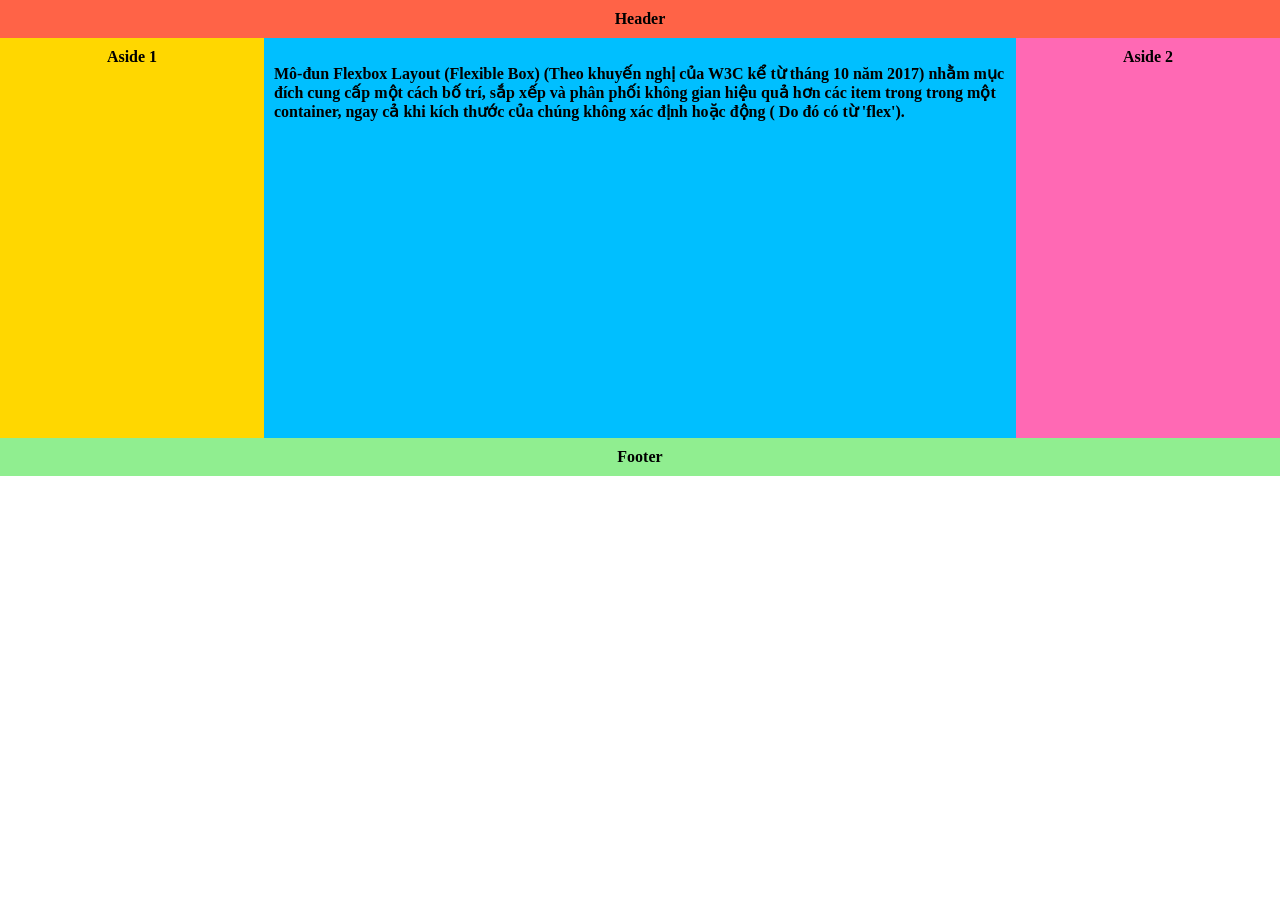
<file: public/assets/Lab/Lab06/Bai_2_Minh_hoa_layout/index.html>
<!DOCTYPE html>
<html>

<head>
	<meta http-equiv="Content-Type" content="text/html; charset=utf-8" />
    <link rel="stylesheet" href="css/style.css">
</head>

<body>
    <div class="wrapper">
        <header class="header-flex-2">Header</header>
        <article class="main">
            <p>Mô-đun Flexbox Layout (Flexible Box) (Theo khuyến nghị của W3C kể từ tháng 10 năm 2017) nhằm mục đích
                cung cấp một cách bố trí, sắp xếp và phân phối không gian hiệu quả hơn các item trong trong một
                container, ngay cả khi kích thước của chúng không xác định hoặc động ( Do đó có từ 'flex').</p>
        </article>
        <aside class="aside aside-1">Aside 1</aside>
        <aside class="aside aside-2">Aside 2</aside>
        <footer class="footer-flex-2">Footer</footer>
    </div>
</body>

</html>
</file>
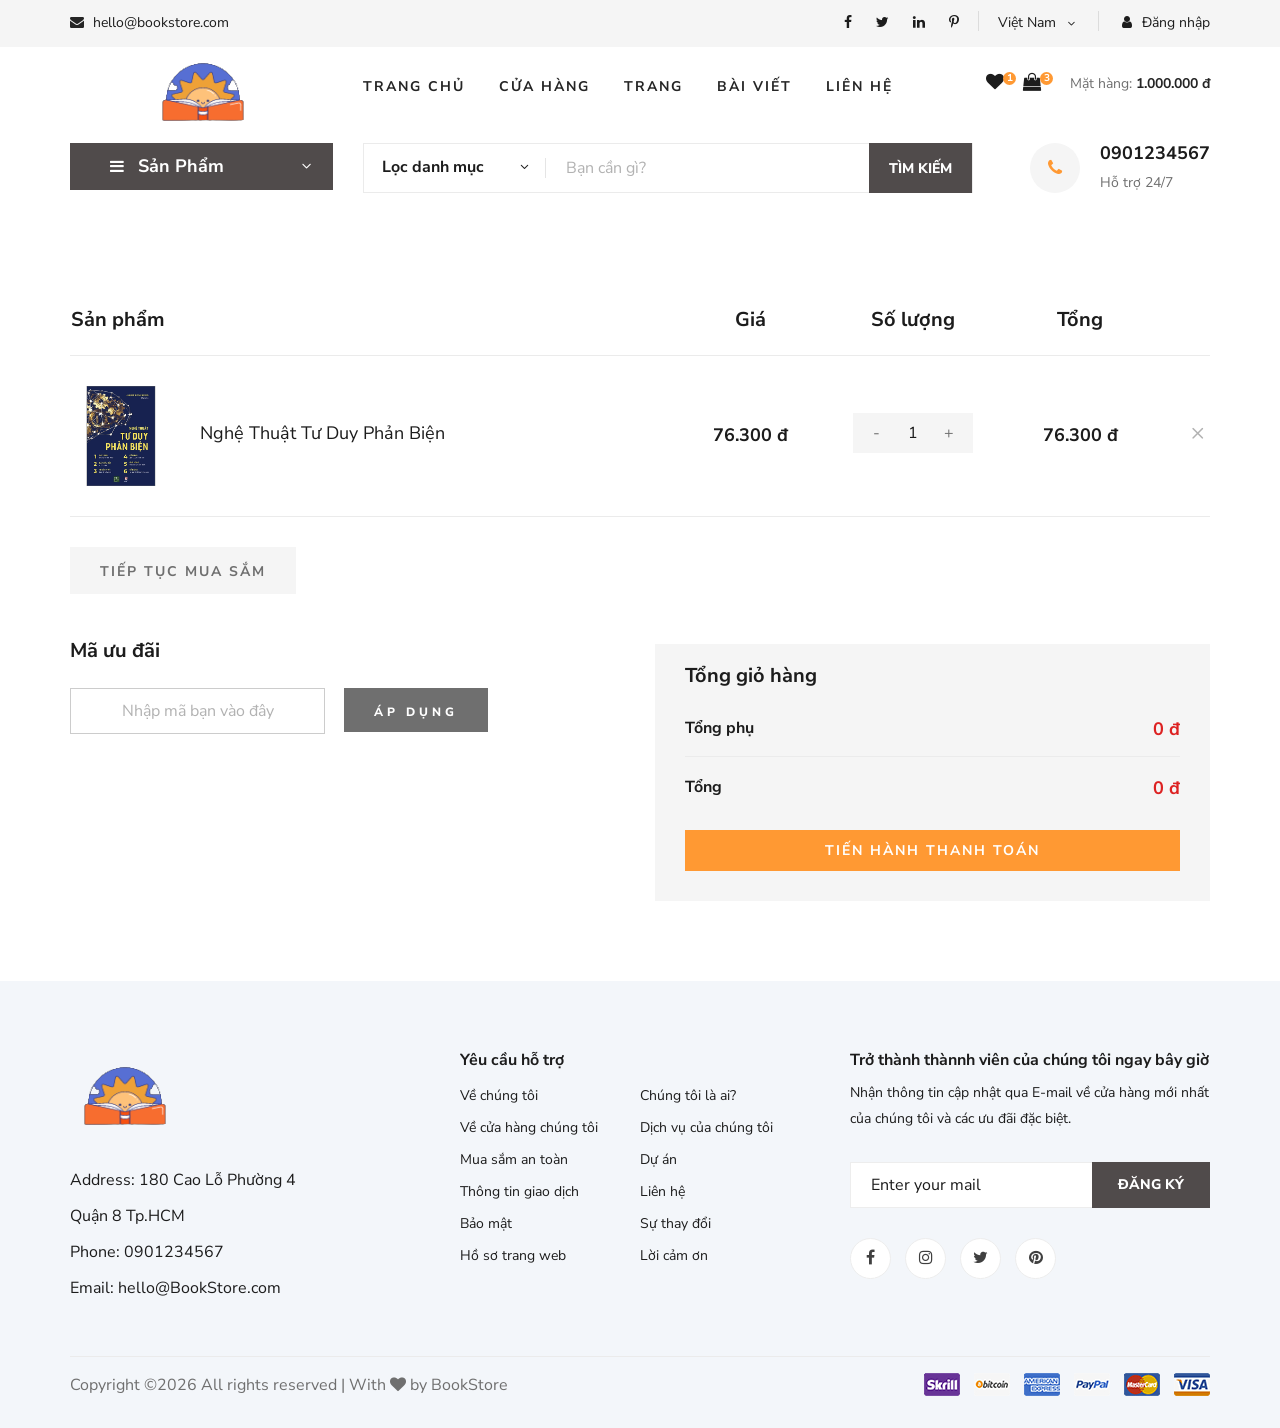
<file: public/assets/Lab/Lab07/Lab07/demo_bai_2/index.html>
<!DOCTYPE html>
<html lang="zxx">

<head>
    <meta charset="UTF-8">
    <meta name="description" content="Ogani Template">
    <meta name="keywords" content="Ogani, unica, creative, html">
    <meta name="viewport" content="width=device-width, initial-scale=1.0">
    <meta http-equiv="X-UA-Compatible" content="ie=edge">
    <title>Nice | BookStore</title>
    
    <!-- Google Font -->
    <link href="https://fonts.googleapis.com/css2?family=Nunito Sans:wght@200;300;400;600;900&display=swap" rel="stylesheet">
    
    <!-- Css Styles -->
    <link rel="stylesheet" href="css/bootstrap.min.css" type="text/css">
    <link rel="stylesheet" href="css/font-awesome.min.css" type="text/css">
    <link rel="stylesheet" href="css/elegant-icons.css" type="text/css">
    <link rel="stylesheet" href="css/nice-select.css" type="text/css">
    <link rel="stylesheet" href="css/jquery-ui.min.css" type="text/css">
    <link rel="stylesheet" href="css/owl.carousel.min.css" type="text/css">
    <link rel="stylesheet" href="css/slicknav.min.css" type="text/css">
    <link rel="stylesheet" href="css/style.css" type="text/css">


</head>

<body>
    <!-- Page Preloder -->
    <div id="preloder">
        <div class="loader"></div>
    </div>

    <!-- Humberger Begin -->
    <div class="humberger__menu__overlay"></div>
    <div class="humberger__menu__wrapper">
        <div class="humberger__menu__logo">
            <a href="#"><img src="img/logo.png" alt=""></a>
        </div>
        <div class="humberger__menu__cart">
            <ul>
                <li><a href="#"><i class="fa fa-heart"></i> <span>1</span></a></li>
                <li><a href="#"><i class="fa fa-shopping-bag"></i> <span>3</span></a></li>
            </ul>
            <div class="header__cart__price">Mặt hàng: <span>1.000.000 đ</span></div>
        </div>
        <div class="humberger__menu__widget">
            <div class="header__top__right__language">
                <div>Việt Nam</div>
                <span class="arrow_carrot-down"></span>
                <ul>
                    <li><a href="#">Spanis</a></li>
                    <li><a href="#">English</a></li>
                </ul>
            </div>
            <div class="header__top__right__auth">
                <a href="#"><i class="fa fa-user"></i> Đăng nhập</a>
            </div>
        </div>
        <nav class="humberger__menu__nav mobile-menu">
            <ul>
                <li><a href="./index.html">Trang chủ</a></li>
                <li><a href="./shop-grid.html">Cửa hàng</a></li>
                <li><a href="#">Trang</a>
                    <ul class="header__menu__dropdown">
                        <li><a href="./shop-details.html">Cửa hàng chi tiết</a></li>
                        <li><a href="./shoping-cart.html">Giỏ hàng</a></li>
                        <li><a href="./checkout.html">Thủ tục thanh toán</a></li>
                        <li><a href="./blog-details.html">Chi tiết bài viết</a></li>
                    </ul>
                </li>
                <li><a href="./blog.html">Bài viết</a></li>
                <li><a href="./contact.html">Liên hệ</a></li>
            </ul>
        </nav>
        <div id="mobile-menu-wrap"></div>
        <div class="header__top__right__social">
            <a href="#"><i class="fa fa-facebook"></i></a>
            <a href="#"><i class="fa fa-twitter"></i></a>
            <a href="#"><i class="fa fa-linkedin"></i></a>
            <a href="#"><i class="fa fa-pinterest-p"></i></a>
        </div>
        <div class="humberger__menu__contact">
            <ul>
                <li><i class="fa fa-envelope"></i> hello@bookstore.com</li>
            </ul>
        </div>
    </div>
    <!-- Humberger End -->

    <!-- Header Section Begin -->
    <header class="header">
        <div class="header__top">
            <div class="container">
                <div class="row">
                    <div class="col-lg-6 col-md-6">
                        <div class="header__top__left">
                            <ul>
                                <li><i class="fa fa-envelope"></i> hello@bookstore.com</li>
                            </ul>
                        </div>
                    </div>
                    <div class="col-lg-6 col-md-6">
                        <div class="header__top__right">
                            <div class="header__top__right__social">
                                <a href="#"><i class="fa fa-facebook"></i></a>
                                <a href="#"><i class="fa fa-twitter"></i></a>
                                <a href="#"><i class="fa fa-linkedin"></i></a>
                                <a href="#"><i class="fa fa-pinterest-p"></i></a>
                            </div>
                            <div class="header__top__right__language">
                                <div>Việt Nam</div>
                                <span class="arrow_carrot-down"></span>
                                <ul>
                                    <li><a href="#">Spanis</a></li>
                                    <li><a href="#">English</a></li>
                                </ul>
                            </div>
                            <div class="header__top__right__auth">
                                <a href="#"><i class="fa fa-user"></i> Đăng nhập</a>
                            </div>
                        </div>
                    </div>
                </div>
            </div>
        </div>
        <div class="container">
            <div class="row">
                <div class="col-lg-3">
                    <div class="header__logo">
                        <a href="./index.html"><img src="img/logo.png" alt=""></a>
                    </div>
                </div>
                <div class="col-lg-6">
                    <nav class="header__menu">
                        <ul class="ul-menu">
                            <li><a href="./index.html">Trang chủ</a></li>
                            <li><a href="./shop-grid.html">Cửa hàng</a></li>
                            <li><a href="#">Trang</a>
                                <ul class="header__menu__dropdown">
                                    <li><a href="./shop-details.html">Cửa hàng chi tiết</a></li>
                                    <li><a href="./shoping-cart.html">Giỏ hàng</a></li>
                                    <li><a href="./checkout.html">Thủ tục thanh toán</a></li>
                                    <li><a href="./blog-details.html">Chi tiết bài viết</a></li>
                                </ul>
                            </li>
                            <li><a href="./blog.html">Bài viết</a></li>
                            <li><a href="./contact.html">Liên hệ</a></li>
                        </ul>
                    </nav>
                </div>
                <div class="col-lg-3">
                    <div class="header__cart">
                        <ul>
                            <li><a href="#"><i class="fa fa-heart"></i> <span>1</span></a></li>
                            <li><a href="#"><i class="fa fa-shopping-bag"></i> <span>3</span></a></li>
                        </ul>
                        <div class="header__cart__price">Mặt hàng: <span>1.000.000 đ</span></div>
                    </div>
                </div>
            </div>
            <div class="humberger__open">
                <i class="fa fa-bars"></i>
            </div>
        </div>
    </header>
    <!-- Header Section End -->

    <!-- Hero Section Begin -->
    <section class="hero hero-normal">
        <div class="container">
            <div class="row">
                <div class="col-lg-3">
                    <div class="hero__categories">
                        <div class="hero__categories__all">
                            <i class="fa fa-bars"></i>
                            <span>Sản Phẩm</span>
                        </div>
                        <ul>
                            <li><a href="#">Văn học</a></li>
                            <li><a href="#">Kinh tế</a></li>
                            <li><a href="#">Thiếu nhi</a></li>
                            <li><a href="#">Kĩ năng sống</a></li>
                            <li><a href="#">Giáo khoa</a></li>
                            <li><a href="#">Từ điển</a></li>
                            <li><a href="#">Lịch sử</a></li>
                            <li><a href="#">Y học</a></li>
                            <li><a href="#">Tạp chí</a></li>
                            <li><a href="#">Ngoại ngữ</a></li>
                            <li><a href="#">Giáo trình</a></li>
                        </ul>
                    </div>
                </div>
                <div class="col-lg-9">
                    <div class="hero__search">
                        <div class="hero__search__form">
                            <form action="#">
                                <div class="hero__search__categories">
                                    Lọc danh mục
                                    <span class="arrow_carrot-down"></span>
                                </div>
                                <input type="text" placeholder="Bạn cần gì?">
                                <button type="submit" class="site-btn">TÌM KIẾM</button>
                            </form>
                        </div>
                        <div class="hero__search__phone">
                            <div class="hero__search__phone__icon">
                                <i class="fa fa-phone"></i>
                            </div>
                            <div class="hero__search__phone__text">
                                <h5>0901234567</h5>
                                <span>Hỗ trợ 24/7 </span>
                            </div>
                        </div>
                    </div>
                </div>
            </div>
        </div>
    </section>
    <!-- Hero Section End -->

    <!-- Shoping Cart Section Begin -->
    <section class="shoping-cart spad">
        <div class="container">
            <div class="row">
                <div class="col-lg-12">
                    <div class="shoping__cart__table">
                        <table>
                            <thead>
                                <tr>
                                    <th class="shoping__product">Sản phẩm</th>
                                    <th>Giá</th>
                                    <th>Số lượng</th>
                                    <th>Tổng</th>
                                    <th></th>
                                </tr>
                            </thead>
                            <tbody>
                                <tr>
                                    <td class="shoping__cart__item">
                                        <img src="img/featured/Book_2.jpg" alt="" width="100px">
                                        <h5>Nghệ Thuật Tư Duy Phản Biện</h5>
                                    </td>
                                    <td class="shoping__cart__price">
                                        76.300 đ
                                    </td>
                                    <td class="shoping__cart__quantity">
                                        <div class="quantity">
                                            <div class="pro-qty">
                                                <input value="1" id="quantity" >
                                            </div>
                                        </div>
                                    </td>
                                    <td class="shoping__cart__total" id="total">
                                        76.300 đ
                                    </td>
                                    <td class="shoping__cart__item__close">
                                        <span class="icon_close"></span>
                                    </td>
                                </tr>
                            </tbody>
                        </table>
                    </div>
                </div>
            </div>
            <div class="row">
                <div class="col-lg-12">
                    <div class="shoping__cart__btns">
                        <a href="#" class="primary-btn cart-btn">TIẾP TỤC MUA SẮM</a>
                    </div>
                </div>
                <div class="col-lg-6">
                    <div class="shoping__continue">
                        <div class="shoping__discount">
                            <h5>Mã ưu đãi</h5>
                            <form action="#">
                                <input type="text" placeholder="Nhập mã bạn vào đây">
                                <button type="submit" class="site-btn">ÁP DỤNG</button>
                            </form>
                        </div>
                    </div>
                </div>
                <div class="col-lg-6">
                    <div class="shoping__checkout">
                        <h5>Tổng giỏ hàng</h5>
                        <ul>
                            <li>Tổng phụ <span>0 đ</span></li>
                            <li>Tổng <span>0 đ</span></li>
                        </ul>
                        <a href="#" class="primary-btn">Tiến hành thanh toán</a>
                    </div>
                </div>
            </div>
        </div>
    </section>
    <!-- Shoping Cart Section End -->


    <!-- Footer Section Begin -->
    <footer class="footer spad">
        <div class="container">
            <div class="row">
                <div class="col-lg-3 col-md-6 col-sm-6">
                    <div class="footer__about">
                        <div class="footer__about__logo">
                            <a href="./index.html"><img src="img/logo.png" alt=""></a>
                        </div>
                        <ul>
                            <li>Address: 180 Cao Lỗ Phường 4 Quận 8 Tp.HCM</li>
                            <li>Phone: 0901234567</li>
                            <li>Email: hello@BookStore.com</li>
                        </ul>
                    </div>
                </div>
                <div class="col-lg-4 col-md-6 col-sm-6 offset-lg-1">
                    <div class="footer__widget">
                        <h6>
                            Yêu cầu hỗ trợ</h6>
                        <ul>
                            <li><a href="#">Về chúng tôi</a></li>
                            <li><a href="#">Về cửa hàng chúng tôi</a></li>
                            <li><a href="#">Mua sắm an toàn</a></li>
                            <li><a href="#">Thông tin giao dịch</a></li>
                            <li><a href="#">Bảo mật</a></li>
                            <li><a href="#">Hồ sơ trang web</a></li>
                        </ul>
                        <ul>
                            <li><a href="#">Chúng tôi là ai?</a></li>
                            <li><a href="#">Dịch vụ của chúng tôi</a></li>
                            <li><a href="#">Dự án</a></li>
                            <li><a href="#">Liên hệ</a></li>
                            <li><a href="#">Sự thay đổi</a></li>
                            <li><a href="#">Lời cảm ơn</a></li>
                        </ul>
                    </div>
                </div>
                <div class="col-lg-4 col-md-12">
                    <div class="footer__widget">
                        <h6>Trở thành thànnh viên của chúng tôi ngay bây giờ</h6>
                        <p>Nhận thông tin cập nhật qua E-mail về cửa hàng mới nhất của chúng tôi và các ưu đãi đặc biệt.</p>
                        <form action="#">
                            <input type="text" placeholder="Enter your mail">
                            <button type="submit" class="site-btn">Đăng ký</button>
                        </form>
                        <div class="footer__widget__social">
                            <a href="#"><i class="fa fa-facebook"></i></a>
                            <a href="#"><i class="fa fa-instagram"></i></a>
                            <a href="#"><i class="fa fa-twitter"></i></a>
                            <a href="#"><i class="fa fa-pinterest"></i></a>
                        </div>
                    </div>
                </div>
            </div>
            <div class="row">
                <div class="col-lg-12">
                    <div class="footer__copyright">
                        <div class="footer__copyright__text"><p>
  Copyright &copy;<script>document.write(new Date().getFullYear());</script> All rights reserved | With <i class="fa fa-heart" aria-hidden="true"></i> by BookStore</a>
  </p></div>
                        <div class="footer__copyright__payment"><img src="img/payment-item.png" alt=""></div>
                    </div>
                </div>
            </div>
        </div>
    </footer>
    <!-- Footer Section End -->

    <!-- Js Plugins -->
    <script src="js/jquery-3.3.1.min.js"></script>
    <script src="js/bootstrap.min.js"></script>
    <script src="js/jquery.nice-select.min.js"></script>
    <script src="js/jquery-ui.min.js"></script>
    <script src="js/jquery.slicknav.js"></script>
    <script src="js/mixitup.min.js"></script>
    <script src="js/owl.carousel.min.js"></script>
    <script src="js/main.js"></script>


</body>

</html>
</file>
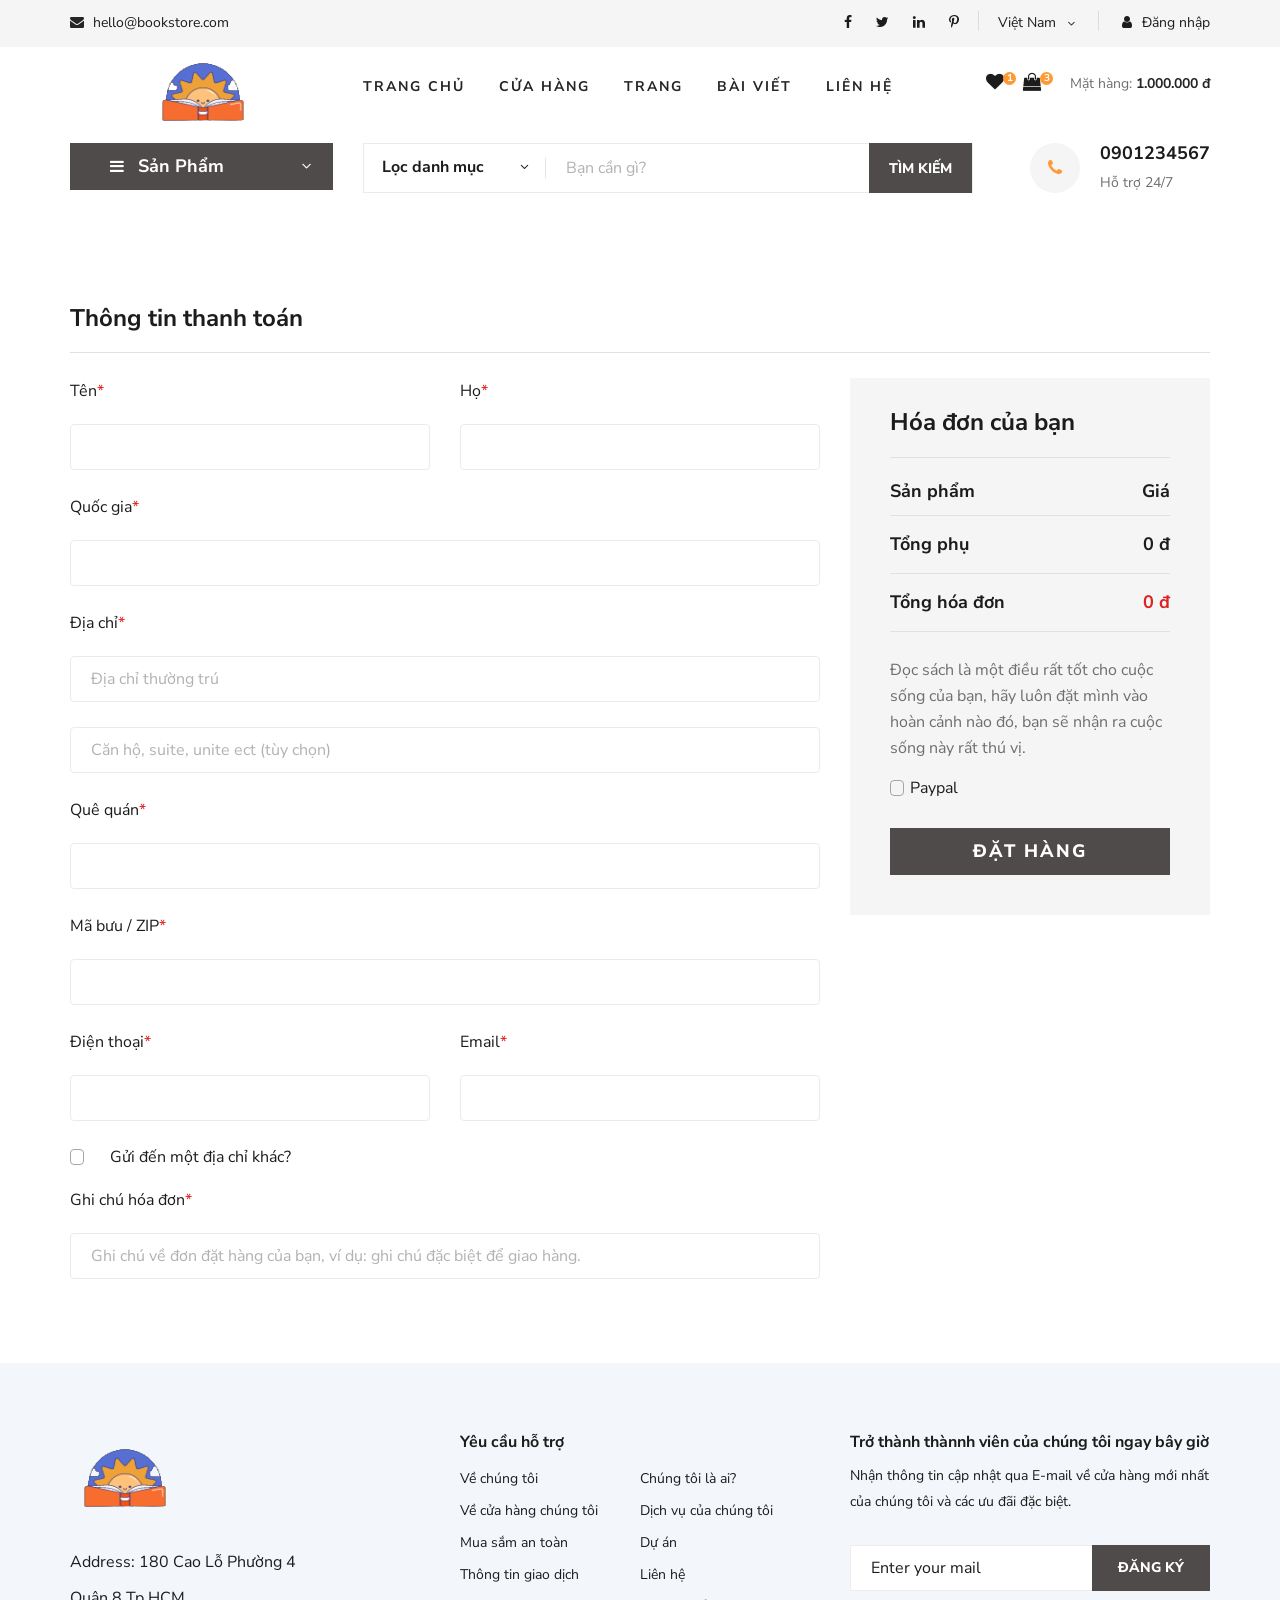
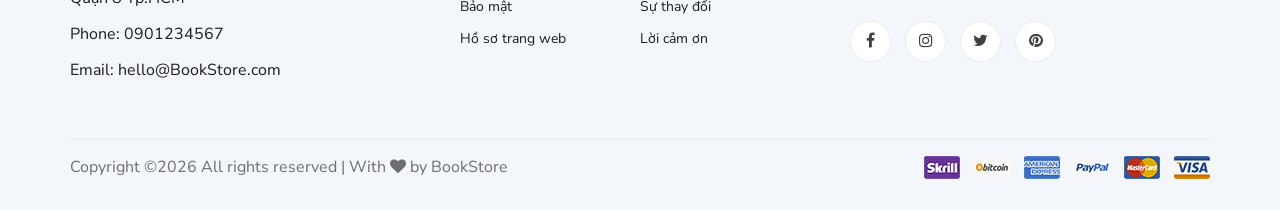
<file: public/assets/Lab/Lab07/Lab07/Vi_du/index.html>
<!DOCTYPE html>
<html lang="zxx">

<head>
    <meta charset="UTF-8">
    <meta name="description" content="Ogani Template">
    <meta name="keywords" content="Ogani, unica, creative, html">
    <meta name="viewport" content="width=device-width, initial-scale=1.0">
    <meta http-equiv="X-UA-Compatible" content="ie=edge">
    <title>Nice | BookStore</title>
    
    <!-- Google Font -->
    <link href="https://fonts.googleapis.com/css2?family=Nunito Sans:wght@200;300;400;600;900&display=swap" rel="stylesheet">
    
    <!-- Css Styles -->
    <link rel="stylesheet" href="css/bootstrap.min.css" type="text/css">
    <link rel="stylesheet" href="css/font-awesome.min.css" type="text/css">
    <link rel="stylesheet" href="css/elegant-icons.css" type="text/css">
    <link rel="stylesheet" href="css/nice-select.css" type="text/css">
    <link rel="stylesheet" href="css/jquery-ui.min.css" type="text/css">
    <link rel="stylesheet" href="css/owl.carousel.min.css" type="text/css">
    <link rel="stylesheet" href="css/slicknav.min.css" type="text/css">
    <link rel="stylesheet" href="css/style.css" type="text/css">


    <style>
        .error-message {
            color: red;
            font-size: 14px; 
            margin-top: 5px; 
        }
    </style>
</head>

<body>
    <!-- Page Preloder -->
    <div id="preloder">
        <div class="loader"></div>
    </div>

    <!-- Humberger Begin -->
    <div class="humberger__menu__overlay"></div>
    <div class="humberger__menu__wrapper">
        <div class="humberger__menu__logo">
            <a href="#"><img src="img/logo.png" alt=""></a>
        </div>
        <div class="humberger__menu__cart">
            <ul>
                <li><a href="#"><i class="fa fa-heart"></i> <span>1</span></a></li>
                <li><a href="#"><i class="fa fa-shopping-bag"></i> <span>3</span></a></li>
            </ul>
            <div class="header__cart__price">Mặt hàng: <span>1.000.000 đ</span></div>
        </div>
        <div class="humberger__menu__widget">
            <div class="header__top__right__language">
                <div>Việt Nam</div>
                <span class="arrow_carrot-down"></span>
                <ul>
                    <li><a href="#">Spanis</a></li>
                    <li><a href="#">English</a></li>
                </ul>
            </div>
            <div class="header__top__right__auth">
                <a href="#"><i class="fa fa-user"></i> Đăng nhập</a>
            </div>
        </div>
        <nav class="humberger__menu__nav mobile-menu">
            <ul>
                <li><a href="./index.html">Trang chủ</a></li>
                <li><a href="./shop-grid.html">Cửa hàng</a></li>
                <li><a href="#">Trang</a>
                    <ul class="header__menu__dropdown">
                        <li><a href="./shop-details.html">Cửa hàng chi tiết</a></li>
                        <li><a href="./shoping-cart.html">Giỏ hàng</a></li>
                        <li><a href="./checkout.html">Thủ tục thanh toán</a></li>
                        <li><a href="./blog-details.html">Chi tiết bài viết</a></li>
                    </ul>
                </li>
                <li><a href="./blog.html">Bài viết</a></li>
                <li><a href="./contact.html">Liên hệ</a></li>
            </ul>
        </nav>
        <div id="mobile-menu-wrap"></div>
        <div class="header__top__right__social">
            <a href="#"><i class="fa fa-facebook"></i></a>
            <a href="#"><i class="fa fa-twitter"></i></a>
            <a href="#"><i class="fa fa-linkedin"></i></a>
            <a href="#"><i class="fa fa-pinterest-p"></i></a>
        </div>
        <div class="humberger__menu__contact">
            <ul>
                <li><i class="fa fa-envelope"></i> hello@bookstore.com</li>
            </ul>
        </div>
    </div>
    <!-- Humberger End -->

    <!-- Header Section Begin -->
    <header class="header">
        <div class="header__top">
            <div class="container">
                <div class="row">
                    <div class="col-lg-6 col-md-6">
                        <div class="header__top__left">
                            <ul>
                                <li><i class="fa fa-envelope"></i> hello@bookstore.com</li>
                            </ul>
                        </div>
                    </div>
                    <div class="col-lg-6 col-md-6">
                        <div class="header__top__right">
                            <div class="header__top__right__social">
                                <a href="#"><i class="fa fa-facebook"></i></a>
                                <a href="#"><i class="fa fa-twitter"></i></a>
                                <a href="#"><i class="fa fa-linkedin"></i></a>
                                <a href="#"><i class="fa fa-pinterest-p"></i></a>
                            </div>
                            <div class="header__top__right__language">
                                <div>Việt Nam</div>
                                <span class="arrow_carrot-down"></span>
                                <ul>
                                    <li><a href="#">Spanis</a></li>
                                    <li><a href="#">English</a></li>
                                </ul>
                            </div>
                            <div class="header__top__right__auth">
                                <a href="#"><i class="fa fa-user"></i> Đăng nhập</a>
                            </div>
                        </div>
                    </div>
                </div>
            </div>
        </div>
        <div class="container">
            <div class="row">
                <div class="col-lg-3">
                    <div class="header__logo">
                        <a href="./index.html"><img src="img/logo.png" alt=""></a>
                    </div>
                </div>
                <div class="col-lg-6">
                    <nav class="header__menu">
                        <ul class="ul-menu">
                            <li><a href="./index.html">Trang chủ</a></li>
                            <li><a href="./shop-grid.html">Cửa hàng</a></li>
                            <li><a href="#">Trang</a>
                                <ul class="header__menu__dropdown">
                                    <li><a href="./shop-details.html">Cửa hàng chi tiết</a></li>
                                    <li><a href="./shoping-cart.html">Giỏ hàng</a></li>
                                    <li><a href="./checkout.html">Thủ tục thanh toán</a></li>
                                    <li><a href="./blog-details.html">Chi tiết bài viết</a></li>
                                </ul>
                            </li>
                            <li><a href="./blog.html">Bài viết</a></li>
                            <li><a href="./contact.html">Liên hệ</a></li>
                        </ul>
                    </nav>
                </div>
                <div class="col-lg-3">
                    <div class="header__cart">
                        <ul>
                            <li><a href="#"><i class="fa fa-heart"></i> <span>1</span></a></li>
                            <li><a href="#"><i class="fa fa-shopping-bag"></i> <span>3</span></a></li>
                        </ul>
                        <div class="header__cart__price">Mặt hàng: <span>1.000.000 đ</span></div>
                    </div>
                </div>
            </div>
            <div class="humberger__open">
                <i class="fa fa-bars"></i>
            </div>
        </div>
    </header>
    <!-- Header Section End -->

    <!-- Hero Section Begin -->
    <section class="hero hero-normal">
        <div class="container">
            <div class="row">
                <div class="col-lg-3">
                    <div class="hero__categories">
                        <div class="hero__categories__all">
                            <i class="fa fa-bars"></i>
                            <span>Sản Phẩm</span>
                        </div>
                        <ul>
                            <li><a href="#">Văn học</a></li>
                            <li><a href="#">Kinh tế</a></li>
                            <li><a href="#">Thiếu nhi</a></li>
                            <li><a href="#">Kĩ năng sống</a></li>
                            <li><a href="#">Giáo khoa</a></li>
                            <li><a href="#">Từ điển</a></li>
                            <li><a href="#">Lịch sử</a></li>
                            <li><a href="#">Y học</a></li>
                            <li><a href="#">Tạp chí</a></li>
                            <li><a href="#">Ngoại ngữ</a></li>
                            <li><a href="#">Giáo trình</a></li>
                        </ul>
                    </div>
                </div>
                <div class="col-lg-9">
                    <div class="hero__search">
                        <div class="hero__search__form">
                            <form action="#">
                                <div class="hero__search__categories">
                                    Lọc danh mục
                                    <span class="arrow_carrot-down"></span>
                                </div>
                                <input type="text" placeholder="Bạn cần gì?">
                                <button type="submit" class="site-btn">TÌM KIẾM</button>
                            </form>
                        </div>
                        <div class="hero__search__phone">
                            <div class="hero__search__phone__icon">
                                <i class="fa fa-phone"></i>
                            </div>
                            <div class="hero__search__phone__text">
                                <h5>0901234567</h5>
                                <span>Hỗ trợ 24/7 </span>
                            </div>
                        </div>
                    </div>
                </div>
            </div>
        </div>
    </section>
    <!-- Hero Section End -->

     <!-- Checkout Section Begin -->
     <section class="checkout spad">
        <div class="container">
            <div class="checkout__form">
                <h4>Thông tin thanh toán</h4>
                <form id="checkoutForm" action="#">
                    <div class="row">
                        <div class="col-lg-8 col-md-6">
                            <div class="row">
                                <div class="col-lg-6">
                                    <div class="checkout__input">
                                        <p>Tên<span>*</span></p>
                                        <input type="text" id="firstNameInput">
                                        <div class="error-message" id="firstNameErrorMessage"></div>
                                    </div>
                                </div>
                                <div class="col-lg-6">
                                    <div class="checkout__input">
                                        <p>Họ<span>*</span></p>
                                        <input type="text" id="lastNameInput">
                                        <div class="error-message" id="lastNameErrorMessage"></div>
                                    </div>
                                </div>
                            </div>
                            <div class="checkout__input">
                                <p>Quốc gia<span>*</span></p>
                                <input type="text" id="nationInput">
                                <div class="error-message" id="nationErrorMessage"></div>
                            </div>
                            <div class="checkout__input">
                                <p>Địa chỉ<span>*</span></p>
                                <input type="text" placeholder="Địa chỉ thường trú" class="checkout__input__add" id="adresseInput">
                                <div class="error-message" id="adresseErrorMessage"></div>
                                <input type="text" placeholder="Căn hộ, suite, unite ect (tùy chọn)" id="suiteInput">
                                <div class="error-message" id="suiteErrorMessage"></div>
                            </div>
                            <div class="checkout__input">
                                <p>Quê quán<span>*</span></p>
                                <input type="text" id="countryInput">
                                <div class="error-message" id="countryErrorMessage"></div>
                            </div>
                            <div class="checkout__input">
                                <p>Mã bưu / ZIP<span>*</span></p>
                                <input type="text" id="zipInput">
                                <div class="error-message" id="zipErrorMessage"></div>
                            </div>
                            <div class="row">
                                <div class="col-lg-6">
                                    <div class="checkout__input">
                                        <p>Điện thoại<span>*</span></p>
                                        <input type="text" id="numInput">
                                        <div class="error-message" id="numErrorMessage"></div>
                                    </div>
                                </div>
                                <div class="col-lg-6">
                                    <div class="checkout__input">
                                        <p>Email<span>*</span></p>
                                        <input type="text" id="emailInput">
                                        <div class="error-message" id="emailErrorMessage"></div>
                                    </div>
                                </div>
                            </div>
                           
                            <div class="checkout__input__checkbox">
                                <label for="diff-acc">
                                    Gửi đến một địa chỉ khác?
                                    <input type="checkbox" id="diff-acc">
                                    <span class="checkmark"></span>
                                </label>
                            </div>
                            <div class="checkout__input">
                                <p>Ghi chú hóa đơn<span>*</span></p>
                                <input type="text" placeholder="Ghi chú về đơn đặt hàng của bạn, ví dụ: ghi chú đặc biệt để giao hàng." id="noteInput">
                                <div class="error-message" id="noteErrorMessage"></div>
                            </div>
                        </div>
                        <div class="col-lg-4 col-md-6">
                            <div class="checkout__order">
                                <h4>Hóa đơn của bạn</h4>
                                <div class="checkout__order__products">Sản phẩm <span>Giá</span></div>
                               
                                <div class="checkout__order__subtotal">Tổng phụ <span>0 đ</span></div>
                                <div class="checkout__order__total">Tổng hóa đơn <span>0 đ</span></div>
                                <p>Đọc sách là một điều rất tốt cho cuộc sống của bạn, hãy luôn đặt mình vào hoàn cảnh nào đó, bạn sẽ
                                    nhận ra cuộc sống này rất thú vị.
                                </p>
                                <div class="checkout__input__checkbox">
                                    <label for="paypal">
                                        Paypal
                                        <input type="checkbox" id="paypal">
                                        <span class="checkmark"></span>
                                    </label>
                                </div>
                                <button type="button" class="site-btn" onclick="validateForm()">Đặt hàng</button>
                            </div>
                        </div>
                    </div>
                </form>
            </div>
        </div>
    </section>
    <!-- Checkout Section End -->


    <!-- Footer Section Begin -->
    <footer class="footer spad">
        <div class="container">
            <div class="row">
                <div class="col-lg-3 col-md-6 col-sm-6">
                    <div class="footer__about">
                        <div class="footer__about__logo">
                            <a href="./index.html"><img src="img/logo.png" alt=""></a>
                        </div>
                        <ul>
                            <li>Address: 180 Cao Lỗ Phường 4 Quận 8 Tp.HCM</li>
                            <li>Phone: 0901234567</li>
                            <li>Email: hello@BookStore.com</li>
                        </ul>
                    </div>
                </div>
                <div class="col-lg-4 col-md-6 col-sm-6 offset-lg-1">
                    <div class="footer__widget">
                        <h6>
                            Yêu cầu hỗ trợ</h6>
                        <ul>
                            <li><a href="#">Về chúng tôi</a></li>
                            <li><a href="#">Về cửa hàng chúng tôi</a></li>
                            <li><a href="#">Mua sắm an toàn</a></li>
                            <li><a href="#">Thông tin giao dịch</a></li>
                            <li><a href="#">Bảo mật</a></li>
                            <li><a href="#">Hồ sơ trang web</a></li>
                        </ul>
                        <ul>
                            <li><a href="#">Chúng tôi là ai?</a></li>
                            <li><a href="#">Dịch vụ của chúng tôi</a></li>
                            <li><a href="#">Dự án</a></li>
                            <li><a href="#">Liên hệ</a></li>
                            <li><a href="#">Sự thay đổi</a></li>
                            <li><a href="#">Lời cảm ơn</a></li>
                        </ul>
                    </div>
                </div>
                <div class="col-lg-4 col-md-12">
                    <div class="footer__widget">
                        <h6>Trở thành thànnh viên của chúng tôi ngay bây giờ</h6>
                        <p>Nhận thông tin cập nhật qua E-mail về cửa hàng mới nhất của chúng tôi và các ưu đãi đặc biệt.</p>
                        <form action="#">
                            <input type="text" placeholder="Enter your mail">
                            <button type="submit" class="site-btn">Đăng ký</button>
                        </form>
                        <div class="footer__widget__social">
                            <a href="#"><i class="fa fa-facebook"></i></a>
                            <a href="#"><i class="fa fa-instagram"></i></a>
                            <a href="#"><i class="fa fa-twitter"></i></a>
                            <a href="#"><i class="fa fa-pinterest"></i></a>
                        </div>
                    </div>
                </div>
            </div>
            <div class="row">
                <div class="col-lg-12">
                    <div class="footer__copyright">
                        <div class="footer__copyright__text"><p>
  Copyright &copy;<script>document.write(new Date().getFullYear());</script> All rights reserved | With <i class="fa fa-heart" aria-hidden="true"></i> by BookStore</a>
  </p></div>
                        <div class="footer__copyright__payment"><img src="img/payment-item.png" alt=""></div>
                    </div>
                </div>
            </div>
        </div>
    </footer>
    <!-- Footer Section End -->

    <!-- Js Plugins -->
    <script src="js/jquery-3.3.1.min.js"></script>
    <script src="js/bootstrap.min.js"></script>
    <script src="js/jquery.nice-select.min.js"></script>
    <script src="js/jquery-ui.min.js"></script>
    <script src="js/jquery.slicknav.js"></script>
    <script src="js/mixitup.min.js"></script>
    <script src="js/owl.carousel.min.js"></script>
    <script src="js/main.js"></script>



    <!-- JavaScript -->
    <script>
        function validateForm() {
    // 1. Lấy giá trị từ các ô input
    var firstName = document.getElementById('firstNameInput').value.trim();
    var lastName = document.getElementById('lastNameInput').value.trim();
    var nation = document.getElementById('nationInput').value.trim();
    var address = document.getElementById('adresseInput').value.trim();
    var suite = document.getElementById('suiteInput').value.trim();
    var country = document.getElementById('countryInput').value.trim();
    var zip = document.getElementById('zipInput').value.trim();
    var num = document.getElementById('numInput').value.trim();
    var email = document.getElementById('emailInput').value.trim();
    var note = document.getElementById('noteInput').value.trim();

    var isValid = true;

    // 2. Hàm kiểm tra chung để hiển thị lỗi
    function checkEmpty(value, errorId, message) {
        if (value === '') {
            document.getElementById(errorId).textContent = message;
            return false;
        } else {
            document.getElementById(errorId).textContent = '';
            return true;
        }
    }

    // 3. Thực hiện kiểm tra từng ô
    if (!checkEmpty(firstName, 'firstNameErrorMessage', 'Vui lòng nhập tên của bạn.')) isValid = false;
    if (!checkEmpty(lastName, 'lastNameErrorMessage', 'Vui lòng nhập họ của bạn.')) isValid = false;
    if (!checkEmpty(nation, 'nationErrorMessage', 'Vui lòng nhập quốc gia của bạn.')) isValid = false;
    if (!checkEmpty(address, 'adresseErrorMessage', 'Vui lòng nhập địa chỉ của bạn.')) isValid = false;
    if (!checkEmpty(suite, 'suiteErrorMessage', 'Vui lòng nhập nơi của bạn.')) isValid = false;
    if (!checkEmpty(country, 'countryErrorMessage', 'Vui lòng nhập quê quán của bạn.')) isValid = false;
    if (!checkEmpty(zip, 'zipErrorMessage', 'Vui lòng nhập mã bưu của bạn.')) isValid = false;
    if (!checkEmpty(num, 'numErrorMessage', 'Vui lòng nhập số điện thoại của bạn.')) isValid = false;
    if (!checkEmpty(note, 'noteErrorMessage', 'Vui lòng nhập ghi chú đơn hàng.')) isValid = false;

    // Kiểm tra Email định dạng hợp lệ
    if (email === '') {
        document.getElementById('emailErrorMessage').textContent = 'Vui lòng nhập email.';
        isValid = false;
    } else if (!validateEmail(email)) {
        document.getElementById('emailErrorMessage').textContent = 'Vui lòng nhập một địa chỉ email hợp lệ.';
        isValid = false;
    } else {
        document.getElementById('emailErrorMessage').textContent = '';
    }

    // 4. Nếu tất cả đều hợp lệ
    if (isValid) {
        alert('Đặt hàng thành công!');
    }
}

function validateEmail(email) {
    var emailRegex = /\S+@\S+\.\S+/;
    return emailRegex.test(email);
}
    
    </script>
    
</body>

</html>
</file>
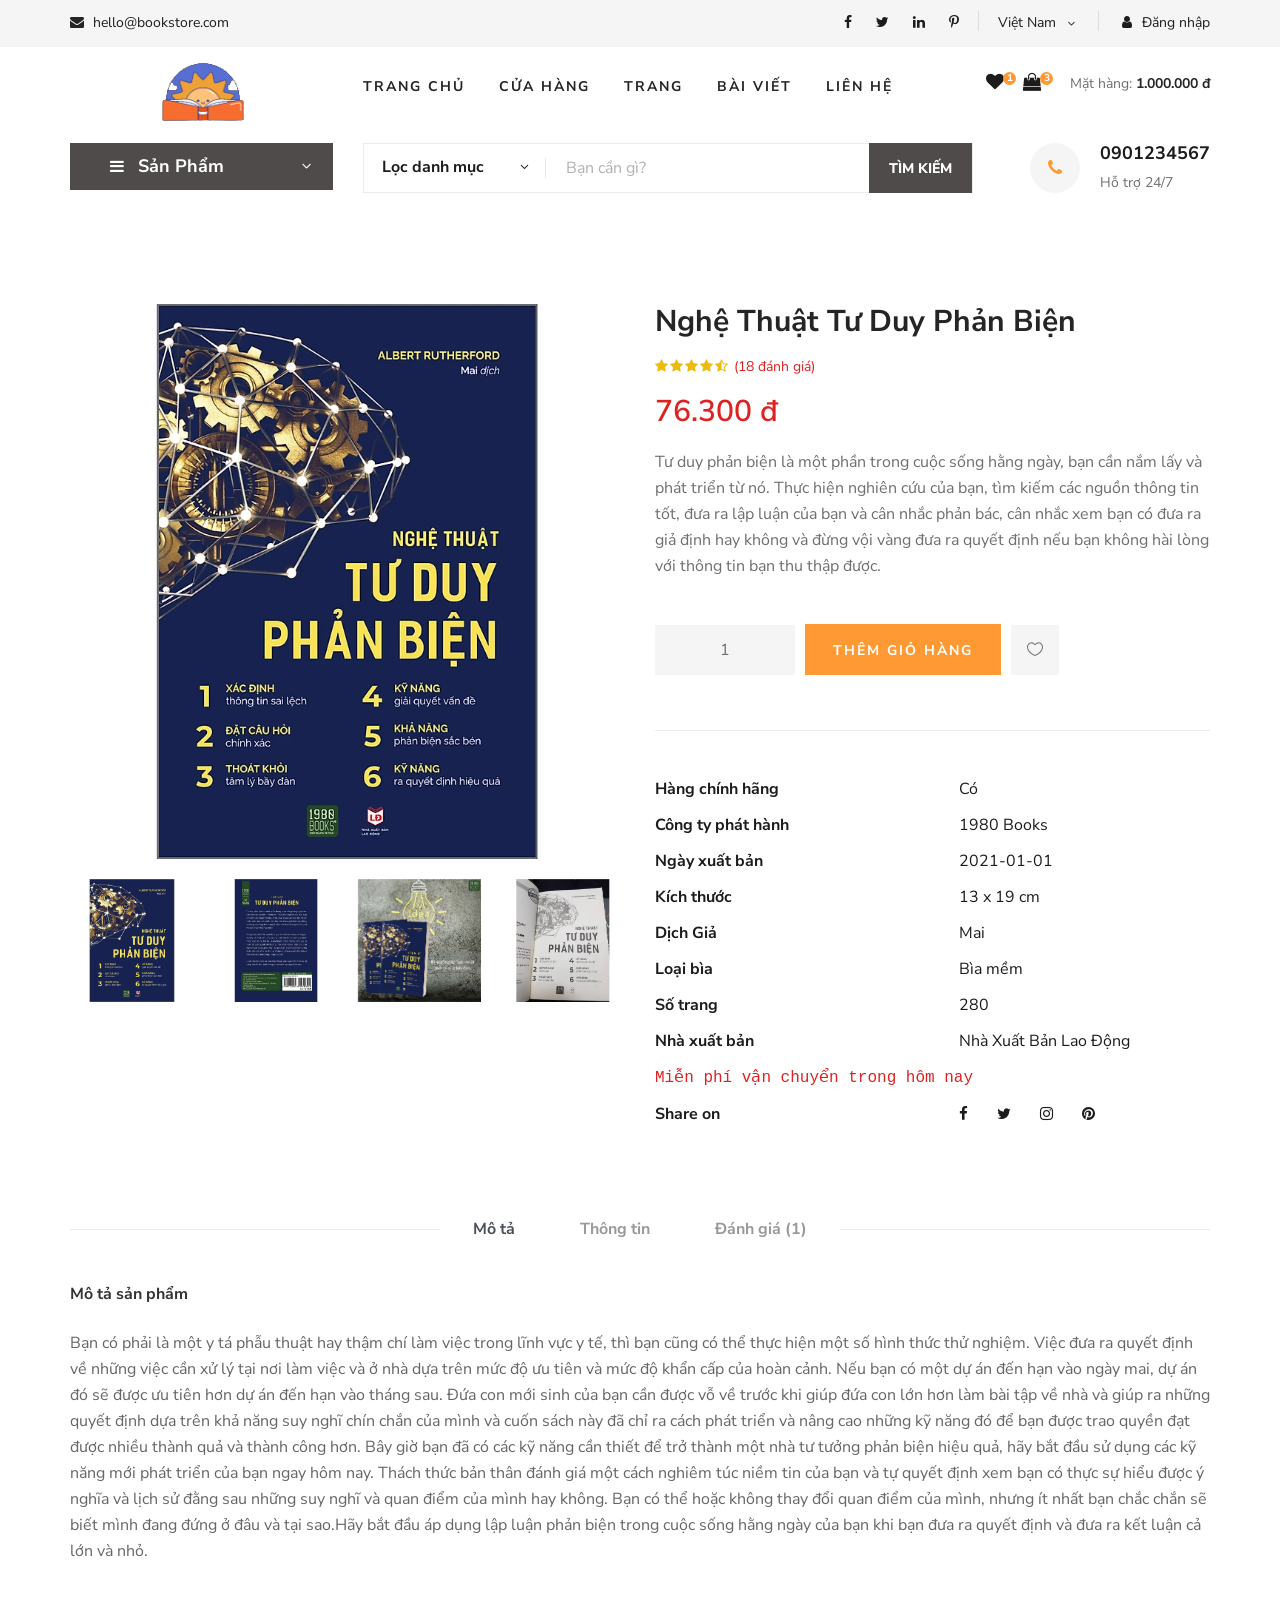
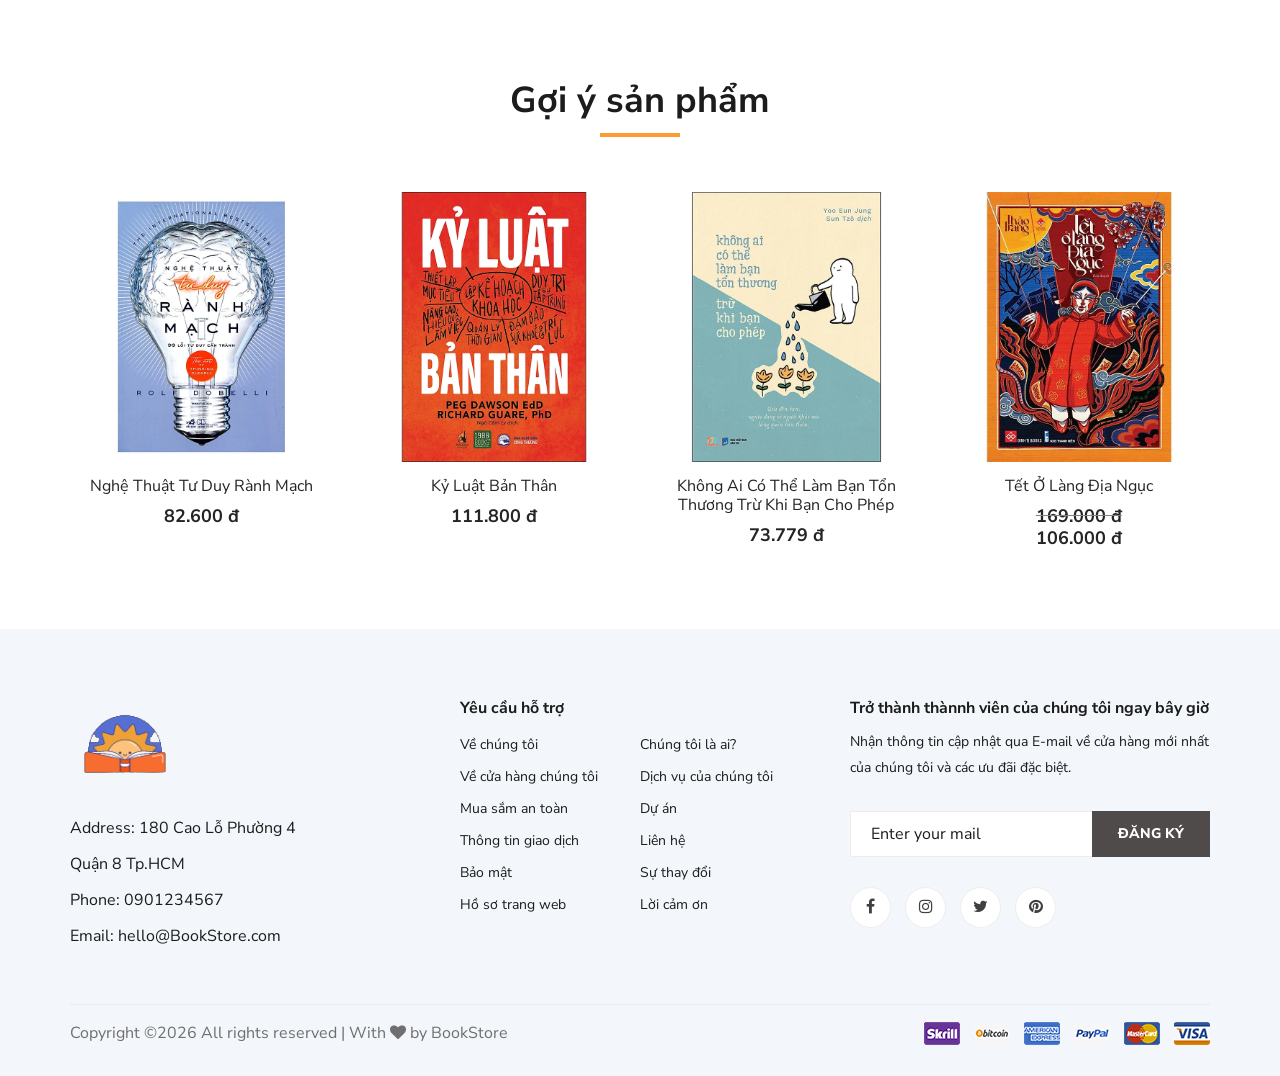
<file: public/assets/Lab/Lab08/Lab08/Vi_du_2/index.html>
<!DOCTYPE html>
<html lang="zxx">

<head>
    <meta charset="UTF-8">
    <meta name="description" content="Ogani Template">
    <meta name="keywords" content="Ogani, unica, creative, html">
    <meta name="viewport" content="width=device-width, initial-scale=1.0">
    <meta http-equiv="X-UA-Compatible" content="ie=edge">
    <title>Nice | BookStore</title>

    <!-- Google Font -->
    <link href="https://fonts.googleapis.com/css2?family=Nunito Sans:wght@200;300;400;600;900&display=swap" rel="stylesheet">

    <!-- Css Styles -->
    <link rel="stylesheet" href="css/bootstrap.min.css" type="text/css">
    <link rel="stylesheet" href="css/font-awesome.min.css" type="text/css">
    <link rel="stylesheet" href="css/elegant-icons.css" type="text/css">
    <link rel="stylesheet" href="css/nice-select.css" type="text/css">
    <link rel="stylesheet" href="css/jquery-ui.min.css" type="text/css">
    <link rel="stylesheet" href="css/owl.carousel.min.css" type="text/css">
    <link rel="stylesheet" href="css/slicknav.min.css" type="text/css">
    <link rel="stylesheet" href="css/style.css" type="text/css">

    <style>
        .product__details__pic__slider {
            position: relative;
            overflow: hidden;
        }

        .product__details__pic__slider img {
            display: none;
            width: 100%;
            height: auto;
        }

        .button__slide{
            text-align: center;
            padding-top: 10px;
        }
    </style>

    
</head>

<body>
    <!-- Page Preloder -->
    <div id="preloder">
        <div class="loader"></div>
    </div>

    <!-- Humberger Begin -->
    <div class="humberger__menu__overlay"></div>
    <div class="humberger__menu__wrapper">
        <div class="humberger__menu__logo">
            <a href="#"><img src="img/logo.png" alt=""></a>
        </div>
        <div class="humberger__menu__cart">
            <ul>
                <li><a href="#"><i class="fa fa-heart"></i> <span>1</span></a></li>
                <li><a href="#"><i class="fa fa-shopping-bag"></i> <span>3</span></a></li>
            </ul>
            <div class="header__cart__price">Mặt hàng: <span>1.000.000 đ</span></div>
        </div>
        <div class="humberger__menu__widget">
            <div class="header__top__right__language">
                <div>Việt Nam</div>
                <span class="arrow_carrot-down"></span>
                <ul>
                    <li><a href="#">Spanis</a></li>
                    <li><a href="#">English</a></li>
                </ul>
            </div>
            <div class="header__top__right__auth">
                <a href="#"><i class="fa fa-user"></i> Đăng nhập</a>
            </div>
        </div>
        <nav class="humberger__menu__nav mobile-menu">
            <ul>
                <li><a href="./index.html">Trang chủ</a></li>
                <li><a href="./shop-grid.html">Cửa hàng</a></li>
                <li><a href="#">Trang</a>
                    <ul class="header__menu__dropdown">
                        <li><a href="./shop-details.html">Cửa hàng chi tiết</a></li>
                        <li><a href="./shoping-cart.html">Giỏ hàng</a></li>
                        <li><a href="./checkout.html">Thủ tục thanh toán</a></li>
                        <li><a href="./blog-details.html">Chi tiết bài viết</a></li>
                    </ul>
                </li>
                <li><a href="./blog.html">Bài viết</a></li>
                <li><a href="./contact.html">Liên hệ</a></li>
            </ul>
        </nav>
        <div id="mobile-menu-wrap"></div>
        <div class="header__top__right__social">
            <a href="#"><i class="fa fa-facebook"></i></a>
            <a href="#"><i class="fa fa-twitter"></i></a>
            <a href="#"><i class="fa fa-linkedin"></i></a>
            <a href="#"><i class="fa fa-pinterest-p"></i></a>
        </div>
        <div class="humberger__menu__contact">
            <ul>
                <li><i class="fa fa-envelope"></i> hello@bookstore.com</li>
            </ul>
        </div>
    </div>
    <!-- Humberger End -->

    <!-- Header Section Begin -->
    <header class="header">
        <div class="header__top">
            <div class="container">
                <div class="row">
                    <div class="col-lg-6 col-md-6">
                        <div class="header__top__left">
                            <ul>
                                <li><i class="fa fa-envelope"></i> hello@bookstore.com</li>
                            </ul>
                        </div>
                    </div>
                    <div class="col-lg-6 col-md-6">
                        <div class="header__top__right">
                            <div class="header__top__right__social">
                                <a href="#"><i class="fa fa-facebook"></i></a>
                                <a href="#"><i class="fa fa-twitter"></i></a>
                                <a href="#"><i class="fa fa-linkedin"></i></a>
                                <a href="#"><i class="fa fa-pinterest-p"></i></a>
                            </div>
                            <div class="header__top__right__language">
                                <div>Việt Nam</div>
                                <span class="arrow_carrot-down"></span>
                                <ul>
                                    <li><a href="#">Spanis</a></li>
                                    <li><a href="#">English</a></li>
                                </ul>
                            </div>
                            <div class="header__top__right__auth">
                                <a href="#"><i class="fa fa-user"></i> Đăng nhập</a>
                            </div>
                        </div>
                    </div>
                </div>
            </div>
        </div>
        <div class="container">
            <div class="row">
                <div class="col-lg-3">
                    <div class="header__logo">
                        <a href="./index.html"><img src="img/logo.png" alt=""></a>
                    </div>
                </div>
                <div class="col-lg-6">
                    <nav class="header__menu">
                        <ul class="ul-menu">
                            <li><a href="./index.html">Trang chủ</a></li>
                            <li><a href="./shop-grid.html">Cửa hàng</a></li>
                            <li><a href="#">Trang</a>
                                <ul class="header__menu__dropdown">
                                    <li><a href="./shop-details.html">Cửa hàng chi tiết</a></li>
                                    <li><a href="./shoping-cart.html">Giỏ hàng</a></li>
                                    <li><a href="./checkout.html">Thủ tục thanh toán</a></li>
                                    <li><a href="./blog-details.html">Chi tiết bài viết</a></li>
                                </ul>
                            </li>
                            <li><a href="./blog.html">Bài viết</a></li>
                            <li><a href="./contact.html">Liên hệ</a></li>
                        </ul>
                    </nav>
                </div>
                <div class="col-lg-3">
                    <div class="header__cart">
                        <ul>
                            <li><a href="#"><i class="fa fa-heart"></i> <span>1</span></a></li>
                            <li><a href="#"><i class="fa fa-shopping-bag"></i> <span>3</span></a></li>
                        </ul>
                        <div class="header__cart__price">Mặt hàng: <span>1.000.000 đ</span></div>
                    </div>
                </div>
            </div>
            <div class="humberger__open">
                <i class="fa fa-bars"></i>
            </div>
        </div>
    </header>
    <!-- Header Section End -->

    <!-- Hero Section Begin -->
    <section class="hero hero-normal">
        <div class="container">
            <div class="row">
                <div class="col-lg-3">
                    <div class="hero__categories">
                        <div class="hero__categories__all">
                            <i class="fa fa-bars"></i>
                            <span>Sản Phẩm</span>
                        </div>
                        <ul>
                            <li><a href="#">Văn học</a></li>
                            <li><a href="#">Kinh tế</a></li>
                            <li><a href="#">Thiếu nhi</a></li>
                            <li><a href="#">Kĩ năng sống</a></li>
                            <li><a href="#">Giáo khoa</a></li>
                            <li><a href="#">Từ điển</a></li>
                            <li><a href="#">Lịch sử</a></li>
                            <li><a href="#">Y học</a></li>
                            <li><a href="#">Tạp chí</a></li>
                            <li><a href="#">Ngoại ngữ</a></li>
                            <li><a href="#">Giáo trình</a></li>
                        </ul>
                    </div>
                </div>
                <div class="col-lg-9">
                    <div class="hero__search">
                        <div class="hero__search__form">
                            <form action="#">
                                <div class="hero__search__categories">
                                    Lọc danh mục
                                    <span class="arrow_carrot-down"></span>
                                </div>
                                <input type="text" placeholder="Bạn cần gì?">
                                <button type="submit" class="site-btn">TÌM KIẾM</button>
                            </form>
                        </div>
                        <div class="hero__search__phone">
                            <div class="hero__search__phone__icon">
                                <i class="fa fa-phone"></i>
                            </div>
                            <div class="hero__search__phone__text">
                                <h5>0901234567</h5>
                                <span>Hỗ trợ 24/7 </span>
                            </div>
                        </div>
                    </div>
                </div>
            </div>
        </div>
    </section>
    <!-- Hero Section End -->

    <!-- Product Details Section Begin -->
    <section class="product-details spad">
        <div class="container">
            <div class="row">
                <div class="col-lg-6 col-md-6">
                    <div class="product__details__pic">
                        <div class="product__details__pic__item">
                            <img class="product__details__pic__item--large"
                                src="img/product/Book_2.jpg" alt="">
                        </div>
                        <div class="product__details__pic__slider owl-carousel">
                            <img data-imgbigurl="img/product/details/Book_2.jpg"
                                src="img/product/Book_2.jpg" alt="">
                            <img data-imgbigurl="img/product/details/Book_2_details_2.jpg"
                                src="img/product/details/Book_2_details_2.jpg" alt="">
                            <img data-imgbigurl="img/product/details/Book_2_details_1.jpg"
                                src="img/product/details/Book_2_details_1.jpg" alt="">
                            <img data-imgbigurl="img/product/details/Book_2_details_3.jpg"
                                src="img/product/details/Book_2_details_3.jpg" alt="">
                        </div>
                    </div>
                </div>
                <div class="col-lg-6 col-md-6">
                    <div class="product__details__text">
                        <h3>Nghệ Thuật Tư Duy Phản Biện</h3>
                        <div class="product__details__rating">
                            <i class="fa fa-star"></i>
                            <i class="fa fa-star"></i>
                            <i class="fa fa-star"></i>
                            <i class="fa fa-star"></i>
                            <i class="fa fa-star-half-o"></i>
                            <span>(18 đánh giá)</span>
                        </div>
                        <div class="product__details__price">76.300 đ</div>
                        <p>Tư duy phản biện là một phần trong cuộc sống hằng ngày, bạn cần nắm lấy và phát triển từ nó.
                             Thực hiện nghiên cứu của bạn, tìm kiếm các nguồn thông tin tốt, đưa ra lập luận của bạn và cân nhắc phản bác, 
                             cân nhắc xem bạn có đưa ra giả định hay không và đừng vội vàng đưa ra quyết định nếu bạn không hài lòng với 
                             thông tin bạn thu thập được.</p>
                        <div class="product__details__quantity">
                            <div class="quantity">
                                <div class="pro-qty">
                                    <input type="text" value="1">
                                </div>
                            </div>
                        </div>
                        <a href="#" class="primary-btn">Thêm giỏ hàng</a>
                        <a href="#" class="heart-icon"><span class="icon_heart_alt"></span></a>
                        <ul>
                            <li><b>Hàng chính hãng</b> <span>Có</span></li>
                            <li><b>Công ty phát hành</b> <span>1980 Books</span></li>
                            <li><b>Ngày xuất bản</b> <span>2021-01-01</span></li>
                            <li><b>Kích thước</b> <span>13 x 19 cm </span></li>
                            <li><b>Dịch Giả</b> <span>Mai</span></li>
                            <li><b>Loại bìa</b> <span>Bìa mềm</span></li>
                            <li><b>Số trang</b> <span>280</span></li>
                            <li><b>Nhà xuất bản</b> <span>Nhà Xuất Bản Lao Động</span></li>
                            <li><span><samp>Miễn phí vận chuyển trong hôm nay</samp></span></li>
                            <li><b>Share on</b>
                                <div class="share">
                                    <a href="#"><i class="fa fa-facebook"></i></a>
                                    <a href="#"><i class="fa fa-twitter"></i></a>
                                    <a href="#"><i class="fa fa-instagram"></i></a>
                                    <a href="#"><i class="fa fa-pinterest"></i></a>
                                </div>
                            </li>
                        </ul>
                    </div>
                </div>
                <div class="col-lg-12">
                    <div class="product__details__tab">
                        <ul class="nav nav-tabs" role="tablist">
                            <li class="nav-item">
                                <a class="nav-link active" data-toggle="tab" href="#tabs-1" role="tab"
                                    aria-selected="true">Mô tả</a>
                            </li>
                            <li class="nav-item">
                                <a class="nav-link" data-toggle="tab" href="#tabs-2" role="tab"
                                    aria-selected="false">Thông tin</a>
                            </li>
                            <li class="nav-item">
                                <a class="nav-link" data-toggle="tab" href="#tabs-3" role="tab"
                                    aria-selected="false">Đánh giá <span>(1)</span></a>
                            </li>
                        </ul>
                        <div class="tab-content">
                            <div class="tab-pane active" id="tabs-1" role="tabpanel">
                                <div class="product__details__tab__desc">
                                    <h6>Mô tả sản phẩm</h6>
                                    <p>Bạn có phải là một y tá phẫu thuật hay thậm chí làm việc trong lĩnh vực y tế, thì bạn cũng có thể thực hiện một số hình thức thử nghiệm. Việc đưa ra quyết định về những việc cần xử lý tại nơi làm việc và ở nhà dựa trên mức độ ưu tiên và mức độ khẩn cấp của hoàn cảnh.

                                        Nếu bạn có một dự án đến hạn vào ngày mai, dự án đó sẽ được ưu tiên hơn dự án đến hạn vào tháng sau.
                                         Đứa con mới sinh của bạn cần được vỗ về trước khi giúp đứa con lớn hơn làm bài tập về nhà và giúp ra những quyết định dựa trên 
                                         khả năng suy nghĩ chín chắn của mình và cuốn sách này đã chỉ ra cách phát triển và nâng cao những kỹ năng đó để bạn được trao
                                          quyền đạt được nhiều thành quả và thành công hơn. Bây giờ bạn đã có các kỹ năng cần thiết để trở thành một nhà tư tưởng phản
                                          biện hiệu quả, hãy bắt đầu sử dụng các kỹ năng mới phát triển của bạn ngay hôm nay. Thách thức bản thân đánh giá một cách nghiêm
                                           túc niềm tin của bạn và tự quyết định xem bạn có thực sự hiểu được ý nghĩa và lịch sử đằng sau những suy nghĩ và quan điểm của
                                           mình hay không. Bạn có thể hoặc không thay đổi quan điểm của mình, nhưng ít nhất bạn chắc chắn sẽ biết mình đang đứng ở đâu và
                                         tại sao.Hãy bắt đầu áp dụng lập luận phản biện trong cuộc sống hằng ngày của bạn khi bạn đưa ra quyết định và đưa ra kết luận cả lớn và nhỏ.</p>
                                </div>
                            </div>
                            <div class="tab-pane" id="tabs-2" role="tabpanel">
                                <div class="product__details__tab__desc">
                                    <h6>Thông tin sản phẩm</h6>
                                        Về sản phẩm: (39 tích cực, 2 tiêu cực)
                                        <li>
                                            Hầu hết người mua hài lòng với chất lượng sách, đánh giá sách là hay, hữu ích và đáng mua.
                                        </li>
                                        <li>
                                            Một số nhận xét cho biết sách có nội dung tốt, đẹp, in rõ và dễ mang đi.
                                        </li>
                                        <li>
                                            Tuy nhiên, có một số ý kiến cho rằng sách có lối viết đơn giản, không phù hợp với người đã qua công việc kinh doanh.
                                        </li>
                                        Về dịch vụ: (32 tích cực, 2 tiêu cực)
                                        <li>
                                            Đa số khách hàng hài lòng với giao hàng nhanh, đóng gói cẩn thận và dịch vụ hỗ trợ sau bán hàng.
                                        </li>
                                        <li>
                                            Một số nhận xét cho biết nhân viên giao hàng nhiệt tình, vui vẻ và dịch vụ TikiNow được đánh giá tích cực.
                                        </li>
                                        <li>
                                            Tuy nhiên, có một số ý kiến cho rằng khâu đóng gói cẩu thả và có sách bị cong và mòn.
                                        </li>
                                </div>
                            </div>
                            <div class="tab-pane" id="tabs-3" role="tabpanel">
                                <div class="product__details__tab__desc">
                                    <h6>Đánh giá sản phẩm </h6>
                                    <p>Hãy nghĩ đến coi tư duy phản biện như một cơ hội để tương tác với những người khác và tìm hiểu quan điểm của họ. 
                                        Đánh giá những gì người khác nói và xem xét các nguồn thông tin để quyết định xem chúng có xứng đáng hay không.
                                         “Nghệ thuật tư duy phản biện” là một tài liệu tuyệt vời giúp bạn học được những kỹ năng đó và bạn có thể tham khảo lại khi cần.
                                         Hãy nhớ rằng, hơn bất cứ điều gì, hãy rèn luyện kỹ năng tư duy phản biện của bạn, và bạn không bao giờ có thể sai lầm.</p>
                                </div>
                            </div>
                        </div>
                    </div>
                </div>
            </div>
        </div>
    </section>
    <!-- Product Details Section End -->

    <!-- Related Product Section Begin -->
    <section class="related-product">
        <div class="container">
            <div class="row">
                <div class="col-lg-12">
                    <div class="section-title related__product__title">
                        <h2>Gợi ý sản phẩm</h2>
                    </div>
                </div>
            </div>
            <div class="row">
                <div class="col-lg-3 col-md-4 col-sm-6">
                    <div class="product__item">
                        <div class="product__item__pic set-bg" data-setbg="img/product/Book_1.webp">
                            <ul class="product__item__pic__hover">
                                <li><a href="#"><i class="fa fa-heart"></i></a></li>
                                <li><a href="#"><i class="fa fa-retweet"></i></a></li>
                                <li><a href="#"><i class="fa fa-shopping-cart"></i></a></li>
                            </ul>
                        </div>
                        <div class="product__item__text">
                            <h6><a href="#">Nghệ Thuật Tư Duy Rành Mạch</a></h6>
                            <h5>82.600 đ</h5>
                        </div>
                    </div>
                </div>
                <div class="col-lg-3 col-md-4 col-sm-6">
                    <div class="product__item">
                        <div class="product__item__pic set-bg" data-setbg="img/product/Book-3.png">
                            <ul class="product__item__pic__hover">
                                <li><a href="#"><i class="fa fa-heart"></i></a></li>
                                <li><a href="#"><i class="fa fa-retweet"></i></a></li>
                                <li><a href="#"><i class="fa fa-shopping-cart"></i></a></li>
                            </ul>
                        </div>
                        <div class="product__item__text">
                            <h6><a href="#">Kỷ Luật Bản Thân</a></h6>
                            <h5>111.800 đ</h5>
                        </div>
                    </div>
                </div>
                <div class="col-lg-3 col-md-4 col-sm-6">
                    <div class="product__item">
                        <div class="product__item__pic set-bg" data-setbg="img/product/Book_4.jpg">
                            <ul class="product__item__pic__hover">
                                <li><a href="#"><i class="fa fa-heart"></i></a></li>
                                <li><a href="#"><i class="fa fa-retweet"></i></a></li>
                                <li><a href="#"><i class="fa fa-shopping-cart"></i></a></li>
                            </ul>
                        </div>
                        <div class="product__item__text">
                            <h6><a href="#">Không Ai Có Thể Làm Bạn Tổn Thương Trừ Khi Bạn Cho Phép</a></h6>
                            <h5>73.779 đ</h5>
                        </div>
                    </div>
                </div>
                <div class="col-lg-3 col-md-4 col-sm-6">
                    <div class="product__item">
                        <div class="product__item__pic set-bg" data-setbg="img/product/Book_5.jpg">
                            <ul class="product__item__pic__hover">
                                <li><a href="#"><i class="fa fa-heart"></i></a></li>
                                <li><a href="#"><i class="fa fa-retweet"></i></a></li>
                                <li><a href="#"><i class="fa fa-shopping-cart"></i></a></li>
                            </ul>
                        </div>
                        <div class="product__item__text">
                            <h6><a href="#">Tết Ở Làng Địa Ngục</a></h6>
                            <div class="text__sale">
                                <h5 >169.000 đ</h5>
                            </div>
                            <h5 class="text__price">106.000 đ</h5>
                        </div>
                    </div>
                </div>
            </div>
        </div>
    </section>
    <!-- Related Product Section End -->

    <!-- Footer Section Begin -->
    <footer class="footer spad">
        <div class="container">
            <div class="row">
                <div class="col-lg-3 col-md-6 col-sm-6">
                    <div class="footer__about">
                        <div class="footer__about__logo">
                            <a href="./index.html"><img src="img/logo.png" alt=""></a>
                        </div>
                        <ul>
                            <li>Address: 180 Cao Lỗ Phường 4 Quận 8 Tp.HCM</li>
                            <li>Phone: 0901234567</li>
                            <li>Email: hello@BookStore.com</li>
                        </ul>
                    </div>
                </div>
                <div class="col-lg-4 col-md-6 col-sm-6 offset-lg-1">
                    <div class="footer__widget">
                        <h6>
                            Yêu cầu hỗ trợ</h6>
                        <ul>
                            <li><a href="#">Về chúng tôi</a></li>
                            <li><a href="#">Về cửa hàng chúng tôi</a></li>
                            <li><a href="#">Mua sắm an toàn</a></li>
                            <li><a href="#">Thông tin giao dịch</a></li>
                            <li><a href="#">Bảo mật</a></li>
                            <li><a href="#">Hồ sơ trang web</a></li>
                        </ul>
                        <ul>
                            <li><a href="#">Chúng tôi là ai?</a></li>
                            <li><a href="#">Dịch vụ của chúng tôi</a></li>
                            <li><a href="#">Dự án</a></li>
                            <li><a href="#">Liên hệ</a></li>
                            <li><a href="#">Sự thay đổi</a></li>
                            <li><a href="#">Lời cảm ơn</a></li>
                        </ul>
                    </div>
                </div>
                <div class="col-lg-4 col-md-12">
                    <div class="footer__widget">
                        <h6>Trở thành thànnh viên của chúng tôi ngay bây giờ</h6>
                        <p>Nhận thông tin cập nhật qua E-mail về cửa hàng mới nhất của chúng tôi và các ưu đãi đặc biệt.</p>
                        <form action="#">
                            <input type="text" placeholder="Enter your mail">
                            <button type="submit" class="site-btn">Đăng ký</button>
                        </form>
                        <div class="footer__widget__social">
                            <a href="#"><i class="fa fa-facebook"></i></a>
                            <a href="#"><i class="fa fa-instagram"></i></a>
                            <a href="#"><i class="fa fa-twitter"></i></a>
                            <a href="#"><i class="fa fa-pinterest"></i></a>
                        </div>
                    </div>
                </div>
            </div>
            <div class="row">
                <div class="col-lg-12">
                    <div class="footer__copyright">
                        <div class="footer__copyright__text"><p>
  Copyright &copy;<script>document.write(new Date().getFullYear());</script> All rights reserved | With <i class="fa fa-heart" aria-hidden="true"></i> by BookStore</a>
  </p></div>
                        <div class="footer__copyright__payment"><img src="img/payment-item.png" alt=""></div>
                    </div>
                </div>
            </div>
        </div>
    </footer>
    <!-- Footer Section End -->

    <!-- Js Plugins -->
    <script src="js/jquery-3.3.1.min.js"></script>
    <script src="js/bootstrap.min.js"></script>
    <script src="js/jquery.nice-select.min.js"></script>
    <script src="js/jquery-ui.min.js"></script>
    <script src="js/jquery.slicknav.js"></script>
    <script src="js/mixitup.min.js"></script>
    <script src="js/owl.carousel.min.js"></script>
    <script src="js/main.js"></script>
</body>

</html>
</file>
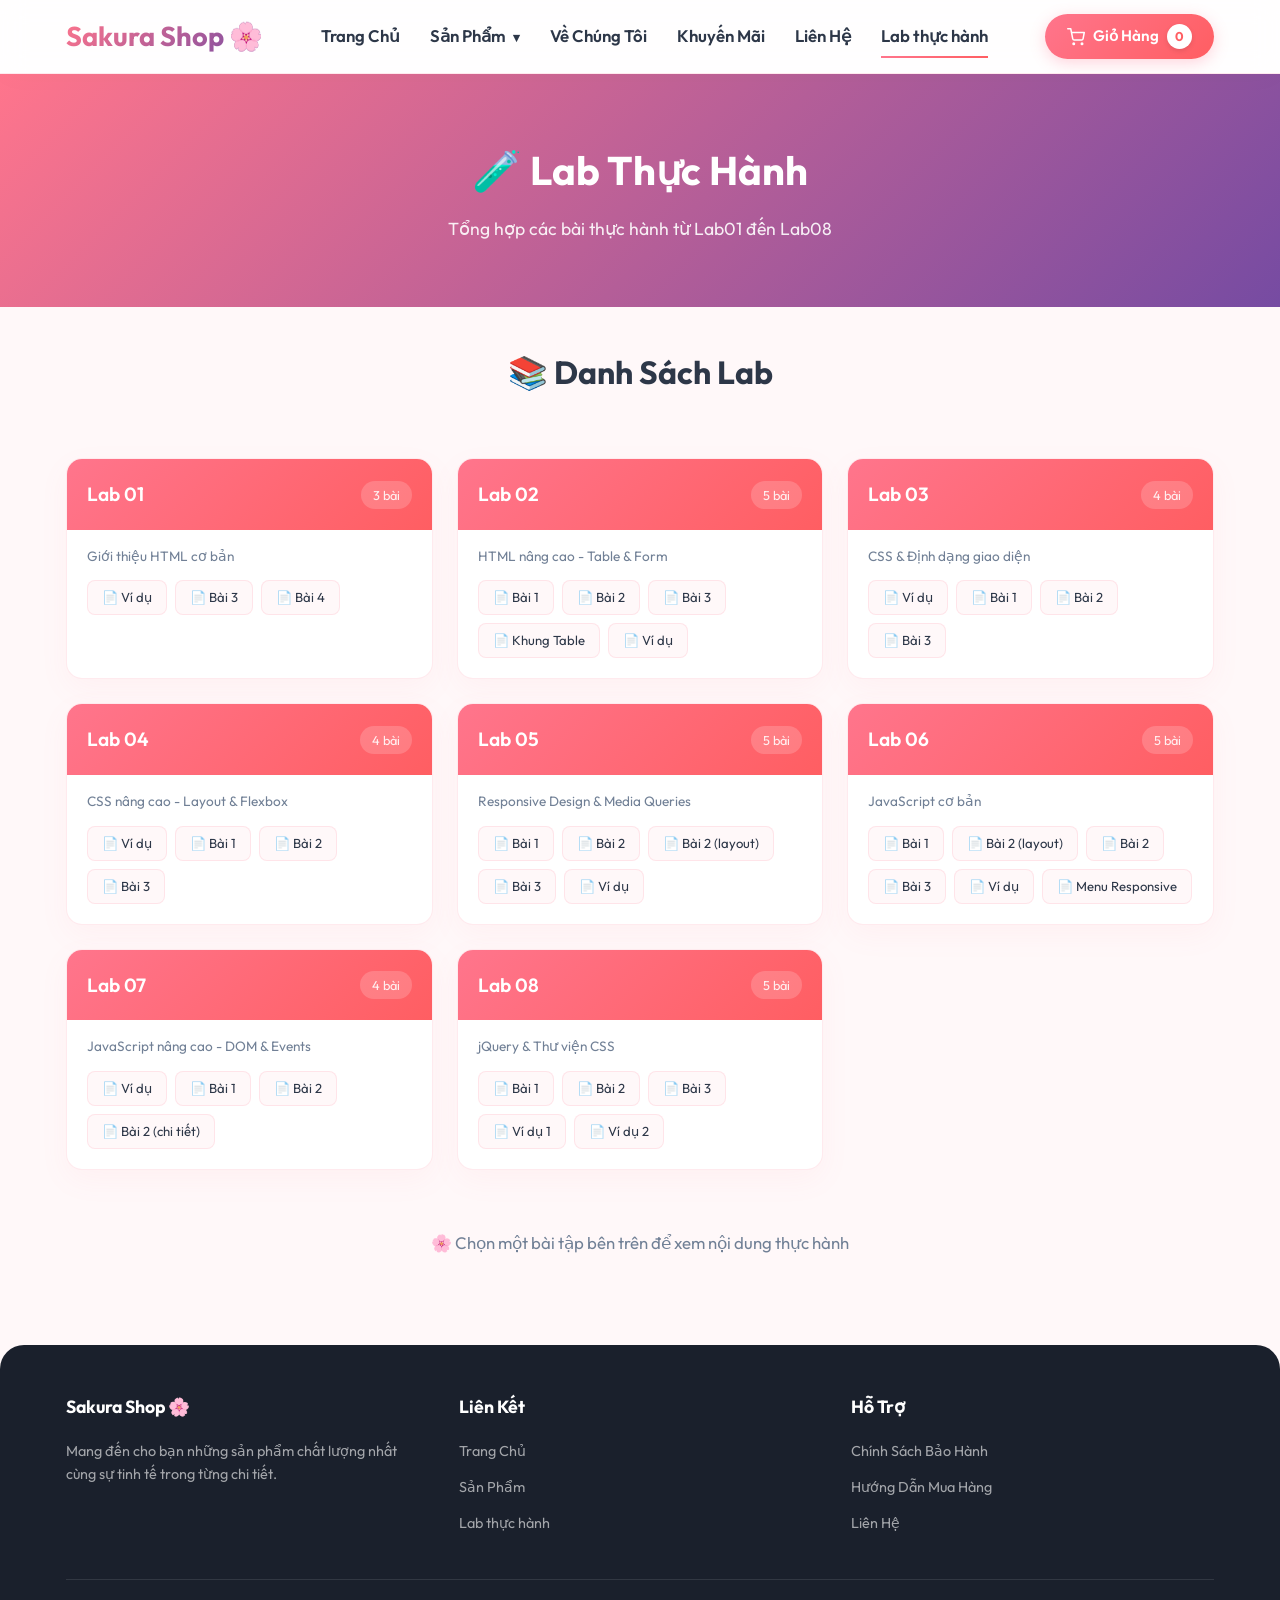
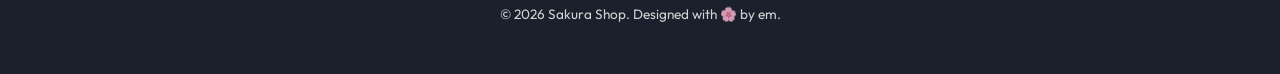
<file: components/lab.html>
<!doctype html>
<html lang="vi">
    <head>
        <meta charset="UTF-8" />
        <meta name="viewport" content="width=device-width, initial-scale=1.0" />
        <title>Sakura Shop 🌸 - Cửa Hàng Trực Tuyến</title>
        <link rel="preconnect" href="https://fonts.googleapis.com" />
        <link rel="preconnect" href="https://fonts.gstatic.com" crossorigin />
        <link
            href="https://fonts.googleapis.com/css2?family=Outfit:wght@300;400;500;600;700&display=swap"
            rel="stylesheet"
        />
        <link rel="stylesheet" href="../style.css" />
        <link rel="stylesheet" href="style-Lab.css" />
    </head>

    <body>
        <div class="sakura-container" id="sakura-container"></div>
        <header>
            <div class="container header-wrapper header-mobile">
                <a href="#home" class="logo">
                    <span class="logo-text">Sakura Shop</span>
                    <span class="cherry-blossom">🌸</span>
                </a>

                <nav class="nav-menu" id="nav-menu">
                    <ul>
                        <li><a href="#home" class="nav-link">Trang Chủ</a></li>
                        <li class="dropdown checkout-button">
                            <a
                                href="../index.html#products"
                                class="nav-link"
                                onclick="checkout()"
                                >Sản Phẩm <span class="arrow">▾</span></a
                            >
                            <ul class="dropdown-menu" style="display: none">
                                <li>
                                    <a
                                        href="../index.html#products"
                                        class="dropdown-item"
                                        data-category="all"
                                        >Tất Cả</a
                                    >
                                </li>
                                <li>
                                    <a
                                        href="../index.html#products"
                                        class="dropdown-item"
                                        data-category="phone"
                                        >Điện Thoại</a
                                    >
                                </li>
                                <li>
                                    <a
                                        href="../index.html#products"
                                        class="dropdown-item"
                                        data-category="laptop"
                                        >Laptop</a
                                    >
                                </li>
                                <li>
                                    <a
                                        href="../index.html#products"
                                        class="dropdown-item"
                                        data-category="accessory"
                                        >Phụ Kiện</a
                                    >
                                </li>
                            </ul>
                        </li>
                        <li>
                            <a href="../index.html#about" class="nav-link"
                                >Về Chúng Tôi</a
                            >
                        </li>
                        <li>
                            <a href="#offers" class="nav-link">Khuyến Mãi</a>
                        </li>
                        <li><a href="#contact" class="nav-link">Liên Hệ</a></li>
                        <li>
                            <a href="#lab" class="nav-link active"
                                >Lab thực hành</a
                            >
                        </li>
                    </ul>
                </nav>

                <div class="header-actions">
                    <a href="#cart" class="cart-btn">
                        <svg
                            class="cart-icon"
                            xmlns="http://www.w3.org/2000/svg"
                            viewBox="0 0 24 24"
                            fill="none"
                            stroke="currentColor"
                            stroke-width="2"
                            stroke-linecap="round"
                            stroke-linejoin="round"
                        >
                            <circle cx="9" cy="21" r="1"></circle>
                            <circle cx="20" cy="21" r="1"></circle>
                            <path
                                d="M1 1h4l2.68 13.39a2 2 0 0 0 2 1.61h9.72a2 2 0 0 0 2-1.61L23 6H6"
                            ></path>
                        </svg>
                        <span class="cart-text">Giỏ Hàng</span>
                        <span id="cart-count" class="cart-badge">0</span>
                    </a>

                    <button
                        class="menu-toggle"
                        id="menu-toggle"
                        aria-label="Toggle Menu"
                    >
                        <span class="bar"></span>
                        <span class="bar"></span>
                        <span class="bar"></span>
                    </button>
                </div>
            </div>
        </header>

        <main>
            <section id="home" class="lab-hero">
                <div class="container">
                    <h2>🧪 Lab Thực Hành</h2>
                    <p>Tổng hợp các bài thực hành từ Lab01 đến Lab08</p>
                </div>
            </section>

            <section id="lab" class="products">
                <div class="container">
                    <h2>📚 Danh Sách Lab</h2>
                    <div class="lab-grid" id="lab-grid">
                        <!-- Lab01 -->
                        <div class="lab-card">
                            <div class="lab-header">
                                <h3>Lab 01</h3>
                                <span class="lab-count">3 bài</span>
                            </div>
                            <div class="lab-body">
                                <p>Giới thiệu HTML cơ bản</p>
                                <div class="lab-buttons">
                                    <a
                                        href="../public/assets/Lab/Lab01/Lab01/Vi_du/index.html"
                                        target="_blank"
                                        class="lab-btn"
                                        >📄 Ví dụ</a
                                    >
                                    <a
                                        href="../public/assets/Lab/Lab01/Lab01/Vi_du/lab1_bai3.html"
                                        target="_blank"
                                        class="lab-btn"
                                        >📄 Bài 3</a
                                    >
                                    <a
                                        href="../public/assets/Lab/Lab01/Lab01/Vi_du/lab1_bai4.html"
                                        target="_blank"
                                        class="lab-btn"
                                        >📄 Bài 4</a
                                    >
                                </div>
                            </div>
                        </div>

                        <!-- Lab02 -->
                        <div class="lab-card">
                            <div class="lab-header">
                                <h3>Lab 02</h3>
                                <span class="lab-count">5 bài</span>
                            </div>
                            <div class="lab-body">
                                <p>HTML nâng cao - Table & Form</p>
                                <div class="lab-buttons">
                                    <a
                                        href="../public/assets/Lab/Lab02/Lab02/lab02_bai1.html"
                                        target="_blank"
                                        class="lab-btn"
                                        >📄 Bài 1</a
                                    >
                                    <a
                                        href="../public/assets/Lab/Lab02/Lab02/lab02_bai2.html"
                                        target="_blank"
                                        class="lab-btn"
                                        >📄 Bài 2</a
                                    >
                                    <a
                                        href="../public/assets/Lab/Lab02/Lab02/Vi_du_Lab01/lab02_bai3.html"
                                        target="_blank"
                                        class="lab-btn"
                                        >📄 Bài 3</a
                                    >
                                    <a
                                        href="../public/assets/Lab/Lab02/Lab02/lab02_khung_table.html"
                                        target="_blank"
                                        class="lab-btn"
                                        >📄 Khung Table</a
                                    >
                                    <a
                                        href="../public/assets/Lab/Lab02/Lab02/Vi_du_Lab01/index.html"
                                        target="_blank"
                                        class="lab-btn"
                                        >📄 Ví dụ</a
                                    >
                                </div>
                            </div>
                        </div>

                        <!-- Lab03 -->
                        <div class="lab-card">
                            <div class="lab-header">
                                <h3>Lab 03</h3>
                                <span class="lab-count">4 bài</span>
                            </div>
                            <div class="lab-body">
                                <p>CSS & Định dạng giao diện</p>
                                <div class="lab-buttons">
                                    <a
                                        href="../public/assets/Lab/Lab03/Lab03/Vi_du/index.html"
                                        target="_blank"
                                        class="lab-btn"
                                        >📄 Ví dụ</a
                                    >
                                    <a
                                        href="../public/assets/Lab/Lab03/Lab03/Vi_du_Lab01/lab03_bai1.html"
                                        target="_blank"
                                        class="lab-btn"
                                        >📄 Bài 1</a
                                    >
                                    <a
                                        href="../public/assets/Lab/Lab03/Lab03/Vi_du_Lab01/lab03_bai2.html"
                                        target="_blank"
                                        class="lab-btn"
                                        >📄 Bài 2</a
                                    >
                                    <a
                                        href="../public/assets/Lab/Lab03/Lab03/Vi_du_Lab01/lab03_bai3.html"
                                        target="_blank"
                                        class="lab-btn"
                                        >📄 Bài 3</a
                                    >
                                </div>
                            </div>
                        </div>

                        <!-- Lab04 -->
                        <div class="lab-card">
                            <div class="lab-header">
                                <h3>Lab 04</h3>
                                <span class="lab-count">4 bài</span>
                            </div>
                            <div class="lab-body">
                                <p>CSS nâng cao - Layout & Flexbox</p>
                                <div class="lab-buttons">
                                    <a
                                        href="../public/assets/Lab/Lab04/Lab04/Vi_du/index.html"
                                        target="_blank"
                                        class="lab-btn"
                                        >📄 Ví dụ</a
                                    >
                                    <a
                                        href="../public/assets/Lab/Lab04/Lab04/Vi_du/lab04_bai1.html"
                                        target="_blank"
                                        class="lab-btn"
                                        >📄 Bài 1</a
                                    >
                                    <a
                                        href="../public/assets/Lab/Lab04/Lab04/Vi_du/lab04_bai2.html"
                                        target="_blank"
                                        class="lab-btn"
                                        >📄 Bài 2</a
                                    >
                                    <a
                                        href="../public/assets/Lab/Lab04/Lab04/Vi_du/lab04_bai3.html"
                                        target="_blank"
                                        class="lab-btn"
                                        >📄 Bài 3</a
                                    >
                                </div>
                            </div>
                        </div>

                        <!-- Lab05 -->
                        <div class="lab-card">
                            <div class="lab-header">
                                <h3>Lab 05</h3>
                                <span class="lab-count">5 bài</span>
                            </div>
                            <div class="lab-body">
                                <p>Responsive Design & Media Queries</p>
                                <div class="lab-buttons">
                                    <a
                                        href="../public/assets/Lab/Lab05/Lab05/lab05_bai1.html"
                                        target="_blank"
                                        class="lab-btn"
                                        >📄 Bài 1</a
                                    >
                                    <a
                                        href="../public/assets/Lab/Lab05/Lab05/Bai_2/index.html"
                                        target="_blank"
                                        class="lab-btn"
                                        >📄 Bài 2</a
                                    >
                                    <a
                                        href="../public/assets/Lab/Lab05/Lab05/Bai_2/lab05_bai2.html"
                                        target="_blank"
                                        class="lab-btn"
                                        >📄 Bài 2 (layout)</a
                                    >
                                    <a
                                        href="../public/assets/Lab/Lab05/Lab05/Bai_2/lab05_bai3.html"
                                        target="_blank"
                                        class="lab-btn"
                                        >📄 Bài 3</a
                                    >
                                    <a
                                        href="../public/assets/Lab/Lab05/Lab05/Vi_du/index.html"
                                        target="_blank"
                                        class="lab-btn"
                                        >📄 Ví dụ</a
                                    >
                                </div>
                            </div>
                        </div>

                        <!-- Lab06 -->
                        <div class="lab-card">
                            <div class="lab-header">
                                <h3>Lab 06</h3>
                                <span class="lab-count">5 bài</span>
                            </div>
                            <div class="lab-body">
                                <p>JavaScript cơ bản</p>
                                <div class="lab-buttons">
                                    <a
                                        href="../public/assets/Lab/Lab06/lab6_bai1.html"
                                        target="_blank"
                                        class="lab-btn"
                                        >📄 Bài 1</a
                                    >
                                    <a
                                        href="../public/assets/Lab/Lab06/Bai_2_Minh_hoa_layout/index.html"
                                        target="_blank"
                                        class="lab-btn"
                                        >📄 Bài 2 (layout)</a
                                    >
                                    <a
                                        href="../public/assets/Lab/Lab06/Bai_2_Minh_hoa_layout/lab6_bai2.html"
                                        target="_blank"
                                        class="lab-btn"
                                        >📄 Bài 2</a
                                    >
                                    <a
                                        href="../public/assets/Lab/Lab06/Bai_2_Minh_hoa_layout/lab6_bai3.html"
                                        target="_blank"
                                        class="lab-btn"
                                        >📄 Bài 3</a
                                    >
                                    <a
                                        href="../public/assets/Lab/Lab06/Vi_du/index.html"
                                        target="_blank"
                                        class="lab-btn"
                                        >📄 Ví dụ</a
                                    >
                                    <a
                                        href="../public/assets/Lab/Lab06/Vi_du/lab6_menu_responsive.html"
                                        target="_blank"
                                        class="lab-btn"
                                        >📄 Menu Responsive</a
                                    >
                                </div>
                            </div>
                        </div>

                        <!-- Lab07 -->
                        <div class="lab-card">
                            <div class="lab-header">
                                <h3>Lab 07</h3>
                                <span class="lab-count">4 bài</span>
                            </div>
                            <div class="lab-body">
                                <p>JavaScript nâng cao - DOM & Events</p>
                                <div class="lab-buttons">
                                    <a
                                        href="../public/assets/Lab/Lab07/Lab07/Vi_du/index.html"
                                        target="_blank"
                                        class="lab-btn"
                                        >📄 Ví dụ</a
                                    >
                                    <a
                                        href="../public/assets/Lab/Lab07/Lab07/Vi_du/lab07_bai1.html"
                                        target="_blank"
                                        class="lab-btn"
                                        >📄 Bài 1</a
                                    >
                                    <a
                                        href="../public/assets/Lab/Lab07/Lab07/demo_bai_2/index.html"
                                        target="_blank"
                                        class="lab-btn"
                                        >📄 Bài 2</a
                                    >
                                    <a
                                        href="../public/assets/Lab/Lab07/Lab07/demo_bai_2/lab07_bai2.html"
                                        target="_blank"
                                        class="lab-btn"
                                        >📄 Bài 2 (chi tiết)</a
                                    >
                                </div>
                            </div>
                        </div>

                        <!-- Lab08 -->
                        <div class="lab-card">
                            <div class="lab-header">
                                <h3>Lab 08</h3>
                                <span class="lab-count">5 bài</span>
                            </div>
                            <div class="lab-body">
                                <p>jQuery & Thư viện CSS</p>
                                <div class="lab-buttons">
                                    <a
                                        href="../public/assets/Lab/Lab08/lab08_bai1.html"
                                        target="_blank"
                                        class="lab-btn"
                                        >📄 Bài 1</a
                                    >
                                    <a
                                        href="../public/assets/Lab/Lab08/lab08_bai2.html"
                                        target="_blank"
                                        class="lab-btn"
                                        >📄 Bài 2</a
                                    >
                                    <a
                                        href="../public/assets/Lab/Lab08/lab08_bai3.html"
                                        target="_blank"
                                        class="lab-btn"
                                        >📄 Bài 3</a
                                    >
                                    <a
                                        href="../public/assets/Lab/Lab08/Lab08/Vi_du_1/index.html"
                                        target="_blank"
                                        class="lab-btn"
                                        >📄 Ví dụ 1</a
                                    >
                                    <a
                                        href="../public/assets/Lab/Lab08/Lab08/Vi_du_2/index.html"
                                        target="_blank"
                                        class="lab-btn"
                                        >📄 Ví dụ 2</a
                                    >
                                </div>
                            </div>
                        </div>
                    </div>
                </div>
            </section>
        </main>

        <section class="products" style="padding-top: 0">
            <div class="container" style="text-align: center">
                <p style="color: #718096; font-size: 1.05rem">
                    🌸 Chọn một bài tập bên trên để xem nội dung thực hành
                </p>
            </div>
        </section>

        <footer class="footer">
            <div class="container">
                <div class="footer-container">
                    <div class="footer-section">
                        <h4>Sakura Shop 🌸</h4>
                        <p>
                            Mang đến cho bạn những sản phẩm chất lượng nhất cùng
                            sự tinh tế trong từng chi tiết.
                        </p>
                    </div>
                    <div class="footer-section">
                        <h4>Liên Kết</h4>
                        <a href="../index.html">Trang Chủ</a>
                        <a href="../index.html#products">Sản Phẩm</a>
                        <a href="#lab">Lab thực hành</a>
                    </div>
                    <div class="footer-section">
                        <h4>Hỗ Trợ</h4>
                        <a href="#">Chính Sách Bảo Hành</a>
                        <a href="#">Hướng Dẫn Mua Hàng</a>
                        <a href="#">Liên Hệ</a>
                    </div>
                </div>
                <div class="footer-bottom">
                    <p>&copy; 2026 Sakura Shop. Designed with 🌸 by em.</p>
                </div>
            </div>
        </footer>

        <div class="toast-container" id="toast-container"></div>
        <div class="menu-overlay" id="menu-overlay"></div>
        <script src="../script.js"></script>
    </body>
</html>
</file>
<file: public/assets/Lab/Lab06/Bai_2_Minh_hoa_layout/css/style.css>
* {
    box-sizing: border-box;
}

/* Thêm font-size mặc định 16px cho toàn trang */
body {
    font-size: 16px;
    margin: 0;
}

.wrapper {
    display: flex;
    flex-flow: row wrap;
    font-weight: bold;
    text-align: center;
}

.wrapper > * {
    padding: 10px;
    flex: 1 100%;
}

.header-flex-2 {
    background: tomato;
}

.footer-flex-2 {
    background: lightgreen;
    order: 4;
}

.main {
    text-align: left;
    background: deepskyblue;
    height: auto; /* Đổi thành auto để chứa vừa ảnh và text */
    flex: 3 0px;
    order: 2;
}

/* =========================================================
   THIẾT LẬP RESPONSIVE CHO HÌNH ẢNH
   ========================================================= */
.img-responsive {
    width: 100%;    /* Ép ảnh luôn bằng 100% chiều rộng của cột chứa nó */
    height: auto;   /* Chiều cao tự co giãn theo tỷ lệ chuẩn của ảnh */
    display: block;
    margin-top: 15px; /* Tạo khoảng cách với đoạn văn phía trên */
}

.aside {
    flex: 1 0 0;
}

.aside-1 {
    background: gold;
    min-height: 400px;
    order: 1;
}

.aside-2 {
    background: hotpink;
    min-height: 400px;
    order: 3;
}

/* Responsive 2 cột (Dưới 1200px) */
@media screen and (max-width: 1200px) {
    .main {
        flex: 1 100%; 
        order: 1;     
    }
    .aside-1 {
        flex: 1 50%;  
        order: 2;     
    }
    .aside-2 {
        flex: 1 50%;  
        order: 3;     
    }
}

/* =========================================================
   Responsive 1 cột (Dưới 600px) - TĂNG FONT CHỮ LÊN 20PX
   ========================================================= */
@media screen and (max-width: 600px) {
    body {
        font-size: 20px; /* Chuyển thành 1 cột thì chữ to lên 20px */
    }
    
    .aside-1, .aside-2 {
        flex: 1 100%; 
    }
}
</file>
<file: public/assets/Lab/Lab07/Lab07/demo_bai_2/css/elegant-icons.css>
@font-face {
	font-family: 'ElegantIcons';
	src:url('../fonts/ElegantIcons.eot');
	src:url('../fonts/ElegantIcons.eot?#iefix') format('embedded-opentype'),
		url('../fonts/ElegantIcons.woff') format('woff'),
		url('../fonts/ElegantIcons.ttf') format('truetype'),
		url('../fonts/ElegantIcons.svg#ElegantIcons') format('svg');
	font-weight: normal;
	font-style: normal;
}

/* Use the following CSS code if you want to use data attributes for inserting your icons */
[data-icon]:before {
	font-family: 'ElegantIcons';
	content: attr(data-icon);
	speak: none;
	font-weight: normal;
	font-variant: normal;
	text-transform: none;
	line-height: 1;
	-webkit-font-smoothing: antialiased;
	-moz-osx-font-smoothing: grayscale;
}

/* Use the following CSS code if you want to have a class per icon */
/*
Instead of a list of all class selectors,
you can use the generic selector below, but it's slower:
[class*="your-class-prefix"] {
*/
.arrow_up, .arrow_down, .arrow_left, .arrow_right, .arrow_left-up, .arrow_right-up, .arrow_right-down, .arrow_left-down, .arrow-up-down, .arrow_up-down_alt, .arrow_left-right_alt, .arrow_left-right, .arrow_expand_alt2, .arrow_expand_alt, .arrow_condense, .arrow_expand, .arrow_move, .arrow_carrot-up, .arrow_carrot-down, .arrow_carrot-left, .arrow_carrot-right, .arrow_carrot-2up, .arrow_carrot-2down, .arrow_carrot-2left, .arrow_carrot-2right, .arrow_carrot-up_alt2, .arrow_carrot-down_alt2, .arrow_carrot-left_alt2, .arrow_carrot-right_alt2, .arrow_carrot-2up_alt2, .arrow_carrot-2down_alt2, .arrow_carrot-2left_alt2, .arrow_carrot-2right_alt2, .arrow_triangle-up, .arrow_triangle-down, .arrow_triangle-left, .arrow_triangle-right, .arrow_triangle-up_alt2, .arrow_triangle-down_alt2, .arrow_triangle-left_alt2, .arrow_triangle-right_alt2, .arrow_back, .icon_minus-06, .icon_plus, .icon_close, .icon_check, .icon_minus_alt2, .icon_plus_alt2, .icon_close_alt2, .icon_check_alt2, .icon_zoom-out_alt, .icon_zoom-in_alt, .icon_search, .icon_box-empty, .icon_box-selected, .icon_minus-box, .icon_plus-box, .icon_box-checked, .icon_circle-empty, .icon_circle-slelected, .icon_stop_alt2, .icon_stop, .icon_pause_alt2, .icon_pause, .icon_menu, .icon_menu-square_alt2, .icon_menu-circle_alt2, .icon_ul, .icon_ol, .icon_adjust-horiz, .icon_adjust-vert, .icon_document_alt, .icon_documents_alt, .icon_pencil, .icon_pencil-edit_alt, .icon_pencil-edit, .icon_folder-alt, .icon_folder-open_alt, .icon_folder-add_alt, .icon_info_alt, .icon_error-oct_alt, .icon_error-circle_alt, .icon_error-triangle_alt, .icon_question_alt2, .icon_question, .icon_comment_alt, .icon_chat_alt, .icon_vol-mute_alt, .icon_volume-low_alt, .icon_volume-high_alt, .icon_quotations, .icon_quotations_alt2, .icon_clock_alt, .icon_lock_alt, .icon_lock-open_alt, .icon_key_alt, .icon_cloud_alt, .icon_cloud-upload_alt, .icon_cloud-download_alt, .icon_image, .icon_images, .icon_lightbulb_alt, .icon_gift_alt, .icon_house_alt, .icon_genius, .icon_mobile, .icon_tablet, .icon_laptop, .icon_desktop, .icon_camera_alt, .icon_mail_alt, .icon_cone_alt, .icon_ribbon_alt, .icon_bag_alt, .icon_creditcard, .icon_cart_alt, .icon_paperclip, .icon_tag_alt, .icon_tags_alt, .icon_trash_alt, .icon_cursor_alt, .icon_mic_alt, .icon_compass_alt, .icon_pin_alt, .icon_pushpin_alt, .icon_map_alt, .icon_drawer_alt, .icon_toolbox_alt, .icon_book_alt, .icon_calendar, .icon_film, .icon_table, .icon_contacts_alt, .icon_headphones, .icon_lifesaver, .icon_piechart, .icon_refresh, .icon_link_alt, .icon_link, .icon_loading, .icon_blocked, .icon_archive_alt, .icon_heart_alt, .icon_star_alt, .icon_star-half_alt, .icon_star, .icon_star-half, .icon_tools, .icon_tool, .icon_cog, .icon_cogs, .arrow_up_alt, .arrow_down_alt, .arrow_left_alt, .arrow_right_alt, .arrow_left-up_alt, .arrow_right-up_alt, .arrow_right-down_alt, .arrow_left-down_alt, .arrow_condense_alt, .arrow_expand_alt3, .arrow_carrot_up_alt, .arrow_carrot-down_alt, .arrow_carrot-left_alt, .arrow_carrot-right_alt, .arrow_carrot-2up_alt, .arrow_carrot-2dwnn_alt, .arrow_carrot-2left_alt, .arrow_carrot-2right_alt, .arrow_triangle-up_alt, .arrow_triangle-down_alt, .arrow_triangle-left_alt, .arrow_triangle-right_alt, .icon_minus_alt, .icon_plus_alt, .icon_close_alt, .icon_check_alt, .icon_zoom-out, .icon_zoom-in, .icon_stop_alt, .icon_menu-square_alt, .icon_menu-circle_alt, .icon_document, .icon_documents, .icon_pencil_alt, .icon_folder, .icon_folder-open, .icon_folder-add, .icon_folder_upload, .icon_folder_download, .icon_info, .icon_error-circle, .icon_error-oct, .icon_error-triangle, .icon_question_alt, .icon_comment, .icon_chat, .icon_vol-mute, .icon_volume-low, .icon_volume-high, .icon_quotations_alt, .icon_clock, .icon_lock, .icon_lock-open, .icon_key, .icon_cloud, .icon_cloud-upload, .icon_cloud-download, .icon_lightbulb, .icon_gift, .icon_house, .icon_camera, .icon_mail, .icon_cone, .icon_ribbon, .icon_bag, .icon_cart, .icon_tag, .icon_tags, .icon_trash, .icon_cursor, .icon_mic, .icon_compass, .icon_pin, .icon_pushpin, .icon_map, .icon_drawer, .icon_toolbox, .icon_book, .icon_contacts, .icon_archive, .icon_heart, .icon_profile, .icon_group, .icon_grid-2x2, .icon_grid-3x3, .icon_music, .icon_pause_alt, .icon_phone, .icon_upload, .icon_download, .social_facebook, .social_twitter, .social_pinterest, .social_googleplus, .social_tumblr, .social_tumbleupon, .social_wordpress, .social_instagram, .social_dribbble, .social_vimeo, .social_linkedin, .social_rss, .social_deviantart, .social_share, .social_myspace, .social_skype, .social_youtube, .social_picassa, .social_googledrive, .social_flickr, .social_blogger, .social_spotify, .social_delicious, .social_facebook_circle, .social_twitter_circle, .social_pinterest_circle, .social_googleplus_circle, .social_tumblr_circle, .social_stumbleupon_circle, .social_wordpress_circle, .social_instagram_circle, .social_dribbble_circle, .social_vimeo_circle, .social_linkedin_circle, .social_rss_circle, .social_deviantart_circle, .social_share_circle, .social_myspace_circle, .social_skype_circle, .social_youtube_circle, .social_picassa_circle, .social_googledrive_alt2, .social_flickr_circle, .social_blogger_circle, .social_spotify_circle, .social_delicious_circle, .social_facebook_square, .social_twitter_square, .social_pinterest_square, .social_googleplus_square, .social_tumblr_square, .social_stumbleupon_square, .social_wordpress_square, .social_instagram_square, .social_dribbble_square, .social_vimeo_square, .social_linkedin_square, .social_rss_square, .social_deviantart_square, .social_share_square, .social_myspace_square, .social_skype_square, .social_youtube_square, .social_picassa_square, .social_googledrive_square, .social_flickr_square, .social_blogger_square, .social_spotify_square, .social_delicious_square, .icon_printer, .icon_calulator, .icon_building, .icon_floppy, .icon_drive, .icon_search-2, .icon_id, .icon_id-2, .icon_puzzle, .icon_like, .icon_dislike, .icon_mug, .icon_currency, .icon_wallet, .icon_pens, .icon_easel, .icon_flowchart, .icon_datareport, .icon_briefcase, .icon_shield, .icon_percent, .icon_globe, .icon_globe-2, .icon_target, .icon_hourglass, .icon_balance, .icon_rook, .icon_printer-alt, .icon_calculator_alt, .icon_building_alt, .icon_floppy_alt, .icon_drive_alt, .icon_search_alt, .icon_id_alt, .icon_id-2_alt, .icon_puzzle_alt, .icon_like_alt, .icon_dislike_alt, .icon_mug_alt, .icon_currency_alt, .icon_wallet_alt, .icon_pens_alt, .icon_easel_alt, .icon_flowchart_alt, .icon_datareport_alt, .icon_briefcase_alt, .icon_shield_alt, .icon_percent_alt, .icon_globe_alt, .icon_clipboard {
	font-family: 'ElegantIcons';
	speak: none;
	font-style: normal;
	font-weight: normal;
	font-variant: normal;
	text-transform: none;
	line-height: 1;
	-webkit-font-smoothing: antialiased;
}
.arrow_up:before {
	content: "\21";
}
.arrow_down:before {
	content: "\22";
}
.arrow_left:before {
	content: "\23";
}
.arrow_right:before {
	content: "\24";
}
.arrow_left-up:before {
	content: "\25";
}
.arrow_right-up:before {
	content: "\26";
}
.arrow_right-down:before {
	content: "\27";
}
.arrow_left-down:before {
	content: "\28";
}
.arrow-up-down:before {
	content: "\29";
}
.arrow_up-down_alt:before {
	content: "\2a";
}
.arrow_left-right_alt:before {
	content: "\2b";
}
.arrow_left-right:before {
	content: "\2c";
}
.arrow_expand_alt2:before {
	content: "\2d";
}
.arrow_expand_alt:before {
	content: "\2e";
}
.arrow_condense:before {
	content: "\2f";
}
.arrow_expand:before {
	content: "\30";
}
.arrow_move:before {
	content: "\31";
}
.arrow_carrot-up:before {
	content: "\32";
}
.arrow_carrot-down:before {
	content: "\33";
}
.arrow_carrot-left:before {
	content: "\34";
}
.arrow_carrot-right:before {
	content: "\35";
}
.arrow_carrot-2up:before {
	content: "\36";
}
.arrow_carrot-2down:before {
	content: "\37";
}
.arrow_carrot-2left:before {
	content: "\38";
}
.arrow_carrot-2right:before {
	content: "\39";
}
.arrow_carrot-up_alt2:before {
	content: "\3a";
}
.arrow_carrot-down_alt2:before {
	content: "\3b";
}
.arrow_carrot-left_alt2:before {
	content: "\3c";
}
.arrow_carrot-right_alt2:before {
	content: "\3d";
}
.arrow_carrot-2up_alt2:before {
	content: "\3e";
}
.arrow_carrot-2down_alt2:before {
	content: "\3f";
}
.arrow_carrot-2left_alt2:before {
	content: "\40";
}
.arrow_carrot-2right_alt2:before {
	content: "\41";
}
.arrow_triangle-up:before {
	content: "\42";
}
.arrow_triangle-down:before {
	content: "\43";
}
.arrow_triangle-left:before {
	content: "\44";
}
.arrow_triangle-right:before {
	content: "\45";
}
.arrow_triangle-up_alt2:before {
	content: "\46";
}
.arrow_triangle-down_alt2:before {
	content: "\47";
}
.arrow_triangle-left_alt2:before {
	content: "\48";
}
.arrow_triangle-right_alt2:before {
	content: "\49";
}
.arrow_back:before {
	content: "\4a";
}
.icon_minus-06:before {
	content: "\4b";
}
.icon_plus:before {
	content: "\4c";
}
.icon_close:before {
	content: "\4d";
}
.icon_check:before {
	content: "\4e";
}
.icon_minus_alt2:before {
	content: "\4f";
}
.icon_plus_alt2:before {
	content: "\50";
}
.icon_close_alt2:before {
	content: "\51";
}
.icon_check_alt2:before {
	content: "\52";
}
.icon_zoom-out_alt:before {
	content: "\53";
}
.icon_zoom-in_alt:before {
	content: "\54";
}
.icon_search:before {
	content: "\55";
}
.icon_box-empty:before {
	content: "\56";
}
.icon_box-selected:before {
	content: "\57";
}
.icon_minus-box:before {
	content: "\58";
}
.icon_plus-box:before {
	content: "\59";
}
.icon_box-checked:before {
	content: "\5a";
}
.icon_circle-empty:before {
	content: "\5b";
}
.icon_circle-slelected:before {
	content: "\5c";
}
.icon_stop_alt2:before {
	content: "\5d";
}
.icon_stop:before {
	content: "\5e";
}
.icon_pause_alt2:before {
	content: "\5f";
}
.icon_pause:before {
	content: "\60";
}
.icon_menu:before {
	content: "\61";
}
.icon_menu-square_alt2:before {
	content: "\62";
}
.icon_menu-circle_alt2:before {
	content: "\63";
}
.icon_ul:before {
	content: "\64";
}
.icon_ol:before {
	content: "\65";
}
.icon_adjust-horiz:before {
	content: "\66";
}
.icon_adjust-vert:before {
	content: "\67";
}
.icon_document_alt:before {
	content: "\68";
}
.icon_documents_alt:before {
	content: "\69";
}
.icon_pencil:before {
	content: "\6a";
}
.icon_pencil-edit_alt:before {
	content: "\6b";
}
.icon_pencil-edit:before {
	content: "\6c";
}
.icon_folder-alt:before {
	content: "\6d";
}
.icon_folder-open_alt:before {
	content: "\6e";
}
.icon_folder-add_alt:before {
	content: "\6f";
}
.icon_info_alt:before {
	content: "\70";
}
.icon_error-oct_alt:before {
	content: "\71";
}
.icon_error-circle_alt:before {
	content: "\72";
}
.icon_error-triangle_alt:before {
	content: "\73";
}
.icon_question_alt2:before {
	content: "\74";
}
.icon_question:before {
	content: "\75";
}
.icon_comment_alt:before {
	content: "\76";
}
.icon_chat_alt:before {
	content: "\77";
}
.icon_vol-mute_alt:before {
	content: "\78";
}
.icon_volume-low_alt:before {
	content: "\79";
}
.icon_volume-high_alt:before {
	content: "\7a";
}
.icon_quotations:before {
	content: "\7b";
}
.icon_quotations_alt2:before {
	content: "\7c";
}
.icon_clock_alt:before {
	content: "\7d";
}
.icon_lock_alt:before {
	content: "\7e";
}
.icon_lock-open_alt:before {
	content: "\e000";
}
.icon_key_alt:before {
	content: "\e001";
}
.icon_cloud_alt:before {
	content: "\e002";
}
.icon_cloud-upload_alt:before {
	content: "\e003";
}
.icon_cloud-download_alt:before {
	content: "\e004";
}
.icon_image:before {
	content: "\e005";
}
.icon_images:before {
	content: "\e006";
}
.icon_lightbulb_alt:before {
	content: "\e007";
}
.icon_gift_alt:before {
	content: "\e008";
}
.icon_house_alt:before {
	content: "\e009";
}
.icon_genius:before {
	content: "\e00a";
}
.icon_mobile:before {
	content: "\e00b";
}
.icon_tablet:before {
	content: "\e00c";
}
.icon_laptop:before {
	content: "\e00d";
}
.icon_desktop:before {
	content: "\e00e";
}
.icon_camera_alt:before {
	content: "\e00f";
}
.icon_mail_alt:before {
	content: "\e010";
}
.icon_cone_alt:before {
	content: "\e011";
}
.icon_ribbon_alt:before {
	content: "\e012";
}
.icon_bag_alt:before {
	content: "\e013";
}
.icon_creditcard:before {
	content: "\e014";
}
.icon_cart_alt:before {
	content: "\e015";
}
.icon_paperclip:before {
	content: "\e016";
}
.icon_tag_alt:before {
	content: "\e017";
}
.icon_tags_alt:before {
	content: "\e018";
}
.icon_trash_alt:before {
	content: "\e019";
}
.icon_cursor_alt:before {
	content: "\e01a";
}
.icon_mic_alt:before {
	content: "\e01b";
}
.icon_compass_alt:before {
	content: "\e01c";
}
.icon_pin_alt:before {
	content: "\e01d";
}
.icon_pushpin_alt:before {
	content: "\e01e";
}
.icon_map_alt:before {
	content: "\e01f";
}
.icon_drawer_alt:before {
	content: "\e020";
}
.icon_toolbox_alt:before {
	content: "\e021";
}
.icon_book_alt:before {
	content: "\e022";
}
.icon_calendar:before {
	content: "\e023";
}
.icon_film:before {
	content: "\e024";
}
.icon_table:before {
	content: "\e025";
}
.icon_contacts_alt:before {
	content: "\e026";
}
.icon_headphones:before {
	content: "\e027";
}
.icon_lifesaver:before {
	content: "\e028";
}
.icon_piechart:before {
	content: "\e029";
}
.icon_refresh:before {
	content: "\e02a";
}
.icon_link_alt:before {
	content: "\e02b";
}
.icon_link:before {
	content: "\e02c";
}
.icon_loading:before {
	content: "\e02d";
}
.icon_blocked:before {
	content: "\e02e";
}
.icon_archive_alt:before {
	content: "\e02f";
}
.icon_heart_alt:before {
	content: "\e030";
}
.icon_star_alt:before {
	content: "\e031";
}
.icon_star-half_alt:before {
	content: "\e032";
}
.icon_star:before {
	content: "\e033";
}
.icon_star-half:before {
	content: "\e034";
}
.icon_tools:before {
	content: "\e035";
}
.icon_tool:before {
	content: "\e036";
}
.icon_cog:before {
	content: "\e037";
}
.icon_cogs:before {
	content: "\e038";
}
.arrow_up_alt:before {
	content: "\e039";
}
.arrow_down_alt:before {
	content: "\e03a";
}
.arrow_left_alt:before {
	content: "\e03b";
}
.arrow_right_alt:before {
	content: "\e03c";
}
.arrow_left-up_alt:before {
	content: "\e03d";
}
.arrow_right-up_alt:before {
	content: "\e03e";
}
.arrow_right-down_alt:before {
	content: "\e03f";
}
.arrow_left-down_alt:before {
	content: "\e040";
}
.arrow_condense_alt:before {
	content: "\e041";
}
.arrow_expand_alt3:before {
	content: "\e042";
}
.arrow_carrot_up_alt:before {
	content: "\e043";
}
.arrow_carrot-down_alt:before {
	content: "\e044";
}
.arrow_carrot-left_alt:before {
	content: "\e045";
}
.arrow_carrot-right_alt:before {
	content: "\e046";
}
.arrow_carrot-2up_alt:before {
	content: "\e047";
}
.arrow_carrot-2dwnn_alt:before {
	content: "\e048";
}
.arrow_carrot-2left_alt:before {
	content: "\e049";
}
.arrow_carrot-2right_alt:before {
	content: "\e04a";
}
.arrow_triangle-up_alt:before {
	content: "\e04b";
}
.arrow_triangle-down_alt:before {
	content: "\e04c";
}
.arrow_triangle-left_alt:before {
	content: "\e04d";
}
.arrow_triangle-right_alt:before {
	content: "\e04e";
}
.icon_minus_alt:before {
	content: "\e04f";
}
.icon_plus_alt:before {
	content: "\e050";
}
.icon_close_alt:before {
	content: "\e051";
}
.icon_check_alt:before {
	content: "\e052";
}
.icon_zoom-out:before {
	content: "\e053";
}
.icon_zoom-in:before {
	content: "\e054";
}
.icon_stop_alt:before {
	content: "\e055";
}
.icon_menu-square_alt:before {
	content: "\e056";
}
.icon_menu-circle_alt:before {
	content: "\e057";
}
.icon_document:before {
	content: "\e058";
}
.icon_documents:before {
	content: "\e059";
}
.icon_pencil_alt:before {
	content: "\e05a";
}
.icon_folder:before {
	content: "\e05b";
}
.icon_folder-open:before {
	content: "\e05c";
}
.icon_folder-add:before {
	content: "\e05d";
}
.icon_folder_upload:before {
	content: "\e05e";
}
.icon_folder_download:before {
	content: "\e05f";
}
.icon_info:before {
	content: "\e060";
}
.icon_error-circle:before {
	content: "\e061";
}
.icon_error-oct:before {
	content: "\e062";
}
.icon_error-triangle:before {
	content: "\e063";
}
.icon_question_alt:before {
	content: "\e064";
}
.icon_comment:before {
	content: "\e065";
}
.icon_chat:before {
	content: "\e066";
}
.icon_vol-mute:before {
	content: "\e067";
}
.icon_volume-low:before {
	content: "\e068";
}
.icon_volume-high:before {
	content: "\e069";
}
.icon_quotations_alt:before {
	content: "\e06a";
}
.icon_clock:before {
	content: "\e06b";
}
.icon_lock:before {
	content: "\e06c";
}
.icon_lock-open:before {
	content: "\e06d";
}
.icon_key:before {
	content: "\e06e";
}
.icon_cloud:before {
	content: "\e06f";
}
.icon_cloud-upload:before {
	content: "\e070";
}
.icon_cloud-download:before {
	content: "\e071";
}
.icon_lightbulb:before {
	content: "\e072";
}
.icon_gift:before {
	content: "\e073";
}
.icon_house:before {
	content: "\e074";
}
.icon_camera:before {
	content: "\e075";
}
.icon_mail:before {
	content: "\e076";
}
.icon_cone:before {
	content: "\e077";
}
.icon_ribbon:before {
	content: "\e078";
}
.icon_bag:before {
	content: "\e079";
}
.icon_cart:before {
	content: "\e07a";
}
.icon_tag:before {
	content: "\e07b";
}
.icon_tags:before {
	content: "\e07c";
}
.icon_trash:before {
	content: "\e07d";
}
.icon_cursor:before {
	content: "\e07e";
}
.icon_mic:before {
	content: "\e07f";
}
.icon_compass:before {
	content: "\e080";
}
.icon_pin:before {
	content: "\e081";
}
.icon_pushpin:before {
	content: "\e082";
}
.icon_map:before {
	content: "\e083";
}
.icon_drawer:before {
	content: "\e084";
}
.icon_toolbox:before {
	content: "\e085";
}
.icon_book:before {
	content: "\e086";
}
.icon_contacts:before {
	content: "\e087";
}
.icon_archive:before {
	content: "\e088";
}
.icon_heart:before {
	content: "\e089";
}
.icon_profile:before {
	content: "\e08a";
}
.icon_group:before {
	content: "\e08b";
}
.icon_grid-2x2:before {
	content: "\e08c";
}
.icon_grid-3x3:before {
	content: "\e08d";
}
.icon_music:before {
	content: "\e08e";
}
.icon_pause_alt:before {
	content: "\e08f";
}
.icon_phone:before {
	content: "\e090";
}
.icon_upload:before {
	content: "\e091";
}
.icon_download:before {
	content: "\e092";
}
.social_facebook:before {
	content: "\e093";
}
.social_twitter:before {
	content: "\e094";
}
.social_pinterest:before {
	content: "\e095";
}
.social_googleplus:before {
	content: "\e096";
}
.social_tumblr:before {
	content: "\e097";
}
.social_tumbleupon:before {
	content: "\e098";
}
.social_wordpress:before {
	content: "\e099";
}
.social_instagram:before {
	content: "\e09a";
}
.social_dribbble:before {
	content: "\e09b";
}
.social_vimeo:before {
	content: "\e09c";
}
.social_linkedin:before {
	content: "\e09d";
}
.social_rss:before {
	content: "\e09e";
}
.social_deviantart:before {
	content: "\e09f";
}
.social_share:before {
	content: "\e0a0";
}
.social_myspace:before {
	content: "\e0a1";
}
.social_skype:before {
	content: "\e0a2";
}
.social_youtube:before {
	content: "\e0a3";
}
.social_picassa:before {
	content: "\e0a4";
}
.social_googledrive:before {
	content: "\e0a5";
}
.social_flickr:before {
	content: "\e0a6";
}
.social_blogger:before {
	content: "\e0a7";
}
.social_spotify:before {
	content: "\e0a8";
}
.social_delicious:before {
	content: "\e0a9";
}
.social_facebook_circle:before {
	content: "\e0aa";
}
.social_twitter_circle:before {
	content: "\e0ab";
}
.social_pinterest_circle:before {
	content: "\e0ac";
}
.social_googleplus_circle:before {
	content: "\e0ad";
}
.social_tumblr_circle:before {
	content: "\e0ae";
}
.social_stumbleupon_circle:before {
	content: "\e0af";
}
.social_wordpress_circle:before {
	content: "\e0b0";
}
.social_instagram_circle:before {
	content: "\e0b1";
}
.social_dribbble_circle:before {
	content: "\e0b2";
}
.social_vimeo_circle:before {
	content: "\e0b3";
}
.social_linkedin_circle:before {
	content: "\e0b4";
}
.social_rss_circle:before {
	content: "\e0b5";
}
.social_deviantart_circle:before {
	content: "\e0b6";
}
.social_share_circle:before {
	content: "\e0b7";
}
.social_myspace_circle:before {
	content: "\e0b8";
}
.social_skype_circle:before {
	content: "\e0b9";
}
.social_youtube_circle:before {
	content: "\e0ba";
}
.social_picassa_circle:before {
	content: "\e0bb";
}
.social_googledrive_alt2:before {
	content: "\e0bc";
}
.social_flickr_circle:before {
	content: "\e0bd";
}
.social_blogger_circle:before {
	content: "\e0be";
}
.social_spotify_circle:before {
	content: "\e0bf";
}
.social_delicious_circle:before {
	content: "\e0c0";
}
.social_facebook_square:before {
	content: "\e0c1";
}
.social_twitter_square:before {
	content: "\e0c2";
}
.social_pinterest_square:before {
	content: "\e0c3";
}
.social_googleplus_square:before {
	content: "\e0c4";
}
.social_tumblr_square:before {
	content: "\e0c5";
}
.social_stumbleupon_square:before {
	content: "\e0c6";
}
.social_wordpress_square:before {
	content: "\e0c7";
}
.social_instagram_square:before {
	content: "\e0c8";
}
.social_dribbble_square:before {
	content: "\e0c9";
}
.social_vimeo_square:before {
	content: "\e0ca";
}
.social_linkedin_square:before {
	content: "\e0cb";
}
.social_rss_square:before {
	content: "\e0cc";
}
.social_deviantart_square:before {
	content: "\e0cd";
}
.social_share_square:before {
	content: "\e0ce";
}
.social_myspace_square:before {
	content: "\e0cf";
}
.social_skype_square:before {
	content: "\e0d0";
}
.social_youtube_square:before {
	content: "\e0d1";
}
.social_picassa_square:before {
	content: "\e0d2";
}
.social_googledrive_square:before {
	content: "\e0d3";
}
.social_flickr_square:before {
	content: "\e0d4";
}
.social_blogger_square:before {
	content: "\e0d5";
}
.social_spotify_square:before {
	content: "\e0d6";
}
.social_delicious_square:before {
	content: "\e0d7";
}
.icon_printer:before {
	content: "\e103";
}
.icon_calulator:before {
	content: "\e0ee";
}
.icon_building:before {
	content: "\e0ef";
}
.icon_floppy:before {
	content: "\e0e8";
}
.icon_drive:before {
	content: "\e0ea";
}
.icon_search-2:before {
	content: "\e101";
}
.icon_id:before {
	content: "\e107";
}
.icon_id-2:before {
	content: "\e108";
}
.icon_puzzle:before {
	content: "\e102";
}
.icon_like:before {
	content: "\e106";
}
.icon_dislike:before {
	content: "\e0eb";
}
.icon_mug:before {
	content: "\e105";
}
.icon_currency:before {
	content: "\e0ed";
}
.icon_wallet:before {
	content: "\e100";
}
.icon_pens:before {
	content: "\e104";
}
.icon_easel:before {
	content: "\e0e9";
}
.icon_flowchart:before {
	content: "\e109";
}
.icon_datareport:before {
	content: "\e0ec";
}
.icon_briefcase:before {
	content: "\e0fe";
}
.icon_shield:before {
	content: "\e0f6";
}
.icon_percent:before {
	content: "\e0fb";
}
.icon_globe:before {
	content: "\e0e2";
}
.icon_globe-2:before {
	content: "\e0e3";
}
.icon_target:before {
	content: "\e0f5";
}
.icon_hourglass:before {
	content: "\e0e1";
}
.icon_balance:before {
	content: "\e0ff";
}
.icon_rook:before {
	content: "\e0f8";
}
.icon_printer-alt:before {
	content: "\e0fa";
}
.icon_calculator_alt:before {
	content: "\e0e7";
}
.icon_building_alt:before {
	content: "\e0fd";
}
.icon_floppy_alt:before {
	content: "\e0e4";
}
.icon_drive_alt:before {
	content: "\e0e5";
}
.icon_search_alt:before {
	content: "\e0f7";
}
.icon_id_alt:before {
	content: "\e0e0";
}
.icon_id-2_alt:before {
	content: "\e0fc";
}
.icon_puzzle_alt:before {
	content: "\e0f9";
}
.icon_like_alt:before {
	content: "\e0dd";
}
.icon_dislike_alt:before {
	content: "\e0f1";
}
.icon_mug_alt:before {
	content: "\e0dc";
}
.icon_currency_alt:before {
	content: "\e0f3";
}
.icon_wallet_alt:before {
	content: "\e0d8";
}
.icon_pens_alt:before {
	content: "\e0db";
}
.icon_easel_alt:before {
	content: "\e0f0";
}
.icon_flowchart_alt:before {
	content: "\e0df";
}
.icon_datareport_alt:before {
	content: "\e0f2";
}
.icon_briefcase_alt:before {
	content: "\e0f4";
}
.icon_shield_alt:before {
	content: "\e0d9";
}
.icon_percent_alt:before {
	content: "\e0da";
}
.icon_globe_alt:before {
	content: "\e0de";
}
.icon_clipboard:before {
	content: "\e0e6";
}


	.glyph {
		float: left;
		text-align: center;
		padding: .75em;
		margin: .4em 1.5em .75em 0;
		width: 6em;
text-shadow: none;
	}
        .glyph_big {
        font-size: 128px;
        color: #59c5dc;
        float: left;
        margin-right: 20px;
        }

        .glyph div { padding-bottom: 10px;}

	.glyph input {
		font-family: consolas, monospace;
		font-size: 12px;
		width: 100%;
		text-align: center;
		border: 0;
		box-shadow: 0 0 0 1px #ccc;
		padding: .2em;
                -moz-border-radius: 5px;
                -webkit-border-radius: 5px;
	}
	.centered {
		margin-left: auto;
		margin-right: auto;
	}
	.glyph .fs1 {
		font-size: 2em;
	}
</file>
<file: public/assets/Lab/Lab07/Lab07/demo_bai_2/css/nice-select.css>
.nice-select {
  -webkit-tap-highlight-color: transparent;
  background-color: #fff;
  border-radius: 5px;
  border: solid 1px #e8e8e8;
  box-sizing: border-box;
  clear: both;
  cursor: pointer;
  display: block;
  float: left;
  font-family: inherit;
  font-size: 14px;
  font-weight: normal;
  height: 42px;
  line-height: 40px;
  outline: none;
  padding-left: 18px;
  padding-right: 30px;
  position: relative;
  text-align: left !important;
  -webkit-transition: all 0.2s ease-in-out;
  transition: all 0.2s ease-in-out;
  -webkit-user-select: none;
     -moz-user-select: none;
      -ms-user-select: none;
          user-select: none;
  white-space: nowrap;
  width: auto; }
  .nice-select:hover {
    border-color: #dbdbdb; }
  .nice-select:active, .nice-select.open, .nice-select:focus {
    border-color: #999; }
  .nice-select:after {
    border-bottom: 2px solid #999;
    border-right: 2px solid #999;
    content: '';
    display: block;
    height: 5px;
    margin-top: -4px;
    pointer-events: none;
    position: absolute;
    right: 12px;
    top: 50%;
    -webkit-transform-origin: 66% 66%;
        -ms-transform-origin: 66% 66%;
            transform-origin: 66% 66%;
    -webkit-transform: rotate(45deg);
        -ms-transform: rotate(45deg);
            transform: rotate(45deg);
    -webkit-transition: all 0.15s ease-in-out;
    transition: all 0.15s ease-in-out;
    width: 5px; }
  .nice-select.open:after {
    -webkit-transform: rotate(-135deg);
        -ms-transform: rotate(-135deg);
            transform: rotate(-135deg); }
  .nice-select.open .list {
    opacity: 1;
    pointer-events: auto;
    -webkit-transform: scale(1) translateY(0);
        -ms-transform: scale(1) translateY(0);
            transform: scale(1) translateY(0); }
  .nice-select.disabled {
    border-color: #ededed;
    color: #999;
    pointer-events: none; }
    .nice-select.disabled:after {
      border-color: #cccccc; }
  .nice-select.wide {
    width: 100%; }
    .nice-select.wide .list {
      left: 0 !important;
      right: 0 !important; }
  .nice-select.right {
    float: right; }
    .nice-select.right .list {
      left: auto;
      right: 0; }
  .nice-select.small {
    font-size: 12px;
    height: 36px;
    line-height: 34px; }
    .nice-select.small:after {
      height: 4px;
      width: 4px; }
    .nice-select.small .option {
      line-height: 34px;
      min-height: 34px; }
  .nice-select .list {
    background-color: #fff;
    border-radius: 5px;
    box-shadow: 0 0 0 1px rgba(68, 68, 68, 0.11);
    box-sizing: border-box;
    margin-top: 4px;
    opacity: 0;
    overflow: hidden;
    padding: 0;
    pointer-events: none;
    position: absolute;
    top: 100%;
    left: 0;
    -webkit-transform-origin: 50% 0;
        -ms-transform-origin: 50% 0;
            transform-origin: 50% 0;
    -webkit-transform: scale(0.75) translateY(-21px);
        -ms-transform: scale(0.75) translateY(-21px);
            transform: scale(0.75) translateY(-21px);
    -webkit-transition: all 0.2s cubic-bezier(0.5, 0, 0, 1.25), opacity 0.15s ease-out;
    transition: all 0.2s cubic-bezier(0.5, 0, 0, 1.25), opacity 0.15s ease-out;
    z-index: 9; }
    .nice-select .list:hover .option:not(:hover) {
      background-color: transparent !important; }
  .nice-select .option {
    cursor: pointer;
    font-weight: 400;
    line-height: 40px;
    list-style: none;
    min-height: 40px;
    outline: none;
    padding-left: 18px;
    padding-right: 29px;
    text-align: left;
    -webkit-transition: all 0.2s;
    transition: all 0.2s; }
    .nice-select .option:hover, .nice-select .option.focus, .nice-select .option.selected.focus {
      background-color: #f6f6f6; }
    .nice-select .option.selected {
      font-weight: bold; }
    .nice-select .option.disabled {
      background-color: transparent;
      color: #999;
      cursor: default; }

.no-csspointerevents .nice-select .list {
  display: none; }

.no-csspointerevents .nice-select.open .list {
  display: block; }
</file>
<file: public/assets/Lab/Lab07/Lab07/demo_bai_2/css/style.css>
html,
body {
	height: 100%;
	font-family: "Nunito Sans", sans-serif;
	-webkit-font-smoothing: antialiased;
	font-smoothing: antialiased;
}

h1,
h2,
h3,
h4,
h5,
h6 {
	margin: 0;
	color: #111111;
	font-weight: 400;
	font-family: "Nunito Sans", sans-serif;
}

h1 {
	font-size: 70px;
}

h2 {
	font-size: 36px;
}

h3 {
	font-size: 30px;
}

h4 {
	font-size: 24px;
}

h5 {
	font-size: 18px;
}

h6 {
	font-size: 16px;
}

p {
	font-size: 16px;
	font-family: "Nunito Sans", sans-serif;
	color: #6f6f6f;
	font-weight: 400;
	line-height: 26px;
	margin: 0 0 15px 0;
}

img {
	max-width: 100%;
}

input:focus,
select:focus,
button:focus,
textarea:focus {
	outline: none;
}

a:hover,
a:focus {
	text-decoration: none;
	outline: none;
	color: #ffffff;
}

ul,
ol {
	padding: 0;
	margin: 0;
}

/*---------------------
  Helper CSS
-----------------------*/

.section-title {
	margin-bottom: 50px;
	text-align: center;
}

.section-title h2 {
	color: #1c1c1c;
	font-weight: 700;
	position: relative;
}

.section-title h2:after {
	position: absolute;
	left: 0;
	bottom: -15px;
	right: 0;
	height: 4px;
	width: 80px;
	background: #ff9933;
	content: "";
	margin: 0 auto;
}

.set-bg {
	background-repeat: no-repeat;
	background-size: cover;
	background-position: top center;
}

.spad {
	padding-top: 100px;
	padding-bottom: 100px;
}

.text-white h1,
.text-white h2,
.text-white h3,
.text-white h4,
.text-white h5,
.text-white h6,
.text-white p,
.text-white span,
.text-white li,
.text-white a {
	color: #fff;
}

/* buttons */

.primary-btn {
	display: inline-block;
	font-size: 14px;
	padding: 10px 28px 10px;
	color: #ffffff;
	text-transform: uppercase;
	font-weight: 700;
	background: #ff9933;
	letter-spacing: 2px;
}

.site-btn {
	font-size: 14px;
	color: #ffffff;
	font-weight: 800;
	text-transform: uppercase;
	display: inline-block;
	padding: 10px 20px 10px;
	background: #504b4b;
	/* border-radius: 0px 10px 10px 0px; */
	border: none;
}

/* Preloder */

#preloder {
	position: fixed;
	width: 100%;
	height: 100%;
	top: 0;
	left: 0;
	z-index: 999999;
	background: #000;
}

.loader {
	width: 40px;
	height: 40px;
	position: absolute;
	top: 50%;
	left: 50%;
	margin-top: -13px;
	margin-left: -13px;
	border-radius: 60px;
	animation: loader 0.8s linear infinite;
	-webkit-animation: loader 0.8s linear infinite;
}

@keyframes loader {
	0% {
		-webkit-transform: rotate(0deg);
		transform: rotate(0deg);
		border: 4px solid #f44336;
		border-left-color: transparent;
	}
	50% {
		-webkit-transform: rotate(180deg);
		transform: rotate(180deg);
		border: 4px solid #673ab7;
		border-left-color: transparent;
	}
	100% {
		-webkit-transform: rotate(360deg);
		transform: rotate(360deg);
		border: 4px solid #f44336;
		border-left-color: transparent;
	}
}

@-webkit-keyframes loader {
	0% {
		-webkit-transform: rotate(0deg);
		border: 4px solid #f44336;
		border-left-color: transparent;
	}
	50% {
		-webkit-transform: rotate(180deg);
		border: 4px solid #673ab7;
		border-left-color: transparent;
	}
	100% {
		-webkit-transform: rotate(360deg);
		border: 4px solid #f44336;
		border-left-color: transparent;
	}
}

/*---------------------
  Header
-----------------------*/

.header__top {
	background: #f5f5f5;
}

.header__top__left {
	padding: 10px 0 13px;
}

.header__top__left ul li {
	font-size: 14px;
	color: #1c1c1c;
	display: inline-block;
	margin-right: 45px;
	position: relative;
}

.header__top__left ul li:after {
	position: absolute;
	right: -25px;
	top: 1px;
	height: 20px;
	width: 1px;
	background: #000000;
	opacity: 0.1;
	content: "";
}

.header__top__left ul li:last-child {
	margin-right: 0;
}

.header__top__left ul li:last-child:after {
	display: none;
}

.header__top__left ul li i {
	color: #252525;
	margin-right: 5px;
}

.header__top__right {
	text-align: right;
	padding: 10px 0 13px;
}

.header__top__right__social {
	position: relative;
	display: inline-block;
	margin-right: 35px;
}

.header__top__right__social:after {
	position: absolute;
	right: -20px;
	top: 1px;
	height: 20px;
	width: 1px;
	background: #000000;
	opacity: 0.1;
	content: "";
}

.header__top__right__social a {
	font-size: 14px;
	display: inline-block;
	color: #1c1c1c;
	margin-right: 20px;
}

.header__top__right__social a:last-child {
	margin-right: 0;
}

.header__top__right__language {
	position: relative;
	display: inline-block;
	margin-right: 40px;
	cursor: pointer;
}

.header__top__right__language:hover ul {
	top: 23px;
	opacity: 1;
	visibility: visible;
}

.header__top__right__language:after {
	position: absolute;
	right: -21px;
	top: 1px;
	height: 20px;
	width: 1px;
	background: #000000;
	opacity: 0.1;
	content: "";
}

.header__top__right__language img {
	margin-right: 6px;
}

.header__top__right__language div {
	font-size: 14px;
	color: #1c1c1c;
	display: inline-block;
	margin-right: 4px;
}

.header__top__right__language span {
	font-size: 14px;
	color: #1c1c1c;
	position: relative;
	top: 2px;
}

.header__top__right__language ul {
	background: #222222;
	width: 100px;
	text-align: left;
	padding: 5px 0;
	position: absolute;
	left: 0;
	top: 43px;
	z-index: 9;
	opacity: 0;
	visibility: hidden;
	-webkit-transition: all, 0.3s;
	-moz-transition: all, 0.3s;
	-ms-transition: all, 0.3s;
	-o-transition: all, 0.3s;
	transition: all, 0.3s;
}

.header__top__right__language ul li {
	list-style: none;
}

.header__top__right__language ul li a {
	font-size: 14px;
	color: #ffffff;
	padding: 5px 10px;
}

.header__top__right__auth {
	display: inline-block;
}

.header__top__right__auth a {
	display: block;
	font-size: 14px;
	color: #1c1c1c;
}

.header__top__right__auth a i {
	margin-right: 6px;
}

.header__logo {
	text-align: center;
}

.header__logo a {
	display: inline-block;
}

.header__menu {
	padding: 24px 0;
}

.header__menu ul li {
	list-style: none;
	display: inline-block;
	margin-right: 30px;
	position: relative;
}

.header__menu ul li .header__menu__dropdown {
	position: absolute;
	left: 0;
	top: 50px;
	background: #222222;
	width: 180px;
	z-index: 9;
	padding: 5px 0;
	-webkit-transition: all, 0.3s;
	-moz-transition: all, 0.3s;
	-ms-transition: all, 0.3s;
	-o-transition: all, 0.3s;
	transition: all, 0.3s;
	opacity: 0;
	visibility: hidden;
}

.header__menu ul li .header__menu__dropdown li {
	margin-right: 0;
	display: block;
}

.header__menu ul li .header__menu__dropdown li:hover>a {
	color: #ff9933;
}

.header__menu ul li .header__menu__dropdown li a {
	text-transform: capitalize;
	color: #ffffff;
	font-weight: 400;
	padding: 5px 15px;
}

.header__menu ul li.active a {
	color: #ff9933;
}

.header__menu ul li:hover .header__menu__dropdown {
	top: 30px;
	opacity: 1;
	visibility: visible;
}

.header__menu ul li:hover>a {
	color: #ff9933;
}

.header__menu ul li:last-child {
	margin-right: 0;
}

.header__menu ul li a {
	font-size: 14px;
	color: #252525;
	text-transform: uppercase;
	font-weight: 700;
	letter-spacing: 2px;
	-webkit-transition: all, 0.3s;
	-moz-transition: all, 0.3s;
	-ms-transition: all, 0.3s;
	-o-transition: all, 0.3s;
	transition: all, 0.3s;
	padding: 5px 0;
	display: block;
}

.header__cart {
	text-align: right;
	padding: 24px 0;
}

.header__cart ul {
	display: inline-block;
	margin-right: 25px;
}

.header__cart ul li {
	list-style: none;
	display: inline-block;
	margin-right: 15px;
}

.header__cart ul li:last-child {
	margin-right: 0;
}

.header__cart ul li a {
	position: relative;
}

.header__cart ul li a i {
	font-size: 18px;
	color: #1c1c1c;
}

.header__cart ul li a span {
	height: 13px;
	width: 13px;
	background: #ff9933;
	font-size: 10px;
	color: #ffffff;
	line-height: 13px;
	text-align: center;
	font-weight: 700;
	display: inline-block;
	border-radius: 50%;
	position: absolute;
	top: 0;
	right: -12px;
}

.header__cart .header__cart__price {
	font-size: 14px;
	color: #6f6f6f;
	display: inline-block;
}

.header__cart .header__cart__price span {
	color: #252525;
	font-weight: 700;
}

.humberger__menu__wrapper {
	display: none;
}

.humberger__open {
	display: none;
}

/*---------------------
  Hero
-----------------------*/

.hero {
	padding-bottom: 50px;
}

.hero.hero-normal {
	padding-bottom: 30px;
}

.hero.hero-normal .hero__categories {
	position: relative;
}

.hero.hero-normal .hero__categories ul {
	display: none;
	position: absolute;
	left: 0;
	top: 46px;
	width: 100%;
	z-index: 9;
	background: #ffffff;
}

.hero.hero-normal .hero__search {
	margin-bottom: 0;
}

.hero__categories__all {
	background: #504b4b;
	position: relative;
	padding: 10px 25px 10px 40px;
	cursor: pointer;
}

.hero__categories__all i {
	font-size: 16px;
	color: #ffffff;
	margin-right: 10px;
}

.hero__categories__all span {
	font-size: 18px;
	font-weight: 700;
	color: #ffffff;
}

.hero__categories__all:after {
	position: absolute;
	right: 18px;
	top: 9px;
	content: "3";
	font-family: "ElegantIcons";
	font-size: 18px;
	color: #ffffff;
}

.hero__categories ul {
	border: 1px solid #ebebeb;
	padding-left: 40px;
	padding-top: 10px;
	padding-bottom: 12px;
}

.hero__categories ul li {
	list-style: none;
}

.hero__categories ul li a {
	font-size: 16px;
	color: #1c1c1c;
	line-height: 39px;
	display: block;
}

.hero__search {
	overflow: hidden;
	margin-bottom: 30px;
}

.hero__search__form {
	width: 610px;
	height: 50px;
	border: 1px solid #ebebeb;
	position: relative;
	float: left;
}

.hero__search__form form .hero__search__categories {
	width: 30%;
	float: left;
	font-size: 16px;
	color: #1c1c1c;
	font-weight: 700;
	padding-left: 18px;
	padding-top: 11px;
	position: relative;
}

.hero__search__form form .hero__search__categories:after {
	position: absolute;
	right: 0;
	top: 14px;
	height: 20px;
	width: 1px;
	background: #000000;
	opacity: 0.1;
	content: "";
}

.hero__search__form form .hero__search__categories span {
	position: absolute;
	right: 14px;
	top: 14px;
}

.hero__search__form form input {
	width: 70%;
	border: none;
	height: 48px;
	font-size: 16px;
	color: #b2b2b2;
	padding-left: 20px;
}

.hero__search__form form input::placeholder {
	color: #b2b2b2;
}

.hero__search__form form button {
	position: absolute;
	right: 0;
	top: -1px;
	height: 50px;
}

.hero__search__phone {
	float: right;
}

.hero__search__phone__icon {
	font-size: 18px;
	color: #ff9933;
	height: 50px;
	width: 50px;
	background: #f5f5f5;
	line-height: 50px;
	text-align: center;
	border-radius: 50%;
	float: left;
	margin-right: 20px;
}

.hero__search__phone__text {
	overflow: hidden;
}

.hero__search__phone__text h5 {
	color: #1c1c1c;
	font-weight: 700;
	margin-bottom: 5px;
}

.hero__search__phone__text span {
	font-size: 14px;
	color: #6f6f6f;
}

.hero__item {
	height: 431px;
    display: flex;
    align-items: center;
    padding-left: 300px;
    justify-content: flex-start;
    flex-direction: row-reverse;
}

.hero__text span {
	font-size: 14px;
	text-transform: uppercase;
	font-weight: 700;
	letter-spacing: 4px;
	color: #ff9933;
}

.hero__text h2 {
	font-size: 46px;
	color: #252525;
	line-height: 52px;
	font-weight: 700;
	margin: 10px 0;
}

.hero__text p {
	margin-bottom: 35px;
}

/*---------------------
  Categories
-----------------------*/

.categories__item {
	height: 310px;
	position: relative;
}

.categories__item h5 {
	position: absolute;
	left: 0;
	width: 100%;
	padding: 0 40px;
	bottom: 20px;
	text-align: center;
}

.categories__item h5 a {
	font-size: 18px;
	color: #1c1c1c;
	font-weight: 700;
	text-transform: uppercase;
	letter-spacing: 2px;
	padding: 12px 0 10px;
	background: #ffffff;
	display: block;
	border-radius: 30px;
}

.categories__item :hover a {
	background: #ff9933;
	color: #ffffff;
}

.categories__slider .col-lg-3 {
	max-width: 100%;
}

.categories__slider.owl-carousel .owl-nav button {
	font-size: 18px;
	color: #1c1c1c;
	height: 70px;
	width: 30px;
	line-height: 70px;
	text-align: center;
	border: 1px solid #ebebeb;
	position: absolute;
	left: -35px;
	top: 50%;
	-webkit-transform: translateY(-35px);
	background: #ffffff;
}

.categories__slider.owl-carousel .owl-nav button.owl-next {
	left: auto;
	right: -35px;
}

/*---------------------
  Featured
-----------------------*/

.featured {
	padding-top: 80px;
	padding-bottom: 40px;
}

.featured__controls {
	text-align: center;
	margin-bottom: 50px;
}

.featured__controls ul li {
	list-style: none;
	font-size: 18px;
	color: #1c1c1c;
	display: inline-block;
	margin-right: 25px;
	position: relative;
	cursor: pointer;
}

.featured__controls ul li.active:after {
	opacity: 1;
}

.featured__controls ul li:after {
	position: absolute;
	left: 0;
	bottom: -2px;
	width: 100%;
	height: 2px;
	background: #ff9933;
	content: "";
	opacity: 0;
}

.featured__controls ul li:last-child {
	margin-right: 0;
}

.featured__item {
	margin-bottom: 50px;
}

.featured__item:hover .featured__item__pic .featured__item__pic__hover {
	bottom: 20px;
}

.featured__item__pic {
	height: 270px;
	position: relative;
	overflow: hidden;
	background-position: center center;
}

.featured__item__pic__hover {
	position: absolute;
	left: 0;
	bottom: -50px;
	width: 100%;
	text-align: center;
	-webkit-transition: all, 0.5s;
	-moz-transition: all, 0.5s;
	-ms-transition: all, 0.5s;
	-o-transition: all, 0.5s;
	transition: all, 0.5s;
}

.featured__item__pic__hover li {
	list-style: none;
	display: inline-block;
	margin-right: 6px;
}

.featured__item__pic__hover li:last-child {
	margin-right: 0;
}

.featured__item__pic__hover li:hover a {
	background: #ff9933;
	border-color: #ff9933;
}

.featured__item__pic__hover li:hover a i {
	color: #ffffff;
	transform: rotate(360deg);
}

.featured__item__pic__hover li a {
	font-size: 16px;
	color: #1c1c1c;
	height: 40px;
	width: 40px;
	line-height: 40px;
	text-align: center;
	border: 1px solid #ebebeb;
	background: #ffffff;
	display: block;
	border-radius: 50%;
	-webkit-transition: all, 0.5s;
	-moz-transition: all, 0.5s;
	-ms-transition: all, 0.5s;
	-o-transition: all, 0.5s;
	transition: all, 0.5s;
}

.featured__item__pic__hover li a i {
	position: relative;
	transform: rotate(0);
	-webkit-transition: all, 0.3s;
	-moz-transition: all, 0.3s;
	-ms-transition: all, 0.3s;
	-o-transition: all, 0.3s;
	transition: all, 0.3s;
}

.featured__item__text {
	text-align: center;
	padding-top: 15px;
}

.featured__item__text h6 {
	margin-bottom: 10px;
}

.featured__item__text h6 a {
	color: #252525;
}

.featured__item__text h5 {
	color: #252525;
	font-weight: 700;
}

.text__sale{
	color: rgb(128, 128, 137);
	text-align: center;
	text-decoration: line-through;
}

.text__sale h5{
	color: rgb(128, 128, 137);
}

/*---------------------
  Latest Product
-----------------------*/

.latest-product {
	padding-top: 80px;
	padding-bottom: 0;
}

.latest-product__text h4 {
	font-weight: 700;
	color: #1c1c1c;
	margin-bottom: 45px;
}

.latest-product__slider.owl-carousel .owl-nav {
	position: absolute;
	right: 20px;
	top: -75px;
}

.latest-product__slider.owl-carousel .owl-nav button {
	height: 30px;
	width: 30px;
	background: #F3F6FA;
	border: 1px solid #e6e6e6;
	font-size: 14px;
	color: #636363;
	margin-right: 10px;
	line-height: 30px;
	text-align: center;
}

.latest-product__slider.owl-carousel .owl-nav button span {
	font-weight: 700;
}

.latest-product__slider.owl-carousel .owl-nav button:last-child {
	margin-right: 0;
}

.latest-product__item {
	margin-bottom: 20px;
	overflow: hidden;
	display: block;
}

.latest-product__item__pic {
	float: left;
	margin-right: 26px;
}

.latest-product__item__pic img {
	height: 110px;
	width: 110px;
}

.latest-product__item__text {
	overflow: hidden;
	padding-top: 10px;
}

.latest-product__item__text h6 {
	color: #252525;
	margin-bottom: 8px;
}

.latest-product__item__text span {
	font-size: 18px;
	display: block;
	color: #252525;
	font-weight: 700;
}

/*---------------------
  Form BLog
-----------------------*/

.from-blog {
	padding-top: 50px;
	padding-bottom: 50px;
}

.from-blog .blog__item {
	margin-bottom: 30px;
}

.from-blog__title {
	margin-bottom: 70px;
}

/*---------------------
  Breadcrumb
-----------------------*/

.breadcrumb-section {
	display: flex;
	align-items: center;
	padding: 45px 0 40px;
}

.breadcrumb__text h2 {
	font-size: 46px;
	color: #ffffff;
	font-weight: 700;
}

.breadcrumb__option a {
	display: inline-block;
	font-size: 16px;
	color: #ffffff;
	font-weight: 700;
	margin-right: 20px;
	position: relative;
}

.breadcrumb__option a:after {
	position: absolute;
	right: -12px;
	top: 13px;
	height: 1px;
	width: 10px;
	background: #ffffff;
	content: "";
}

.breadcrumb__option span {
	display: inline-block;
	font-size: 16px;
	color: #ffffff;
}

/*---------------------
  Sidebar
-----------------------*/

.sidebar__item {
	margin-bottom: 35px;
}

.sidebar__item.sidebar__item__color--option {
	overflow: hidden;
}

.sidebar__item h4 {
	color: #1c1c1c;
	font-weight: 700;
	margin-bottom: 25px;
}

.sidebar__item ul li {
	list-style: none;
}

.sidebar__item ul li a {
	font-size: 16px;
	color: #1c1c1c;
	line-height: 39px;
	display: block;
}

.sidebar__item .latest-product__text {
	position: relative;
}

.sidebar__item .latest-product__text h4 {
	margin-bottom: 45px;
}

.sidebar__item .latest-product__text .owl-carousel .owl-nav {
	right: 0;
}

.price-range-wrap .range-slider {
	margin-top: 20px;
}

.price-range-wrap .range-slider .price-input {
	position: relative;
}

.price-range-wrap .range-slider .price-input:after {
	position: absolute;
	left: 38px;
	top: 13px;
	height: 1px;
	width: 5px;
	background: #dd2222;
	content: "";
}

.price-range-wrap .range-slider .price-input input {
	font-size: 16px;
	color: #dd2222;
	font-weight: 700;
	max-width: 20%;
	border: none;
	display: inline-block;
}

.price-range-wrap .price-range {
	border-radius: 0;
}

.price-range-wrap .price-range.ui-widget-content {
	border: none;
	background: #ebebeb;
	height: 5px;
}

.price-range-wrap .price-range.ui-widget-content .ui-slider-handle {
	height: 13px;
	width: 13px;
	border-radius: 50%;
	background: #ffffff;
	border: none;
	-webkit-box-shadow: 0px 1px 10px rgba(0, 0, 0, 0.2);
	box-shadow: 0px 1px 10px rgba(0, 0, 0, 0.2);
	outline: none;
	cursor: pointer;
}

.price-range-wrap .price-range .ui-slider-range {
	background: #dd2222;
	border-radius: 0;
}

.price-range-wrap .price-range .ui-slider-range.ui-corner-all.ui-widget-header:last-child {
	background: #dd2222;
}

.sidebar__item__color {
	float: left;
	width: 40%;
}

.sidebar__item__color.sidebar__item__color--white label:after {
	border: 2px solid #333333;
	background: transparent;
}

.sidebar__item__color.sidebar__item__color--gray label:after {
	background: #E9A625;
}

.sidebar__item__color.sidebar__item__color--red label:after {
	background: #D62D2D;
}

.sidebar__item__color.sidebar__item__color--black label:after {
	background: #252525;
}

.sidebar__item__color.sidebar__item__color--blue label:after {
	background: #249BC8;
}

.sidebar__item__color.sidebar__item__color--green label:after {
	background: #3CC032;
}

.sidebar__item__color label {
	font-size: 16px;
	color: #333333;
	position: relative;
	padding-left: 32px;
	cursor: pointer;
}

.sidebar__item__color label input {
	position: absolute;
	visibility: hidden;
}

.sidebar__item__color label:after {
	position: absolute;
	left: 0;
	top: 5px;
	height: 14px;
	width: 14px;
	background: #222;
	content: "";
	border-radius: 50%;
}

.sidebar__item__size {
	display: inline-block;
	margin-right: 16px;
	margin-bottom: 10px;
}

.sidebar__item__size label {
	font-size: 12px;
	color: #6f6f6f;
	display: inline-block;
	padding: 8px 25px 6px;
	background: #f5f5f5;
	cursor: pointer;
	margin-bottom: 0;
}

.sidebar__item__size label input {
	position: absolute;
	visibility: hidden;
}

/*---------------------
  Shop Grid
-----------------------*/

.product {
	padding-top: 80px;
	padding-bottom: 80px;
}

.product__discount {
	padding-bottom: 50px;
}

.product__discount__title {
	text-align: left;
	margin-bottom: 65px;
}

.product__discount__title h2 {
	display: inline-block;
}

.product__discount__title h2:after {
	margin: 0;
	width: 100%;
}

.product__discount__item:hover .product__discount__item__pic .product__item__pic__hover {
	bottom: 20px;
}

.product__discount__item__pic {
	height: 270px;
	position: relative;
	overflow: hidden;
}

.product__discount__item__pic .product__discount__percent {
	height: 45px;
	width: 45px;
	background: #dd2222;
	border-radius: 50%;
	font-size: 14px;
	color: #ffffff;
	line-height: 45px;
	text-align: center;
	position: absolute;
	left: 15px;
	top: 15px;
}

.product__item__pic__hover {
	position: absolute;
	left: 0;
	bottom: -50px;
	width: 100%;
	text-align: center;
	-webkit-transition: all, 0.5s;
	-moz-transition: all, 0.5s;
	-ms-transition: all, 0.5s;
	-o-transition: all, 0.5s;
	transition: all, 0.5s;
}

.product__item__pic__hover li {
	list-style: none;
	display: inline-block;
	margin-right: 6px;
}

.product__item__pic__hover li:last-child {
	margin-right: 0;
}

.product__item__pic__hover li:hover a {
	background: #ff9933;
	border-color: #ff9933;
}

.product__item__pic__hover li:hover a i {
	color: #ffffff;
	transform: rotate(360deg);
}

.product__item__pic__hover li a {
	font-size: 16px;
	color: #1c1c1c;
	height: 40px;
	width: 40px;
	line-height: 40px;
	text-align: center;
	border: 1px solid #ebebeb;
	background: #ffffff;
	display: block;
	border-radius: 50%;
	-webkit-transition: all, 0.5s;
	-moz-transition: all, 0.5s;
	-ms-transition: all, 0.5s;
	-o-transition: all, 0.5s;
	transition: all, 0.5s;
}

.product__item__pic__hover li a i {
	position: relative;
	transform: rotate(0);
	-webkit-transition: all, 0.3s;
	-moz-transition: all, 0.3s;
	-ms-transition: all, 0.3s;
	-o-transition: all, 0.3s;
	transition: all, 0.3s;
}

.product__discount__item__text {
	text-align: center;
	padding-top: 20px;
}

.product__discount__item__text span {
	font-size: 14px;
	color: #b2b2b2;
	display: block;
	margin-bottom: 4px;
}

.product__discount__item__text h5 {
	margin-bottom: 6px;
}

.product__discount__item__text h5 a {
	color: #1c1c1c;
}

.product__discount__item__text .product__item__price {
	font-size: 18px;
	color: #1c1c1c;
	font-weight: 700;
}

.product__discount__item__text .product__item__price span {
	display: inline-block;
	font-weight: 400;
	text-decoration: line-through;
	margin-left: 10px;
}

.product__discount__slider .col-lg-4 {
	max-width: 100%;
}

.product__discount__slider.owl-carousel .owl-dots {
	text-align: center;
	margin-top: 30px;
}

.product__discount__slider.owl-carousel .owl-dots button {
	height: 12px;
	width: 12px;
	border: 1px solid #b2b2b2;
	border-radius: 50%;
	margin-right: 12px;
}

.product__discount__slider.owl-carousel .owl-dots button.active {
	background: #707070;
	border-color: #6f6f6f;
}

.product__discount__slider.owl-carousel .owl-dots button:last-child {
	margin-right: 0;
}

.filter__item {
	padding-top: 45px;
	border-top: 1px solid #ebebeb;
	padding-bottom: 20px;
}

.filter__sort {
	margin-bottom: 15px;
}

.filter__sort span {
	font-size: 16px;
	color: #6f6f6f;
	display: inline-block;
}

.filter__sort .nice-select {
	background-color: #fff;
	border-radius: 0;
	border: none;
	display: inline-block;
	float: none;
	height: 0;
	line-height: 0;
	padding-left: 18px;
	padding-right: 30px;
	font-size: 16px;
	color: #1c1c1c;
	font-weight: 700;
	cursor: pointer;
}

.filter__sort .nice-select span {
	color: #1c1c1c;
}

.filter__sort .nice-select:after {
	border-bottom: 1.5px solid #1c1c1c;
	border-right: 1.5px solid #1c1c1c;
	height: 8px;
	margin-top: 0;
	right: 16px;
	width: 8px;
	top: -5px;
}

.filter__sort .nice-select.open .list {
	opacity: 1;
	pointer-events: auto;
	-webkit-transform: scale(1) translateY(0);
	-ms-transform: scale(1) translateY(0);
	transform: scale(1) translateY(0);
}

.filter__sort .nice-select .list {
	border-radius: 0;
	margin-top: 0;
	top: 15px;
}

.filter__sort .nice-select .option {
	line-height: 30px;
	min-height: 30px;
}

.filter__found {
	text-align: center;
	margin-bottom: 15px;
}

.filter__found h6 {
	font-size: 16px;
	color: #b2b2b2;
}

.filter__found h6 span {
	color: #1c1c1c;
	font-weight: 700;
	margin-right: 5px;
}

.filter__option {
	text-align: right;
	margin-bottom: 15px;
}

.filter__option span {
	font-size: 24px;
	color: #b2b2b2;
	margin-right: 10px;
	cursor: pointer;
	-webkit-transition: all, 0.3s;
	-moz-transition: all, 0.3s;
	-ms-transition: all, 0.3s;
	-o-transition: all, 0.3s;
	transition: all, 0.3s;
}

.filter__option span:last-child {
	margin: 0;
}

.filter__option span:hover {
	color: #ff9933;
}

.product__item {
	margin-bottom: 50px;
}

.product__item:hover .product__item__pic .product__item__pic__hover {
	bottom: 20px;
}

.product__item__pic {
	height: 270px;
	position: relative;
	overflow: hidden;
}

.product__item__pic__hover {
	position: absolute;
	left: 0;
	bottom: -50px;
	width: 100%;
	text-align: center;
	-webkit-transition: all, 0.5s;
	-moz-transition: all, 0.5s;
	-ms-transition: all, 0.5s;
	-o-transition: all, 0.5s;
	transition: all, 0.5s;
}

.product__item__pic__hover li {
	list-style: none;
	display: inline-block;
	margin-right: 6px;
}

.product__item__pic__hover li:last-child {
	margin-right: 0;
}

.product__item__pic__hover li:hover a {
	background: #ff9933;
	border-color: #ff9933;
}

.product__item__pic__hover li:hover a i {
	color: #ffffff;
	transform: rotate(360deg);
}

.product__item__pic__hover li a {
	font-size: 16px;
	color: #1c1c1c;
	height: 40px;
	width: 40px;
	line-height: 40px;
	text-align: center;
	border: 1px solid #ebebeb;
	background: #ffffff;
	display: block;
	border-radius: 50%;
	-webkit-transition: all, 0.5s;
	-moz-transition: all, 0.5s;
	-ms-transition: all, 0.5s;
	-o-transition: all, 0.5s;
	transition: all, 0.5s;
}

.product__item__pic__hover li a i {
	position: relative;
	transform: rotate(0);
	-webkit-transition: all, 0.3s;
	-moz-transition: all, 0.3s;
	-ms-transition: all, 0.3s;
	-o-transition: all, 0.3s;
	transition: all, 0.3s;
}

.product__item__text {
	text-align: center;
	padding-top: 15px;
}

.product__item__text h6 {
	margin-bottom: 10px;
}

.product__item__text h6 a {
	color: #252525;
}

.product__item__text h5 {
	color: #252525;
	font-weight: 700;
}

.product__pagination,
.blog__pagination {
	padding-top: 10px;
}

.product__pagination a,
.blog__pagination a {
	display: inline-block;
	width: 30px;
	height: 30px;
	border: 1px solid #b2b2b2;
	font-size: 14px;
	color: #b2b2b2;
	font-weight: 700;
	line-height: 28px;
	text-align: center;
	margin-right: 16px;
	-webkit-transition: all, 0.3s;
	-moz-transition: all, 0.3s;
	-ms-transition: all, 0.3s;
	-o-transition: all, 0.3s;
	transition: all, 0.3s;
}

.product__pagination a:hover,
.blog__pagination a:hover {
	background: #ff9933;
	border-color: #ff9933;
	color: #ffffff;
}

.product__pagination a:last-child,
.blog__pagination a:last-child {
	margin-right: 0;
}

/*---------------------
  Shop Details
-----------------------*/

.product-details {
	padding-top: 80px;
}

.product__details__pic__item {
	margin-bottom: 20px;
}

.product__details__pic__item img {
	min-width: 100%;
}

.product__details__pic__slider img {
	cursor: pointer;
}

.product__details__pic__slider.owl-carousel .owl-item img {
	width: auto;
}

.product__details__text h3 {
	color: #252525;
	font-weight: 700;
	margin-bottom: 16px;
}

.product__details__text .product__details__rating {
	font-size: 14px;
	margin-bottom: 12px;
}

.product__details__text .product__details__rating i {
	margin-right: -2px;
	color: #EDBB0E;
}

.product__details__text .product__details__rating span {
	color: #dd2222;
	margin-left: 4px;
}

.product__details__text .product__details__price {
	font-size: 30px;
	color: #dd2222;
	font-weight: 600;
	margin-bottom: 15px;
}

.product__details__text p {
	margin-bottom: 45px;
}

.product__details__text .primary-btn {
	padding: 16px 28px 14px;
	margin-right: 6px;
	margin-bottom: 5px;
}

.product__details__text .heart-icon {
	display: inline-block;
	font-size: 16px;
	color: #6f6f6f;
	padding: 13px 16px 13px;
	background: #f5f5f5;
}

.product__details__text ul {
	border-top: 1px solid #ebebeb;
	padding-top: 40px;
	margin-top: 50px;
}

.product__details__text ul li {
	font-size: 16px;
	color: #1c1c1c;
	list-style: none;
	line-height: 36px;
}

.product__details__text ul li b {
	font-weight: 700;
	width: 170px;
	display: inline-block;
}

.product__details__text ul li span samp {
	color: #dd2222;
}

.product__details__text ul li .share {
	display: inline-block;
}

.product__details__text ul li .share a {
	display: inline-block;
	font-size: 15px;
	color: #1c1c1c;
	margin-right: 25px;
}

.product__details__text ul li .share a:last-child {
	margin-right: 0;
}

.product__details__quantity {
	display: inline-block;
	margin-right: 6px;
}

.pro-qty {
	width: 140px;
	height: 50px;
	display: inline-block;
	position: relative;
	text-align: center;
	background: #f5f5f5;
	margin-bottom: 5px;
}

.pro-qty input {
	height: 100%;
	width: 100%;
	font-size: 16px;
	color: #6f6f6f;
	width: 50px;
	border: none;
	background: #f5f5f5;
	text-align: center;
}

.pro-qty .qtybtn {
	width: 35px;
	font-size: 16px;
	color: #6f6f6f;
	cursor: pointer;
	display: inline-block;
}

.product__details__tab {
	padding-top: 85px;
}

.product__details__tab .nav-tabs {
	border-bottom: none;
	justify-content: center;
	position: relative;
}

.product__details__tab .nav-tabs:before {
	position: absolute;
	left: 0;
	top: 12px;
	height: 1px;
	width: 370px;
	background: #ebebeb;
	content: "";
}

.product__details__tab .nav-tabs:after {
	position: absolute;
	right: 0;
	top: 12px;
	height: 1px;
	width: 370px;
	background: #ebebeb;
	content: "";
}

.product__details__tab .nav-tabs li {
	margin-bottom: 0;
	margin-right: 65px;
}

.product__details__tab .nav-tabs li:last-child {
	margin-right: 0;
}

.product__details__tab .nav-tabs li a {
	font-size: 16px;
	color: #999999;
	font-weight: 700;
	border: none;
	border-top-left-radius: 0;
	border-top-right-radius: 0;
	padding: 0;
}

.product__details__tab .product__details__tab__desc {
	padding-top: 44px;
}

.product__details__tab .product__details__tab__desc h6 {
	font-weight: 700;
	color: #333333;
	margin-bottom: 26px;
}

.product__details__tab .product__details__tab__desc p {
	color: #666666;
}

/*---------------------
  Shop Details
-----------------------*/

.related-product {
	padding-bottom: 30px;
}

.related__product__title {
	margin-bottom: 70px;
}

/*---------------------
  Shop Cart
-----------------------*/

.shoping-cart {
	padding-top: 80px;
	padding-bottom: 80px;
}

.shoping__cart__table {
	margin-bottom: 30px;
}

.shoping__cart__table table {
	width: 100%;
	text-align: center;
}

.shoping__cart__table table thead tr {
	border-bottom: 1px solid #ebebeb;
}

.shoping__cart__table table thead th {
	font-size: 20px;
	font-weight: 700;
	color: #1c1c1c;
	padding-bottom: 20px;
}

.shoping__cart__table table thead th.shoping__product {
	text-align: left;
}

.shoping__cart__table table tbody tr td {
	padding-top: 30px;
	padding-bottom: 30px;
	border-bottom: 1px solid #ebebeb;
}

.shoping__cart__table table tbody tr td.shoping__cart__item {
	width: 630px;
	text-align: left;
}

.shoping__cart__table table tbody tr td.shoping__cart__item img {
	display: inline-block;
	margin-right: 25px;
}

.shoping__cart__table table tbody tr td.shoping__cart__item h5 {
	color: #1c1c1c;
	display: inline-block;
}

.shoping__cart__table table tbody tr td.shoping__cart__price {
	font-size: 18px;
	color: #1c1c1c;
	font-weight: 700;
	width: 100px;
}

.shoping__cart__table table tbody tr td.shoping__cart__total {
	font-size: 18px;
	color: #1c1c1c;
	font-weight: 700;
	width: 110px;
}

.shoping__cart__table table tbody tr td.shoping__cart__item__close {
	text-align: right;
}

.shoping__cart__table table tbody tr td.shoping__cart__item__close span {
	font-size: 24px;
	color: #b2b2b2;
	cursor: pointer;
}

.shoping__cart__table table tbody tr td.shoping__cart__quantity {
	width: 225px;
}

.shoping__cart__table table tbody tr td.shoping__cart__quantity .pro-qty {
	width: 120px;
	height: 40px;
}

.shoping__cart__table table tbody tr td.shoping__cart__quantity .pro-qty input {
	color: #1c1c1c;
}

.shoping__cart__table table tbody tr td.shoping__cart__quantity .pro-qty input::placeholder {
	color: #1c1c1c;
}

.shoping__cart__table table tbody tr td.shoping__cart__quantity .pro-qty .qtybtn {
	width: 15px;
}

.primary-btn.cart-btn {
	color: #6f6f6f;
	padding: 14px 30px 12px;
	background: #f5f5f5;
}

.primary-btn.cart-btn span {
	font-size: 14px;
}

.primary-btn.cart-btn.cart-btn-right {
	float: right;
}

.shoping__discount {
	margin-top: 45px;
}

.shoping__discount h5 {
	font-size: 20px;
	color: #1c1c1c;
	font-weight: 700;
	margin-bottom: 25px;
}

.shoping__discount form input {
	width: 255px;
	height: 46px;
	border: 1px solid #cccccc;
	font-size: 16px;
	color: #b2b2b2;
	text-align: center;
	display: inline-block;
	margin-right: 15px;
}

.shoping__discount form input::placeholder {
	color: #b2b2b2;
}

.shoping__discount form button {
	padding: 15px 30px 11px;
	font-size: 12px;
	letter-spacing: 4px;
	background: #6f6f6f;
}

.shoping__checkout {
	background: #f5f5f5;
	padding: 30px;
	padding-top: 20px;
	margin-top: 50px;
}

.shoping__checkout h5 {
	color: #1c1c1c;
	font-weight: 700;
	font-size: 20px;
	margin-bottom: 28px;
}

.shoping__checkout ul {
	margin-bottom: 28px;
}

.shoping__checkout ul li {
	font-size: 16px;
	color: #1c1c1c;
	font-weight: 700;
	list-style: none;
	overflow: hidden;
	border-bottom: 1px solid #ebebeb;
	padding-bottom: 13px;
	margin-bottom: 18px;
}

.shoping__checkout ul li:last-child {
	padding-bottom: 0;
	border-bottom: none;
	margin-bottom: 0;
}

.shoping__checkout ul li span {
	font-size: 18px;
	color: #dd2222;
	float: right;
}

.shoping__checkout .primary-btn {
	display: block;
	text-align: center;
}

/*---------------------
  Checkout
-----------------------*/

.checkout {
	padding-top: 80px;
	padding-bottom: 60px;
}

.checkout h6 {
	color: #999999;
	text-align: center;
	background: #f5f5f5;
	border-top: 1px solid #6AB963;
	padding: 12px 0 12px;
	margin-bottom: 75px;
}

.checkout h6 span {
	font-size: 16px;
	color: #6AB963;
	margin-right: 5px;
}

.checkout h6 a {
	text-decoration: underline;
	color: #999999;
}

.checkout__form h4 {
	color: #1c1c1c;
	font-weight: 700;
	border-bottom: 1px solid #e1e1e1;
	padding-bottom: 20px;
	margin-bottom: 25px;
}

.checkout__form p {
	column-rule: #b2b2b2;
}

.checkout__input {
	margin-bottom: 24px;
}

.checkout__input p {
	color: #1c1c1c;
	margin-bottom: 20px;
}

.checkout__input p span {
	color: #dd2222;
}

.checkout__input input {
	width: 100%;
	height: 46px;
	border: 1px solid #ebebeb;
	padding-left: 20px;
	font-size: 16px;
	color: #b2b2b2;
	border-radius: 4px;
}

.checkout__input input.checkout__input__add {
	margin-bottom: 20px;
}

.checkout__input input::placeholder {
	color: #b2b2b2;
}

.checkout__input__checkbox {
	margin-bottom: 10px;
}

.checkout__input__checkbox label {
	position: relative;
	font-size: 16px;
	color: #1c1c1c;
	padding-left: 40px;
	cursor: pointer;
}

.checkout__input__checkbox label input {
	position: absolute;
	visibility: hidden;
}

.checkout__input__checkbox label input:checked~.checkmark {
	background: #ff9933;
	border-color: #ff9933;
}

.checkout__input__checkbox label input:checked~.checkmark:after {
	opacity: 1;
}

.checkout__input__checkbox label .checkmark {
	position: absolute;
	left: 0;
	top: 4px;
	height: 16px;
	width: 14px;
	border: 1px solid #a6a6a6;
	content: "";
	border-radius: 4px;
}

.checkout__input__checkbox label .checkmark:after {
	position: absolute;
	left: 1px;
	top: 1px;
	width: 10px;
	height: 8px;
	border: solid white;
	border-width: 3px 3px 0px 0px;
	-webkit-transform: rotate(127deg);
	-ms-transform: rotate(127deg);
	transform: rotate(127deg);
	content: "";
	opacity: 0;
}

.checkout__order {
	background: #f5f5f5;
	padding: 40px;
	padding-top: 30px;
}

.checkout__order h4 {
	color: #1c1c1c;
	font-weight: 700;
	border-bottom: 1px solid #e1e1e1;
	padding-bottom: 20px;
	margin-bottom: 20px;
}

.checkout__order .checkout__order__products {
	font-size: 18px;
	color: #1c1c1c;
	font-weight: 700;
	margin-bottom: 10px;
}

.checkout__order .checkout__order__products span {
	float: right;
}

.checkout__order ul {
	margin-bottom: 12px;
}

.checkout__order ul li {
	font-size: 16px;
	color: #6f6f6f;
	line-height: 40px;
	list-style: none;
}

.checkout__order ul li span {
	font-weight: 700;
	float: right;
}

.checkout__order .checkout__order__subtotal {
	font-size: 18px;
	color: #1c1c1c;
	font-weight: 700;
	border-bottom: 1px solid #e1e1e1;
	border-top: 1px solid #e1e1e1;
	padding-bottom: 15px;
	margin-bottom: 15px;
	padding-top: 15px;
}

.checkout__order .checkout__order__subtotal span {
	float: right;
}

.checkout__order .checkout__input__checkbox label {
	padding-left: 20px;
}

.checkout__order .checkout__order__total {
	font-size: 18px;
	color: #1c1c1c;
	font-weight: 700;
	border-bottom: 1px solid #e1e1e1;
	padding-bottom: 15px;
	margin-bottom: 25px;
}

.checkout__order .checkout__order__total span {
	float: right;
	color: #dd2222;
}

.checkout__order button {
	font-size: 18px;
	letter-spacing: 2px;
	width: 100%;
	margin-top: 10px;
}

/*---------------------
  Blog
-----------------------*/

.blog__item {
	margin-bottom: 60px;
}

.blog__item__pic img {
	min-width: 100%;
}

.blog__item__text {
	padding-top: 25px;
}

.blog__item__text ul {
	margin-bottom: 15px;
}

.blog__item__text ul li {
	font-size: 16px;
	color: #b2b2b2;
	list-style: none;
	display: inline-block;
	margin-right: 15px;
}

.blog__item__text ul li:last-child {
	margin-right: 0;
}

.blog__item__text h5 {
	margin-bottom: 12px;
}

.blog__item__text h5 a {
	font-size: 20px;
	color: #1c1c1c;
	font-weight: 700;
}

.blog__item__text p {
	margin-bottom: 25px;
}

.blog__item__text .blog__btn {
	display: inline-block;
	font-size: 14px;
	color: #1c1c1c;
	text-transform: uppercase;
	letter-spacing: 1px;
	border: 1px solid #b2b2b2;
	padding: 14px 20px 12px;
	border-radius: 25px;
}

.blog__item__text .blog__btn span {
	position: relative;
	top: 1px;
	margin-left: 5px;
}

.blog__pagination {
	padding-top: 5px;
	position: relative;
}

.blog__pagination:before {
	position: absolute;
	left: 0;
	top: -29px;
	height: 1px;
	width: 100%;
	background: #000000;
	opacity: 0.1;
	content: "";
}

/*---------------------
  Blog Sidebar
-----------------------*/

.blog__sidebar {
	padding-top: 50px;
}

.blog__sidebar__item {
	margin-bottom: 50px;
}

.blog__sidebar__item h4 {
	color: #1c1c1c;
	font-weight: 700;
	margin-bottom: 25px;
}

.blog__sidebar__item ul li {
	list-style: none;
}

.blog__sidebar__item ul li a {
	font-size: 16px;
	color: #666666;
	line-height: 48px;
	-webkit-transition: all, 0.3s;
	-moz-transition: all, 0.3s;
	-ms-transition: all, 0.3s;
	-o-transition: all, 0.3s;
	transition: all, 0.3s;
}

.blog__sidebar__item ul li a:hover {
	color: #ff9933;
}

.blog__sidebar__search {
	margin-bottom: 50px;
}

.blog__sidebar__search form {
	position: relative;
}

.blog__sidebar__search form input {
	width: 100%;
	height: 46px;
	font-size: 16px;
	color: #6f6f6f;
	padding-left: 15px;
	border: 1px solid #e1e1e1;
	border-radius: 20px;
}

.blog__sidebar__search form input::placeholder {
	color: #6f6f6f;
}

.blog__sidebar__search form button {
	font-size: 16px;
	color: #6f6f6f;
	background: transparent;
	border: none;
	position: absolute;
	right: 0;
	top: 0;
	height: 100%;
	padding: 0px 18px;
}

.blog__sidebar__recent .blog__sidebar__recent__item {
	display: block;
}

.blog__sidebar__recent .blog__sidebar__recent__item:last-child {
	margin-bottom: 0;
}

.blog__sidebar__recent__item {
	overflow: hidden;
	margin-bottom: 20px;
}

.blog__sidebar__recent__item__pic {
	float: left;
	margin-right: 20px;
}

.blog__sidebar__recent__item__text {
	overflow: hidden;
}

.blog__sidebar__recent__item__text h6 {
	font-weight: 700;
	color: #333333;
	line-height: 20px;
	margin-bottom: 5px;
}

.blog__sidebar__recent__item__text span {
	font-size: 12px;
	color: #999999;
	text-transform: uppercase;
}

.blog__sidebar__item__tags a {
	font-size: 16px;
	color: #6f6f6f;
	background: #f5f5f5;
	display: inline-block;
	padding: 7px 26px 5px;
	margin-right: 6px;
	margin-bottom: 10px;
}

/*---------------------
  Blog Details Hero
-----------------------*/

.blog-details-hero {
	height: 350px;
	display: flex;
	align-items: center;
}

.blog__details__hero__text {
	text-align: center;
}

.blog__details__hero__text h2 {
	font-size: 46px;
	color: #ffffff;
	font-weight: 700;
	margin-bottom: 10px;
}

.blog__details__hero__text ul li {
	font-size: 16px;
	color: #ffffff;
	list-style: none;
	display: inline-block;
	margin-right: 45px;
	position: relative;
}

.blog__details__hero__text ul li:after {
	position: absolute;
	right: -26px;
	top: 0;
	content: "|";
}

.blog__details__hero__text ul li:last-child {
	margin-right: 0;
}

.blog__details__hero__text ul li:last-child:after {
	display: none;
}

/*---------------------
  Blog Details
-----------------------*/

.related-blog {
	padding-top: 70px;
	padding-bottom: 10px;
}

.related-blog-title {
	margin-bottom: 70px;
}

.blog-details {
	padding-bottom: 75px;
	border-bottom: 1px solid #e1e1e1;
}

.blog__details__text {
	margin-bottom: 45px;
}

.blog__details__text img {
	margin-bottom: 30px;
}

.blog__details__text p {
	font-size: 18px;
	line-height: 30px;
}

.blog__details__text h3 {
	color: #333333;
	font-weight: 700;
	line-height: 30px;
	margin-bottom: 30px;
}

.blog__details__author__pic {
	float: left;
	margin-right: 15px;
}

.blog__details__author__pic img {
	height: 92px;
	width: 92px;
	border-radius: 50%;
}

.blog__details__author__text {
	overflow: hidden;
	padding-top: 30px;
}

.blog__details__author__text h6 {
	color: #1c1c1c;
	font-weight: 700;
}

.blog__details__author__text span {
	font-size: 16px;
	color: #6f6f6f;
}

.blog__details__widget ul {
	margin-bottom: 5px;
}

.blog__details__widget ul li {
	font-size: 16px;
	color: #6f6f6f;
	list-style: none;
	line-height: 30px;
}

.blog__details__widget ul li span {
	color: #1c1c1c;
	font-weight: 700;
}

.blog__details__widget .blog__details__social a {
	display: inline-block;
	font-size: 20px;
	color: #6f6f6f;
	margin-right: 24px;
	-webkit-transition: all, 0.3s;
	-moz-transition: all, 0.3s;
	-ms-transition: all, 0.3s;
	-o-transition: all, 0.3s;
	transition: all, 0.3s;
}

.blog__details__widget .blog__details__social a:hover {
	color: #ff9933;
}

.blog__details__widget .blog__details__social a:last-child {
	margin-right: 0;
}

/*---------------------
  Footer
-----------------------*/

.footer {
	background: #F3F6FA;
	padding-top: 70px;
	padding-bottom: 0;
}

.footer__about {
	margin-bottom: 30px;
}

.footer__about ul li {
	font-size: 16px;
	color: #1c1c1c;
	line-height: 36px;
	list-style: none;
}

.footer__about__logo {
	margin-bottom: 15px;
}

.footer__about__logo a {
	display: inline-block;
}

.footer__widget {
	margin-bottom: 30px;
	overflow: hidden;
}

.footer__widget h6 {
	color: #1c1c1c;
	font-weight: 700;
	margin-bottom: 10px;
}

.footer__widget ul {
	width: 50%;
	float: left;
}

.footer__widget ul li {
	list-style: none;
}

.footer__widget ul li a {
	color: #1c1c1c;
	font-size: 14px;
	line-height: 32px;
}

.footer__widget p {
	font-size: 14px;
	color: #1c1c1c;
	margin-bottom: 30px;
}

.footer__widget form {
	position: relative;
	margin-bottom: 30px;
}

.footer__widget form input {
	width: 100%;
	font-size: 16px;
	padding-left: 20px;
	color: #1c1c1c;
	height: 46px;
	border: 1px solid #ededed;
}

.footer__widget form input::placeholder {
	color: #1c1c1c;
}

.footer__widget form button {
	position: absolute;
	right: 0;
	top: 0;
	padding: 0 26px;
	height: 100%;
}

.footer__widget .footer__widget__social a {
	display: inline-block;
	height: 41px;
	width: 41px;
	font-size: 16px;
	color: #404040;
	border: 1px solid #ededed;
	border-radius: 50%;
	line-height: 38px;
	text-align: center;
	background: #ffffff;
	-webkit-transition: all, 0.3s;
	-moz-transition: all, 0.3s;
	-ms-transition: all, 0.3s;
	-o-transition: all, 0.3s;
	transition: all, 0.3s;
	margin-right: 10px;
}

.footer__widget .footer__widget__social a:last-child {
	margin-right: 0;
}

.footer__widget .footer__widget__social a:hover {
	background: #ff9933;
	color: #ffffff;
	border-color: #ffffff;
}

.footer__copyright {
	border-top: 1px solid #ebebeb;
	padding: 15px 0;
	overflow: hidden;
	margin-top: 20px;
}

.footer__copyright__text {
	font-size: 14px;
	color: #1c1c1c;
	float: left;
	line-height: 25px;
}

.footer__copyright__payment {
	float: right;
}

/*---------------------
  Contact
-----------------------*/

.contact {
	padding-top: 80px;
	padding-bottom: 50px;
}

.contact__widget {
	margin-bottom: 30px;
}

.contact__widget span {
	font-size: 36px;
	color: #ff9933;
}

.contact__widget h4 {
	color: #1c1c1c;
	font-weight: 700;
	margin-bottom: 6px;
	margin-top: 18px;
}

.contact__widget p {
	color: #666666;
	margin-bottom: 0;
}

/*---------------------
  Map
-----------------------*/

.map {
	height: 500px;
	position: relative;
}

.map iframe {
	width: 100%;
}

.map .map-inside {
	position: absolute;
	left: 50%;
	top: 160px;
	-webkit-transform: translateX(-175px);
	-ms-transform: translateX(-175px);
	transform: translateX(-175px);
}

.map .map-inside i {
	font-size: 48px;
	color: #ff9933;
	position: absolute;
	bottom: -75px;
	left: 50%;
	-webkit-transform: translateX(-18px);
	-ms-transform: translateX(-18px);
	transform: translateX(-18px);
}

.map .map-inside .inside-widget {
	width: 350px;
	background: #ffffff;
	text-align: center;
	padding: 23px 0;
	position: relative;
	z-index: 1;
	-webkit-box-shadow: 0 0 20px 5px rgba(12, 7, 26, 0.15);
	box-shadow: 0 0 20px 5px rgba(12, 7, 26, 0.15);
}

.map .map-inside .inside-widget:after {
	position: absolute;
	left: 50%;
	bottom: -30px;
	-webkit-transform: translateX(-6px);
	-ms-transform: translateX(-6px);
	transform: translateX(-6px);
	border: 12px solid transparent;
	border-top: 30px solid #ffffff;
	content: "";
	z-index: -1;
}

.map .map-inside .inside-widget h4 {
	font-size: 22px;
	font-weight: 700;
	color: #1c1c1c;
	margin-bottom: 4px;
}

.map .map-inside .inside-widget ul li {
	list-style: none;
	font-size: 16px;
	color: #666666;
	line-height: 26px;
}

/*---------------------
  Contact Form
-----------------------*/

.contact__form__title {
	margin-bottom: 50px;
	text-align: center;
}

.contact__form__title h2 {
	color: #1c1c1c;
	font-weight: 700;
}

.contact-form {
	padding-top: 80px;
	padding-bottom: 80px;
}

.contact-form form input {
	width: 100%;
	height: 50px;
	font-size: 16px;
	color: #6f6f6f;
	padding-left: 20px;
	margin-bottom: 30px;
	border: 1px solid #ebebeb;
	border-radius: 4px;
}

.contact-form form input::placeholder {
	color: #6f6f6f;
}

.contact-form form textarea {
	width: 100%;
	height: 150px;
	font-size: 16px;
	color: #6f6f6f;
	padding-left: 20px;
	margin-bottom: 24px;
	border: 1px solid #ebebeb;
	border-radius: 4px;
	padding-top: 12px;
	resize: none;
}

.contact-form form textarea::placeholder {
	color: #6f6f6f;
}

.contact-form form button {
	font-size: 18px;
	letter-spacing: 2px;
}

/*--------------------------------- Responsive Media Quaries -----------------------------*/

@media only screen and (min-width: 1200px) {
	.container {
		max-width: 1170px;
	}
}

/* Medium Device = 1200px */

@media only screen and (min-width: 992px) and (max-width: 1199px) {
	.header__menu ul li {
		margin-right: 45px;
	}
	.hero__search__form {
		width: 490px;
	}
	.hero__categories__all {
		padding: 10px 25px 10px 20px;
	}
	.hero__categories ul {
		padding-left: 20px;
	}
}

/* Tablet Device = 768px */

@media only screen and (min-width: 768px) and (max-width: 991px) {
	.hero__categories {
		margin-bottom: 30px;
	}
	.hero__search__form {
		width: 485px;
	}
	.humberger__open {
		display: block;
		font-size: 22px;
		color: #1c1c1c;
		height: 35px;
		width: 35px;
		line-height: 33px;
		text-align: center;
		border: 1px solid #1c1c1c;
		cursor: pointer;
		position: absolute;
		right: 15px;
		top: 22px;
	}
	.header .container {
		position: relative;
	}
	.humberger__menu__wrapper {
		width: 300px;
		background: #ffffff;
		position: fixed;
		left: -300px;
		top: 0;
		height: 100%;
		overflow-y: auto;
		z-index: 99;
		padding: 30px;
		padding-top: 50px;
		opacity: 0;
		display: block;
		-webkit-transition: all, 0.6s;
		-moz-transition: all, 0.6s;
		-ms-transition: all, 0.6s;
		-o-transition: all, 0.6s;
		transition: all, 0.6s;
	}
	.humberger__menu__wrapper.show__humberger__menu__wrapper {
		opacity: 1;
		left: 0;
	}
	.humberger__menu__logo {
		margin-bottom: 30px;
	}
	.humberger__menu__logo a {
		display: inline-block;
	}
	.humberger__menu__contact {
		padding: 10px 0 13px;
	}
	.humberger__menu__contact ul li {
		font-size: 14px;
		color: #1c1c1c;
		position: relative;
		line-height: 30px;
		list-style: none;
	}
	.humberger__menu__contact ul li i {
		color: #252525;
		margin-right: 5px;
	}
	.humberger__menu__cart ul {
		display: inline-block;
		margin-right: 25px;
	}
	.humberger__menu__cart ul li {
		list-style: none;
		display: inline-block;
		margin-right: 15px;
	}
	.humberger__menu__cart ul li:last-child {
		margin-right: 0;
	}
	.humberger__menu__cart ul li a {
		position: relative;
	}
	.humberger__menu__cart ul li a i {
		font-size: 18px;
		color: #1c1c1c;
	}
	.humberger__menu__cart ul li a span {
		height: 13px;
		width: 13px;
		background: #ff9933;
		font-size: 10px;
		color: #ffffff;
		line-height: 13px;
		text-align: center;
		font-weight: 700;
		display: inline-block;
		border-radius: 50%;
		position: absolute;
		top: 0;
		right: -12px;
	}
	.humberger__menu__cart .header__cart__price {
		font-size: 14px;
		color: #6f6f6f;
		display: inline-block;
	}
	.humberger__menu__cart .header__cart__price span {
		color: #252525;
		font-weight: 700;
	}
	.humberger__menu__cart {
		margin-bottom: 25px;
	}
	.humberger__menu__widget {
		margin-bottom: 20px;
	}
	.humberger__menu__widget .header__top__right__language {
		margin-right: 20px;
	}
	.humberger__menu__nav {
		display: none;
	}
	.humberger__menu__wrapper .header__top__right__social {
		display: block;
		margin-right: 0;
		margin-bottom: 20px;
	}
	.humberger__menu__wrapper .slicknav_btn {
		display: none;
	}
	.humberger__menu__wrapper .slicknav_nav .slicknav_item a {
		border-bottom: none !important;
	}
	.humberger__menu__wrapper .slicknav_nav {
		display: block !important;
	}
	.humberger__menu__wrapper .slicknav_menu {
		background: transparent;
		padding: 0;
		margin-bottom: 30px;
	}
	.humberger__menu__wrapper .slicknav_nav ul {
		margin: 0;
	}
	.humberger__menu__wrapper .slicknav_nav a {
		color: #1c1c1c;
		font-size: 16px;
		font-weight: 600;
		margin: 0;
		border-bottom: 1px solid #e1e1e1;
	}
	.humberger__menu__wrapper .slicknav_nav a:hover {
		-webkit-border-radius: 0;
		border-radius: 0;
		background: transparent;
		color: #ff9933;
	}
	.humberger__menu__wrapper .slicknav_nav .slicknav_row,
	.humberger__menu__wrapper .slicknav_nav a {
		padding: 8px 0;
	}
	.humberger__menu__overlay {
		position: fixed;
		left: 0;
		top: 0;
		height: 100%;
		width: 100%;
		background: rgba(0, 0, 0, 0.5);
		content: "";
		z-index: 98;
		visibility: hidden;
		-webkit-transition: all, 0.6s;
		-moz-transition: all, 0.6s;
		-ms-transition: all, 0.6s;
		-o-transition: all, 0.6s;
		transition: all, 0.6s;
	}
	.humberger__menu__overlay.active {
		visibility: visible;
	}
	.header__top {
		display: none;
	}
	.header__menu {
		display: none;
	}
	.header__cart {
		text-align: center;
		padding: 10px 0 24px;
	}
}

/* Wide Mobile = 480px */

@media only screen and (max-width: 767px) {
	.hero__categories {
		margin-bottom: 30px;
	}
	.hero__search {
		margin-bottom: 30px;
	}
	.hero__search__form {
		width: 100%;
	}
	.hero__search__form form input {
		width: 100%;
	}
	.hero__search__form form .hero__search__categories {
		display: none;
	}
	.hero__search__phone {
		float: left;
		margin-top: 30px;
	}
	.footer__copyright {
		text-align: center;
	}
	.footer__copyright__text {
		float: none;
		margin-bottom: 25px;
	}
	.footer__copyright__payment {
		float: none;
	}
	.humberger__open {
		display: block;
		font-size: 22px;
		color: #1c1c1c;
		height: 35px;
		width: 35px;
		line-height: 33px;
		text-align: center;
		border: 1px solid #1c1c1c;
		cursor: pointer;
		position: absolute;
		right: 15px;
		top: 22px;
	}
	.header .container {
		position: relative;
	}
	.humberger__menu__wrapper {
		width: 300px;
		background: #ffffff;
		position: fixed;
		left: -300px;
		top: 0;
		height: 100%;
		overflow-y: auto;
		z-index: 99;
		padding: 30px;
		padding-top: 50px;
		opacity: 0;
		display: block;
		-webkit-transition: all, 0.6s;
		-moz-transition: all, 0.6s;
		-ms-transition: all, 0.6s;
		-o-transition: all, 0.6s;
		transition: all, 0.6s;
	}
	.humberger__menu__wrapper.show__humberger__menu__wrapper {
		opacity: 1;
		left: 0;
	}
	.humberger__menu__logo {
		margin-bottom: 30px;
	}
	.humberger__menu__logo a {
		display: inline-block;
	}
	.humberger__menu__contact {
		padding: 10px 0 13px;
	}
	.humberger__menu__contact ul li {
		font-size: 14px;
		color: #1c1c1c;
		position: relative;
		line-height: 30px;
		list-style: none;
	}
	.humberger__menu__contact ul li i {
		color: #252525;
		margin-right: 5px;
	}
	.humberger__menu__cart ul {
		display: inline-block;
		margin-right: 25px;
	}
	.humberger__menu__cart ul li {
		list-style: none;
		display: inline-block;
		margin-right: 15px;
	}
	.humberger__menu__cart ul li:last-child {
		margin-right: 0;
	}
	.humberger__menu__cart ul li a {
		position: relative;
	}
	.humberger__menu__cart ul li a i {
		font-size: 18px;
		color: #1c1c1c;
	}
	.humberger__menu__cart ul li a span {
		height: 13px;
		width: 13px;
		background: #ff9933;
		font-size: 10px;
		color: #ffffff;
		line-height: 13px;
		text-align: center;
		font-weight: 700;
		display: inline-block;
		border-radius: 50%;
		position: absolute;
		top: 0;
		right: -12px;
	}
	.humberger__menu__cart .header__cart__price {
		font-size: 14px;
		color: #6f6f6f;
		display: inline-block;
	}
	.humberger__menu__cart .header__cart__price span {
		color: #252525;
		font-weight: 700;
	}
	.humberger__menu__cart {
		margin-bottom: 25px;
	}
	.humberger__menu__widget {
		margin-bottom: 20px;
	}
	.humberger__menu__widget .header__top__right__language {
		margin-right: 20px;
	}
	.humberger__menu__nav {
		display: none;
	}
	.humberger__menu__wrapper .header__top__right__social {
		display: block;
		margin-right: 0;
		margin-bottom: 20px;
	}
	.humberger__menu__wrapper .slicknav_btn {
		display: none;
	}
	.humberger__menu__wrapper .slicknav_nav .slicknav_item a {
		border-bottom: none !important;
	}
	.humberger__menu__wrapper .slicknav_nav {
		display: block !important;
	}
	.humberger__menu__wrapper .slicknav_menu {
		background: transparent;
		padding: 0;
		margin-bottom: 30px;
	}
	.humberger__menu__wrapper .slicknav_nav ul {
		margin: 0;
	}
	.humberger__menu__wrapper .slicknav_nav a {
		color: #1c1c1c;
		font-size: 16px;
		font-weight: 600;
		margin: 0;
		border-bottom: 1px solid #e1e1e1;
	}
	.humberger__menu__wrapper .slicknav_nav a:hover {
		-webkit-border-radius: 0;
		border-radius: 0;
		background: transparent;
		color: #ff9933;
	}
	.humberger__menu__wrapper .slicknav_nav .slicknav_row,
	.humberger__menu__wrapper .slicknav_nav a {
		padding: 8px 0;
	}
	.humberger__menu__overlay {
		position: fixed;
		left: 0;
		top: 0;
		height: 100%;
		width: 100%;
		background: rgba(0, 0, 0, 0.5);
		content: "";
		z-index: 98;
		visibility: hidden;
		-webkit-transition: all, 0.6s;
		-moz-transition: all, 0.6s;
		-ms-transition: all, 0.6s;
		-o-transition: all, 0.6s;
		transition: all, 0.6s;
	}
	.humberger__menu__overlay.active {
		visibility: visible;
	}
	.header__top {
		display: none;
	}
	.header__menu {
		display: none;
	}
	.header__cart {
		text-align: center;
		padding: 10px 0 24px;
	}
	.over_hid {
		overflow: hidden;
	}
}

/* Small Device = 320px */

@media only screen and (max-width: 479px) {
	.hero__search__form form .hero__search__categories {
		display: none;
	}
	.featured__controls ul li {
		margin-bottom: 10px;
	}
	.product__details__text ul li b {
		width: 100px;
	}
	.product__details__tab .nav-tabs li {
		margin-right: 20px;
	}
	.shoping__cart__btns {
		text-align: center;
	}
	.primary-btn.cart-btn.cart-btn-right {
		float: none;
		margin-top: 10px;
	}
	.shoping__checkout .primary-btn {
		display: block;
		text-align: center;
		padding: 10px 15px 10px;
	}
	.map .map-inside {
		-webkit-transform: translateX(-125px);
		-ms-transform: translateX(-125px);
		transform: translateX(-125px);
	}
	.map .map-inside .inside-widget {
		width: 250px;
	}
	.product__details__tab .nav-tabs li {
		margin-right: 15px;
	}
	.shoping__discount form input {
		width: 100%;
	}
	.checkout__order {
		padding: 20px;
	}
	.blog__details__hero__text h2 {
		font-size: 24px;
	}
}
</file>
<file: public/assets/Lab/Lab07/Lab07/Vi_du/css/elegant-icons.css>
@font-face {
	font-family: 'ElegantIcons';
	src:url('../fonts/ElegantIcons.eot');
	src:url('../fonts/ElegantIcons.eot?#iefix') format('embedded-opentype'),
		url('../fonts/ElegantIcons.woff') format('woff'),
		url('../fonts/ElegantIcons.ttf') format('truetype'),
		url('../fonts/ElegantIcons.svg#ElegantIcons') format('svg');
	font-weight: normal;
	font-style: normal;
}

/* Use the following CSS code if you want to use data attributes for inserting your icons */
[data-icon]:before {
	font-family: 'ElegantIcons';
	content: attr(data-icon);
	speak: none;
	font-weight: normal;
	font-variant: normal;
	text-transform: none;
	line-height: 1;
	-webkit-font-smoothing: antialiased;
	-moz-osx-font-smoothing: grayscale;
}

/* Use the following CSS code if you want to have a class per icon */
/*
Instead of a list of all class selectors,
you can use the generic selector below, but it's slower:
[class*="your-class-prefix"] {
*/
.arrow_up, .arrow_down, .arrow_left, .arrow_right, .arrow_left-up, .arrow_right-up, .arrow_right-down, .arrow_left-down, .arrow-up-down, .arrow_up-down_alt, .arrow_left-right_alt, .arrow_left-right, .arrow_expand_alt2, .arrow_expand_alt, .arrow_condense, .arrow_expand, .arrow_move, .arrow_carrot-up, .arrow_carrot-down, .arrow_carrot-left, .arrow_carrot-right, .arrow_carrot-2up, .arrow_carrot-2down, .arrow_carrot-2left, .arrow_carrot-2right, .arrow_carrot-up_alt2, .arrow_carrot-down_alt2, .arrow_carrot-left_alt2, .arrow_carrot-right_alt2, .arrow_carrot-2up_alt2, .arrow_carrot-2down_alt2, .arrow_carrot-2left_alt2, .arrow_carrot-2right_alt2, .arrow_triangle-up, .arrow_triangle-down, .arrow_triangle-left, .arrow_triangle-right, .arrow_triangle-up_alt2, .arrow_triangle-down_alt2, .arrow_triangle-left_alt2, .arrow_triangle-right_alt2, .arrow_back, .icon_minus-06, .icon_plus, .icon_close, .icon_check, .icon_minus_alt2, .icon_plus_alt2, .icon_close_alt2, .icon_check_alt2, .icon_zoom-out_alt, .icon_zoom-in_alt, .icon_search, .icon_box-empty, .icon_box-selected, .icon_minus-box, .icon_plus-box, .icon_box-checked, .icon_circle-empty, .icon_circle-slelected, .icon_stop_alt2, .icon_stop, .icon_pause_alt2, .icon_pause, .icon_menu, .icon_menu-square_alt2, .icon_menu-circle_alt2, .icon_ul, .icon_ol, .icon_adjust-horiz, .icon_adjust-vert, .icon_document_alt, .icon_documents_alt, .icon_pencil, .icon_pencil-edit_alt, .icon_pencil-edit, .icon_folder-alt, .icon_folder-open_alt, .icon_folder-add_alt, .icon_info_alt, .icon_error-oct_alt, .icon_error-circle_alt, .icon_error-triangle_alt, .icon_question_alt2, .icon_question, .icon_comment_alt, .icon_chat_alt, .icon_vol-mute_alt, .icon_volume-low_alt, .icon_volume-high_alt, .icon_quotations, .icon_quotations_alt2, .icon_clock_alt, .icon_lock_alt, .icon_lock-open_alt, .icon_key_alt, .icon_cloud_alt, .icon_cloud-upload_alt, .icon_cloud-download_alt, .icon_image, .icon_images, .icon_lightbulb_alt, .icon_gift_alt, .icon_house_alt, .icon_genius, .icon_mobile, .icon_tablet, .icon_laptop, .icon_desktop, .icon_camera_alt, .icon_mail_alt, .icon_cone_alt, .icon_ribbon_alt, .icon_bag_alt, .icon_creditcard, .icon_cart_alt, .icon_paperclip, .icon_tag_alt, .icon_tags_alt, .icon_trash_alt, .icon_cursor_alt, .icon_mic_alt, .icon_compass_alt, .icon_pin_alt, .icon_pushpin_alt, .icon_map_alt, .icon_drawer_alt, .icon_toolbox_alt, .icon_book_alt, .icon_calendar, .icon_film, .icon_table, .icon_contacts_alt, .icon_headphones, .icon_lifesaver, .icon_piechart, .icon_refresh, .icon_link_alt, .icon_link, .icon_loading, .icon_blocked, .icon_archive_alt, .icon_heart_alt, .icon_star_alt, .icon_star-half_alt, .icon_star, .icon_star-half, .icon_tools, .icon_tool, .icon_cog, .icon_cogs, .arrow_up_alt, .arrow_down_alt, .arrow_left_alt, .arrow_right_alt, .arrow_left-up_alt, .arrow_right-up_alt, .arrow_right-down_alt, .arrow_left-down_alt, .arrow_condense_alt, .arrow_expand_alt3, .arrow_carrot_up_alt, .arrow_carrot-down_alt, .arrow_carrot-left_alt, .arrow_carrot-right_alt, .arrow_carrot-2up_alt, .arrow_carrot-2dwnn_alt, .arrow_carrot-2left_alt, .arrow_carrot-2right_alt, .arrow_triangle-up_alt, .arrow_triangle-down_alt, .arrow_triangle-left_alt, .arrow_triangle-right_alt, .icon_minus_alt, .icon_plus_alt, .icon_close_alt, .icon_check_alt, .icon_zoom-out, .icon_zoom-in, .icon_stop_alt, .icon_menu-square_alt, .icon_menu-circle_alt, .icon_document, .icon_documents, .icon_pencil_alt, .icon_folder, .icon_folder-open, .icon_folder-add, .icon_folder_upload, .icon_folder_download, .icon_info, .icon_error-circle, .icon_error-oct, .icon_error-triangle, .icon_question_alt, .icon_comment, .icon_chat, .icon_vol-mute, .icon_volume-low, .icon_volume-high, .icon_quotations_alt, .icon_clock, .icon_lock, .icon_lock-open, .icon_key, .icon_cloud, .icon_cloud-upload, .icon_cloud-download, .icon_lightbulb, .icon_gift, .icon_house, .icon_camera, .icon_mail, .icon_cone, .icon_ribbon, .icon_bag, .icon_cart, .icon_tag, .icon_tags, .icon_trash, .icon_cursor, .icon_mic, .icon_compass, .icon_pin, .icon_pushpin, .icon_map, .icon_drawer, .icon_toolbox, .icon_book, .icon_contacts, .icon_archive, .icon_heart, .icon_profile, .icon_group, .icon_grid-2x2, .icon_grid-3x3, .icon_music, .icon_pause_alt, .icon_phone, .icon_upload, .icon_download, .social_facebook, .social_twitter, .social_pinterest, .social_googleplus, .social_tumblr, .social_tumbleupon, .social_wordpress, .social_instagram, .social_dribbble, .social_vimeo, .social_linkedin, .social_rss, .social_deviantart, .social_share, .social_myspace, .social_skype, .social_youtube, .social_picassa, .social_googledrive, .social_flickr, .social_blogger, .social_spotify, .social_delicious, .social_facebook_circle, .social_twitter_circle, .social_pinterest_circle, .social_googleplus_circle, .social_tumblr_circle, .social_stumbleupon_circle, .social_wordpress_circle, .social_instagram_circle, .social_dribbble_circle, .social_vimeo_circle, .social_linkedin_circle, .social_rss_circle, .social_deviantart_circle, .social_share_circle, .social_myspace_circle, .social_skype_circle, .social_youtube_circle, .social_picassa_circle, .social_googledrive_alt2, .social_flickr_circle, .social_blogger_circle, .social_spotify_circle, .social_delicious_circle, .social_facebook_square, .social_twitter_square, .social_pinterest_square, .social_googleplus_square, .social_tumblr_square, .social_stumbleupon_square, .social_wordpress_square, .social_instagram_square, .social_dribbble_square, .social_vimeo_square, .social_linkedin_square, .social_rss_square, .social_deviantart_square, .social_share_square, .social_myspace_square, .social_skype_square, .social_youtube_square, .social_picassa_square, .social_googledrive_square, .social_flickr_square, .social_blogger_square, .social_spotify_square, .social_delicious_square, .icon_printer, .icon_calulator, .icon_building, .icon_floppy, .icon_drive, .icon_search-2, .icon_id, .icon_id-2, .icon_puzzle, .icon_like, .icon_dislike, .icon_mug, .icon_currency, .icon_wallet, .icon_pens, .icon_easel, .icon_flowchart, .icon_datareport, .icon_briefcase, .icon_shield, .icon_percent, .icon_globe, .icon_globe-2, .icon_target, .icon_hourglass, .icon_balance, .icon_rook, .icon_printer-alt, .icon_calculator_alt, .icon_building_alt, .icon_floppy_alt, .icon_drive_alt, .icon_search_alt, .icon_id_alt, .icon_id-2_alt, .icon_puzzle_alt, .icon_like_alt, .icon_dislike_alt, .icon_mug_alt, .icon_currency_alt, .icon_wallet_alt, .icon_pens_alt, .icon_easel_alt, .icon_flowchart_alt, .icon_datareport_alt, .icon_briefcase_alt, .icon_shield_alt, .icon_percent_alt, .icon_globe_alt, .icon_clipboard {
	font-family: 'ElegantIcons';
	speak: none;
	font-style: normal;
	font-weight: normal;
	font-variant: normal;
	text-transform: none;
	line-height: 1;
	-webkit-font-smoothing: antialiased;
}
.arrow_up:before {
	content: "\21";
}
.arrow_down:before {
	content: "\22";
}
.arrow_left:before {
	content: "\23";
}
.arrow_right:before {
	content: "\24";
}
.arrow_left-up:before {
	content: "\25";
}
.arrow_right-up:before {
	content: "\26";
}
.arrow_right-down:before {
	content: "\27";
}
.arrow_left-down:before {
	content: "\28";
}
.arrow-up-down:before {
	content: "\29";
}
.arrow_up-down_alt:before {
	content: "\2a";
}
.arrow_left-right_alt:before {
	content: "\2b";
}
.arrow_left-right:before {
	content: "\2c";
}
.arrow_expand_alt2:before {
	content: "\2d";
}
.arrow_expand_alt:before {
	content: "\2e";
}
.arrow_condense:before {
	content: "\2f";
}
.arrow_expand:before {
	content: "\30";
}
.arrow_move:before {
	content: "\31";
}
.arrow_carrot-up:before {
	content: "\32";
}
.arrow_carrot-down:before {
	content: "\33";
}
.arrow_carrot-left:before {
	content: "\34";
}
.arrow_carrot-right:before {
	content: "\35";
}
.arrow_carrot-2up:before {
	content: "\36";
}
.arrow_carrot-2down:before {
	content: "\37";
}
.arrow_carrot-2left:before {
	content: "\38";
}
.arrow_carrot-2right:before {
	content: "\39";
}
.arrow_carrot-up_alt2:before {
	content: "\3a";
}
.arrow_carrot-down_alt2:before {
	content: "\3b";
}
.arrow_carrot-left_alt2:before {
	content: "\3c";
}
.arrow_carrot-right_alt2:before {
	content: "\3d";
}
.arrow_carrot-2up_alt2:before {
	content: "\3e";
}
.arrow_carrot-2down_alt2:before {
	content: "\3f";
}
.arrow_carrot-2left_alt2:before {
	content: "\40";
}
.arrow_carrot-2right_alt2:before {
	content: "\41";
}
.arrow_triangle-up:before {
	content: "\42";
}
.arrow_triangle-down:before {
	content: "\43";
}
.arrow_triangle-left:before {
	content: "\44";
}
.arrow_triangle-right:before {
	content: "\45";
}
.arrow_triangle-up_alt2:before {
	content: "\46";
}
.arrow_triangle-down_alt2:before {
	content: "\47";
}
.arrow_triangle-left_alt2:before {
	content: "\48";
}
.arrow_triangle-right_alt2:before {
	content: "\49";
}
.arrow_back:before {
	content: "\4a";
}
.icon_minus-06:before {
	content: "\4b";
}
.icon_plus:before {
	content: "\4c";
}
.icon_close:before {
	content: "\4d";
}
.icon_check:before {
	content: "\4e";
}
.icon_minus_alt2:before {
	content: "\4f";
}
.icon_plus_alt2:before {
	content: "\50";
}
.icon_close_alt2:before {
	content: "\51";
}
.icon_check_alt2:before {
	content: "\52";
}
.icon_zoom-out_alt:before {
	content: "\53";
}
.icon_zoom-in_alt:before {
	content: "\54";
}
.icon_search:before {
	content: "\55";
}
.icon_box-empty:before {
	content: "\56";
}
.icon_box-selected:before {
	content: "\57";
}
.icon_minus-box:before {
	content: "\58";
}
.icon_plus-box:before {
	content: "\59";
}
.icon_box-checked:before {
	content: "\5a";
}
.icon_circle-empty:before {
	content: "\5b";
}
.icon_circle-slelected:before {
	content: "\5c";
}
.icon_stop_alt2:before {
	content: "\5d";
}
.icon_stop:before {
	content: "\5e";
}
.icon_pause_alt2:before {
	content: "\5f";
}
.icon_pause:before {
	content: "\60";
}
.icon_menu:before {
	content: "\61";
}
.icon_menu-square_alt2:before {
	content: "\62";
}
.icon_menu-circle_alt2:before {
	content: "\63";
}
.icon_ul:before {
	content: "\64";
}
.icon_ol:before {
	content: "\65";
}
.icon_adjust-horiz:before {
	content: "\66";
}
.icon_adjust-vert:before {
	content: "\67";
}
.icon_document_alt:before {
	content: "\68";
}
.icon_documents_alt:before {
	content: "\69";
}
.icon_pencil:before {
	content: "\6a";
}
.icon_pencil-edit_alt:before {
	content: "\6b";
}
.icon_pencil-edit:before {
	content: "\6c";
}
.icon_folder-alt:before {
	content: "\6d";
}
.icon_folder-open_alt:before {
	content: "\6e";
}
.icon_folder-add_alt:before {
	content: "\6f";
}
.icon_info_alt:before {
	content: "\70";
}
.icon_error-oct_alt:before {
	content: "\71";
}
.icon_error-circle_alt:before {
	content: "\72";
}
.icon_error-triangle_alt:before {
	content: "\73";
}
.icon_question_alt2:before {
	content: "\74";
}
.icon_question:before {
	content: "\75";
}
.icon_comment_alt:before {
	content: "\76";
}
.icon_chat_alt:before {
	content: "\77";
}
.icon_vol-mute_alt:before {
	content: "\78";
}
.icon_volume-low_alt:before {
	content: "\79";
}
.icon_volume-high_alt:before {
	content: "\7a";
}
.icon_quotations:before {
	content: "\7b";
}
.icon_quotations_alt2:before {
	content: "\7c";
}
.icon_clock_alt:before {
	content: "\7d";
}
.icon_lock_alt:before {
	content: "\7e";
}
.icon_lock-open_alt:before {
	content: "\e000";
}
.icon_key_alt:before {
	content: "\e001";
}
.icon_cloud_alt:before {
	content: "\e002";
}
.icon_cloud-upload_alt:before {
	content: "\e003";
}
.icon_cloud-download_alt:before {
	content: "\e004";
}
.icon_image:before {
	content: "\e005";
}
.icon_images:before {
	content: "\e006";
}
.icon_lightbulb_alt:before {
	content: "\e007";
}
.icon_gift_alt:before {
	content: "\e008";
}
.icon_house_alt:before {
	content: "\e009";
}
.icon_genius:before {
	content: "\e00a";
}
.icon_mobile:before {
	content: "\e00b";
}
.icon_tablet:before {
	content: "\e00c";
}
.icon_laptop:before {
	content: "\e00d";
}
.icon_desktop:before {
	content: "\e00e";
}
.icon_camera_alt:before {
	content: "\e00f";
}
.icon_mail_alt:before {
	content: "\e010";
}
.icon_cone_alt:before {
	content: "\e011";
}
.icon_ribbon_alt:before {
	content: "\e012";
}
.icon_bag_alt:before {
	content: "\e013";
}
.icon_creditcard:before {
	content: "\e014";
}
.icon_cart_alt:before {
	content: "\e015";
}
.icon_paperclip:before {
	content: "\e016";
}
.icon_tag_alt:before {
	content: "\e017";
}
.icon_tags_alt:before {
	content: "\e018";
}
.icon_trash_alt:before {
	content: "\e019";
}
.icon_cursor_alt:before {
	content: "\e01a";
}
.icon_mic_alt:before {
	content: "\e01b";
}
.icon_compass_alt:before {
	content: "\e01c";
}
.icon_pin_alt:before {
	content: "\e01d";
}
.icon_pushpin_alt:before {
	content: "\e01e";
}
.icon_map_alt:before {
	content: "\e01f";
}
.icon_drawer_alt:before {
	content: "\e020";
}
.icon_toolbox_alt:before {
	content: "\e021";
}
.icon_book_alt:before {
	content: "\e022";
}
.icon_calendar:before {
	content: "\e023";
}
.icon_film:before {
	content: "\e024";
}
.icon_table:before {
	content: "\e025";
}
.icon_contacts_alt:before {
	content: "\e026";
}
.icon_headphones:before {
	content: "\e027";
}
.icon_lifesaver:before {
	content: "\e028";
}
.icon_piechart:before {
	content: "\e029";
}
.icon_refresh:before {
	content: "\e02a";
}
.icon_link_alt:before {
	content: "\e02b";
}
.icon_link:before {
	content: "\e02c";
}
.icon_loading:before {
	content: "\e02d";
}
.icon_blocked:before {
	content: "\e02e";
}
.icon_archive_alt:before {
	content: "\e02f";
}
.icon_heart_alt:before {
	content: "\e030";
}
.icon_star_alt:before {
	content: "\e031";
}
.icon_star-half_alt:before {
	content: "\e032";
}
.icon_star:before {
	content: "\e033";
}
.icon_star-half:before {
	content: "\e034";
}
.icon_tools:before {
	content: "\e035";
}
.icon_tool:before {
	content: "\e036";
}
.icon_cog:before {
	content: "\e037";
}
.icon_cogs:before {
	content: "\e038";
}
.arrow_up_alt:before {
	content: "\e039";
}
.arrow_down_alt:before {
	content: "\e03a";
}
.arrow_left_alt:before {
	content: "\e03b";
}
.arrow_right_alt:before {
	content: "\e03c";
}
.arrow_left-up_alt:before {
	content: "\e03d";
}
.arrow_right-up_alt:before {
	content: "\e03e";
}
.arrow_right-down_alt:before {
	content: "\e03f";
}
.arrow_left-down_alt:before {
	content: "\e040";
}
.arrow_condense_alt:before {
	content: "\e041";
}
.arrow_expand_alt3:before {
	content: "\e042";
}
.arrow_carrot_up_alt:before {
	content: "\e043";
}
.arrow_carrot-down_alt:before {
	content: "\e044";
}
.arrow_carrot-left_alt:before {
	content: "\e045";
}
.arrow_carrot-right_alt:before {
	content: "\e046";
}
.arrow_carrot-2up_alt:before {
	content: "\e047";
}
.arrow_carrot-2dwnn_alt:before {
	content: "\e048";
}
.arrow_carrot-2left_alt:before {
	content: "\e049";
}
.arrow_carrot-2right_alt:before {
	content: "\e04a";
}
.arrow_triangle-up_alt:before {
	content: "\e04b";
}
.arrow_triangle-down_alt:before {
	content: "\e04c";
}
.arrow_triangle-left_alt:before {
	content: "\e04d";
}
.arrow_triangle-right_alt:before {
	content: "\e04e";
}
.icon_minus_alt:before {
	content: "\e04f";
}
.icon_plus_alt:before {
	content: "\e050";
}
.icon_close_alt:before {
	content: "\e051";
}
.icon_check_alt:before {
	content: "\e052";
}
.icon_zoom-out:before {
	content: "\e053";
}
.icon_zoom-in:before {
	content: "\e054";
}
.icon_stop_alt:before {
	content: "\e055";
}
.icon_menu-square_alt:before {
	content: "\e056";
}
.icon_menu-circle_alt:before {
	content: "\e057";
}
.icon_document:before {
	content: "\e058";
}
.icon_documents:before {
	content: "\e059";
}
.icon_pencil_alt:before {
	content: "\e05a";
}
.icon_folder:before {
	content: "\e05b";
}
.icon_folder-open:before {
	content: "\e05c";
}
.icon_folder-add:before {
	content: "\e05d";
}
.icon_folder_upload:before {
	content: "\e05e";
}
.icon_folder_download:before {
	content: "\e05f";
}
.icon_info:before {
	content: "\e060";
}
.icon_error-circle:before {
	content: "\e061";
}
.icon_error-oct:before {
	content: "\e062";
}
.icon_error-triangle:before {
	content: "\e063";
}
.icon_question_alt:before {
	content: "\e064";
}
.icon_comment:before {
	content: "\e065";
}
.icon_chat:before {
	content: "\e066";
}
.icon_vol-mute:before {
	content: "\e067";
}
.icon_volume-low:before {
	content: "\e068";
}
.icon_volume-high:before {
	content: "\e069";
}
.icon_quotations_alt:before {
	content: "\e06a";
}
.icon_clock:before {
	content: "\e06b";
}
.icon_lock:before {
	content: "\e06c";
}
.icon_lock-open:before {
	content: "\e06d";
}
.icon_key:before {
	content: "\e06e";
}
.icon_cloud:before {
	content: "\e06f";
}
.icon_cloud-upload:before {
	content: "\e070";
}
.icon_cloud-download:before {
	content: "\e071";
}
.icon_lightbulb:before {
	content: "\e072";
}
.icon_gift:before {
	content: "\e073";
}
.icon_house:before {
	content: "\e074";
}
.icon_camera:before {
	content: "\e075";
}
.icon_mail:before {
	content: "\e076";
}
.icon_cone:before {
	content: "\e077";
}
.icon_ribbon:before {
	content: "\e078";
}
.icon_bag:before {
	content: "\e079";
}
.icon_cart:before {
	content: "\e07a";
}
.icon_tag:before {
	content: "\e07b";
}
.icon_tags:before {
	content: "\e07c";
}
.icon_trash:before {
	content: "\e07d";
}
.icon_cursor:before {
	content: "\e07e";
}
.icon_mic:before {
	content: "\e07f";
}
.icon_compass:before {
	content: "\e080";
}
.icon_pin:before {
	content: "\e081";
}
.icon_pushpin:before {
	content: "\e082";
}
.icon_map:before {
	content: "\e083";
}
.icon_drawer:before {
	content: "\e084";
}
.icon_toolbox:before {
	content: "\e085";
}
.icon_book:before {
	content: "\e086";
}
.icon_contacts:before {
	content: "\e087";
}
.icon_archive:before {
	content: "\e088";
}
.icon_heart:before {
	content: "\e089";
}
.icon_profile:before {
	content: "\e08a";
}
.icon_group:before {
	content: "\e08b";
}
.icon_grid-2x2:before {
	content: "\e08c";
}
.icon_grid-3x3:before {
	content: "\e08d";
}
.icon_music:before {
	content: "\e08e";
}
.icon_pause_alt:before {
	content: "\e08f";
}
.icon_phone:before {
	content: "\e090";
}
.icon_upload:before {
	content: "\e091";
}
.icon_download:before {
	content: "\e092";
}
.social_facebook:before {
	content: "\e093";
}
.social_twitter:before {
	content: "\e094";
}
.social_pinterest:before {
	content: "\e095";
}
.social_googleplus:before {
	content: "\e096";
}
.social_tumblr:before {
	content: "\e097";
}
.social_tumbleupon:before {
	content: "\e098";
}
.social_wordpress:before {
	content: "\e099";
}
.social_instagram:before {
	content: "\e09a";
}
.social_dribbble:before {
	content: "\e09b";
}
.social_vimeo:before {
	content: "\e09c";
}
.social_linkedin:before {
	content: "\e09d";
}
.social_rss:before {
	content: "\e09e";
}
.social_deviantart:before {
	content: "\e09f";
}
.social_share:before {
	content: "\e0a0";
}
.social_myspace:before {
	content: "\e0a1";
}
.social_skype:before {
	content: "\e0a2";
}
.social_youtube:before {
	content: "\e0a3";
}
.social_picassa:before {
	content: "\e0a4";
}
.social_googledrive:before {
	content: "\e0a5";
}
.social_flickr:before {
	content: "\e0a6";
}
.social_blogger:before {
	content: "\e0a7";
}
.social_spotify:before {
	content: "\e0a8";
}
.social_delicious:before {
	content: "\e0a9";
}
.social_facebook_circle:before {
	content: "\e0aa";
}
.social_twitter_circle:before {
	content: "\e0ab";
}
.social_pinterest_circle:before {
	content: "\e0ac";
}
.social_googleplus_circle:before {
	content: "\e0ad";
}
.social_tumblr_circle:before {
	content: "\e0ae";
}
.social_stumbleupon_circle:before {
	content: "\e0af";
}
.social_wordpress_circle:before {
	content: "\e0b0";
}
.social_instagram_circle:before {
	content: "\e0b1";
}
.social_dribbble_circle:before {
	content: "\e0b2";
}
.social_vimeo_circle:before {
	content: "\e0b3";
}
.social_linkedin_circle:before {
	content: "\e0b4";
}
.social_rss_circle:before {
	content: "\e0b5";
}
.social_deviantart_circle:before {
	content: "\e0b6";
}
.social_share_circle:before {
	content: "\e0b7";
}
.social_myspace_circle:before {
	content: "\e0b8";
}
.social_skype_circle:before {
	content: "\e0b9";
}
.social_youtube_circle:before {
	content: "\e0ba";
}
.social_picassa_circle:before {
	content: "\e0bb";
}
.social_googledrive_alt2:before {
	content: "\e0bc";
}
.social_flickr_circle:before {
	content: "\e0bd";
}
.social_blogger_circle:before {
	content: "\e0be";
}
.social_spotify_circle:before {
	content: "\e0bf";
}
.social_delicious_circle:before {
	content: "\e0c0";
}
.social_facebook_square:before {
	content: "\e0c1";
}
.social_twitter_square:before {
	content: "\e0c2";
}
.social_pinterest_square:before {
	content: "\e0c3";
}
.social_googleplus_square:before {
	content: "\e0c4";
}
.social_tumblr_square:before {
	content: "\e0c5";
}
.social_stumbleupon_square:before {
	content: "\e0c6";
}
.social_wordpress_square:before {
	content: "\e0c7";
}
.social_instagram_square:before {
	content: "\e0c8";
}
.social_dribbble_square:before {
	content: "\e0c9";
}
.social_vimeo_square:before {
	content: "\e0ca";
}
.social_linkedin_square:before {
	content: "\e0cb";
}
.social_rss_square:before {
	content: "\e0cc";
}
.social_deviantart_square:before {
	content: "\e0cd";
}
.social_share_square:before {
	content: "\e0ce";
}
.social_myspace_square:before {
	content: "\e0cf";
}
.social_skype_square:before {
	content: "\e0d0";
}
.social_youtube_square:before {
	content: "\e0d1";
}
.social_picassa_square:before {
	content: "\e0d2";
}
.social_googledrive_square:before {
	content: "\e0d3";
}
.social_flickr_square:before {
	content: "\e0d4";
}
.social_blogger_square:before {
	content: "\e0d5";
}
.social_spotify_square:before {
	content: "\e0d6";
}
.social_delicious_square:before {
	content: "\e0d7";
}
.icon_printer:before {
	content: "\e103";
}
.icon_calulator:before {
	content: "\e0ee";
}
.icon_building:before {
	content: "\e0ef";
}
.icon_floppy:before {
	content: "\e0e8";
}
.icon_drive:before {
	content: "\e0ea";
}
.icon_search-2:before {
	content: "\e101";
}
.icon_id:before {
	content: "\e107";
}
.icon_id-2:before {
	content: "\e108";
}
.icon_puzzle:before {
	content: "\e102";
}
.icon_like:before {
	content: "\e106";
}
.icon_dislike:before {
	content: "\e0eb";
}
.icon_mug:before {
	content: "\e105";
}
.icon_currency:before {
	content: "\e0ed";
}
.icon_wallet:before {
	content: "\e100";
}
.icon_pens:before {
	content: "\e104";
}
.icon_easel:before {
	content: "\e0e9";
}
.icon_flowchart:before {
	content: "\e109";
}
.icon_datareport:before {
	content: "\e0ec";
}
.icon_briefcase:before {
	content: "\e0fe";
}
.icon_shield:before {
	content: "\e0f6";
}
.icon_percent:before {
	content: "\e0fb";
}
.icon_globe:before {
	content: "\e0e2";
}
.icon_globe-2:before {
	content: "\e0e3";
}
.icon_target:before {
	content: "\e0f5";
}
.icon_hourglass:before {
	content: "\e0e1";
}
.icon_balance:before {
	content: "\e0ff";
}
.icon_rook:before {
	content: "\e0f8";
}
.icon_printer-alt:before {
	content: "\e0fa";
}
.icon_calculator_alt:before {
	content: "\e0e7";
}
.icon_building_alt:before {
	content: "\e0fd";
}
.icon_floppy_alt:before {
	content: "\e0e4";
}
.icon_drive_alt:before {
	content: "\e0e5";
}
.icon_search_alt:before {
	content: "\e0f7";
}
.icon_id_alt:before {
	content: "\e0e0";
}
.icon_id-2_alt:before {
	content: "\e0fc";
}
.icon_puzzle_alt:before {
	content: "\e0f9";
}
.icon_like_alt:before {
	content: "\e0dd";
}
.icon_dislike_alt:before {
	content: "\e0f1";
}
.icon_mug_alt:before {
	content: "\e0dc";
}
.icon_currency_alt:before {
	content: "\e0f3";
}
.icon_wallet_alt:before {
	content: "\e0d8";
}
.icon_pens_alt:before {
	content: "\e0db";
}
.icon_easel_alt:before {
	content: "\e0f0";
}
.icon_flowchart_alt:before {
	content: "\e0df";
}
.icon_datareport_alt:before {
	content: "\e0f2";
}
.icon_briefcase_alt:before {
	content: "\e0f4";
}
.icon_shield_alt:before {
	content: "\e0d9";
}
.icon_percent_alt:before {
	content: "\e0da";
}
.icon_globe_alt:before {
	content: "\e0de";
}
.icon_clipboard:before {
	content: "\e0e6";
}


	.glyph {
		float: left;
		text-align: center;
		padding: .75em;
		margin: .4em 1.5em .75em 0;
		width: 6em;
text-shadow: none;
	}
        .glyph_big {
        font-size: 128px;
        color: #59c5dc;
        float: left;
        margin-right: 20px;
        }

        .glyph div { padding-bottom: 10px;}

	.glyph input {
		font-family: consolas, monospace;
		font-size: 12px;
		width: 100%;
		text-align: center;
		border: 0;
		box-shadow: 0 0 0 1px #ccc;
		padding: .2em;
                -moz-border-radius: 5px;
                -webkit-border-radius: 5px;
	}
	.centered {
		margin-left: auto;
		margin-right: auto;
	}
	.glyph .fs1 {
		font-size: 2em;
	}
</file>
<file: public/assets/Lab/Lab07/Lab07/Vi_du/css/nice-select.css>
.nice-select {
  -webkit-tap-highlight-color: transparent;
  background-color: #fff;
  border-radius: 5px;
  border: solid 1px #e8e8e8;
  box-sizing: border-box;
  clear: both;
  cursor: pointer;
  display: block;
  float: left;
  font-family: inherit;
  font-size: 14px;
  font-weight: normal;
  height: 42px;
  line-height: 40px;
  outline: none;
  padding-left: 18px;
  padding-right: 30px;
  position: relative;
  text-align: left !important;
  -webkit-transition: all 0.2s ease-in-out;
  transition: all 0.2s ease-in-out;
  -webkit-user-select: none;
     -moz-user-select: none;
      -ms-user-select: none;
          user-select: none;
  white-space: nowrap;
  width: auto; }
  .nice-select:hover {
    border-color: #dbdbdb; }
  .nice-select:active, .nice-select.open, .nice-select:focus {
    border-color: #999; }
  .nice-select:after {
    border-bottom: 2px solid #999;
    border-right: 2px solid #999;
    content: '';
    display: block;
    height: 5px;
    margin-top: -4px;
    pointer-events: none;
    position: absolute;
    right: 12px;
    top: 50%;
    -webkit-transform-origin: 66% 66%;
        -ms-transform-origin: 66% 66%;
            transform-origin: 66% 66%;
    -webkit-transform: rotate(45deg);
        -ms-transform: rotate(45deg);
            transform: rotate(45deg);
    -webkit-transition: all 0.15s ease-in-out;
    transition: all 0.15s ease-in-out;
    width: 5px; }
  .nice-select.open:after {
    -webkit-transform: rotate(-135deg);
        -ms-transform: rotate(-135deg);
            transform: rotate(-135deg); }
  .nice-select.open .list {
    opacity: 1;
    pointer-events: auto;
    -webkit-transform: scale(1) translateY(0);
        -ms-transform: scale(1) translateY(0);
            transform: scale(1) translateY(0); }
  .nice-select.disabled {
    border-color: #ededed;
    color: #999;
    pointer-events: none; }
    .nice-select.disabled:after {
      border-color: #cccccc; }
  .nice-select.wide {
    width: 100%; }
    .nice-select.wide .list {
      left: 0 !important;
      right: 0 !important; }
  .nice-select.right {
    float: right; }
    .nice-select.right .list {
      left: auto;
      right: 0; }
  .nice-select.small {
    font-size: 12px;
    height: 36px;
    line-height: 34px; }
    .nice-select.small:after {
      height: 4px;
      width: 4px; }
    .nice-select.small .option {
      line-height: 34px;
      min-height: 34px; }
  .nice-select .list {
    background-color: #fff;
    border-radius: 5px;
    box-shadow: 0 0 0 1px rgba(68, 68, 68, 0.11);
    box-sizing: border-box;
    margin-top: 4px;
    opacity: 0;
    overflow: hidden;
    padding: 0;
    pointer-events: none;
    position: absolute;
    top: 100%;
    left: 0;
    -webkit-transform-origin: 50% 0;
        -ms-transform-origin: 50% 0;
            transform-origin: 50% 0;
    -webkit-transform: scale(0.75) translateY(-21px);
        -ms-transform: scale(0.75) translateY(-21px);
            transform: scale(0.75) translateY(-21px);
    -webkit-transition: all 0.2s cubic-bezier(0.5, 0, 0, 1.25), opacity 0.15s ease-out;
    transition: all 0.2s cubic-bezier(0.5, 0, 0, 1.25), opacity 0.15s ease-out;
    z-index: 9; }
    .nice-select .list:hover .option:not(:hover) {
      background-color: transparent !important; }
  .nice-select .option {
    cursor: pointer;
    font-weight: 400;
    line-height: 40px;
    list-style: none;
    min-height: 40px;
    outline: none;
    padding-left: 18px;
    padding-right: 29px;
    text-align: left;
    -webkit-transition: all 0.2s;
    transition: all 0.2s; }
    .nice-select .option:hover, .nice-select .option.focus, .nice-select .option.selected.focus {
      background-color: #f6f6f6; }
    .nice-select .option.selected {
      font-weight: bold; }
    .nice-select .option.disabled {
      background-color: transparent;
      color: #999;
      cursor: default; }

.no-csspointerevents .nice-select .list {
  display: none; }

.no-csspointerevents .nice-select.open .list {
  display: block; }
</file>
<file: public/assets/Lab/Lab07/Lab07/Vi_du/css/style.css>
html,
body {
	height: 100%;
	font-family: "Nunito Sans", sans-serif;
	-webkit-font-smoothing: antialiased;
	font-smoothing: antialiased;
}

h1,
h2,
h3,
h4,
h5,
h6 {
	margin: 0;
	color: #111111;
	font-weight: 400;
	font-family: "Nunito Sans", sans-serif;
}

h1 {
	font-size: 70px;
}

h2 {
	font-size: 36px;
}

h3 {
	font-size: 30px;
}

h4 {
	font-size: 24px;
}

h5 {
	font-size: 18px;
}

h6 {
	font-size: 16px;
}

p {
	font-size: 16px;
	font-family: "Nunito Sans", sans-serif;
	color: #6f6f6f;
	font-weight: 400;
	line-height: 26px;
	margin: 0 0 15px 0;
}

img {
	max-width: 100%;
}

input:focus,
select:focus,
button:focus,
textarea:focus {
	outline: none;
}

a:hover,
a:focus {
	text-decoration: none;
	outline: none;
	color: #ffffff;
}

ul,
ol {
	padding: 0;
	margin: 0;
}

/*---------------------
  Helper CSS
-----------------------*/

.section-title {
	margin-bottom: 50px;
	text-align: center;
}

.section-title h2 {
	color: #1c1c1c;
	font-weight: 700;
	position: relative;
}

.section-title h2:after {
	position: absolute;
	left: 0;
	bottom: -15px;
	right: 0;
	height: 4px;
	width: 80px;
	background: #ff9933;
	content: "";
	margin: 0 auto;
}

.set-bg {
	background-repeat: no-repeat;
	background-size: cover;
	background-position: top center;
}

.spad {
	padding-top: 100px;
	padding-bottom: 100px;
}

.text-white h1,
.text-white h2,
.text-white h3,
.text-white h4,
.text-white h5,
.text-white h6,
.text-white p,
.text-white span,
.text-white li,
.text-white a {
	color: #fff;
}

/* buttons */

.primary-btn {
	display: inline-block;
	font-size: 14px;
	padding: 10px 28px 10px;
	color: #ffffff;
	text-transform: uppercase;
	font-weight: 700;
	background: #ff9933;
	letter-spacing: 2px;
}

.site-btn {
	font-size: 14px;
	color: #ffffff;
	font-weight: 800;
	text-transform: uppercase;
	display: inline-block;
	padding: 10px 20px 10px;
	background: #504b4b;
	/* border-radius: 0px 10px 10px 0px; */
	border: none;
}

/* Preloder */

#preloder {
	position: fixed;
	width: 100%;
	height: 100%;
	top: 0;
	left: 0;
	z-index: 999999;
	background: #000;
}

.loader {
	width: 40px;
	height: 40px;
	position: absolute;
	top: 50%;
	left: 50%;
	margin-top: -13px;
	margin-left: -13px;
	border-radius: 60px;
	animation: loader 0.8s linear infinite;
	-webkit-animation: loader 0.8s linear infinite;
}

@keyframes loader {
	0% {
		-webkit-transform: rotate(0deg);
		transform: rotate(0deg);
		border: 4px solid #f44336;
		border-left-color: transparent;
	}
	50% {
		-webkit-transform: rotate(180deg);
		transform: rotate(180deg);
		border: 4px solid #673ab7;
		border-left-color: transparent;
	}
	100% {
		-webkit-transform: rotate(360deg);
		transform: rotate(360deg);
		border: 4px solid #f44336;
		border-left-color: transparent;
	}
}

@-webkit-keyframes loader {
	0% {
		-webkit-transform: rotate(0deg);
		border: 4px solid #f44336;
		border-left-color: transparent;
	}
	50% {
		-webkit-transform: rotate(180deg);
		border: 4px solid #673ab7;
		border-left-color: transparent;
	}
	100% {
		-webkit-transform: rotate(360deg);
		border: 4px solid #f44336;
		border-left-color: transparent;
	}
}

/*---------------------
  Header
-----------------------*/

.header__top {
	background: #f5f5f5;
}

.header__top__left {
	padding: 10px 0 13px;
}

.header__top__left ul li {
	font-size: 14px;
	color: #1c1c1c;
	display: inline-block;
	margin-right: 45px;
	position: relative;
}

.header__top__left ul li:after {
	position: absolute;
	right: -25px;
	top: 1px;
	height: 20px;
	width: 1px;
	background: #000000;
	opacity: 0.1;
	content: "";
}

.header__top__left ul li:last-child {
	margin-right: 0;
}

.header__top__left ul li:last-child:after {
	display: none;
}

.header__top__left ul li i {
	color: #252525;
	margin-right: 5px;
}

.header__top__right {
	text-align: right;
	padding: 10px 0 13px;
}

.header__top__right__social {
	position: relative;
	display: inline-block;
	margin-right: 35px;
}

.header__top__right__social:after {
	position: absolute;
	right: -20px;
	top: 1px;
	height: 20px;
	width: 1px;
	background: #000000;
	opacity: 0.1;
	content: "";
}

.header__top__right__social a {
	font-size: 14px;
	display: inline-block;
	color: #1c1c1c;
	margin-right: 20px;
}

.header__top__right__social a:last-child {
	margin-right: 0;
}

.header__top__right__language {
	position: relative;
	display: inline-block;
	margin-right: 40px;
	cursor: pointer;
}

.header__top__right__language:hover ul {
	top: 23px;
	opacity: 1;
	visibility: visible;
}

.header__top__right__language:after {
	position: absolute;
	right: -21px;
	top: 1px;
	height: 20px;
	width: 1px;
	background: #000000;
	opacity: 0.1;
	content: "";
}

.header__top__right__language img {
	margin-right: 6px;
}

.header__top__right__language div {
	font-size: 14px;
	color: #1c1c1c;
	display: inline-block;
	margin-right: 4px;
}

.header__top__right__language span {
	font-size: 14px;
	color: #1c1c1c;
	position: relative;
	top: 2px;
}

.header__top__right__language ul {
	background: #222222;
	width: 100px;
	text-align: left;
	padding: 5px 0;
	position: absolute;
	left: 0;
	top: 43px;
	z-index: 9;
	opacity: 0;
	visibility: hidden;
	-webkit-transition: all, 0.3s;
	-moz-transition: all, 0.3s;
	-ms-transition: all, 0.3s;
	-o-transition: all, 0.3s;
	transition: all, 0.3s;
}

.header__top__right__language ul li {
	list-style: none;
}

.header__top__right__language ul li a {
	font-size: 14px;
	color: #ffffff;
	padding: 5px 10px;
}

.header__top__right__auth {
	display: inline-block;
}

.header__top__right__auth a {
	display: block;
	font-size: 14px;
	color: #1c1c1c;
}

.header__top__right__auth a i {
	margin-right: 6px;
}

.header__logo {
	text-align: center;
}

.header__logo a {
	display: inline-block;
}

.header__menu {
	padding: 24px 0;
}

.header__menu ul li {
	list-style: none;
	display: inline-block;
	margin-right: 30px;
	position: relative;
}

.header__menu ul li .header__menu__dropdown {
	position: absolute;
	left: 0;
	top: 50px;
	background: #222222;
	width: 180px;
	z-index: 9;
	padding: 5px 0;
	-webkit-transition: all, 0.3s;
	-moz-transition: all, 0.3s;
	-ms-transition: all, 0.3s;
	-o-transition: all, 0.3s;
	transition: all, 0.3s;
	opacity: 0;
	visibility: hidden;
}

.header__menu ul li .header__menu__dropdown li {
	margin-right: 0;
	display: block;
}

.header__menu ul li .header__menu__dropdown li:hover>a {
	color: #ff9933;
}

.header__menu ul li .header__menu__dropdown li a {
	text-transform: capitalize;
	color: #ffffff;
	font-weight: 400;
	padding: 5px 15px;
}

.header__menu ul li.active a {
	color: #ff9933;
}

.header__menu ul li:hover .header__menu__dropdown {
	top: 30px;
	opacity: 1;
	visibility: visible;
}

.header__menu ul li:hover>a {
	color: #ff9933;
}

.header__menu ul li:last-child {
	margin-right: 0;
}

.header__menu ul li a {
	font-size: 14px;
	color: #252525;
	text-transform: uppercase;
	font-weight: 700;
	letter-spacing: 2px;
	-webkit-transition: all, 0.3s;
	-moz-transition: all, 0.3s;
	-ms-transition: all, 0.3s;
	-o-transition: all, 0.3s;
	transition: all, 0.3s;
	padding: 5px 0;
	display: block;
}

.header__cart {
	text-align: right;
	padding: 24px 0;
}

.header__cart ul {
	display: inline-block;
	margin-right: 25px;
}

.header__cart ul li {
	list-style: none;
	display: inline-block;
	margin-right: 15px;
}

.header__cart ul li:last-child {
	margin-right: 0;
}

.header__cart ul li a {
	position: relative;
}

.header__cart ul li a i {
	font-size: 18px;
	color: #1c1c1c;
}

.header__cart ul li a span {
	height: 13px;
	width: 13px;
	background: #ff9933;
	font-size: 10px;
	color: #ffffff;
	line-height: 13px;
	text-align: center;
	font-weight: 700;
	display: inline-block;
	border-radius: 50%;
	position: absolute;
	top: 0;
	right: -12px;
}

.header__cart .header__cart__price {
	font-size: 14px;
	color: #6f6f6f;
	display: inline-block;
}

.header__cart .header__cart__price span {
	color: #252525;
	font-weight: 700;
}

.humberger__menu__wrapper {
	display: none;
}

.humberger__open {
	display: none;
}

/*---------------------
  Hero
-----------------------*/

.hero {
	padding-bottom: 50px;
}

.hero.hero-normal {
	padding-bottom: 30px;
}

.hero.hero-normal .hero__categories {
	position: relative;
}

.hero.hero-normal .hero__categories ul {
	display: none;
	position: absolute;
	left: 0;
	top: 46px;
	width: 100%;
	z-index: 9;
	background: #ffffff;
}

.hero.hero-normal .hero__search {
	margin-bottom: 0;
}

.hero__categories__all {
	background: #504b4b;
	position: relative;
	padding: 10px 25px 10px 40px;
	cursor: pointer;
}

.hero__categories__all i {
	font-size: 16px;
	color: #ffffff;
	margin-right: 10px;
}

.hero__categories__all span {
	font-size: 18px;
	font-weight: 700;
	color: #ffffff;
}

.hero__categories__all:after {
	position: absolute;
	right: 18px;
	top: 9px;
	content: "3";
	font-family: "ElegantIcons";
	font-size: 18px;
	color: #ffffff;
}

.hero__categories ul {
	border: 1px solid #ebebeb;
	padding-left: 40px;
	padding-top: 10px;
	padding-bottom: 12px;
}

.hero__categories ul li {
	list-style: none;
}

.hero__categories ul li a {
	font-size: 16px;
	color: #1c1c1c;
	line-height: 39px;
	display: block;
}

.hero__search {
	overflow: hidden;
	margin-bottom: 30px;
}

.hero__search__form {
	width: 610px;
	height: 50px;
	border: 1px solid #ebebeb;
	position: relative;
	float: left;
}

.hero__search__form form .hero__search__categories {
	width: 30%;
	float: left;
	font-size: 16px;
	color: #1c1c1c;
	font-weight: 700;
	padding-left: 18px;
	padding-top: 11px;
	position: relative;
}

.hero__search__form form .hero__search__categories:after {
	position: absolute;
	right: 0;
	top: 14px;
	height: 20px;
	width: 1px;
	background: #000000;
	opacity: 0.1;
	content: "";
}

.hero__search__form form .hero__search__categories span {
	position: absolute;
	right: 14px;
	top: 14px;
}

.hero__search__form form input {
	width: 70%;
	border: none;
	height: 48px;
	font-size: 16px;
	color: #b2b2b2;
	padding-left: 20px;
}

.hero__search__form form input::placeholder {
	color: #b2b2b2;
}

.hero__search__form form button {
	position: absolute;
	right: 0;
	top: -1px;
	height: 50px;
}

.hero__search__phone {
	float: right;
}

.hero__search__phone__icon {
	font-size: 18px;
	color: #ff9933;
	height: 50px;
	width: 50px;
	background: #f5f5f5;
	line-height: 50px;
	text-align: center;
	border-radius: 50%;
	float: left;
	margin-right: 20px;
}

.hero__search__phone__text {
	overflow: hidden;
}

.hero__search__phone__text h5 {
	color: #1c1c1c;
	font-weight: 700;
	margin-bottom: 5px;
}

.hero__search__phone__text span {
	font-size: 14px;
	color: #6f6f6f;
}

.hero__item {
	height: 431px;
    display: flex;
    align-items: center;
    padding-left: 300px;
    justify-content: flex-start;
    flex-direction: row-reverse;
}

.hero__text span {
	font-size: 14px;
	text-transform: uppercase;
	font-weight: 700;
	letter-spacing: 4px;
	color: #ff9933;
}

.hero__text h2 {
	font-size: 46px;
	color: #252525;
	line-height: 52px;
	font-weight: 700;
	margin: 10px 0;
}

.hero__text p {
	margin-bottom: 35px;
}

/*---------------------
  Categories
-----------------------*/

.categories__item {
	height: 310px;
	position: relative;
}

.categories__item h5 {
	position: absolute;
	left: 0;
	width: 100%;
	padding: 0 40px;
	bottom: 20px;
	text-align: center;
}

.categories__item h5 a {
	font-size: 18px;
	color: #1c1c1c;
	font-weight: 700;
	text-transform: uppercase;
	letter-spacing: 2px;
	padding: 12px 0 10px;
	background: #ffffff;
	display: block;
	border-radius: 30px;
}

.categories__item :hover a {
	background: #ff9933;
	color: #ffffff;
}

.categories__slider .col-lg-3 {
	max-width: 100%;
}

.categories__slider.owl-carousel .owl-nav button {
	font-size: 18px;
	color: #1c1c1c;
	height: 70px;
	width: 30px;
	line-height: 70px;
	text-align: center;
	border: 1px solid #ebebeb;
	position: absolute;
	left: -35px;
	top: 50%;
	-webkit-transform: translateY(-35px);
	background: #ffffff;
}

.categories__slider.owl-carousel .owl-nav button.owl-next {
	left: auto;
	right: -35px;
}

/*---------------------
  Featured
-----------------------*/

.featured {
	padding-top: 80px;
	padding-bottom: 40px;
}

.featured__controls {
	text-align: center;
	margin-bottom: 50px;
}

.featured__controls ul li {
	list-style: none;
	font-size: 18px;
	color: #1c1c1c;
	display: inline-block;
	margin-right: 25px;
	position: relative;
	cursor: pointer;
}

.featured__controls ul li.active:after {
	opacity: 1;
}

.featured__controls ul li:after {
	position: absolute;
	left: 0;
	bottom: -2px;
	width: 100%;
	height: 2px;
	background: #ff9933;
	content: "";
	opacity: 0;
}

.featured__controls ul li:last-child {
	margin-right: 0;
}

.featured__item {
	margin-bottom: 50px;
}

.featured__item:hover .featured__item__pic .featured__item__pic__hover {
	bottom: 20px;
}

.featured__item__pic {
	height: 270px;
	position: relative;
	overflow: hidden;
	background-position: center center;
}

.featured__item__pic__hover {
	position: absolute;
	left: 0;
	bottom: -50px;
	width: 100%;
	text-align: center;
	-webkit-transition: all, 0.5s;
	-moz-transition: all, 0.5s;
	-ms-transition: all, 0.5s;
	-o-transition: all, 0.5s;
	transition: all, 0.5s;
}

.featured__item__pic__hover li {
	list-style: none;
	display: inline-block;
	margin-right: 6px;
}

.featured__item__pic__hover li:last-child {
	margin-right: 0;
}

.featured__item__pic__hover li:hover a {
	background: #ff9933;
	border-color: #ff9933;
}

.featured__item__pic__hover li:hover a i {
	color: #ffffff;
	transform: rotate(360deg);
}

.featured__item__pic__hover li a {
	font-size: 16px;
	color: #1c1c1c;
	height: 40px;
	width: 40px;
	line-height: 40px;
	text-align: center;
	border: 1px solid #ebebeb;
	background: #ffffff;
	display: block;
	border-radius: 50%;
	-webkit-transition: all, 0.5s;
	-moz-transition: all, 0.5s;
	-ms-transition: all, 0.5s;
	-o-transition: all, 0.5s;
	transition: all, 0.5s;
}

.featured__item__pic__hover li a i {
	position: relative;
	transform: rotate(0);
	-webkit-transition: all, 0.3s;
	-moz-transition: all, 0.3s;
	-ms-transition: all, 0.3s;
	-o-transition: all, 0.3s;
	transition: all, 0.3s;
}

.featured__item__text {
	text-align: center;
	padding-top: 15px;
}

.featured__item__text h6 {
	margin-bottom: 10px;
}

.featured__item__text h6 a {
	color: #252525;
}

.featured__item__text h5 {
	color: #252525;
	font-weight: 700;
}

.text__sale{
	color: rgb(128, 128, 137);
	text-align: center;
	text-decoration: line-through;
}

.text__sale h5{
	color: rgb(128, 128, 137);
}

/*---------------------
  Latest Product
-----------------------*/

.latest-product {
	padding-top: 80px;
	padding-bottom: 0;
}

.latest-product__text h4 {
	font-weight: 700;
	color: #1c1c1c;
	margin-bottom: 45px;
}

.latest-product__slider.owl-carousel .owl-nav {
	position: absolute;
	right: 20px;
	top: -75px;
}

.latest-product__slider.owl-carousel .owl-nav button {
	height: 30px;
	width: 30px;
	background: #F3F6FA;
	border: 1px solid #e6e6e6;
	font-size: 14px;
	color: #636363;
	margin-right: 10px;
	line-height: 30px;
	text-align: center;
}

.latest-product__slider.owl-carousel .owl-nav button span {
	font-weight: 700;
}

.latest-product__slider.owl-carousel .owl-nav button:last-child {
	margin-right: 0;
}

.latest-product__item {
	margin-bottom: 20px;
	overflow: hidden;
	display: block;
}

.latest-product__item__pic {
	float: left;
	margin-right: 26px;
}

.latest-product__item__pic img {
	height: 110px;
	width: 110px;
}

.latest-product__item__text {
	overflow: hidden;
	padding-top: 10px;
}

.latest-product__item__text h6 {
	color: #252525;
	margin-bottom: 8px;
}

.latest-product__item__text span {
	font-size: 18px;
	display: block;
	color: #252525;
	font-weight: 700;
}

/*---------------------
  Form BLog
-----------------------*/

.from-blog {
	padding-top: 50px;
	padding-bottom: 50px;
}

.from-blog .blog__item {
	margin-bottom: 30px;
}

.from-blog__title {
	margin-bottom: 70px;
}

/*---------------------
  Breadcrumb
-----------------------*/

.breadcrumb-section {
	display: flex;
	align-items: center;
	padding: 45px 0 40px;
}

.breadcrumb__text h2 {
	font-size: 46px;
	color: #ffffff;
	font-weight: 700;
}

.breadcrumb__option a {
	display: inline-block;
	font-size: 16px;
	color: #ffffff;
	font-weight: 700;
	margin-right: 20px;
	position: relative;
}

.breadcrumb__option a:after {
	position: absolute;
	right: -12px;
	top: 13px;
	height: 1px;
	width: 10px;
	background: #ffffff;
	content: "";
}

.breadcrumb__option span {
	display: inline-block;
	font-size: 16px;
	color: #ffffff;
}

/*---------------------
  Sidebar
-----------------------*/

.sidebar__item {
	margin-bottom: 35px;
}

.sidebar__item.sidebar__item__color--option {
	overflow: hidden;
}

.sidebar__item h4 {
	color: #1c1c1c;
	font-weight: 700;
	margin-bottom: 25px;
}

.sidebar__item ul li {
	list-style: none;
}

.sidebar__item ul li a {
	font-size: 16px;
	color: #1c1c1c;
	line-height: 39px;
	display: block;
}

.sidebar__item .latest-product__text {
	position: relative;
}

.sidebar__item .latest-product__text h4 {
	margin-bottom: 45px;
}

.sidebar__item .latest-product__text .owl-carousel .owl-nav {
	right: 0;
}

.price-range-wrap .range-slider {
	margin-top: 20px;
}

.price-range-wrap .range-slider .price-input {
	position: relative;
}

.price-range-wrap .range-slider .price-input:after {
	position: absolute;
	left: 38px;
	top: 13px;
	height: 1px;
	width: 5px;
	background: #dd2222;
	content: "";
}

.price-range-wrap .range-slider .price-input input {
	font-size: 16px;
	color: #dd2222;
	font-weight: 700;
	max-width: 20%;
	border: none;
	display: inline-block;
}

.price-range-wrap .price-range {
	border-radius: 0;
}

.price-range-wrap .price-range.ui-widget-content {
	border: none;
	background: #ebebeb;
	height: 5px;
}

.price-range-wrap .price-range.ui-widget-content .ui-slider-handle {
	height: 13px;
	width: 13px;
	border-radius: 50%;
	background: #ffffff;
	border: none;
	-webkit-box-shadow: 0px 1px 10px rgba(0, 0, 0, 0.2);
	box-shadow: 0px 1px 10px rgba(0, 0, 0, 0.2);
	outline: none;
	cursor: pointer;
}

.price-range-wrap .price-range .ui-slider-range {
	background: #dd2222;
	border-radius: 0;
}

.price-range-wrap .price-range .ui-slider-range.ui-corner-all.ui-widget-header:last-child {
	background: #dd2222;
}

.sidebar__item__color {
	float: left;
	width: 40%;
}

.sidebar__item__color.sidebar__item__color--white label:after {
	border: 2px solid #333333;
	background: transparent;
}

.sidebar__item__color.sidebar__item__color--gray label:after {
	background: #E9A625;
}

.sidebar__item__color.sidebar__item__color--red label:after {
	background: #D62D2D;
}

.sidebar__item__color.sidebar__item__color--black label:after {
	background: #252525;
}

.sidebar__item__color.sidebar__item__color--blue label:after {
	background: #249BC8;
}

.sidebar__item__color.sidebar__item__color--green label:after {
	background: #3CC032;
}

.sidebar__item__color label {
	font-size: 16px;
	color: #333333;
	position: relative;
	padding-left: 32px;
	cursor: pointer;
}

.sidebar__item__color label input {
	position: absolute;
	visibility: hidden;
}

.sidebar__item__color label:after {
	position: absolute;
	left: 0;
	top: 5px;
	height: 14px;
	width: 14px;
	background: #222;
	content: "";
	border-radius: 50%;
}

.sidebar__item__size {
	display: inline-block;
	margin-right: 16px;
	margin-bottom: 10px;
}

.sidebar__item__size label {
	font-size: 12px;
	color: #6f6f6f;
	display: inline-block;
	padding: 8px 25px 6px;
	background: #f5f5f5;
	cursor: pointer;
	margin-bottom: 0;
}

.sidebar__item__size label input {
	position: absolute;
	visibility: hidden;
}

/*---------------------
  Shop Grid
-----------------------*/

.product {
	padding-top: 80px;
	padding-bottom: 80px;
}

.product__discount {
	padding-bottom: 50px;
}

.product__discount__title {
	text-align: left;
	margin-bottom: 65px;
}

.product__discount__title h2 {
	display: inline-block;
}

.product__discount__title h2:after {
	margin: 0;
	width: 100%;
}

.product__discount__item:hover .product__discount__item__pic .product__item__pic__hover {
	bottom: 20px;
}

.product__discount__item__pic {
	height: 270px;
	position: relative;
	overflow: hidden;
}

.product__discount__item__pic .product__discount__percent {
	height: 45px;
	width: 45px;
	background: #dd2222;
	border-radius: 50%;
	font-size: 14px;
	color: #ffffff;
	line-height: 45px;
	text-align: center;
	position: absolute;
	left: 15px;
	top: 15px;
}

.product__item__pic__hover {
	position: absolute;
	left: 0;
	bottom: -50px;
	width: 100%;
	text-align: center;
	-webkit-transition: all, 0.5s;
	-moz-transition: all, 0.5s;
	-ms-transition: all, 0.5s;
	-o-transition: all, 0.5s;
	transition: all, 0.5s;
}

.product__item__pic__hover li {
	list-style: none;
	display: inline-block;
	margin-right: 6px;
}

.product__item__pic__hover li:last-child {
	margin-right: 0;
}

.product__item__pic__hover li:hover a {
	background: #ff9933;
	border-color: #ff9933;
}

.product__item__pic__hover li:hover a i {
	color: #ffffff;
	transform: rotate(360deg);
}

.product__item__pic__hover li a {
	font-size: 16px;
	color: #1c1c1c;
	height: 40px;
	width: 40px;
	line-height: 40px;
	text-align: center;
	border: 1px solid #ebebeb;
	background: #ffffff;
	display: block;
	border-radius: 50%;
	-webkit-transition: all, 0.5s;
	-moz-transition: all, 0.5s;
	-ms-transition: all, 0.5s;
	-o-transition: all, 0.5s;
	transition: all, 0.5s;
}

.product__item__pic__hover li a i {
	position: relative;
	transform: rotate(0);
	-webkit-transition: all, 0.3s;
	-moz-transition: all, 0.3s;
	-ms-transition: all, 0.3s;
	-o-transition: all, 0.3s;
	transition: all, 0.3s;
}

.product__discount__item__text {
	text-align: center;
	padding-top: 20px;
}

.product__discount__item__text span {
	font-size: 14px;
	color: #b2b2b2;
	display: block;
	margin-bottom: 4px;
}

.product__discount__item__text h5 {
	margin-bottom: 6px;
}

.product__discount__item__text h5 a {
	color: #1c1c1c;
}

.product__discount__item__text .product__item__price {
	font-size: 18px;
	color: #1c1c1c;
	font-weight: 700;
}

.product__discount__item__text .product__item__price span {
	display: inline-block;
	font-weight: 400;
	text-decoration: line-through;
	margin-left: 10px;
}

.product__discount__slider .col-lg-4 {
	max-width: 100%;
}

.product__discount__slider.owl-carousel .owl-dots {
	text-align: center;
	margin-top: 30px;
}

.product__discount__slider.owl-carousel .owl-dots button {
	height: 12px;
	width: 12px;
	border: 1px solid #b2b2b2;
	border-radius: 50%;
	margin-right: 12px;
}

.product__discount__slider.owl-carousel .owl-dots button.active {
	background: #707070;
	border-color: #6f6f6f;
}

.product__discount__slider.owl-carousel .owl-dots button:last-child {
	margin-right: 0;
}

.filter__item {
	padding-top: 45px;
	border-top: 1px solid #ebebeb;
	padding-bottom: 20px;
}

.filter__sort {
	margin-bottom: 15px;
}

.filter__sort span {
	font-size: 16px;
	color: #6f6f6f;
	display: inline-block;
}

.filter__sort .nice-select {
	background-color: #fff;
	border-radius: 0;
	border: none;
	display: inline-block;
	float: none;
	height: 0;
	line-height: 0;
	padding-left: 18px;
	padding-right: 30px;
	font-size: 16px;
	color: #1c1c1c;
	font-weight: 700;
	cursor: pointer;
}

.filter__sort .nice-select span {
	color: #1c1c1c;
}

.filter__sort .nice-select:after {
	border-bottom: 1.5px solid #1c1c1c;
	border-right: 1.5px solid #1c1c1c;
	height: 8px;
	margin-top: 0;
	right: 16px;
	width: 8px;
	top: -5px;
}

.filter__sort .nice-select.open .list {
	opacity: 1;
	pointer-events: auto;
	-webkit-transform: scale(1) translateY(0);
	-ms-transform: scale(1) translateY(0);
	transform: scale(1) translateY(0);
}

.filter__sort .nice-select .list {
	border-radius: 0;
	margin-top: 0;
	top: 15px;
}

.filter__sort .nice-select .option {
	line-height: 30px;
	min-height: 30px;
}

.filter__found {
	text-align: center;
	margin-bottom: 15px;
}

.filter__found h6 {
	font-size: 16px;
	color: #b2b2b2;
}

.filter__found h6 span {
	color: #1c1c1c;
	font-weight: 700;
	margin-right: 5px;
}

.filter__option {
	text-align: right;
	margin-bottom: 15px;
}

.filter__option span {
	font-size: 24px;
	color: #b2b2b2;
	margin-right: 10px;
	cursor: pointer;
	-webkit-transition: all, 0.3s;
	-moz-transition: all, 0.3s;
	-ms-transition: all, 0.3s;
	-o-transition: all, 0.3s;
	transition: all, 0.3s;
}

.filter__option span:last-child {
	margin: 0;
}

.filter__option span:hover {
	color: #ff9933;
}

.product__item {
	margin-bottom: 50px;
}

.product__item:hover .product__item__pic .product__item__pic__hover {
	bottom: 20px;
}

.product__item__pic {
	height: 270px;
	position: relative;
	overflow: hidden;
}

.product__item__pic__hover {
	position: absolute;
	left: 0;
	bottom: -50px;
	width: 100%;
	text-align: center;
	-webkit-transition: all, 0.5s;
	-moz-transition: all, 0.5s;
	-ms-transition: all, 0.5s;
	-o-transition: all, 0.5s;
	transition: all, 0.5s;
}

.product__item__pic__hover li {
	list-style: none;
	display: inline-block;
	margin-right: 6px;
}

.product__item__pic__hover li:last-child {
	margin-right: 0;
}

.product__item__pic__hover li:hover a {
	background: #ff9933;
	border-color: #ff9933;
}

.product__item__pic__hover li:hover a i {
	color: #ffffff;
	transform: rotate(360deg);
}

.product__item__pic__hover li a {
	font-size: 16px;
	color: #1c1c1c;
	height: 40px;
	width: 40px;
	line-height: 40px;
	text-align: center;
	border: 1px solid #ebebeb;
	background: #ffffff;
	display: block;
	border-radius: 50%;
	-webkit-transition: all, 0.5s;
	-moz-transition: all, 0.5s;
	-ms-transition: all, 0.5s;
	-o-transition: all, 0.5s;
	transition: all, 0.5s;
}

.product__item__pic__hover li a i {
	position: relative;
	transform: rotate(0);
	-webkit-transition: all, 0.3s;
	-moz-transition: all, 0.3s;
	-ms-transition: all, 0.3s;
	-o-transition: all, 0.3s;
	transition: all, 0.3s;
}

.product__item__text {
	text-align: center;
	padding-top: 15px;
}

.product__item__text h6 {
	margin-bottom: 10px;
}

.product__item__text h6 a {
	color: #252525;
}

.product__item__text h5 {
	color: #252525;
	font-weight: 700;
}

.product__pagination,
.blog__pagination {
	padding-top: 10px;
}

.product__pagination a,
.blog__pagination a {
	display: inline-block;
	width: 30px;
	height: 30px;
	border: 1px solid #b2b2b2;
	font-size: 14px;
	color: #b2b2b2;
	font-weight: 700;
	line-height: 28px;
	text-align: center;
	margin-right: 16px;
	-webkit-transition: all, 0.3s;
	-moz-transition: all, 0.3s;
	-ms-transition: all, 0.3s;
	-o-transition: all, 0.3s;
	transition: all, 0.3s;
}

.product__pagination a:hover,
.blog__pagination a:hover {
	background: #ff9933;
	border-color: #ff9933;
	color: #ffffff;
}

.product__pagination a:last-child,
.blog__pagination a:last-child {
	margin-right: 0;
}

/*---------------------
  Shop Details
-----------------------*/

.product-details {
	padding-top: 80px;
}

.product__details__pic__item {
	margin-bottom: 20px;
}

.product__details__pic__item img {
	min-width: 100%;
}

.product__details__pic__slider img {
	cursor: pointer;
}

.product__details__pic__slider.owl-carousel .owl-item img {
	width: auto;
}

.product__details__text h3 {
	color: #252525;
	font-weight: 700;
	margin-bottom: 16px;
}

.product__details__text .product__details__rating {
	font-size: 14px;
	margin-bottom: 12px;
}

.product__details__text .product__details__rating i {
	margin-right: -2px;
	color: #EDBB0E;
}

.product__details__text .product__details__rating span {
	color: #dd2222;
	margin-left: 4px;
}

.product__details__text .product__details__price {
	font-size: 30px;
	color: #dd2222;
	font-weight: 600;
	margin-bottom: 15px;
}

.product__details__text p {
	margin-bottom: 45px;
}

.product__details__text .primary-btn {
	padding: 16px 28px 14px;
	margin-right: 6px;
	margin-bottom: 5px;
}

.product__details__text .heart-icon {
	display: inline-block;
	font-size: 16px;
	color: #6f6f6f;
	padding: 13px 16px 13px;
	background: #f5f5f5;
}

.product__details__text ul {
	border-top: 1px solid #ebebeb;
	padding-top: 40px;
	margin-top: 50px;
}

.product__details__text ul li {
	font-size: 16px;
	color: #1c1c1c;
	list-style: none;
	line-height: 36px;
}

.product__details__text ul li b {
	font-weight: 700;
	width: 170px;
	display: inline-block;
}

.product__details__text ul li span samp {
	color: #dd2222;
}

.product__details__text ul li .share {
	display: inline-block;
}

.product__details__text ul li .share a {
	display: inline-block;
	font-size: 15px;
	color: #1c1c1c;
	margin-right: 25px;
}

.product__details__text ul li .share a:last-child {
	margin-right: 0;
}

.product__details__quantity {
	display: inline-block;
	margin-right: 6px;
}

.pro-qty {
	width: 140px;
	height: 50px;
	display: inline-block;
	position: relative;
	text-align: center;
	background: #f5f5f5;
	margin-bottom: 5px;
}

.pro-qty input {
	height: 100%;
	width: 100%;
	font-size: 16px;
	color: #6f6f6f;
	width: 50px;
	border: none;
	background: #f5f5f5;
	text-align: center;
}

.pro-qty .qtybtn {
	width: 35px;
	font-size: 16px;
	color: #6f6f6f;
	cursor: pointer;
	display: inline-block;
}

.product__details__tab {
	padding-top: 85px;
}

.product__details__tab .nav-tabs {
	border-bottom: none;
	justify-content: center;
	position: relative;
}

.product__details__tab .nav-tabs:before {
	position: absolute;
	left: 0;
	top: 12px;
	height: 1px;
	width: 370px;
	background: #ebebeb;
	content: "";
}

.product__details__tab .nav-tabs:after {
	position: absolute;
	right: 0;
	top: 12px;
	height: 1px;
	width: 370px;
	background: #ebebeb;
	content: "";
}

.product__details__tab .nav-tabs li {
	margin-bottom: 0;
	margin-right: 65px;
}

.product__details__tab .nav-tabs li:last-child {
	margin-right: 0;
}

.product__details__tab .nav-tabs li a {
	font-size: 16px;
	color: #999999;
	font-weight: 700;
	border: none;
	border-top-left-radius: 0;
	border-top-right-radius: 0;
	padding: 0;
}

.product__details__tab .product__details__tab__desc {
	padding-top: 44px;
}

.product__details__tab .product__details__tab__desc h6 {
	font-weight: 700;
	color: #333333;
	margin-bottom: 26px;
}

.product__details__tab .product__details__tab__desc p {
	color: #666666;
}

/*---------------------
  Shop Details
-----------------------*/

.related-product {
	padding-bottom: 30px;
}

.related__product__title {
	margin-bottom: 70px;
}

/*---------------------
  Shop Cart
-----------------------*/

.shoping-cart {
	padding-top: 80px;
	padding-bottom: 80px;
}

.shoping__cart__table {
	margin-bottom: 30px;
}

.shoping__cart__table table {
	width: 100%;
	text-align: center;
}

.shoping__cart__table table thead tr {
	border-bottom: 1px solid #ebebeb;
}

.shoping__cart__table table thead th {
	font-size: 20px;
	font-weight: 700;
	color: #1c1c1c;
	padding-bottom: 20px;
}

.shoping__cart__table table thead th.shoping__product {
	text-align: left;
}

.shoping__cart__table table tbody tr td {
	padding-top: 30px;
	padding-bottom: 30px;
	border-bottom: 1px solid #ebebeb;
}

.shoping__cart__table table tbody tr td.shoping__cart__item {
	width: 630px;
	text-align: left;
}

.shoping__cart__table table tbody tr td.shoping__cart__item img {
	display: inline-block;
	margin-right: 25px;
}

.shoping__cart__table table tbody tr td.shoping__cart__item h5 {
	color: #1c1c1c;
	display: inline-block;
}

.shoping__cart__table table tbody tr td.shoping__cart__price {
	font-size: 18px;
	color: #1c1c1c;
	font-weight: 700;
	width: 100px;
}

.shoping__cart__table table tbody tr td.shoping__cart__total {
	font-size: 18px;
	color: #1c1c1c;
	font-weight: 700;
	width: 110px;
}

.shoping__cart__table table tbody tr td.shoping__cart__item__close {
	text-align: right;
}

.shoping__cart__table table tbody tr td.shoping__cart__item__close span {
	font-size: 24px;
	color: #b2b2b2;
	cursor: pointer;
}

.shoping__cart__table table tbody tr td.shoping__cart__quantity {
	width: 225px;
}

.shoping__cart__table table tbody tr td.shoping__cart__quantity .pro-qty {
	width: 120px;
	height: 40px;
}

.shoping__cart__table table tbody tr td.shoping__cart__quantity .pro-qty input {
	color: #1c1c1c;
}

.shoping__cart__table table tbody tr td.shoping__cart__quantity .pro-qty input::placeholder {
	color: #1c1c1c;
}

.shoping__cart__table table tbody tr td.shoping__cart__quantity .pro-qty .qtybtn {
	width: 15px;
}

.primary-btn.cart-btn {
	color: #6f6f6f;
	padding: 14px 30px 12px;
	background: #f5f5f5;
}

.primary-btn.cart-btn span {
	font-size: 14px;
}

.primary-btn.cart-btn.cart-btn-right {
	float: right;
}

.shoping__discount {
	margin-top: 45px;
}

.shoping__discount h5 {
	font-size: 20px;
	color: #1c1c1c;
	font-weight: 700;
	margin-bottom: 25px;
}

.shoping__discount form input {
	width: 255px;
	height: 46px;
	border: 1px solid #cccccc;
	font-size: 16px;
	color: #b2b2b2;
	text-align: center;
	display: inline-block;
	margin-right: 15px;
}

.shoping__discount form input::placeholder {
	color: #b2b2b2;
}

.shoping__discount form button {
	padding: 15px 30px 11px;
	font-size: 12px;
	letter-spacing: 4px;
	background: #6f6f6f;
}

.shoping__checkout {
	background: #f5f5f5;
	padding: 30px;
	padding-top: 20px;
	margin-top: 50px;
}

.shoping__checkout h5 {
	color: #1c1c1c;
	font-weight: 700;
	font-size: 20px;
	margin-bottom: 28px;
}

.shoping__checkout ul {
	margin-bottom: 28px;
}

.shoping__checkout ul li {
	font-size: 16px;
	color: #1c1c1c;
	font-weight: 700;
	list-style: none;
	overflow: hidden;
	border-bottom: 1px solid #ebebeb;
	padding-bottom: 13px;
	margin-bottom: 18px;
}

.shoping__checkout ul li:last-child {
	padding-bottom: 0;
	border-bottom: none;
	margin-bottom: 0;
}

.shoping__checkout ul li span {
	font-size: 18px;
	color: #dd2222;
	float: right;
}

.shoping__checkout .primary-btn {
	display: block;
	text-align: center;
}

/*---------------------
  Checkout
-----------------------*/

.checkout {
	padding-top: 80px;
	padding-bottom: 60px;
}

.checkout h6 {
	color: #999999;
	text-align: center;
	background: #f5f5f5;
	border-top: 1px solid #6AB963;
	padding: 12px 0 12px;
	margin-bottom: 75px;
}

.checkout h6 span {
	font-size: 16px;
	color: #6AB963;
	margin-right: 5px;
}

.checkout h6 a {
	text-decoration: underline;
	color: #999999;
}

.checkout__form h4 {
	color: #1c1c1c;
	font-weight: 700;
	border-bottom: 1px solid #e1e1e1;
	padding-bottom: 20px;
	margin-bottom: 25px;
}

.checkout__form p {
	column-rule: #b2b2b2;
}

.checkout__input {
	margin-bottom: 24px;
}

.checkout__input p {
	color: #1c1c1c;
	margin-bottom: 20px;
}

.checkout__input p span {
	color: #dd2222;
}

.checkout__input input {
	width: 100%;
	height: 46px;
	border: 1px solid #ebebeb;
	padding-left: 20px;
	font-size: 16px;
	color: #b2b2b2;
	border-radius: 4px;
}

.checkout__input input.checkout__input__add {
	margin-bottom: 20px;
}

.checkout__input input::placeholder {
	color: #b2b2b2;
}

.checkout__input__checkbox {
	margin-bottom: 10px;
}

.checkout__input__checkbox label {
	position: relative;
	font-size: 16px;
	color: #1c1c1c;
	padding-left: 40px;
	cursor: pointer;
}

.checkout__input__checkbox label input {
	position: absolute;
	visibility: hidden;
}

.checkout__input__checkbox label input:checked~.checkmark {
	background: #ff9933;
	border-color: #ff9933;
}

.checkout__input__checkbox label input:checked~.checkmark:after {
	opacity: 1;
}

.checkout__input__checkbox label .checkmark {
	position: absolute;
	left: 0;
	top: 4px;
	height: 16px;
	width: 14px;
	border: 1px solid #a6a6a6;
	content: "";
	border-radius: 4px;
}

.checkout__input__checkbox label .checkmark:after {
	position: absolute;
	left: 1px;
	top: 1px;
	width: 10px;
	height: 8px;
	border: solid white;
	border-width: 3px 3px 0px 0px;
	-webkit-transform: rotate(127deg);
	-ms-transform: rotate(127deg);
	transform: rotate(127deg);
	content: "";
	opacity: 0;
}

.checkout__order {
	background: #f5f5f5;
	padding: 40px;
	padding-top: 30px;
}

.checkout__order h4 {
	color: #1c1c1c;
	font-weight: 700;
	border-bottom: 1px solid #e1e1e1;
	padding-bottom: 20px;
	margin-bottom: 20px;
}

.checkout__order .checkout__order__products {
	font-size: 18px;
	color: #1c1c1c;
	font-weight: 700;
	margin-bottom: 10px;
}

.checkout__order .checkout__order__products span {
	float: right;
}

.checkout__order ul {
	margin-bottom: 12px;
}

.checkout__order ul li {
	font-size: 16px;
	color: #6f6f6f;
	line-height: 40px;
	list-style: none;
}

.checkout__order ul li span {
	font-weight: 700;
	float: right;
}

.checkout__order .checkout__order__subtotal {
	font-size: 18px;
	color: #1c1c1c;
	font-weight: 700;
	border-bottom: 1px solid #e1e1e1;
	border-top: 1px solid #e1e1e1;
	padding-bottom: 15px;
	margin-bottom: 15px;
	padding-top: 15px;
}

.checkout__order .checkout__order__subtotal span {
	float: right;
}

.checkout__order .checkout__input__checkbox label {
	padding-left: 20px;
}

.checkout__order .checkout__order__total {
	font-size: 18px;
	color: #1c1c1c;
	font-weight: 700;
	border-bottom: 1px solid #e1e1e1;
	padding-bottom: 15px;
	margin-bottom: 25px;
}

.checkout__order .checkout__order__total span {
	float: right;
	color: #dd2222;
}

.checkout__order button {
	font-size: 18px;
	letter-spacing: 2px;
	width: 100%;
	margin-top: 10px;
}

/*---------------------
  Blog
-----------------------*/

.blog__item {
	margin-bottom: 60px;
}

.blog__item__pic img {
	min-width: 100%;
}

.blog__item__text {
	padding-top: 25px;
}

.blog__item__text ul {
	margin-bottom: 15px;
}

.blog__item__text ul li {
	font-size: 16px;
	color: #b2b2b2;
	list-style: none;
	display: inline-block;
	margin-right: 15px;
}

.blog__item__text ul li:last-child {
	margin-right: 0;
}

.blog__item__text h5 {
	margin-bottom: 12px;
}

.blog__item__text h5 a {
	font-size: 20px;
	color: #1c1c1c;
	font-weight: 700;
}

.blog__item__text p {
	margin-bottom: 25px;
}

.blog__item__text .blog__btn {
	display: inline-block;
	font-size: 14px;
	color: #1c1c1c;
	text-transform: uppercase;
	letter-spacing: 1px;
	border: 1px solid #b2b2b2;
	padding: 14px 20px 12px;
	border-radius: 25px;
}

.blog__item__text .blog__btn span {
	position: relative;
	top: 1px;
	margin-left: 5px;
}

.blog__pagination {
	padding-top: 5px;
	position: relative;
}

.blog__pagination:before {
	position: absolute;
	left: 0;
	top: -29px;
	height: 1px;
	width: 100%;
	background: #000000;
	opacity: 0.1;
	content: "";
}

/*---------------------
  Blog Sidebar
-----------------------*/

.blog__sidebar {
	padding-top: 50px;
}

.blog__sidebar__item {
	margin-bottom: 50px;
}

.blog__sidebar__item h4 {
	color: #1c1c1c;
	font-weight: 700;
	margin-bottom: 25px;
}

.blog__sidebar__item ul li {
	list-style: none;
}

.blog__sidebar__item ul li a {
	font-size: 16px;
	color: #666666;
	line-height: 48px;
	-webkit-transition: all, 0.3s;
	-moz-transition: all, 0.3s;
	-ms-transition: all, 0.3s;
	-o-transition: all, 0.3s;
	transition: all, 0.3s;
}

.blog__sidebar__item ul li a:hover {
	color: #ff9933;
}

.blog__sidebar__search {
	margin-bottom: 50px;
}

.blog__sidebar__search form {
	position: relative;
}

.blog__sidebar__search form input {
	width: 100%;
	height: 46px;
	font-size: 16px;
	color: #6f6f6f;
	padding-left: 15px;
	border: 1px solid #e1e1e1;
	border-radius: 20px;
}

.blog__sidebar__search form input::placeholder {
	color: #6f6f6f;
}

.blog__sidebar__search form button {
	font-size: 16px;
	color: #6f6f6f;
	background: transparent;
	border: none;
	position: absolute;
	right: 0;
	top: 0;
	height: 100%;
	padding: 0px 18px;
}

.blog__sidebar__recent .blog__sidebar__recent__item {
	display: block;
}

.blog__sidebar__recent .blog__sidebar__recent__item:last-child {
	margin-bottom: 0;
}

.blog__sidebar__recent__item {
	overflow: hidden;
	margin-bottom: 20px;
}

.blog__sidebar__recent__item__pic {
	float: left;
	margin-right: 20px;
}

.blog__sidebar__recent__item__text {
	overflow: hidden;
}

.blog__sidebar__recent__item__text h6 {
	font-weight: 700;
	color: #333333;
	line-height: 20px;
	margin-bottom: 5px;
}

.blog__sidebar__recent__item__text span {
	font-size: 12px;
	color: #999999;
	text-transform: uppercase;
}

.blog__sidebar__item__tags a {
	font-size: 16px;
	color: #6f6f6f;
	background: #f5f5f5;
	display: inline-block;
	padding: 7px 26px 5px;
	margin-right: 6px;
	margin-bottom: 10px;
}

/*---------------------
  Blog Details Hero
-----------------------*/

.blog-details-hero {
	height: 350px;
	display: flex;
	align-items: center;
}

.blog__details__hero__text {
	text-align: center;
}

.blog__details__hero__text h2 {
	font-size: 46px;
	color: #ffffff;
	font-weight: 700;
	margin-bottom: 10px;
}

.blog__details__hero__text ul li {
	font-size: 16px;
	color: #ffffff;
	list-style: none;
	display: inline-block;
	margin-right: 45px;
	position: relative;
}

.blog__details__hero__text ul li:after {
	position: absolute;
	right: -26px;
	top: 0;
	content: "|";
}

.blog__details__hero__text ul li:last-child {
	margin-right: 0;
}

.blog__details__hero__text ul li:last-child:after {
	display: none;
}

/*---------------------
  Blog Details
-----------------------*/

.related-blog {
	padding-top: 70px;
	padding-bottom: 10px;
}

.related-blog-title {
	margin-bottom: 70px;
}

.blog-details {
	padding-bottom: 75px;
	border-bottom: 1px solid #e1e1e1;
}

.blog__details__text {
	margin-bottom: 45px;
}

.blog__details__text img {
	margin-bottom: 30px;
}

.blog__details__text p {
	font-size: 18px;
	line-height: 30px;
}

.blog__details__text h3 {
	color: #333333;
	font-weight: 700;
	line-height: 30px;
	margin-bottom: 30px;
}

.blog__details__author__pic {
	float: left;
	margin-right: 15px;
}

.blog__details__author__pic img {
	height: 92px;
	width: 92px;
	border-radius: 50%;
}

.blog__details__author__text {
	overflow: hidden;
	padding-top: 30px;
}

.blog__details__author__text h6 {
	color: #1c1c1c;
	font-weight: 700;
}

.blog__details__author__text span {
	font-size: 16px;
	color: #6f6f6f;
}

.blog__details__widget ul {
	margin-bottom: 5px;
}

.blog__details__widget ul li {
	font-size: 16px;
	color: #6f6f6f;
	list-style: none;
	line-height: 30px;
}

.blog__details__widget ul li span {
	color: #1c1c1c;
	font-weight: 700;
}

.blog__details__widget .blog__details__social a {
	display: inline-block;
	font-size: 20px;
	color: #6f6f6f;
	margin-right: 24px;
	-webkit-transition: all, 0.3s;
	-moz-transition: all, 0.3s;
	-ms-transition: all, 0.3s;
	-o-transition: all, 0.3s;
	transition: all, 0.3s;
}

.blog__details__widget .blog__details__social a:hover {
	color: #ff9933;
}

.blog__details__widget .blog__details__social a:last-child {
	margin-right: 0;
}

/*---------------------
  Footer
-----------------------*/

.footer {
	background: #F3F6FA;
	padding-top: 70px;
	padding-bottom: 0;
}

.footer__about {
	margin-bottom: 30px;
}

.footer__about ul li {
	font-size: 16px;
	color: #1c1c1c;
	line-height: 36px;
	list-style: none;
}

.footer__about__logo {
	margin-bottom: 15px;
}

.footer__about__logo a {
	display: inline-block;
}

.footer__widget {
	margin-bottom: 30px;
	overflow: hidden;
}

.footer__widget h6 {
	color: #1c1c1c;
	font-weight: 700;
	margin-bottom: 10px;
}

.footer__widget ul {
	width: 50%;
	float: left;
}

.footer__widget ul li {
	list-style: none;
}

.footer__widget ul li a {
	color: #1c1c1c;
	font-size: 14px;
	line-height: 32px;
}

.footer__widget p {
	font-size: 14px;
	color: #1c1c1c;
	margin-bottom: 30px;
}

.footer__widget form {
	position: relative;
	margin-bottom: 30px;
}

.footer__widget form input {
	width: 100%;
	font-size: 16px;
	padding-left: 20px;
	color: #1c1c1c;
	height: 46px;
	border: 1px solid #ededed;
}

.footer__widget form input::placeholder {
	color: #1c1c1c;
}

.footer__widget form button {
	position: absolute;
	right: 0;
	top: 0;
	padding: 0 26px;
	height: 100%;
}

.footer__widget .footer__widget__social a {
	display: inline-block;
	height: 41px;
	width: 41px;
	font-size: 16px;
	color: #404040;
	border: 1px solid #ededed;
	border-radius: 50%;
	line-height: 38px;
	text-align: center;
	background: #ffffff;
	-webkit-transition: all, 0.3s;
	-moz-transition: all, 0.3s;
	-ms-transition: all, 0.3s;
	-o-transition: all, 0.3s;
	transition: all, 0.3s;
	margin-right: 10px;
}

.footer__widget .footer__widget__social a:last-child {
	margin-right: 0;
}

.footer__widget .footer__widget__social a:hover {
	background: #ff9933;
	color: #ffffff;
	border-color: #ffffff;
}

.footer__copyright {
	border-top: 1px solid #ebebeb;
	padding: 15px 0;
	overflow: hidden;
	margin-top: 20px;
}

.footer__copyright__text {
	font-size: 14px;
	color: #1c1c1c;
	float: left;
	line-height: 25px;
}

.footer__copyright__payment {
	float: right;
}

/*---------------------
  Contact
-----------------------*/

.contact {
	padding-top: 80px;
	padding-bottom: 50px;
}

.contact__widget {
	margin-bottom: 30px;
}

.contact__widget span {
	font-size: 36px;
	color: #ff9933;
}

.contact__widget h4 {
	color: #1c1c1c;
	font-weight: 700;
	margin-bottom: 6px;
	margin-top: 18px;
}

.contact__widget p {
	color: #666666;
	margin-bottom: 0;
}

/*---------------------
  Map
-----------------------*/

.map {
	height: 500px;
	position: relative;
}

.map iframe {
	width: 100%;
}

.map .map-inside {
	position: absolute;
	left: 50%;
	top: 160px;
	-webkit-transform: translateX(-175px);
	-ms-transform: translateX(-175px);
	transform: translateX(-175px);
}

.map .map-inside i {
	font-size: 48px;
	color: #ff9933;
	position: absolute;
	bottom: -75px;
	left: 50%;
	-webkit-transform: translateX(-18px);
	-ms-transform: translateX(-18px);
	transform: translateX(-18px);
}

.map .map-inside .inside-widget {
	width: 350px;
	background: #ffffff;
	text-align: center;
	padding: 23px 0;
	position: relative;
	z-index: 1;
	-webkit-box-shadow: 0 0 20px 5px rgba(12, 7, 26, 0.15);
	box-shadow: 0 0 20px 5px rgba(12, 7, 26, 0.15);
}

.map .map-inside .inside-widget:after {
	position: absolute;
	left: 50%;
	bottom: -30px;
	-webkit-transform: translateX(-6px);
	-ms-transform: translateX(-6px);
	transform: translateX(-6px);
	border: 12px solid transparent;
	border-top: 30px solid #ffffff;
	content: "";
	z-index: -1;
}

.map .map-inside .inside-widget h4 {
	font-size: 22px;
	font-weight: 700;
	color: #1c1c1c;
	margin-bottom: 4px;
}

.map .map-inside .inside-widget ul li {
	list-style: none;
	font-size: 16px;
	color: #666666;
	line-height: 26px;
}

/*---------------------
  Contact Form
-----------------------*/

.contact__form__title {
	margin-bottom: 50px;
	text-align: center;
}

.contact__form__title h2 {
	color: #1c1c1c;
	font-weight: 700;
}

.contact-form {
	padding-top: 80px;
	padding-bottom: 80px;
}

.contact-form form input {
	width: 100%;
	height: 50px;
	font-size: 16px;
	color: #6f6f6f;
	padding-left: 20px;
	margin-bottom: 30px;
	border: 1px solid #ebebeb;
	border-radius: 4px;
}

.contact-form form input::placeholder {
	color: #6f6f6f;
}

.contact-form form textarea {
	width: 100%;
	height: 150px;
	font-size: 16px;
	color: #6f6f6f;
	padding-left: 20px;
	margin-bottom: 24px;
	border: 1px solid #ebebeb;
	border-radius: 4px;
	padding-top: 12px;
	resize: none;
}

.contact-form form textarea::placeholder {
	color: #6f6f6f;
}

.contact-form form button {
	font-size: 18px;
	letter-spacing: 2px;
}

/*--------------------------------- Responsive Media Quaries -----------------------------*/

@media only screen and (min-width: 1200px) {
	.container {
		max-width: 1170px;
	}
}

/* Medium Device = 1200px */

@media only screen and (min-width: 992px) and (max-width: 1199px) {
	.header__menu ul li {
		margin-right: 45px;
	}
	.hero__search__form {
		width: 490px;
	}
	.hero__categories__all {
		padding: 10px 25px 10px 20px;
	}
	.hero__categories ul {
		padding-left: 20px;
	}
}

/* Tablet Device = 768px */

@media only screen and (min-width: 768px) and (max-width: 991px) {
	.hero__categories {
		margin-bottom: 30px;
	}
	.hero__search__form {
		width: 485px;
	}
	.humberger__open {
		display: block;
		font-size: 22px;
		color: #1c1c1c;
		height: 35px;
		width: 35px;
		line-height: 33px;
		text-align: center;
		border: 1px solid #1c1c1c;
		cursor: pointer;
		position: absolute;
		right: 15px;
		top: 22px;
	}
	.header .container {
		position: relative;
	}
	.humberger__menu__wrapper {
		width: 300px;
		background: #ffffff;
		position: fixed;
		left: -300px;
		top: 0;
		height: 100%;
		overflow-y: auto;
		z-index: 99;
		padding: 30px;
		padding-top: 50px;
		opacity: 0;
		display: block;
		-webkit-transition: all, 0.6s;
		-moz-transition: all, 0.6s;
		-ms-transition: all, 0.6s;
		-o-transition: all, 0.6s;
		transition: all, 0.6s;
	}
	.humberger__menu__wrapper.show__humberger__menu__wrapper {
		opacity: 1;
		left: 0;
	}
	.humberger__menu__logo {
		margin-bottom: 30px;
	}
	.humberger__menu__logo a {
		display: inline-block;
	}
	.humberger__menu__contact {
		padding: 10px 0 13px;
	}
	.humberger__menu__contact ul li {
		font-size: 14px;
		color: #1c1c1c;
		position: relative;
		line-height: 30px;
		list-style: none;
	}
	.humberger__menu__contact ul li i {
		color: #252525;
		margin-right: 5px;
	}
	.humberger__menu__cart ul {
		display: inline-block;
		margin-right: 25px;
	}
	.humberger__menu__cart ul li {
		list-style: none;
		display: inline-block;
		margin-right: 15px;
	}
	.humberger__menu__cart ul li:last-child {
		margin-right: 0;
	}
	.humberger__menu__cart ul li a {
		position: relative;
	}
	.humberger__menu__cart ul li a i {
		font-size: 18px;
		color: #1c1c1c;
	}
	.humberger__menu__cart ul li a span {
		height: 13px;
		width: 13px;
		background: #ff9933;
		font-size: 10px;
		color: #ffffff;
		line-height: 13px;
		text-align: center;
		font-weight: 700;
		display: inline-block;
		border-radius: 50%;
		position: absolute;
		top: 0;
		right: -12px;
	}
	.humberger__menu__cart .header__cart__price {
		font-size: 14px;
		color: #6f6f6f;
		display: inline-block;
	}
	.humberger__menu__cart .header__cart__price span {
		color: #252525;
		font-weight: 700;
	}
	.humberger__menu__cart {
		margin-bottom: 25px;
	}
	.humberger__menu__widget {
		margin-bottom: 20px;
	}
	.humberger__menu__widget .header__top__right__language {
		margin-right: 20px;
	}
	.humberger__menu__nav {
		display: none;
	}
	.humberger__menu__wrapper .header__top__right__social {
		display: block;
		margin-right: 0;
		margin-bottom: 20px;
	}
	.humberger__menu__wrapper .slicknav_btn {
		display: none;
	}
	.humberger__menu__wrapper .slicknav_nav .slicknav_item a {
		border-bottom: none !important;
	}
	.humberger__menu__wrapper .slicknav_nav {
		display: block !important;
	}
	.humberger__menu__wrapper .slicknav_menu {
		background: transparent;
		padding: 0;
		margin-bottom: 30px;
	}
	.humberger__menu__wrapper .slicknav_nav ul {
		margin: 0;
	}
	.humberger__menu__wrapper .slicknav_nav a {
		color: #1c1c1c;
		font-size: 16px;
		font-weight: 600;
		margin: 0;
		border-bottom: 1px solid #e1e1e1;
	}
	.humberger__menu__wrapper .slicknav_nav a:hover {
		-webkit-border-radius: 0;
		border-radius: 0;
		background: transparent;
		color: #ff9933;
	}
	.humberger__menu__wrapper .slicknav_nav .slicknav_row,
	.humberger__menu__wrapper .slicknav_nav a {
		padding: 8px 0;
	}
	.humberger__menu__overlay {
		position: fixed;
		left: 0;
		top: 0;
		height: 100%;
		width: 100%;
		background: rgba(0, 0, 0, 0.5);
		content: "";
		z-index: 98;
		visibility: hidden;
		-webkit-transition: all, 0.6s;
		-moz-transition: all, 0.6s;
		-ms-transition: all, 0.6s;
		-o-transition: all, 0.6s;
		transition: all, 0.6s;
	}
	.humberger__menu__overlay.active {
		visibility: visible;
	}
	.header__top {
		display: none;
	}
	.header__menu {
		display: none;
	}
	.header__cart {
		text-align: center;
		padding: 10px 0 24px;
	}
}

/* Wide Mobile = 480px */

@media only screen and (max-width: 767px) {
	.hero__categories {
		margin-bottom: 30px;
	}
	.hero__search {
		margin-bottom: 30px;
	}
	.hero__search__form {
		width: 100%;
	}
	.hero__search__form form input {
		width: 100%;
	}
	.hero__search__form form .hero__search__categories {
		display: none;
	}
	.hero__search__phone {
		float: left;
		margin-top: 30px;
	}
	.footer__copyright {
		text-align: center;
	}
	.footer__copyright__text {
		float: none;
		margin-bottom: 25px;
	}
	.footer__copyright__payment {
		float: none;
	}
	.humberger__open {
		display: block;
		font-size: 22px;
		color: #1c1c1c;
		height: 35px;
		width: 35px;
		line-height: 33px;
		text-align: center;
		border: 1px solid #1c1c1c;
		cursor: pointer;
		position: absolute;
		right: 15px;
		top: 22px;
	}
	.header .container {
		position: relative;
	}
	.humberger__menu__wrapper {
		width: 300px;
		background: #ffffff;
		position: fixed;
		left: -300px;
		top: 0;
		height: 100%;
		overflow-y: auto;
		z-index: 99;
		padding: 30px;
		padding-top: 50px;
		opacity: 0;
		display: block;
		-webkit-transition: all, 0.6s;
		-moz-transition: all, 0.6s;
		-ms-transition: all, 0.6s;
		-o-transition: all, 0.6s;
		transition: all, 0.6s;
	}
	.humberger__menu__wrapper.show__humberger__menu__wrapper {
		opacity: 1;
		left: 0;
	}
	.humberger__menu__logo {
		margin-bottom: 30px;
	}
	.humberger__menu__logo a {
		display: inline-block;
	}
	.humberger__menu__contact {
		padding: 10px 0 13px;
	}
	.humberger__menu__contact ul li {
		font-size: 14px;
		color: #1c1c1c;
		position: relative;
		line-height: 30px;
		list-style: none;
	}
	.humberger__menu__contact ul li i {
		color: #252525;
		margin-right: 5px;
	}
	.humberger__menu__cart ul {
		display: inline-block;
		margin-right: 25px;
	}
	.humberger__menu__cart ul li {
		list-style: none;
		display: inline-block;
		margin-right: 15px;
	}
	.humberger__menu__cart ul li:last-child {
		margin-right: 0;
	}
	.humberger__menu__cart ul li a {
		position: relative;
	}
	.humberger__menu__cart ul li a i {
		font-size: 18px;
		color: #1c1c1c;
	}
	.humberger__menu__cart ul li a span {
		height: 13px;
		width: 13px;
		background: #ff9933;
		font-size: 10px;
		color: #ffffff;
		line-height: 13px;
		text-align: center;
		font-weight: 700;
		display: inline-block;
		border-radius: 50%;
		position: absolute;
		top: 0;
		right: -12px;
	}
	.humberger__menu__cart .header__cart__price {
		font-size: 14px;
		color: #6f6f6f;
		display: inline-block;
	}
	.humberger__menu__cart .header__cart__price span {
		color: #252525;
		font-weight: 700;
	}
	.humberger__menu__cart {
		margin-bottom: 25px;
	}
	.humberger__menu__widget {
		margin-bottom: 20px;
	}
	.humberger__menu__widget .header__top__right__language {
		margin-right: 20px;
	}
	.humberger__menu__nav {
		display: none;
	}
	.humberger__menu__wrapper .header__top__right__social {
		display: block;
		margin-right: 0;
		margin-bottom: 20px;
	}
	.humberger__menu__wrapper .slicknav_btn {
		display: none;
	}
	.humberger__menu__wrapper .slicknav_nav .slicknav_item a {
		border-bottom: none !important;
	}
	.humberger__menu__wrapper .slicknav_nav {
		display: block !important;
	}
	.humberger__menu__wrapper .slicknav_menu {
		background: transparent;
		padding: 0;
		margin-bottom: 30px;
	}
	.humberger__menu__wrapper .slicknav_nav ul {
		margin: 0;
	}
	.humberger__menu__wrapper .slicknav_nav a {
		color: #1c1c1c;
		font-size: 16px;
		font-weight: 600;
		margin: 0;
		border-bottom: 1px solid #e1e1e1;
	}
	.humberger__menu__wrapper .slicknav_nav a:hover {
		-webkit-border-radius: 0;
		border-radius: 0;
		background: transparent;
		color: #ff9933;
	}
	.humberger__menu__wrapper .slicknav_nav .slicknav_row,
	.humberger__menu__wrapper .slicknav_nav a {
		padding: 8px 0;
	}
	.humberger__menu__overlay {
		position: fixed;
		left: 0;
		top: 0;
		height: 100%;
		width: 100%;
		background: rgba(0, 0, 0, 0.5);
		content: "";
		z-index: 98;
		visibility: hidden;
		-webkit-transition: all, 0.6s;
		-moz-transition: all, 0.6s;
		-ms-transition: all, 0.6s;
		-o-transition: all, 0.6s;
		transition: all, 0.6s;
	}
	.humberger__menu__overlay.active {
		visibility: visible;
	}
	.header__top {
		display: none;
	}
	.header__menu {
		display: none;
	}
	.header__cart {
		text-align: center;
		padding: 10px 0 24px;
	}
	.over_hid {
		overflow: hidden;
	}
}

/* Small Device = 320px */

@media only screen and (max-width: 479px) {
	.hero__search__form form .hero__search__categories {
		display: none;
	}
	.featured__controls ul li {
		margin-bottom: 10px;
	}
	.product__details__text ul li b {
		width: 100px;
	}
	.product__details__tab .nav-tabs li {
		margin-right: 20px;
	}
	.shoping__cart__btns {
		text-align: center;
	}
	.primary-btn.cart-btn.cart-btn-right {
		float: none;
		margin-top: 10px;
	}
	.shoping__checkout .primary-btn {
		display: block;
		text-align: center;
		padding: 10px 15px 10px;
	}
	.map .map-inside {
		-webkit-transform: translateX(-125px);
		-ms-transform: translateX(-125px);
		transform: translateX(-125px);
	}
	.map .map-inside .inside-widget {
		width: 250px;
	}
	.product__details__tab .nav-tabs li {
		margin-right: 15px;
	}
	.shoping__discount form input {
		width: 100%;
	}
	.checkout__order {
		padding: 20px;
	}
	.blog__details__hero__text h2 {
		font-size: 24px;
	}
}
</file>
<file: public/assets/Lab/Lab08/Lab08/Vi_du_2/css/elegant-icons.css>
@font-face {
	font-family: 'ElegantIcons';
	src:url('../fonts/ElegantIcons.eot');
	src:url('../fonts/ElegantIcons.eot?#iefix') format('embedded-opentype'),
		url('../fonts/ElegantIcons.woff') format('woff'),
		url('../fonts/ElegantIcons.ttf') format('truetype'),
		url('../fonts/ElegantIcons.svg#ElegantIcons') format('svg');
	font-weight: normal;
	font-style: normal;
}

/* Use the following CSS code if you want to use data attributes for inserting your icons */
[data-icon]:before {
	font-family: 'ElegantIcons';
	content: attr(data-icon);
	speak: none;
	font-weight: normal;
	font-variant: normal;
	text-transform: none;
	line-height: 1;
	-webkit-font-smoothing: antialiased;
	-moz-osx-font-smoothing: grayscale;
}

/* Use the following CSS code if you want to have a class per icon */
/*
Instead of a list of all class selectors,
you can use the generic selector below, but it's slower:
[class*="your-class-prefix"] {
*/
.arrow_up, .arrow_down, .arrow_left, .arrow_right, .arrow_left-up, .arrow_right-up, .arrow_right-down, .arrow_left-down, .arrow-up-down, .arrow_up-down_alt, .arrow_left-right_alt, .arrow_left-right, .arrow_expand_alt2, .arrow_expand_alt, .arrow_condense, .arrow_expand, .arrow_move, .arrow_carrot-up, .arrow_carrot-down, .arrow_carrot-left, .arrow_carrot-right, .arrow_carrot-2up, .arrow_carrot-2down, .arrow_carrot-2left, .arrow_carrot-2right, .arrow_carrot-up_alt2, .arrow_carrot-down_alt2, .arrow_carrot-left_alt2, .arrow_carrot-right_alt2, .arrow_carrot-2up_alt2, .arrow_carrot-2down_alt2, .arrow_carrot-2left_alt2, .arrow_carrot-2right_alt2, .arrow_triangle-up, .arrow_triangle-down, .arrow_triangle-left, .arrow_triangle-right, .arrow_triangle-up_alt2, .arrow_triangle-down_alt2, .arrow_triangle-left_alt2, .arrow_triangle-right_alt2, .arrow_back, .icon_minus-06, .icon_plus, .icon_close, .icon_check, .icon_minus_alt2, .icon_plus_alt2, .icon_close_alt2, .icon_check_alt2, .icon_zoom-out_alt, .icon_zoom-in_alt, .icon_search, .icon_box-empty, .icon_box-selected, .icon_minus-box, .icon_plus-box, .icon_box-checked, .icon_circle-empty, .icon_circle-slelected, .icon_stop_alt2, .icon_stop, .icon_pause_alt2, .icon_pause, .icon_menu, .icon_menu-square_alt2, .icon_menu-circle_alt2, .icon_ul, .icon_ol, .icon_adjust-horiz, .icon_adjust-vert, .icon_document_alt, .icon_documents_alt, .icon_pencil, .icon_pencil-edit_alt, .icon_pencil-edit, .icon_folder-alt, .icon_folder-open_alt, .icon_folder-add_alt, .icon_info_alt, .icon_error-oct_alt, .icon_error-circle_alt, .icon_error-triangle_alt, .icon_question_alt2, .icon_question, .icon_comment_alt, .icon_chat_alt, .icon_vol-mute_alt, .icon_volume-low_alt, .icon_volume-high_alt, .icon_quotations, .icon_quotations_alt2, .icon_clock_alt, .icon_lock_alt, .icon_lock-open_alt, .icon_key_alt, .icon_cloud_alt, .icon_cloud-upload_alt, .icon_cloud-download_alt, .icon_image, .icon_images, .icon_lightbulb_alt, .icon_gift_alt, .icon_house_alt, .icon_genius, .icon_mobile, .icon_tablet, .icon_laptop, .icon_desktop, .icon_camera_alt, .icon_mail_alt, .icon_cone_alt, .icon_ribbon_alt, .icon_bag_alt, .icon_creditcard, .icon_cart_alt, .icon_paperclip, .icon_tag_alt, .icon_tags_alt, .icon_trash_alt, .icon_cursor_alt, .icon_mic_alt, .icon_compass_alt, .icon_pin_alt, .icon_pushpin_alt, .icon_map_alt, .icon_drawer_alt, .icon_toolbox_alt, .icon_book_alt, .icon_calendar, .icon_film, .icon_table, .icon_contacts_alt, .icon_headphones, .icon_lifesaver, .icon_piechart, .icon_refresh, .icon_link_alt, .icon_link, .icon_loading, .icon_blocked, .icon_archive_alt, .icon_heart_alt, .icon_star_alt, .icon_star-half_alt, .icon_star, .icon_star-half, .icon_tools, .icon_tool, .icon_cog, .icon_cogs, .arrow_up_alt, .arrow_down_alt, .arrow_left_alt, .arrow_right_alt, .arrow_left-up_alt, .arrow_right-up_alt, .arrow_right-down_alt, .arrow_left-down_alt, .arrow_condense_alt, .arrow_expand_alt3, .arrow_carrot_up_alt, .arrow_carrot-down_alt, .arrow_carrot-left_alt, .arrow_carrot-right_alt, .arrow_carrot-2up_alt, .arrow_carrot-2dwnn_alt, .arrow_carrot-2left_alt, .arrow_carrot-2right_alt, .arrow_triangle-up_alt, .arrow_triangle-down_alt, .arrow_triangle-left_alt, .arrow_triangle-right_alt, .icon_minus_alt, .icon_plus_alt, .icon_close_alt, .icon_check_alt, .icon_zoom-out, .icon_zoom-in, .icon_stop_alt, .icon_menu-square_alt, .icon_menu-circle_alt, .icon_document, .icon_documents, .icon_pencil_alt, .icon_folder, .icon_folder-open, .icon_folder-add, .icon_folder_upload, .icon_folder_download, .icon_info, .icon_error-circle, .icon_error-oct, .icon_error-triangle, .icon_question_alt, .icon_comment, .icon_chat, .icon_vol-mute, .icon_volume-low, .icon_volume-high, .icon_quotations_alt, .icon_clock, .icon_lock, .icon_lock-open, .icon_key, .icon_cloud, .icon_cloud-upload, .icon_cloud-download, .icon_lightbulb, .icon_gift, .icon_house, .icon_camera, .icon_mail, .icon_cone, .icon_ribbon, .icon_bag, .icon_cart, .icon_tag, .icon_tags, .icon_trash, .icon_cursor, .icon_mic, .icon_compass, .icon_pin, .icon_pushpin, .icon_map, .icon_drawer, .icon_toolbox, .icon_book, .icon_contacts, .icon_archive, .icon_heart, .icon_profile, .icon_group, .icon_grid-2x2, .icon_grid-3x3, .icon_music, .icon_pause_alt, .icon_phone, .icon_upload, .icon_download, .social_facebook, .social_twitter, .social_pinterest, .social_googleplus, .social_tumblr, .social_tumbleupon, .social_wordpress, .social_instagram, .social_dribbble, .social_vimeo, .social_linkedin, .social_rss, .social_deviantart, .social_share, .social_myspace, .social_skype, .social_youtube, .social_picassa, .social_googledrive, .social_flickr, .social_blogger, .social_spotify, .social_delicious, .social_facebook_circle, .social_twitter_circle, .social_pinterest_circle, .social_googleplus_circle, .social_tumblr_circle, .social_stumbleupon_circle, .social_wordpress_circle, .social_instagram_circle, .social_dribbble_circle, .social_vimeo_circle, .social_linkedin_circle, .social_rss_circle, .social_deviantart_circle, .social_share_circle, .social_myspace_circle, .social_skype_circle, .social_youtube_circle, .social_picassa_circle, .social_googledrive_alt2, .social_flickr_circle, .social_blogger_circle, .social_spotify_circle, .social_delicious_circle, .social_facebook_square, .social_twitter_square, .social_pinterest_square, .social_googleplus_square, .social_tumblr_square, .social_stumbleupon_square, .social_wordpress_square, .social_instagram_square, .social_dribbble_square, .social_vimeo_square, .social_linkedin_square, .social_rss_square, .social_deviantart_square, .social_share_square, .social_myspace_square, .social_skype_square, .social_youtube_square, .social_picassa_square, .social_googledrive_square, .social_flickr_square, .social_blogger_square, .social_spotify_square, .social_delicious_square, .icon_printer, .icon_calulator, .icon_building, .icon_floppy, .icon_drive, .icon_search-2, .icon_id, .icon_id-2, .icon_puzzle, .icon_like, .icon_dislike, .icon_mug, .icon_currency, .icon_wallet, .icon_pens, .icon_easel, .icon_flowchart, .icon_datareport, .icon_briefcase, .icon_shield, .icon_percent, .icon_globe, .icon_globe-2, .icon_target, .icon_hourglass, .icon_balance, .icon_rook, .icon_printer-alt, .icon_calculator_alt, .icon_building_alt, .icon_floppy_alt, .icon_drive_alt, .icon_search_alt, .icon_id_alt, .icon_id-2_alt, .icon_puzzle_alt, .icon_like_alt, .icon_dislike_alt, .icon_mug_alt, .icon_currency_alt, .icon_wallet_alt, .icon_pens_alt, .icon_easel_alt, .icon_flowchart_alt, .icon_datareport_alt, .icon_briefcase_alt, .icon_shield_alt, .icon_percent_alt, .icon_globe_alt, .icon_clipboard {
	font-family: 'ElegantIcons';
	speak: none;
	font-style: normal;
	font-weight: normal;
	font-variant: normal;
	text-transform: none;
	line-height: 1;
	-webkit-font-smoothing: antialiased;
}
.arrow_up:before {
	content: "\21";
}
.arrow_down:before {
	content: "\22";
}
.arrow_left:before {
	content: "\23";
}
.arrow_right:before {
	content: "\24";
}
.arrow_left-up:before {
	content: "\25";
}
.arrow_right-up:before {
	content: "\26";
}
.arrow_right-down:before {
	content: "\27";
}
.arrow_left-down:before {
	content: "\28";
}
.arrow-up-down:before {
	content: "\29";
}
.arrow_up-down_alt:before {
	content: "\2a";
}
.arrow_left-right_alt:before {
	content: "\2b";
}
.arrow_left-right:before {
	content: "\2c";
}
.arrow_expand_alt2:before {
	content: "\2d";
}
.arrow_expand_alt:before {
	content: "\2e";
}
.arrow_condense:before {
	content: "\2f";
}
.arrow_expand:before {
	content: "\30";
}
.arrow_move:before {
	content: "\31";
}
.arrow_carrot-up:before {
	content: "\32";
}
.arrow_carrot-down:before {
	content: "\33";
}
.arrow_carrot-left:before {
	content: "\34";
}
.arrow_carrot-right:before {
	content: "\35";
}
.arrow_carrot-2up:before {
	content: "\36";
}
.arrow_carrot-2down:before {
	content: "\37";
}
.arrow_carrot-2left:before {
	content: "\38";
}
.arrow_carrot-2right:before {
	content: "\39";
}
.arrow_carrot-up_alt2:before {
	content: "\3a";
}
.arrow_carrot-down_alt2:before {
	content: "\3b";
}
.arrow_carrot-left_alt2:before {
	content: "\3c";
}
.arrow_carrot-right_alt2:before {
	content: "\3d";
}
.arrow_carrot-2up_alt2:before {
	content: "\3e";
}
.arrow_carrot-2down_alt2:before {
	content: "\3f";
}
.arrow_carrot-2left_alt2:before {
	content: "\40";
}
.arrow_carrot-2right_alt2:before {
	content: "\41";
}
.arrow_triangle-up:before {
	content: "\42";
}
.arrow_triangle-down:before {
	content: "\43";
}
.arrow_triangle-left:before {
	content: "\44";
}
.arrow_triangle-right:before {
	content: "\45";
}
.arrow_triangle-up_alt2:before {
	content: "\46";
}
.arrow_triangle-down_alt2:before {
	content: "\47";
}
.arrow_triangle-left_alt2:before {
	content: "\48";
}
.arrow_triangle-right_alt2:before {
	content: "\49";
}
.arrow_back:before {
	content: "\4a";
}
.icon_minus-06:before {
	content: "\4b";
}
.icon_plus:before {
	content: "\4c";
}
.icon_close:before {
	content: "\4d";
}
.icon_check:before {
	content: "\4e";
}
.icon_minus_alt2:before {
	content: "\4f";
}
.icon_plus_alt2:before {
	content: "\50";
}
.icon_close_alt2:before {
	content: "\51";
}
.icon_check_alt2:before {
	content: "\52";
}
.icon_zoom-out_alt:before {
	content: "\53";
}
.icon_zoom-in_alt:before {
	content: "\54";
}
.icon_search:before {
	content: "\55";
}
.icon_box-empty:before {
	content: "\56";
}
.icon_box-selected:before {
	content: "\57";
}
.icon_minus-box:before {
	content: "\58";
}
.icon_plus-box:before {
	content: "\59";
}
.icon_box-checked:before {
	content: "\5a";
}
.icon_circle-empty:before {
	content: "\5b";
}
.icon_circle-slelected:before {
	content: "\5c";
}
.icon_stop_alt2:before {
	content: "\5d";
}
.icon_stop:before {
	content: "\5e";
}
.icon_pause_alt2:before {
	content: "\5f";
}
.icon_pause:before {
	content: "\60";
}
.icon_menu:before {
	content: "\61";
}
.icon_menu-square_alt2:before {
	content: "\62";
}
.icon_menu-circle_alt2:before {
	content: "\63";
}
.icon_ul:before {
	content: "\64";
}
.icon_ol:before {
	content: "\65";
}
.icon_adjust-horiz:before {
	content: "\66";
}
.icon_adjust-vert:before {
	content: "\67";
}
.icon_document_alt:before {
	content: "\68";
}
.icon_documents_alt:before {
	content: "\69";
}
.icon_pencil:before {
	content: "\6a";
}
.icon_pencil-edit_alt:before {
	content: "\6b";
}
.icon_pencil-edit:before {
	content: "\6c";
}
.icon_folder-alt:before {
	content: "\6d";
}
.icon_folder-open_alt:before {
	content: "\6e";
}
.icon_folder-add_alt:before {
	content: "\6f";
}
.icon_info_alt:before {
	content: "\70";
}
.icon_error-oct_alt:before {
	content: "\71";
}
.icon_error-circle_alt:before {
	content: "\72";
}
.icon_error-triangle_alt:before {
	content: "\73";
}
.icon_question_alt2:before {
	content: "\74";
}
.icon_question:before {
	content: "\75";
}
.icon_comment_alt:before {
	content: "\76";
}
.icon_chat_alt:before {
	content: "\77";
}
.icon_vol-mute_alt:before {
	content: "\78";
}
.icon_volume-low_alt:before {
	content: "\79";
}
.icon_volume-high_alt:before {
	content: "\7a";
}
.icon_quotations:before {
	content: "\7b";
}
.icon_quotations_alt2:before {
	content: "\7c";
}
.icon_clock_alt:before {
	content: "\7d";
}
.icon_lock_alt:before {
	content: "\7e";
}
.icon_lock-open_alt:before {
	content: "\e000";
}
.icon_key_alt:before {
	content: "\e001";
}
.icon_cloud_alt:before {
	content: "\e002";
}
.icon_cloud-upload_alt:before {
	content: "\e003";
}
.icon_cloud-download_alt:before {
	content: "\e004";
}
.icon_image:before {
	content: "\e005";
}
.icon_images:before {
	content: "\e006";
}
.icon_lightbulb_alt:before {
	content: "\e007";
}
.icon_gift_alt:before {
	content: "\e008";
}
.icon_house_alt:before {
	content: "\e009";
}
.icon_genius:before {
	content: "\e00a";
}
.icon_mobile:before {
	content: "\e00b";
}
.icon_tablet:before {
	content: "\e00c";
}
.icon_laptop:before {
	content: "\e00d";
}
.icon_desktop:before {
	content: "\e00e";
}
.icon_camera_alt:before {
	content: "\e00f";
}
.icon_mail_alt:before {
	content: "\e010";
}
.icon_cone_alt:before {
	content: "\e011";
}
.icon_ribbon_alt:before {
	content: "\e012";
}
.icon_bag_alt:before {
	content: "\e013";
}
.icon_creditcard:before {
	content: "\e014";
}
.icon_cart_alt:before {
	content: "\e015";
}
.icon_paperclip:before {
	content: "\e016";
}
.icon_tag_alt:before {
	content: "\e017";
}
.icon_tags_alt:before {
	content: "\e018";
}
.icon_trash_alt:before {
	content: "\e019";
}
.icon_cursor_alt:before {
	content: "\e01a";
}
.icon_mic_alt:before {
	content: "\e01b";
}
.icon_compass_alt:before {
	content: "\e01c";
}
.icon_pin_alt:before {
	content: "\e01d";
}
.icon_pushpin_alt:before {
	content: "\e01e";
}
.icon_map_alt:before {
	content: "\e01f";
}
.icon_drawer_alt:before {
	content: "\e020";
}
.icon_toolbox_alt:before {
	content: "\e021";
}
.icon_book_alt:before {
	content: "\e022";
}
.icon_calendar:before {
	content: "\e023";
}
.icon_film:before {
	content: "\e024";
}
.icon_table:before {
	content: "\e025";
}
.icon_contacts_alt:before {
	content: "\e026";
}
.icon_headphones:before {
	content: "\e027";
}
.icon_lifesaver:before {
	content: "\e028";
}
.icon_piechart:before {
	content: "\e029";
}
.icon_refresh:before {
	content: "\e02a";
}
.icon_link_alt:before {
	content: "\e02b";
}
.icon_link:before {
	content: "\e02c";
}
.icon_loading:before {
	content: "\e02d";
}
.icon_blocked:before {
	content: "\e02e";
}
.icon_archive_alt:before {
	content: "\e02f";
}
.icon_heart_alt:before {
	content: "\e030";
}
.icon_star_alt:before {
	content: "\e031";
}
.icon_star-half_alt:before {
	content: "\e032";
}
.icon_star:before {
	content: "\e033";
}
.icon_star-half:before {
	content: "\e034";
}
.icon_tools:before {
	content: "\e035";
}
.icon_tool:before {
	content: "\e036";
}
.icon_cog:before {
	content: "\e037";
}
.icon_cogs:before {
	content: "\e038";
}
.arrow_up_alt:before {
	content: "\e039";
}
.arrow_down_alt:before {
	content: "\e03a";
}
.arrow_left_alt:before {
	content: "\e03b";
}
.arrow_right_alt:before {
	content: "\e03c";
}
.arrow_left-up_alt:before {
	content: "\e03d";
}
.arrow_right-up_alt:before {
	content: "\e03e";
}
.arrow_right-down_alt:before {
	content: "\e03f";
}
.arrow_left-down_alt:before {
	content: "\e040";
}
.arrow_condense_alt:before {
	content: "\e041";
}
.arrow_expand_alt3:before {
	content: "\e042";
}
.arrow_carrot_up_alt:before {
	content: "\e043";
}
.arrow_carrot-down_alt:before {
	content: "\e044";
}
.arrow_carrot-left_alt:before {
	content: "\e045";
}
.arrow_carrot-right_alt:before {
	content: "\e046";
}
.arrow_carrot-2up_alt:before {
	content: "\e047";
}
.arrow_carrot-2dwnn_alt:before {
	content: "\e048";
}
.arrow_carrot-2left_alt:before {
	content: "\e049";
}
.arrow_carrot-2right_alt:before {
	content: "\e04a";
}
.arrow_triangle-up_alt:before {
	content: "\e04b";
}
.arrow_triangle-down_alt:before {
	content: "\e04c";
}
.arrow_triangle-left_alt:before {
	content: "\e04d";
}
.arrow_triangle-right_alt:before {
	content: "\e04e";
}
.icon_minus_alt:before {
	content: "\e04f";
}
.icon_plus_alt:before {
	content: "\e050";
}
.icon_close_alt:before {
	content: "\e051";
}
.icon_check_alt:before {
	content: "\e052";
}
.icon_zoom-out:before {
	content: "\e053";
}
.icon_zoom-in:before {
	content: "\e054";
}
.icon_stop_alt:before {
	content: "\e055";
}
.icon_menu-square_alt:before {
	content: "\e056";
}
.icon_menu-circle_alt:before {
	content: "\e057";
}
.icon_document:before {
	content: "\e058";
}
.icon_documents:before {
	content: "\e059";
}
.icon_pencil_alt:before {
	content: "\e05a";
}
.icon_folder:before {
	content: "\e05b";
}
.icon_folder-open:before {
	content: "\e05c";
}
.icon_folder-add:before {
	content: "\e05d";
}
.icon_folder_upload:before {
	content: "\e05e";
}
.icon_folder_download:before {
	content: "\e05f";
}
.icon_info:before {
	content: "\e060";
}
.icon_error-circle:before {
	content: "\e061";
}
.icon_error-oct:before {
	content: "\e062";
}
.icon_error-triangle:before {
	content: "\e063";
}
.icon_question_alt:before {
	content: "\e064";
}
.icon_comment:before {
	content: "\e065";
}
.icon_chat:before {
	content: "\e066";
}
.icon_vol-mute:before {
	content: "\e067";
}
.icon_volume-low:before {
	content: "\e068";
}
.icon_volume-high:before {
	content: "\e069";
}
.icon_quotations_alt:before {
	content: "\e06a";
}
.icon_clock:before {
	content: "\e06b";
}
.icon_lock:before {
	content: "\e06c";
}
.icon_lock-open:before {
	content: "\e06d";
}
.icon_key:before {
	content: "\e06e";
}
.icon_cloud:before {
	content: "\e06f";
}
.icon_cloud-upload:before {
	content: "\e070";
}
.icon_cloud-download:before {
	content: "\e071";
}
.icon_lightbulb:before {
	content: "\e072";
}
.icon_gift:before {
	content: "\e073";
}
.icon_house:before {
	content: "\e074";
}
.icon_camera:before {
	content: "\e075";
}
.icon_mail:before {
	content: "\e076";
}
.icon_cone:before {
	content: "\e077";
}
.icon_ribbon:before {
	content: "\e078";
}
.icon_bag:before {
	content: "\e079";
}
.icon_cart:before {
	content: "\e07a";
}
.icon_tag:before {
	content: "\e07b";
}
.icon_tags:before {
	content: "\e07c";
}
.icon_trash:before {
	content: "\e07d";
}
.icon_cursor:before {
	content: "\e07e";
}
.icon_mic:before {
	content: "\e07f";
}
.icon_compass:before {
	content: "\e080";
}
.icon_pin:before {
	content: "\e081";
}
.icon_pushpin:before {
	content: "\e082";
}
.icon_map:before {
	content: "\e083";
}
.icon_drawer:before {
	content: "\e084";
}
.icon_toolbox:before {
	content: "\e085";
}
.icon_book:before {
	content: "\e086";
}
.icon_contacts:before {
	content: "\e087";
}
.icon_archive:before {
	content: "\e088";
}
.icon_heart:before {
	content: "\e089";
}
.icon_profile:before {
	content: "\e08a";
}
.icon_group:before {
	content: "\e08b";
}
.icon_grid-2x2:before {
	content: "\e08c";
}
.icon_grid-3x3:before {
	content: "\e08d";
}
.icon_music:before {
	content: "\e08e";
}
.icon_pause_alt:before {
	content: "\e08f";
}
.icon_phone:before {
	content: "\e090";
}
.icon_upload:before {
	content: "\e091";
}
.icon_download:before {
	content: "\e092";
}
.social_facebook:before {
	content: "\e093";
}
.social_twitter:before {
	content: "\e094";
}
.social_pinterest:before {
	content: "\e095";
}
.social_googleplus:before {
	content: "\e096";
}
.social_tumblr:before {
	content: "\e097";
}
.social_tumbleupon:before {
	content: "\e098";
}
.social_wordpress:before {
	content: "\e099";
}
.social_instagram:before {
	content: "\e09a";
}
.social_dribbble:before {
	content: "\e09b";
}
.social_vimeo:before {
	content: "\e09c";
}
.social_linkedin:before {
	content: "\e09d";
}
.social_rss:before {
	content: "\e09e";
}
.social_deviantart:before {
	content: "\e09f";
}
.social_share:before {
	content: "\e0a0";
}
.social_myspace:before {
	content: "\e0a1";
}
.social_skype:before {
	content: "\e0a2";
}
.social_youtube:before {
	content: "\e0a3";
}
.social_picassa:before {
	content: "\e0a4";
}
.social_googledrive:before {
	content: "\e0a5";
}
.social_flickr:before {
	content: "\e0a6";
}
.social_blogger:before {
	content: "\e0a7";
}
.social_spotify:before {
	content: "\e0a8";
}
.social_delicious:before {
	content: "\e0a9";
}
.social_facebook_circle:before {
	content: "\e0aa";
}
.social_twitter_circle:before {
	content: "\e0ab";
}
.social_pinterest_circle:before {
	content: "\e0ac";
}
.social_googleplus_circle:before {
	content: "\e0ad";
}
.social_tumblr_circle:before {
	content: "\e0ae";
}
.social_stumbleupon_circle:before {
	content: "\e0af";
}
.social_wordpress_circle:before {
	content: "\e0b0";
}
.social_instagram_circle:before {
	content: "\e0b1";
}
.social_dribbble_circle:before {
	content: "\e0b2";
}
.social_vimeo_circle:before {
	content: "\e0b3";
}
.social_linkedin_circle:before {
	content: "\e0b4";
}
.social_rss_circle:before {
	content: "\e0b5";
}
.social_deviantart_circle:before {
	content: "\e0b6";
}
.social_share_circle:before {
	content: "\e0b7";
}
.social_myspace_circle:before {
	content: "\e0b8";
}
.social_skype_circle:before {
	content: "\e0b9";
}
.social_youtube_circle:before {
	content: "\e0ba";
}
.social_picassa_circle:before {
	content: "\e0bb";
}
.social_googledrive_alt2:before {
	content: "\e0bc";
}
.social_flickr_circle:before {
	content: "\e0bd";
}
.social_blogger_circle:before {
	content: "\e0be";
}
.social_spotify_circle:before {
	content: "\e0bf";
}
.social_delicious_circle:before {
	content: "\e0c0";
}
.social_facebook_square:before {
	content: "\e0c1";
}
.social_twitter_square:before {
	content: "\e0c2";
}
.social_pinterest_square:before {
	content: "\e0c3";
}
.social_googleplus_square:before {
	content: "\e0c4";
}
.social_tumblr_square:before {
	content: "\e0c5";
}
.social_stumbleupon_square:before {
	content: "\e0c6";
}
.social_wordpress_square:before {
	content: "\e0c7";
}
.social_instagram_square:before {
	content: "\e0c8";
}
.social_dribbble_square:before {
	content: "\e0c9";
}
.social_vimeo_square:before {
	content: "\e0ca";
}
.social_linkedin_square:before {
	content: "\e0cb";
}
.social_rss_square:before {
	content: "\e0cc";
}
.social_deviantart_square:before {
	content: "\e0cd";
}
.social_share_square:before {
	content: "\e0ce";
}
.social_myspace_square:before {
	content: "\e0cf";
}
.social_skype_square:before {
	content: "\e0d0";
}
.social_youtube_square:before {
	content: "\e0d1";
}
.social_picassa_square:before {
	content: "\e0d2";
}
.social_googledrive_square:before {
	content: "\e0d3";
}
.social_flickr_square:before {
	content: "\e0d4";
}
.social_blogger_square:before {
	content: "\e0d5";
}
.social_spotify_square:before {
	content: "\e0d6";
}
.social_delicious_square:before {
	content: "\e0d7";
}
.icon_printer:before {
	content: "\e103";
}
.icon_calulator:before {
	content: "\e0ee";
}
.icon_building:before {
	content: "\e0ef";
}
.icon_floppy:before {
	content: "\e0e8";
}
.icon_drive:before {
	content: "\e0ea";
}
.icon_search-2:before {
	content: "\e101";
}
.icon_id:before {
	content: "\e107";
}
.icon_id-2:before {
	content: "\e108";
}
.icon_puzzle:before {
	content: "\e102";
}
.icon_like:before {
	content: "\e106";
}
.icon_dislike:before {
	content: "\e0eb";
}
.icon_mug:before {
	content: "\e105";
}
.icon_currency:before {
	content: "\e0ed";
}
.icon_wallet:before {
	content: "\e100";
}
.icon_pens:before {
	content: "\e104";
}
.icon_easel:before {
	content: "\e0e9";
}
.icon_flowchart:before {
	content: "\e109";
}
.icon_datareport:before {
	content: "\e0ec";
}
.icon_briefcase:before {
	content: "\e0fe";
}
.icon_shield:before {
	content: "\e0f6";
}
.icon_percent:before {
	content: "\e0fb";
}
.icon_globe:before {
	content: "\e0e2";
}
.icon_globe-2:before {
	content: "\e0e3";
}
.icon_target:before {
	content: "\e0f5";
}
.icon_hourglass:before {
	content: "\e0e1";
}
.icon_balance:before {
	content: "\e0ff";
}
.icon_rook:before {
	content: "\e0f8";
}
.icon_printer-alt:before {
	content: "\e0fa";
}
.icon_calculator_alt:before {
	content: "\e0e7";
}
.icon_building_alt:before {
	content: "\e0fd";
}
.icon_floppy_alt:before {
	content: "\e0e4";
}
.icon_drive_alt:before {
	content: "\e0e5";
}
.icon_search_alt:before {
	content: "\e0f7";
}
.icon_id_alt:before {
	content: "\e0e0";
}
.icon_id-2_alt:before {
	content: "\e0fc";
}
.icon_puzzle_alt:before {
	content: "\e0f9";
}
.icon_like_alt:before {
	content: "\e0dd";
}
.icon_dislike_alt:before {
	content: "\e0f1";
}
.icon_mug_alt:before {
	content: "\e0dc";
}
.icon_currency_alt:before {
	content: "\e0f3";
}
.icon_wallet_alt:before {
	content: "\e0d8";
}
.icon_pens_alt:before {
	content: "\e0db";
}
.icon_easel_alt:before {
	content: "\e0f0";
}
.icon_flowchart_alt:before {
	content: "\e0df";
}
.icon_datareport_alt:before {
	content: "\e0f2";
}
.icon_briefcase_alt:before {
	content: "\e0f4";
}
.icon_shield_alt:before {
	content: "\e0d9";
}
.icon_percent_alt:before {
	content: "\e0da";
}
.icon_globe_alt:before {
	content: "\e0de";
}
.icon_clipboard:before {
	content: "\e0e6";
}


	.glyph {
		float: left;
		text-align: center;
		padding: .75em;
		margin: .4em 1.5em .75em 0;
		width: 6em;
text-shadow: none;
	}
        .glyph_big {
        font-size: 128px;
        color: #59c5dc;
        float: left;
        margin-right: 20px;
        }

        .glyph div { padding-bottom: 10px;}

	.glyph input {
		font-family: consolas, monospace;
		font-size: 12px;
		width: 100%;
		text-align: center;
		border: 0;
		box-shadow: 0 0 0 1px #ccc;
		padding: .2em;
                -moz-border-radius: 5px;
                -webkit-border-radius: 5px;
	}
	.centered {
		margin-left: auto;
		margin-right: auto;
	}
	.glyph .fs1 {
		font-size: 2em;
	}
</file>
<file: public/assets/Lab/Lab08/Lab08/Vi_du_2/css/nice-select.css>
.nice-select {
  -webkit-tap-highlight-color: transparent;
  background-color: #fff;
  border-radius: 5px;
  border: solid 1px #e8e8e8;
  box-sizing: border-box;
  clear: both;
  cursor: pointer;
  display: block;
  float: left;
  font-family: inherit;
  font-size: 14px;
  font-weight: normal;
  height: 42px;
  line-height: 40px;
  outline: none;
  padding-left: 18px;
  padding-right: 30px;
  position: relative;
  text-align: left !important;
  -webkit-transition: all 0.2s ease-in-out;
  transition: all 0.2s ease-in-out;
  -webkit-user-select: none;
     -moz-user-select: none;
      -ms-user-select: none;
          user-select: none;
  white-space: nowrap;
  width: auto; }
  .nice-select:hover {
    border-color: #dbdbdb; }
  .nice-select:active, .nice-select.open, .nice-select:focus {
    border-color: #999; }
  .nice-select:after {
    border-bottom: 2px solid #999;
    border-right: 2px solid #999;
    content: '';
    display: block;
    height: 5px;
    margin-top: -4px;
    pointer-events: none;
    position: absolute;
    right: 12px;
    top: 50%;
    -webkit-transform-origin: 66% 66%;
        -ms-transform-origin: 66% 66%;
            transform-origin: 66% 66%;
    -webkit-transform: rotate(45deg);
        -ms-transform: rotate(45deg);
            transform: rotate(45deg);
    -webkit-transition: all 0.15s ease-in-out;
    transition: all 0.15s ease-in-out;
    width: 5px; }
  .nice-select.open:after {
    -webkit-transform: rotate(-135deg);
        -ms-transform: rotate(-135deg);
            transform: rotate(-135deg); }
  .nice-select.open .list {
    opacity: 1;
    pointer-events: auto;
    -webkit-transform: scale(1) translateY(0);
        -ms-transform: scale(1) translateY(0);
            transform: scale(1) translateY(0); }
  .nice-select.disabled {
    border-color: #ededed;
    color: #999;
    pointer-events: none; }
    .nice-select.disabled:after {
      border-color: #cccccc; }
  .nice-select.wide {
    width: 100%; }
    .nice-select.wide .list {
      left: 0 !important;
      right: 0 !important; }
  .nice-select.right {
    float: right; }
    .nice-select.right .list {
      left: auto;
      right: 0; }
  .nice-select.small {
    font-size: 12px;
    height: 36px;
    line-height: 34px; }
    .nice-select.small:after {
      height: 4px;
      width: 4px; }
    .nice-select.small .option {
      line-height: 34px;
      min-height: 34px; }
  .nice-select .list {
    background-color: #fff;
    border-radius: 5px;
    box-shadow: 0 0 0 1px rgba(68, 68, 68, 0.11);
    box-sizing: border-box;
    margin-top: 4px;
    opacity: 0;
    overflow: hidden;
    padding: 0;
    pointer-events: none;
    position: absolute;
    top: 100%;
    left: 0;
    -webkit-transform-origin: 50% 0;
        -ms-transform-origin: 50% 0;
            transform-origin: 50% 0;
    -webkit-transform: scale(0.75) translateY(-21px);
        -ms-transform: scale(0.75) translateY(-21px);
            transform: scale(0.75) translateY(-21px);
    -webkit-transition: all 0.2s cubic-bezier(0.5, 0, 0, 1.25), opacity 0.15s ease-out;
    transition: all 0.2s cubic-bezier(0.5, 0, 0, 1.25), opacity 0.15s ease-out;
    z-index: 9; }
    .nice-select .list:hover .option:not(:hover) {
      background-color: transparent !important; }
  .nice-select .option {
    cursor: pointer;
    font-weight: 400;
    line-height: 40px;
    list-style: none;
    min-height: 40px;
    outline: none;
    padding-left: 18px;
    padding-right: 29px;
    text-align: left;
    -webkit-transition: all 0.2s;
    transition: all 0.2s; }
    .nice-select .option:hover, .nice-select .option.focus, .nice-select .option.selected.focus {
      background-color: #f6f6f6; }
    .nice-select .option.selected {
      font-weight: bold; }
    .nice-select .option.disabled {
      background-color: transparent;
      color: #999;
      cursor: default; }

.no-csspointerevents .nice-select .list {
  display: none; }

.no-csspointerevents .nice-select.open .list {
  display: block; }
</file>
<file: public/assets/Lab/Lab08/Lab08/Vi_du_2/css/style.css>
html,
body {
	height: 100%;
	font-family: "Nunito Sans", sans-serif;
	-webkit-font-smoothing: antialiased;
	font-smoothing: antialiased;
}

h1,
h2,
h3,
h4,
h5,
h6 {
	margin: 0;
	color: #111111;
	font-weight: 400;
	font-family: "Nunito Sans", sans-serif;
}

h1 {
	font-size: 70px;
}

h2 {
	font-size: 36px;
}

h3 {
	font-size: 30px;
}

h4 {
	font-size: 24px;
}

h5 {
	font-size: 18px;
}

h6 {
	font-size: 16px;
}

p {
	font-size: 16px;
	font-family: "Nunito Sans", sans-serif;
	color: #6f6f6f;
	font-weight: 400;
	line-height: 26px;
	margin: 0 0 15px 0;
}

img {
	max-width: 100%;
}

input:focus,
select:focus,
button:focus,
textarea:focus {
	outline: none;
}

a:hover,
a:focus {
	text-decoration: none;
	outline: none;
	color: #ffffff;
}

ul,
ol {
	padding: 0;
	margin: 0;
}

/*---------------------
  Helper CSS
-----------------------*/

.section-title {
	margin-bottom: 50px;
	text-align: center;
}

.section-title h2 {
	color: #1c1c1c;
	font-weight: 700;
	position: relative;
}

.section-title h2:after {
	position: absolute;
	left: 0;
	bottom: -15px;
	right: 0;
	height: 4px;
	width: 80px;
	background: #ff9933;
	content: "";
	margin: 0 auto;
}

.set-bg {
	background-repeat: no-repeat;
	background-size: cover;
	background-position: top center;
}

.spad {
	padding-top: 100px;
	padding-bottom: 100px;
}

.text-white h1,
.text-white h2,
.text-white h3,
.text-white h4,
.text-white h5,
.text-white h6,
.text-white p,
.text-white span,
.text-white li,
.text-white a {
	color: #fff;
}

/* buttons */

.primary-btn {
	display: inline-block;
	font-size: 14px;
	padding: 10px 28px 10px;
	color: #ffffff;
	text-transform: uppercase;
	font-weight: 700;
	background: #ff9933;
	letter-spacing: 2px;
}

.site-btn {
	font-size: 14px;
	color: #ffffff;
	font-weight: 800;
	text-transform: uppercase;
	display: inline-block;
	padding: 10px 20px 10px;
	background: #504b4b;
	/* border-radius: 0px 10px 10px 0px; */
	border: none;
}

/* Preloder */

#preloder {
	position: fixed;
	width: 100%;
	height: 100%;
	top: 0;
	left: 0;
	z-index: 999999;
	background: #000;
}

.loader {
	width: 40px;
	height: 40px;
	position: absolute;
	top: 50%;
	left: 50%;
	margin-top: -13px;
	margin-left: -13px;
	border-radius: 60px;
	animation: loader 0.8s linear infinite;
	-webkit-animation: loader 0.8s linear infinite;
}

@keyframes loader {
	0% {
		-webkit-transform: rotate(0deg);
		transform: rotate(0deg);
		border: 4px solid #f44336;
		border-left-color: transparent;
	}
	50% {
		-webkit-transform: rotate(180deg);
		transform: rotate(180deg);
		border: 4px solid #673ab7;
		border-left-color: transparent;
	}
	100% {
		-webkit-transform: rotate(360deg);
		transform: rotate(360deg);
		border: 4px solid #f44336;
		border-left-color: transparent;
	}
}

@-webkit-keyframes loader {
	0% {
		-webkit-transform: rotate(0deg);
		border: 4px solid #f44336;
		border-left-color: transparent;
	}
	50% {
		-webkit-transform: rotate(180deg);
		border: 4px solid #673ab7;
		border-left-color: transparent;
	}
	100% {
		-webkit-transform: rotate(360deg);
		border: 4px solid #f44336;
		border-left-color: transparent;
	}
}

/*---------------------
  Header
-----------------------*/

.header__top {
	background: #f5f5f5;
}

.header__top__left {
	padding: 10px 0 13px;
}

.header__top__left ul li {
	font-size: 14px;
	color: #1c1c1c;
	display: inline-block;
	margin-right: 45px;
	position: relative;
}

.header__top__left ul li:after {
	position: absolute;
	right: -25px;
	top: 1px;
	height: 20px;
	width: 1px;
	background: #000000;
	opacity: 0.1;
	content: "";
}

.header__top__left ul li:last-child {
	margin-right: 0;
}

.header__top__left ul li:last-child:after {
	display: none;
}

.header__top__left ul li i {
	color: #252525;
	margin-right: 5px;
}

.header__top__right {
	text-align: right;
	padding: 10px 0 13px;
}

.header__top__right__social {
	position: relative;
	display: inline-block;
	margin-right: 35px;
}

.header__top__right__social:after {
	position: absolute;
	right: -20px;
	top: 1px;
	height: 20px;
	width: 1px;
	background: #000000;
	opacity: 0.1;
	content: "";
}

.header__top__right__social a {
	font-size: 14px;
	display: inline-block;
	color: #1c1c1c;
	margin-right: 20px;
}

.header__top__right__social a:last-child {
	margin-right: 0;
}

.header__top__right__language {
	position: relative;
	display: inline-block;
	margin-right: 40px;
	cursor: pointer;
}

.header__top__right__language:hover ul {
	top: 23px;
	opacity: 1;
	visibility: visible;
}

.header__top__right__language:after {
	position: absolute;
	right: -21px;
	top: 1px;
	height: 20px;
	width: 1px;
	background: #000000;
	opacity: 0.1;
	content: "";
}

.header__top__right__language img {
	margin-right: 6px;
}

.header__top__right__language div {
	font-size: 14px;
	color: #1c1c1c;
	display: inline-block;
	margin-right: 4px;
}

.header__top__right__language span {
	font-size: 14px;
	color: #1c1c1c;
	position: relative;
	top: 2px;
}

.header__top__right__language ul {
	background: #222222;
	width: 100px;
	text-align: left;
	padding: 5px 0;
	position: absolute;
	left: 0;
	top: 43px;
	z-index: 9;
	opacity: 0;
	visibility: hidden;
	-webkit-transition: all, 0.3s;
	-moz-transition: all, 0.3s;
	-ms-transition: all, 0.3s;
	-o-transition: all, 0.3s;
	transition: all, 0.3s;
}

.header__top__right__language ul li {
	list-style: none;
}

.header__top__right__language ul li a {
	font-size: 14px;
	color: #ffffff;
	padding: 5px 10px;
}

.header__top__right__auth {
	display: inline-block;
}

.header__top__right__auth a {
	display: block;
	font-size: 14px;
	color: #1c1c1c;
}

.header__top__right__auth a i {
	margin-right: 6px;
}

.header__logo {
	text-align: center;
}

.header__logo a {
	display: inline-block;
}

.header__menu {
	padding: 24px 0;
}

.header__menu ul li {
	list-style: none;
	display: inline-block;
	margin-right: 30px;
	position: relative;
}

.header__menu ul li .header__menu__dropdown {
	position: absolute;
	left: 0;
	top: 50px;
	background: #222222;
	width: 180px;
	z-index: 9;
	padding: 5px 0;
	-webkit-transition: all, 0.3s;
	-moz-transition: all, 0.3s;
	-ms-transition: all, 0.3s;
	-o-transition: all, 0.3s;
	transition: all, 0.3s;
	opacity: 0;
	visibility: hidden;
}

.header__menu ul li .header__menu__dropdown li {
	margin-right: 0;
	display: block;
}

.header__menu ul li .header__menu__dropdown li:hover>a {
	color: #ff9933;
}

.header__menu ul li .header__menu__dropdown li a {
	text-transform: capitalize;
	color: #ffffff;
	font-weight: 400;
	padding: 5px 15px;
}

.header__menu ul li.active a {
	color: #ff9933;
}

.header__menu ul li:hover .header__menu__dropdown {
	top: 30px;
	opacity: 1;
	visibility: visible;
}

.header__menu ul li:hover>a {
	color: #ff9933;
}

.header__menu ul li:last-child {
	margin-right: 0;
}

.header__menu ul li a {
	font-size: 14px;
	color: #252525;
	text-transform: uppercase;
	font-weight: 700;
	letter-spacing: 2px;
	-webkit-transition: all, 0.3s;
	-moz-transition: all, 0.3s;
	-ms-transition: all, 0.3s;
	-o-transition: all, 0.3s;
	transition: all, 0.3s;
	padding: 5px 0;
	display: block;
}

.header__cart {
	text-align: right;
	padding: 24px 0;
}

.header__cart ul {
	display: inline-block;
	margin-right: 25px;
}

.header__cart ul li {
	list-style: none;
	display: inline-block;
	margin-right: 15px;
}

.header__cart ul li:last-child {
	margin-right: 0;
}

.header__cart ul li a {
	position: relative;
}

.header__cart ul li a i {
	font-size: 18px;
	color: #1c1c1c;
}

.header__cart ul li a span {
	height: 13px;
	width: 13px;
	background: #ff9933;
	font-size: 10px;
	color: #ffffff;
	line-height: 13px;
	text-align: center;
	font-weight: 700;
	display: inline-block;
	border-radius: 50%;
	position: absolute;
	top: 0;
	right: -12px;
}

.header__cart .header__cart__price {
	font-size: 14px;
	color: #6f6f6f;
	display: inline-block;
}

.header__cart .header__cart__price span {
	color: #252525;
	font-weight: 700;
}

.humberger__menu__wrapper {
	display: none;
}

.humberger__open {
	display: none;
}

/*---------------------
  Hero
-----------------------*/

.hero {
	padding-bottom: 50px;
}

.hero.hero-normal {
	padding-bottom: 30px;
}

.hero.hero-normal .hero__categories {
	position: relative;
}

.hero.hero-normal .hero__categories ul {
	display: none;
	position: absolute;
	left: 0;
	top: 46px;
	width: 100%;
	z-index: 9;
	background: #ffffff;
}

.hero.hero-normal .hero__search {
	margin-bottom: 0;
}

.hero__categories__all {
	background: #504b4b;
	position: relative;
	padding: 10px 25px 10px 40px;
	cursor: pointer;
}

.hero__categories__all i {
	font-size: 16px;
	color: #ffffff;
	margin-right: 10px;
}

.hero__categories__all span {
	font-size: 18px;
	font-weight: 700;
	color: #ffffff;
}

.hero__categories__all:after {
	position: absolute;
	right: 18px;
	top: 9px;
	content: "3";
	font-family: "ElegantIcons";
	font-size: 18px;
	color: #ffffff;
}

.hero__categories ul {
	border: 1px solid #ebebeb;
	padding-left: 40px;
	padding-top: 10px;
	padding-bottom: 12px;
}

.hero__categories ul li {
	list-style: none;
}

.hero__categories ul li a {
	font-size: 16px;
	color: #1c1c1c;
	line-height: 39px;
	display: block;
}

.hero__search {
	overflow: hidden;
	margin-bottom: 30px;
}

.hero__search__form {
	width: 610px;
	height: 50px;
	border: 1px solid #ebebeb;
	position: relative;
	float: left;
}

.hero__search__form form .hero__search__categories {
	width: 30%;
	float: left;
	font-size: 16px;
	color: #1c1c1c;
	font-weight: 700;
	padding-left: 18px;
	padding-top: 11px;
	position: relative;
}

.hero__search__form form .hero__search__categories:after {
	position: absolute;
	right: 0;
	top: 14px;
	height: 20px;
	width: 1px;
	background: #000000;
	opacity: 0.1;
	content: "";
}

.hero__search__form form .hero__search__categories span {
	position: absolute;
	right: 14px;
	top: 14px;
}

.hero__search__form form input {
	width: 70%;
	border: none;
	height: 48px;
	font-size: 16px;
	color: #b2b2b2;
	padding-left: 20px;
}

.hero__search__form form input::placeholder {
	color: #b2b2b2;
}

.hero__search__form form button {
	position: absolute;
	right: 0;
	top: -1px;
	height: 50px;
}

.hero__search__phone {
	float: right;
}

.hero__search__phone__icon {
	font-size: 18px;
	color: #ff9933;
	height: 50px;
	width: 50px;
	background: #f5f5f5;
	line-height: 50px;
	text-align: center;
	border-radius: 50%;
	float: left;
	margin-right: 20px;
}

.hero__search__phone__text {
	overflow: hidden;
}

.hero__search__phone__text h5 {
	color: #1c1c1c;
	font-weight: 700;
	margin-bottom: 5px;
}

.hero__search__phone__text span {
	font-size: 14px;
	color: #6f6f6f;
}

.hero__item {
	height: 431px;
    display: flex;
    align-items: center;
    padding-left: 300px;
    justify-content: flex-start;
    flex-direction: row-reverse;
}

.hero__text span {
	font-size: 14px;
	text-transform: uppercase;
	font-weight: 700;
	letter-spacing: 4px;
	color: #ff9933;
}

.hero__text h2 {
	font-size: 46px;
	color: #252525;
	line-height: 52px;
	font-weight: 700;
	margin: 10px 0;
}

.hero__text p {
	margin-bottom: 35px;
}

/*---------------------
  Categories
-----------------------*/

.categories__item {
	height: 310px;
	position: relative;
}

.categories__item h5 {
	position: absolute;
	left: 0;
	width: 100%;
	padding: 0 40px;
	bottom: 20px;
	text-align: center;
}

.categories__item h5 a {
	font-size: 18px;
	color: #1c1c1c;
	font-weight: 700;
	text-transform: uppercase;
	letter-spacing: 2px;
	padding: 12px 0 10px;
	background: #ffffff;
	display: block;
	border-radius: 30px;
}

.categories__item :hover a {
	background: #ff9933;
	color: #ffffff;
}

.categories__slider .col-lg-3 {
	max-width: 100%;
}

.categories__slider.owl-carousel .owl-nav button {
	font-size: 18px;
	color: #1c1c1c;
	height: 70px;
	width: 30px;
	line-height: 70px;
	text-align: center;
	border: 1px solid #ebebeb;
	position: absolute;
	left: -35px;
	top: 50%;
	-webkit-transform: translateY(-35px);
	background: #ffffff;
}

.categories__slider.owl-carousel .owl-nav button.owl-next {
	left: auto;
	right: -35px;
}

/*---------------------
  Featured
-----------------------*/

.featured {
	padding-top: 80px;
	padding-bottom: 40px;
}

.featured__controls {
	text-align: center;
	margin-bottom: 50px;
}

.featured__controls ul li {
	list-style: none;
	font-size: 18px;
	color: #1c1c1c;
	display: inline-block;
	margin-right: 25px;
	position: relative;
	cursor: pointer;
}

.featured__controls ul li.active:after {
	opacity: 1;
}

.featured__controls ul li:after {
	position: absolute;
	left: 0;
	bottom: -2px;
	width: 100%;
	height: 2px;
	background: #ff9933;
	content: "";
	opacity: 0;
}

.featured__controls ul li:last-child {
	margin-right: 0;
}

.featured__item {
	margin-bottom: 50px;
}

.featured__item:hover .featured__item__pic .featured__item__pic__hover {
	bottom: 20px;
}

.featured__item__pic {
	height: 270px;
	position: relative;
	overflow: hidden;
	background-position: center center;
}

.featured__item__pic__hover {
	position: absolute;
	left: 0;
	bottom: -50px;
	width: 100%;
	text-align: center;
	-webkit-transition: all, 0.5s;
	-moz-transition: all, 0.5s;
	-ms-transition: all, 0.5s;
	-o-transition: all, 0.5s;
	transition: all, 0.5s;
}

.featured__item__pic__hover li {
	list-style: none;
	display: inline-block;
	margin-right: 6px;
}

.featured__item__pic__hover li:last-child {
	margin-right: 0;
}

.featured__item__pic__hover li:hover a {
	background: #ff9933;
	border-color: #ff9933;
}

.featured__item__pic__hover li:hover a i {
	color: #ffffff;
	transform: rotate(360deg);
}

.featured__item__pic__hover li a {
	font-size: 16px;
	color: #1c1c1c;
	height: 40px;
	width: 40px;
	line-height: 40px;
	text-align: center;
	border: 1px solid #ebebeb;
	background: #ffffff;
	display: block;
	border-radius: 50%;
	-webkit-transition: all, 0.5s;
	-moz-transition: all, 0.5s;
	-ms-transition: all, 0.5s;
	-o-transition: all, 0.5s;
	transition: all, 0.5s;
}

.featured__item__pic__hover li a i {
	position: relative;
	transform: rotate(0);
	-webkit-transition: all, 0.3s;
	-moz-transition: all, 0.3s;
	-ms-transition: all, 0.3s;
	-o-transition: all, 0.3s;
	transition: all, 0.3s;
}

.featured__item__text {
	text-align: center;
	padding-top: 15px;
}

.featured__item__text h6 {
	margin-bottom: 10px;
}

.featured__item__text h6 a {
	color: #252525;
}

.featured__item__text h5 {
	color: #252525;
	font-weight: 700;
}

.text__sale{
	color: rgb(128, 128, 137);
	text-align: center;
	text-decoration: line-through;
}

.text__sale h5{
	color: rgb(128, 128, 137);
}

/*---------------------
  Latest Product
-----------------------*/

.latest-product {
	padding-top: 80px;
	padding-bottom: 0;
}

.latest-product__text h4 {
	font-weight: 700;
	color: #1c1c1c;
	margin-bottom: 45px;
}

.latest-product__slider.owl-carousel .owl-nav {
	position: absolute;
	right: 20px;
	top: -75px;
}

.latest-product__slider.owl-carousel .owl-nav button {
	height: 30px;
	width: 30px;
	background: #F3F6FA;
	border: 1px solid #e6e6e6;
	font-size: 14px;
	color: #636363;
	margin-right: 10px;
	line-height: 30px;
	text-align: center;
}

.latest-product__slider.owl-carousel .owl-nav button span {
	font-weight: 700;
}

.latest-product__slider.owl-carousel .owl-nav button:last-child {
	margin-right: 0;
}

.latest-product__item {
	margin-bottom: 20px;
	overflow: hidden;
	display: block;
}

.latest-product__item__pic {
	float: left;
	margin-right: 26px;
}

.latest-product__item__pic img {
	height: 110px;
	width: 110px;
}

.latest-product__item__text {
	overflow: hidden;
	padding-top: 10px;
}

.latest-product__item__text h6 {
	color: #252525;
	margin-bottom: 8px;
}

.latest-product__item__text span {
	font-size: 18px;
	display: block;
	color: #252525;
	font-weight: 700;
}

/*---------------------
  Form BLog
-----------------------*/

.from-blog {
	padding-top: 50px;
	padding-bottom: 50px;
}

.from-blog .blog__item {
	margin-bottom: 30px;
}

.from-blog__title {
	margin-bottom: 70px;
}

/*---------------------
  Breadcrumb
-----------------------*/

.breadcrumb-section {
	display: flex;
	align-items: center;
	padding: 45px 0 40px;
}

.breadcrumb__text h2 {
	font-size: 46px;
	color: #ffffff;
	font-weight: 700;
}

.breadcrumb__option a {
	display: inline-block;
	font-size: 16px;
	color: #ffffff;
	font-weight: 700;
	margin-right: 20px;
	position: relative;
}

.breadcrumb__option a:after {
	position: absolute;
	right: -12px;
	top: 13px;
	height: 1px;
	width: 10px;
	background: #ffffff;
	content: "";
}

.breadcrumb__option span {
	display: inline-block;
	font-size: 16px;
	color: #ffffff;
}

/*---------------------
  Sidebar
-----------------------*/

.sidebar__item {
	margin-bottom: 35px;
}

.sidebar__item.sidebar__item__color--option {
	overflow: hidden;
}

.sidebar__item h4 {
	color: #1c1c1c;
	font-weight: 700;
	margin-bottom: 25px;
}

.sidebar__item ul li {
	list-style: none;
}

.sidebar__item ul li a {
	font-size: 16px;
	color: #1c1c1c;
	line-height: 39px;
	display: block;
}

.sidebar__item .latest-product__text {
	position: relative;
}

.sidebar__item .latest-product__text h4 {
	margin-bottom: 45px;
}

.sidebar__item .latest-product__text .owl-carousel .owl-nav {
	right: 0;
}

.price-range-wrap .range-slider {
	margin-top: 20px;
}

.price-range-wrap .range-slider .price-input {
	position: relative;
}

.price-range-wrap .range-slider .price-input:after {
	position: absolute;
	left: 38px;
	top: 13px;
	height: 1px;
	width: 5px;
	background: #dd2222;
	content: "";
}

.price-range-wrap .range-slider .price-input input {
	font-size: 16px;
	color: #dd2222;
	font-weight: 700;
	max-width: 20%;
	border: none;
	display: inline-block;
}

.price-range-wrap .price-range {
	border-radius: 0;
}

.price-range-wrap .price-range.ui-widget-content {
	border: none;
	background: #ebebeb;
	height: 5px;
}

.price-range-wrap .price-range.ui-widget-content .ui-slider-handle {
	height: 13px;
	width: 13px;
	border-radius: 50%;
	background: #ffffff;
	border: none;
	-webkit-box-shadow: 0px 1px 10px rgba(0, 0, 0, 0.2);
	box-shadow: 0px 1px 10px rgba(0, 0, 0, 0.2);
	outline: none;
	cursor: pointer;
}

.price-range-wrap .price-range .ui-slider-range {
	background: #dd2222;
	border-radius: 0;
}

.price-range-wrap .price-range .ui-slider-range.ui-corner-all.ui-widget-header:last-child {
	background: #dd2222;
}

.sidebar__item__color {
	float: left;
	width: 40%;
}

.sidebar__item__color.sidebar__item__color--white label:after {
	border: 2px solid #333333;
	background: transparent;
}

.sidebar__item__color.sidebar__item__color--gray label:after {
	background: #E9A625;
}

.sidebar__item__color.sidebar__item__color--red label:after {
	background: #D62D2D;
}

.sidebar__item__color.sidebar__item__color--black label:after {
	background: #252525;
}

.sidebar__item__color.sidebar__item__color--blue label:after {
	background: #249BC8;
}

.sidebar__item__color.sidebar__item__color--green label:after {
	background: #3CC032;
}

.sidebar__item__color label {
	font-size: 16px;
	color: #333333;
	position: relative;
	padding-left: 32px;
	cursor: pointer;
}

.sidebar__item__color label input {
	position: absolute;
	visibility: hidden;
}

.sidebar__item__color label:after {
	position: absolute;
	left: 0;
	top: 5px;
	height: 14px;
	width: 14px;
	background: #222;
	content: "";
	border-radius: 50%;
}

.sidebar__item__size {
	display: inline-block;
	margin-right: 16px;
	margin-bottom: 10px;
}

.sidebar__item__size label {
	font-size: 12px;
	color: #6f6f6f;
	display: inline-block;
	padding: 8px 25px 6px;
	background: #f5f5f5;
	cursor: pointer;
	margin-bottom: 0;
}

.sidebar__item__size label input {
	position: absolute;
	visibility: hidden;
}

/*---------------------
  Shop Grid
-----------------------*/

.product {
	padding-top: 80px;
	padding-bottom: 80px;
}

.product__discount {
	padding-bottom: 50px;
}

.product__discount__title {
	text-align: left;
	margin-bottom: 65px;
}

.product__discount__title h2 {
	display: inline-block;
}

.product__discount__title h2:after {
	margin: 0;
	width: 100%;
}

.product__discount__item:hover .product__discount__item__pic .product__item__pic__hover {
	bottom: 20px;
}

.product__discount__item__pic {
	height: 270px;
	position: relative;
	overflow: hidden;
}

.product__discount__item__pic .product__discount__percent {
	height: 45px;
	width: 45px;
	background: #dd2222;
	border-radius: 50%;
	font-size: 14px;
	color: #ffffff;
	line-height: 45px;
	text-align: center;
	position: absolute;
	left: 15px;
	top: 15px;
}

.product__item__pic__hover {
	position: absolute;
	left: 0;
	bottom: -50px;
	width: 100%;
	text-align: center;
	-webkit-transition: all, 0.5s;
	-moz-transition: all, 0.5s;
	-ms-transition: all, 0.5s;
	-o-transition: all, 0.5s;
	transition: all, 0.5s;
}

.product__item__pic__hover li {
	list-style: none;
	display: inline-block;
	margin-right: 6px;
}

.product__item__pic__hover li:last-child {
	margin-right: 0;
}

.product__item__pic__hover li:hover a {
	background: #ff9933;
	border-color: #ff9933;
}

.product__item__pic__hover li:hover a i {
	color: #ffffff;
	transform: rotate(360deg);
}

.product__item__pic__hover li a {
	font-size: 16px;
	color: #1c1c1c;
	height: 40px;
	width: 40px;
	line-height: 40px;
	text-align: center;
	border: 1px solid #ebebeb;
	background: #ffffff;
	display: block;
	border-radius: 50%;
	-webkit-transition: all, 0.5s;
	-moz-transition: all, 0.5s;
	-ms-transition: all, 0.5s;
	-o-transition: all, 0.5s;
	transition: all, 0.5s;
}

.product__item__pic__hover li a i {
	position: relative;
	transform: rotate(0);
	-webkit-transition: all, 0.3s;
	-moz-transition: all, 0.3s;
	-ms-transition: all, 0.3s;
	-o-transition: all, 0.3s;
	transition: all, 0.3s;
}

.product__discount__item__text {
	text-align: center;
	padding-top: 20px;
}

.product__discount__item__text span {
	font-size: 14px;
	color: #b2b2b2;
	display: block;
	margin-bottom: 4px;
}

.product__discount__item__text h5 {
	margin-bottom: 6px;
}

.product__discount__item__text h5 a {
	color: #1c1c1c;
}

.product__discount__item__text .product__item__price {
	font-size: 18px;
	color: #1c1c1c;
	font-weight: 700;
}

.product__discount__item__text .product__item__price span {
	display: inline-block;
	font-weight: 400;
	text-decoration: line-through;
	margin-left: 10px;
}

.product__discount__slider .col-lg-4 {
	max-width: 100%;
}

.product__discount__slider.owl-carousel .owl-dots {
	text-align: center;
	margin-top: 30px;
}

.product__discount__slider.owl-carousel .owl-dots button {
	height: 12px;
	width: 12px;
	border: 1px solid #b2b2b2;
	border-radius: 50%;
	margin-right: 12px;
}

.product__discount__slider.owl-carousel .owl-dots button.active {
	background: #707070;
	border-color: #6f6f6f;
}

.product__discount__slider.owl-carousel .owl-dots button:last-child {
	margin-right: 0;
}

.filter__item {
	padding-top: 45px;
	border-top: 1px solid #ebebeb;
	padding-bottom: 20px;
}

.filter__sort {
	margin-bottom: 15px;
}

.filter__sort span {
	font-size: 16px;
	color: #6f6f6f;
	display: inline-block;
}

.filter__sort .nice-select {
	background-color: #fff;
	border-radius: 0;
	border: none;
	display: inline-block;
	float: none;
	height: 0;
	line-height: 0;
	padding-left: 18px;
	padding-right: 30px;
	font-size: 16px;
	color: #1c1c1c;
	font-weight: 700;
	cursor: pointer;
}

.filter__sort .nice-select span {
	color: #1c1c1c;
}

.filter__sort .nice-select:after {
	border-bottom: 1.5px solid #1c1c1c;
	border-right: 1.5px solid #1c1c1c;
	height: 8px;
	margin-top: 0;
	right: 16px;
	width: 8px;
	top: -5px;
}

.filter__sort .nice-select.open .list {
	opacity: 1;
	pointer-events: auto;
	-webkit-transform: scale(1) translateY(0);
	-ms-transform: scale(1) translateY(0);
	transform: scale(1) translateY(0);
}

.filter__sort .nice-select .list {
	border-radius: 0;
	margin-top: 0;
	top: 15px;
}

.filter__sort .nice-select .option {
	line-height: 30px;
	min-height: 30px;
}

.filter__found {
	text-align: center;
	margin-bottom: 15px;
}

.filter__found h6 {
	font-size: 16px;
	color: #b2b2b2;
}

.filter__found h6 span {
	color: #1c1c1c;
	font-weight: 700;
	margin-right: 5px;
}

.filter__option {
	text-align: right;
	margin-bottom: 15px;
}

.filter__option span {
	font-size: 24px;
	color: #b2b2b2;
	margin-right: 10px;
	cursor: pointer;
	-webkit-transition: all, 0.3s;
	-moz-transition: all, 0.3s;
	-ms-transition: all, 0.3s;
	-o-transition: all, 0.3s;
	transition: all, 0.3s;
}

.filter__option span:last-child {
	margin: 0;
}

.filter__option span:hover {
	color: #ff9933;
}

.product__item {
	margin-bottom: 50px;
}

.product__item:hover .product__item__pic .product__item__pic__hover {
	bottom: 20px;
}

.product__item__pic {
	height: 270px;
	position: relative;
	overflow: hidden;
}

.product__item__pic__hover {
	position: absolute;
	left: 0;
	bottom: -50px;
	width: 100%;
	text-align: center;
	-webkit-transition: all, 0.5s;
	-moz-transition: all, 0.5s;
	-ms-transition: all, 0.5s;
	-o-transition: all, 0.5s;
	transition: all, 0.5s;
}

.product__item__pic__hover li {
	list-style: none;
	display: inline-block;
	margin-right: 6px;
}

.product__item__pic__hover li:last-child {
	margin-right: 0;
}

.product__item__pic__hover li:hover a {
	background: #ff9933;
	border-color: #ff9933;
}

.product__item__pic__hover li:hover a i {
	color: #ffffff;
	transform: rotate(360deg);
}

.product__item__pic__hover li a {
	font-size: 16px;
	color: #1c1c1c;
	height: 40px;
	width: 40px;
	line-height: 40px;
	text-align: center;
	border: 1px solid #ebebeb;
	background: #ffffff;
	display: block;
	border-radius: 50%;
	-webkit-transition: all, 0.5s;
	-moz-transition: all, 0.5s;
	-ms-transition: all, 0.5s;
	-o-transition: all, 0.5s;
	transition: all, 0.5s;
}

.product__item__pic__hover li a i {
	position: relative;
	transform: rotate(0);
	-webkit-transition: all, 0.3s;
	-moz-transition: all, 0.3s;
	-ms-transition: all, 0.3s;
	-o-transition: all, 0.3s;
	transition: all, 0.3s;
}

.product__item__text {
	text-align: center;
	padding-top: 15px;
}

.product__item__text h6 {
	margin-bottom: 10px;
}

.product__item__text h6 a {
	color: #252525;
}

.product__item__text h5 {
	color: #252525;
	font-weight: 700;
}

.product__pagination,
.blog__pagination {
	padding-top: 10px;
}

.product__pagination a,
.blog__pagination a {
	display: inline-block;
	width: 30px;
	height: 30px;
	border: 1px solid #b2b2b2;
	font-size: 14px;
	color: #b2b2b2;
	font-weight: 700;
	line-height: 28px;
	text-align: center;
	margin-right: 16px;
	-webkit-transition: all, 0.3s;
	-moz-transition: all, 0.3s;
	-ms-transition: all, 0.3s;
	-o-transition: all, 0.3s;
	transition: all, 0.3s;
}

.product__pagination a:hover,
.blog__pagination a:hover {
	background: #ff9933;
	border-color: #ff9933;
	color: #ffffff;
}

.product__pagination a:last-child,
.blog__pagination a:last-child {
	margin-right: 0;
}

/*---------------------
  Shop Details
-----------------------*/

.product-details {
	padding-top: 80px;
}

.product__details__pic__item {
	margin-bottom: 20px;
}

.product__details__pic__item img {
	min-width: 100%;
}

.product__details__pic__slider img {
	cursor: pointer;
}

.product__details__pic__slider.owl-carousel .owl-item img {
	width: auto;
}

.product__details__text h3 {
	color: #252525;
	font-weight: 700;
	margin-bottom: 16px;
}

.product__details__text .product__details__rating {
	font-size: 14px;
	margin-bottom: 12px;
}

.product__details__text .product__details__rating i {
	margin-right: -2px;
	color: #EDBB0E;
}

.product__details__text .product__details__rating span {
	color: #dd2222;
	margin-left: 4px;
}

.product__details__text .product__details__price {
	font-size: 30px;
	color: #dd2222;
	font-weight: 600;
	margin-bottom: 15px;
}

.product__details__text p {
	margin-bottom: 45px;
}

.product__details__text .primary-btn {
	padding: 16px 28px 14px;
	margin-right: 6px;
	margin-bottom: 5px;
}

.product__details__text .heart-icon {
	display: inline-block;
	font-size: 16px;
	color: #6f6f6f;
	padding: 13px 16px 13px;
	background: #f5f5f5;
}

.product__details__text ul {
	border-top: 1px solid #ebebeb;
	padding-top: 40px;
	margin-top: 50px;
}

.product__details__text ul li {
	font-size: 16px;
	color: #1c1c1c;
	list-style: none;
	line-height: 36px;
}

.product__details__text ul li b {
	font-weight: 700;
	width: 300px;
	display: inline-block;
}

.product__details__text ul li span samp {
	color: #dd2222;
}

.product__details__text ul li .share {
	display: inline-block;
}

.product__details__text ul li .share a {
	display: inline-block;
	font-size: 15px;
	color: #1c1c1c;
	margin-right: 25px;
}

.product__details__text ul li .share a:last-child {
	margin-right: 0;
}

.product__details__quantity {
	display: inline-block;
	margin-right: 6px;
}

.pro-qty {
	width: 140px;
	height: 50px;
	display: inline-block;
	position: relative;
	text-align: center;
	background: #f5f5f5;
	margin-bottom: 5px;
}

.pro-qty input {
	height: 100%;
	width: 100%;
	font-size: 16px;
	color: #6f6f6f;
	width: 50px;
	border: none;
	background: #f5f5f5;
	text-align: center;
}

.pro-qty .qtybtn {
	width: 35px;
	font-size: 16px;
	color: #6f6f6f;
	cursor: pointer;
	display: inline-block;
}

.product__details__tab {
	padding-top: 85px;
}

.product__details__tab .nav-tabs {
	border-bottom: none;
	justify-content: center;
	position: relative;
}

.product__details__tab .nav-tabs:before {
	position: absolute;
	left: 0;
	top: 12px;
	height: 1px;
	width: 370px;
	background: #ebebeb;
	content: "";
}

.product__details__tab .nav-tabs:after {
	position: absolute;
	right: 0;
	top: 12px;
	height: 1px;
	width: 370px;
	background: #ebebeb;
	content: "";
}

.product__details__tab .nav-tabs li {
	margin-bottom: 0;
	margin-right: 65px;
}

.product__details__tab .nav-tabs li:last-child {
	margin-right: 0;
}

.product__details__tab .nav-tabs li a {
	font-size: 16px;
	color: #999999;
	font-weight: 700;
	border: none;
	border-top-left-radius: 0;
	border-top-right-radius: 0;
	padding: 0;
}

.product__details__tab .product__details__tab__desc {
	padding-top: 44px;
}

.product__details__tab .product__details__tab__desc h6 {
	font-weight: 700;
	color: #333333;
	margin-bottom: 26px;
}

.product__details__tab .product__details__tab__desc p {
	color: #666666;
}

/*---------------------
  Shop Details
-----------------------*/

.related-product {
	padding-bottom: 30px;
}

.related__product__title {
	margin-bottom: 70px;
}

/*---------------------
  Shop Cart
-----------------------*/

.shoping-cart {
	padding-top: 80px;
	padding-bottom: 80px;
}

.shoping__cart__table {
	margin-bottom: 30px;
}

.shoping__cart__table table {
	width: 100%;
	text-align: center;
}

.shoping__cart__table table thead tr {
	border-bottom: 1px solid #ebebeb;
}

.shoping__cart__table table thead th {
	font-size: 20px;
	font-weight: 700;
	color: #1c1c1c;
	padding-bottom: 20px;
}

.shoping__cart__table table thead th.shoping__product {
	text-align: left;
}

.shoping__cart__table table tbody tr td {
	padding-top: 30px;
	padding-bottom: 30px;
	border-bottom: 1px solid #ebebeb;
}

.shoping__cart__table table tbody tr td.shoping__cart__item {
	width: 630px;
	text-align: left;
}

.shoping__cart__table table tbody tr td.shoping__cart__item img {
	display: inline-block;
	margin-right: 25px;
}

.shoping__cart__table table tbody tr td.shoping__cart__item h5 {
	color: #1c1c1c;
	display: inline-block;
}

.shoping__cart__table table tbody tr td.shoping__cart__price {
	font-size: 18px;
	color: #1c1c1c;
	font-weight: 700;
	width: 100px;
}

.shoping__cart__table table tbody tr td.shoping__cart__total {
	font-size: 18px;
	color: #1c1c1c;
	font-weight: 700;
	width: 110px;
}

.shoping__cart__table table tbody tr td.shoping__cart__item__close {
	text-align: right;
}

.shoping__cart__table table tbody tr td.shoping__cart__item__close span {
	font-size: 24px;
	color: #b2b2b2;
	cursor: pointer;
}

.shoping__cart__table table tbody tr td.shoping__cart__quantity {
	width: 225px;
}

.shoping__cart__table table tbody tr td.shoping__cart__quantity .pro-qty {
	width: 120px;
	height: 40px;
}

.shoping__cart__table table tbody tr td.shoping__cart__quantity .pro-qty input {
	color: #1c1c1c;
}

.shoping__cart__table table tbody tr td.shoping__cart__quantity .pro-qty input::placeholder {
	color: #1c1c1c;
}

.shoping__cart__table table tbody tr td.shoping__cart__quantity .pro-qty .qtybtn {
	width: 15px;
}

.primary-btn.cart-btn {
	color: #6f6f6f;
	padding: 14px 30px 12px;
	background: #f5f5f5;
}

.primary-btn.cart-btn span {
	font-size: 14px;
}

.primary-btn.cart-btn.cart-btn-right {
	float: right;
}

.shoping__discount {
	margin-top: 45px;
}

.shoping__discount h5 {
	font-size: 20px;
	color: #1c1c1c;
	font-weight: 700;
	margin-bottom: 25px;
}

.shoping__discount form input {
	width: 255px;
	height: 46px;
	border: 1px solid #cccccc;
	font-size: 16px;
	color: #b2b2b2;
	text-align: center;
	display: inline-block;
	margin-right: 15px;
}

.shoping__discount form input::placeholder {
	color: #b2b2b2;
}

.shoping__discount form button {
	padding: 15px 30px 11px;
	font-size: 12px;
	letter-spacing: 4px;
	background: #6f6f6f;
}

.shoping__checkout {
	background: #f5f5f5;
	padding: 30px;
	padding-top: 20px;
	margin-top: 50px;
}

.shoping__checkout h5 {
	color: #1c1c1c;
	font-weight: 700;
	font-size: 20px;
	margin-bottom: 28px;
}

.shoping__checkout ul {
	margin-bottom: 28px;
}

.shoping__checkout ul li {
	font-size: 16px;
	color: #1c1c1c;
	font-weight: 700;
	list-style: none;
	overflow: hidden;
	border-bottom: 1px solid #ebebeb;
	padding-bottom: 13px;
	margin-bottom: 18px;
}

.shoping__checkout ul li:last-child {
	padding-bottom: 0;
	border-bottom: none;
	margin-bottom: 0;
}

.shoping__checkout ul li span {
	font-size: 18px;
	color: #dd2222;
	float: right;
}

.shoping__checkout .primary-btn {
	display: block;
	text-align: center;
}

/*---------------------
  Checkout
-----------------------*/

.checkout {
	padding-top: 80px;
	padding-bottom: 60px;
}

.checkout h6 {
	color: #999999;
	text-align: center;
	background: #f5f5f5;
	border-top: 1px solid #6AB963;
	padding: 12px 0 12px;
	margin-bottom: 75px;
}

.checkout h6 span {
	font-size: 16px;
	color: #6AB963;
	margin-right: 5px;
}

.checkout h6 a {
	text-decoration: underline;
	color: #999999;
}

.checkout__form h4 {
	color: #1c1c1c;
	font-weight: 700;
	border-bottom: 1px solid #e1e1e1;
	padding-bottom: 20px;
	margin-bottom: 25px;
}

.checkout__form p {
	column-rule: #b2b2b2;
}

.checkout__input {
	margin-bottom: 24px;
}

.checkout__input p {
	color: #1c1c1c;
	margin-bottom: 20px;
}

.checkout__input p span {
	color: #dd2222;
}

.checkout__input input {
	width: 100%;
	height: 46px;
	border: 1px solid #ebebeb;
	padding-left: 20px;
	font-size: 16px;
	color: #b2b2b2;
	border-radius: 4px;
}

.checkout__input input.checkout__input__add {
	margin-bottom: 20px;
}

.checkout__input input::placeholder {
	color: #b2b2b2;
}

.checkout__input__checkbox {
	margin-bottom: 10px;
}

.checkout__input__checkbox label {
	position: relative;
	font-size: 16px;
	color: #1c1c1c;
	padding-left: 40px;
	cursor: pointer;
}

.checkout__input__checkbox label input {
	position: absolute;
	visibility: hidden;
}

.checkout__input__checkbox label input:checked~.checkmark {
	background: #ff9933;
	border-color: #ff9933;
}

.checkout__input__checkbox label input:checked~.checkmark:after {
	opacity: 1;
}

.checkout__input__checkbox label .checkmark {
	position: absolute;
	left: 0;
	top: 4px;
	height: 16px;
	width: 14px;
	border: 1px solid #a6a6a6;
	content: "";
	border-radius: 4px;
}

.checkout__input__checkbox label .checkmark:after {
	position: absolute;
	left: 1px;
	top: 1px;
	width: 10px;
	height: 8px;
	border: solid white;
	border-width: 3px 3px 0px 0px;
	-webkit-transform: rotate(127deg);
	-ms-transform: rotate(127deg);
	transform: rotate(127deg);
	content: "";
	opacity: 0;
}

.checkout__order {
	background: #f5f5f5;
	padding: 40px;
	padding-top: 30px;
}

.checkout__order h4 {
	color: #1c1c1c;
	font-weight: 700;
	border-bottom: 1px solid #e1e1e1;
	padding-bottom: 20px;
	margin-bottom: 20px;
}

.checkout__order .checkout__order__products {
	font-size: 18px;
	color: #1c1c1c;
	font-weight: 700;
	margin-bottom: 10px;
}

.checkout__order .checkout__order__products span {
	float: right;
}

.checkout__order ul {
	margin-bottom: 12px;
}

.checkout__order ul li {
	font-size: 16px;
	color: #6f6f6f;
	line-height: 40px;
	list-style: none;
}

.checkout__order ul li span {
	font-weight: 700;
	float: right;
}

.checkout__order .checkout__order__subtotal {
	font-size: 18px;
	color: #1c1c1c;
	font-weight: 700;
	border-bottom: 1px solid #e1e1e1;
	border-top: 1px solid #e1e1e1;
	padding-bottom: 15px;
	margin-bottom: 15px;
	padding-top: 15px;
}

.checkout__order .checkout__order__subtotal span {
	float: right;
}

.checkout__order .checkout__input__checkbox label {
	padding-left: 20px;
}

.checkout__order .checkout__order__total {
	font-size: 18px;
	color: #1c1c1c;
	font-weight: 700;
	border-bottom: 1px solid #e1e1e1;
	padding-bottom: 15px;
	margin-bottom: 25px;
}

.checkout__order .checkout__order__total span {
	float: right;
	color: #dd2222;
}

.checkout__order button {
	font-size: 18px;
	letter-spacing: 2px;
	width: 100%;
	margin-top: 10px;
}

/*---------------------
  Blog
-----------------------*/

.blog__item {
	margin-bottom: 60px;
}

.blog__item__pic img {
	min-width: 100%;
}

.blog__item__text {
	padding-top: 25px;
}

.blog__item__text ul {
	margin-bottom: 15px;
}

.blog__item__text ul li {
	font-size: 16px;
	color: #b2b2b2;
	list-style: none;
	display: inline-block;
	margin-right: 15px;
}

.blog__item__text ul li:last-child {
	margin-right: 0;
}

.blog__item__text h5 {
	margin-bottom: 12px;
}

.blog__item__text h5 a {
	font-size: 20px;
	color: #1c1c1c;
	font-weight: 700;
}

.blog__item__text p {
	margin-bottom: 25px;
}

.blog__item__text .blog__btn {
	display: inline-block;
	font-size: 14px;
	color: #1c1c1c;
	text-transform: uppercase;
	letter-spacing: 1px;
	border: 1px solid #b2b2b2;
	padding: 14px 20px 12px;
	border-radius: 25px;
}

.blog__item__text .blog__btn span {
	position: relative;
	top: 1px;
	margin-left: 5px;
}

.blog__pagination {
	padding-top: 5px;
	position: relative;
}

.blog__pagination:before {
	position: absolute;
	left: 0;
	top: -29px;
	height: 1px;
	width: 100%;
	background: #000000;
	opacity: 0.1;
	content: "";
}

/*---------------------
  Blog Sidebar
-----------------------*/

.blog__sidebar {
	padding-top: 50px;
}

.blog__sidebar__item {
	margin-bottom: 50px;
}

.blog__sidebar__item h4 {
	color: #1c1c1c;
	font-weight: 700;
	margin-bottom: 25px;
}

.blog__sidebar__item ul li {
	list-style: none;
}

.blog__sidebar__item ul li a {
	font-size: 16px;
	color: #666666;
	line-height: 48px;
	-webkit-transition: all, 0.3s;
	-moz-transition: all, 0.3s;
	-ms-transition: all, 0.3s;
	-o-transition: all, 0.3s;
	transition: all, 0.3s;
}

.blog__sidebar__item ul li a:hover {
	color: #ff9933;
}

.blog__sidebar__search {
	margin-bottom: 50px;
}

.blog__sidebar__search form {
	position: relative;
}

.blog__sidebar__search form input {
	width: 100%;
	height: 46px;
	font-size: 16px;
	color: #6f6f6f;
	padding-left: 15px;
	border: 1px solid #e1e1e1;
	border-radius: 20px;
}

.blog__sidebar__search form input::placeholder {
	color: #6f6f6f;
}

.blog__sidebar__search form button {
	font-size: 16px;
	color: #6f6f6f;
	background: transparent;
	border: none;
	position: absolute;
	right: 0;
	top: 0;
	height: 100%;
	padding: 0px 18px;
}

.blog__sidebar__recent .blog__sidebar__recent__item {
	display: block;
}

.blog__sidebar__recent .blog__sidebar__recent__item:last-child {
	margin-bottom: 0;
}

.blog__sidebar__recent__item {
	overflow: hidden;
	margin-bottom: 20px;
}

.blog__sidebar__recent__item__pic {
	float: left;
	margin-right: 20px;
}

.blog__sidebar__recent__item__text {
	overflow: hidden;
}

.blog__sidebar__recent__item__text h6 {
	font-weight: 700;
	color: #333333;
	line-height: 20px;
	margin-bottom: 5px;
}

.blog__sidebar__recent__item__text span {
	font-size: 12px;
	color: #999999;
	text-transform: uppercase;
}

.blog__sidebar__item__tags a {
	font-size: 16px;
	color: #6f6f6f;
	background: #f5f5f5;
	display: inline-block;
	padding: 7px 26px 5px;
	margin-right: 6px;
	margin-bottom: 10px;
}

/*---------------------
  Blog Details Hero
-----------------------*/

.blog-details-hero {
	height: 350px;
	display: flex;
	align-items: center;
}

.blog__details__hero__text {
	text-align: center;
}

.blog__details__hero__text h2 {
	font-size: 46px;
	color: #ffffff;
	font-weight: 700;
	margin-bottom: 10px;
}

.blog__details__hero__text ul li {
	font-size: 16px;
	color: #ffffff;
	list-style: none;
	display: inline-block;
	margin-right: 45px;
	position: relative;
}

.blog__details__hero__text ul li:after {
	position: absolute;
	right: -26px;
	top: 0;
	content: "|";
}

.blog__details__hero__text ul li:last-child {
	margin-right: 0;
}

.blog__details__hero__text ul li:last-child:after {
	display: none;
}

/*---------------------
  Blog Details
-----------------------*/

.related-blog {
	padding-top: 70px;
	padding-bottom: 10px;
}

.related-blog-title {
	margin-bottom: 70px;
}

.blog-details {
	padding-bottom: 75px;
	border-bottom: 1px solid #e1e1e1;
}

.blog__details__text {
	margin-bottom: 45px;
}

.blog__details__text img {
	margin-bottom: 30px;
}

.blog__details__text p {
	font-size: 18px;
	line-height: 30px;
}

.blog__details__text h3 {
	color: #333333;
	font-weight: 700;
	line-height: 30px;
	margin-bottom: 30px;
}

.blog__details__author__pic {
	float: left;
	margin-right: 15px;
}

.blog__details__author__pic img {
	height: 92px;
	width: 92px;
	border-radius: 50%;
}

.blog__details__author__text {
	overflow: hidden;
	padding-top: 30px;
}

.blog__details__author__text h6 {
	color: #1c1c1c;
	font-weight: 700;
}

.blog__details__author__text span {
	font-size: 16px;
	color: #6f6f6f;
}

.blog__details__widget ul {
	margin-bottom: 5px;
}

.blog__details__widget ul li {
	font-size: 16px;
	color: #6f6f6f;
	list-style: none;
	line-height: 30px;
}

.blog__details__widget ul li span {
	color: #1c1c1c;
	font-weight: 700;
}

.blog__details__widget .blog__details__social a {
	display: inline-block;
	font-size: 20px;
	color: #6f6f6f;
	margin-right: 24px;
	-webkit-transition: all, 0.3s;
	-moz-transition: all, 0.3s;
	-ms-transition: all, 0.3s;
	-o-transition: all, 0.3s;
	transition: all, 0.3s;
}

.blog__details__widget .blog__details__social a:hover {
	color: #ff9933;
}

.blog__details__widget .blog__details__social a:last-child {
	margin-right: 0;
}

/*---------------------
  Footer
-----------------------*/

.footer {
	background: #F3F6FA;
	padding-top: 70px;
	padding-bottom: 0;
}

.footer__about {
	margin-bottom: 30px;
}

.footer__about ul li {
	font-size: 16px;
	color: #1c1c1c;
	line-height: 36px;
	list-style: none;
}

.footer__about__logo {
	margin-bottom: 15px;
}

.footer__about__logo a {
	display: inline-block;
}

.footer__widget {
	margin-bottom: 30px;
	overflow: hidden;
}

.footer__widget h6 {
	color: #1c1c1c;
	font-weight: 700;
	margin-bottom: 10px;
}

.footer__widget ul {
	width: 50%;
	float: left;
}

.footer__widget ul li {
	list-style: none;
}

.footer__widget ul li a {
	color: #1c1c1c;
	font-size: 14px;
	line-height: 32px;
}

.footer__widget p {
	font-size: 14px;
	color: #1c1c1c;
	margin-bottom: 30px;
}

.footer__widget form {
	position: relative;
	margin-bottom: 30px;
}

.footer__widget form input {
	width: 100%;
	font-size: 16px;
	padding-left: 20px;
	color: #1c1c1c;
	height: 46px;
	border: 1px solid #ededed;
}

.footer__widget form input::placeholder {
	color: #1c1c1c;
}

.footer__widget form button {
	position: absolute;
	right: 0;
	top: 0;
	padding: 0 26px;
	height: 100%;
}

.footer__widget .footer__widget__social a {
	display: inline-block;
	height: 41px;
	width: 41px;
	font-size: 16px;
	color: #404040;
	border: 1px solid #ededed;
	border-radius: 50%;
	line-height: 38px;
	text-align: center;
	background: #ffffff;
	-webkit-transition: all, 0.3s;
	-moz-transition: all, 0.3s;
	-ms-transition: all, 0.3s;
	-o-transition: all, 0.3s;
	transition: all, 0.3s;
	margin-right: 10px;
}

.footer__widget .footer__widget__social a:last-child {
	margin-right: 0;
}

.footer__widget .footer__widget__social a:hover {
	background: #ff9933;
	color: #ffffff;
	border-color: #ffffff;
}

.footer__copyright {
	border-top: 1px solid #ebebeb;
	padding: 15px 0;
	overflow: hidden;
	margin-top: 20px;
}

.footer__copyright__text {
	font-size: 14px;
	color: #1c1c1c;
	float: left;
	line-height: 25px;
}

.footer__copyright__payment {
	float: right;
}

/*---------------------
  Contact
-----------------------*/

.contact {
	padding-top: 80px;
	padding-bottom: 50px;
}

.contact__widget {
	margin-bottom: 30px;
}

.contact__widget span {
	font-size: 36px;
	color: #ff9933;
}

.contact__widget h4 {
	color: #1c1c1c;
	font-weight: 700;
	margin-bottom: 6px;
	margin-top: 18px;
}

.contact__widget p {
	color: #666666;
	margin-bottom: 0;
}

/*---------------------
  Map
-----------------------*/

.map {
	height: 500px;
	position: relative;
}

.map iframe {
	width: 100%;
}

.map .map-inside {
	position: absolute;
	left: 50%;
	top: 160px;
	-webkit-transform: translateX(-175px);
	-ms-transform: translateX(-175px);
	transform: translateX(-175px);
}

.map .map-inside i {
	font-size: 48px;
	color: #ff9933;
	position: absolute;
	bottom: -75px;
	left: 50%;
	-webkit-transform: translateX(-18px);
	-ms-transform: translateX(-18px);
	transform: translateX(-18px);
}

.map .map-inside .inside-widget {
	width: 350px;
	background: #ffffff;
	text-align: center;
	padding: 23px 0;
	position: relative;
	z-index: 1;
	-webkit-box-shadow: 0 0 20px 5px rgba(12, 7, 26, 0.15);
	box-shadow: 0 0 20px 5px rgba(12, 7, 26, 0.15);
}

.map .map-inside .inside-widget:after {
	position: absolute;
	left: 50%;
	bottom: -30px;
	-webkit-transform: translateX(-6px);
	-ms-transform: translateX(-6px);
	transform: translateX(-6px);
	border: 12px solid transparent;
	border-top: 30px solid #ffffff;
	content: "";
	z-index: -1;
}

.map .map-inside .inside-widget h4 {
	font-size: 22px;
	font-weight: 700;
	color: #1c1c1c;
	margin-bottom: 4px;
}

.map .map-inside .inside-widget ul li {
	list-style: none;
	font-size: 16px;
	color: #666666;
	line-height: 26px;
}

/*---------------------
  Contact Form
-----------------------*/

.contact__form__title {
	margin-bottom: 50px;
	text-align: center;
}

.contact__form__title h2 {
	color: #1c1c1c;
	font-weight: 700;
}

.contact-form {
	padding-top: 80px;
	padding-bottom: 80px;
}

.contact-form form input {
	width: 100%;
	height: 50px;
	font-size: 16px;
	color: #6f6f6f;
	padding-left: 20px;
	margin-bottom: 30px;
	border: 1px solid #ebebeb;
	border-radius: 4px;
}

.contact-form form input::placeholder {
	color: #6f6f6f;
}

.contact-form form textarea {
	width: 100%;
	height: 150px;
	font-size: 16px;
	color: #6f6f6f;
	padding-left: 20px;
	margin-bottom: 24px;
	border: 1px solid #ebebeb;
	border-radius: 4px;
	padding-top: 12px;
	resize: none;
}

.contact-form form textarea::placeholder {
	color: #6f6f6f;
}

.contact-form form button {
	font-size: 18px;
	letter-spacing: 2px;
}

/*--------------------------------- Responsive Media Quaries -----------------------------*/

@media only screen and (min-width: 1200px) {
	.container {
		max-width: 1170px;
	}
}

/* Medium Device = 1200px */

@media only screen and (min-width: 992px) and (max-width: 1199px) {
	.header__menu ul li {
		margin-right: 45px;
	}
	.hero__search__form {
		width: 490px;
	}
	.hero__categories__all {
		padding: 10px 25px 10px 20px;
	}
	.hero__categories ul {
		padding-left: 20px;
	}
	.latest-product__slider.owl-carousel .owl-nav {
		right: 0;
	}
	.product__details__tab .nav-tabs:before {
		width: 265px;
	}
	.product__details__tab .nav-tabs:after {
		width: 265px;
	}
	.shoping__discount form input {
		width: 240px;
	}
}

/* Tablet Device = 768px */

@media only screen and (min-width: 768px) and (max-width: 991px) {
	.hero__categories {
		margin-bottom: 30px;
	}
	.hero__search__form {
		width: 485px;
	}
	.categories__slider.owl-carousel .owl-nav button {
		left: -20px;
	}
	.categories__slider.owl-carousel .owl-nav button.owl-next {
		right: -20px;
	}
	.filter__sort .nice-select {
		padding-left: 5px;
		padding-right: 28px;
	}
	.product__details__quantity {
		margin-bottom: 10px;
	}
	.product__details__text .primary-btn {
		margin-bottom: 10px;
	}
	.product__details__tab .nav-tabs:before {
		width: 150px;
	}
	.product__details__tab .nav-tabs:after {
		width: 150px;
	}
	.blog__details__author {
		overflow: hidden;
		margin-bottom: 25px;
	}
	.humberger__open {
		display: block;
		font-size: 22px;
		color: #1c1c1c;
		height: 35px;
		width: 35px;
		line-height: 33px;
		text-align: center;
		border: 1px solid #1c1c1c;
		cursor: pointer;
		position: absolute;
		right: 15px;
		top: 22px;
	}
	.header .container {
		position: relative;
	}
	.humberger__menu__wrapper {
		width: 300px;
		background: #ffffff;
		position: fixed;
		left: -300px;
		top: 0;
		height: 100%;
		overflow-y: auto;
		z-index: 99;
		padding: 30px;
		padding-top: 50px;
		opacity: 0;
		display: block;
		-webkit-transition: all, 0.6s;
		-moz-transition: all, 0.6s;
		-ms-transition: all, 0.6s;
		-o-transition: all, 0.6s;
		transition: all, 0.6s;
	}
	.humberger__menu__wrapper.show__humberger__menu__wrapper {
		opacity: 1;
		left: 0;
	}
	.humberger__menu__logo {
		margin-bottom: 30px;
	}
	.humberger__menu__logo a {
		display: inline-block;
	}
	.humberger__menu__contact {
		padding: 10px 0 13px;
	}
	.humberger__menu__contact ul li {
		font-size: 14px;
		color: #1c1c1c;
		position: relative;
		line-height: 30px;
		list-style: none;
	}
	.humberger__menu__contact ul li i {
		color: #252525;
		margin-right: 5px;
	}
	.humberger__menu__cart ul {
		display: inline-block;
		margin-right: 25px;
	}
	.humberger__menu__cart ul li {
		list-style: none;
		display: inline-block;
		margin-right: 15px;
	}
	.humberger__menu__cart ul li:last-child {
		margin-right: 0;
	}
	.humberger__menu__cart ul li a {
		position: relative;
	}
	.humberger__menu__cart ul li a i {
		font-size: 18px;
		color: #1c1c1c;
	}
	.humberger__menu__cart ul li a span {
		height: 13px;
		width: 13px;
		background: #ff9933;
		font-size: 10px;
		color: #ffffff;
		line-height: 13px;
		text-align: center;
		font-weight: 700;
		display: inline-block;
		border-radius: 50%;
		position: absolute;
		top: 0;
		right: -12px;
	}
	.humberger__menu__cart .header__cart__price {
		font-size: 14px;
		color: #6f6f6f;
		display: inline-block;
	}
	.humberger__menu__cart .header__cart__price span {
		color: #252525;
		font-weight: 700;
	}
	.humberger__menu__cart {
		margin-bottom: 25px;
	}
	.humberger__menu__widget {
		margin-bottom: 20px;
	}
	.humberger__menu__widget .header__top__right__language {
		margin-right: 20px;
	}
	.humberger__menu__nav {
		display: none;
	}
	.humberger__menu__wrapper .header__top__right__social {
		display: block;
		margin-right: 0;
		margin-bottom: 20px;
	}
	.humberger__menu__wrapper .slicknav_btn {
		display: none;
	}
	.humberger__menu__wrapper .slicknav_nav .slicknav_item a {
		border-bottom: none !important;
	}
	.humberger__menu__wrapper .slicknav_nav {
		display: block !important;
	}
	.humberger__menu__wrapper .slicknav_menu {
		background: transparent;
		padding: 0;
		margin-bottom: 30px;
	}
	.humberger__menu__wrapper .slicknav_nav ul {
		margin: 0;
	}
	.humberger__menu__wrapper .slicknav_nav a {
		color: #1c1c1c;
		font-size: 16px;
		font-weight: 600;
		margin: 0;
		border-bottom: 1px solid #e1e1e1;
	}
	.humberger__menu__wrapper .slicknav_nav a:hover {
		-webkit-border-radius: 0;
		border-radius: 0;
		background: transparent;
		color: #ff9933;
	}
	.humberger__menu__wrapper .slicknav_nav .slicknav_row,
	.humberger__menu__wrapper .slicknav_nav a {
		padding: 8px 0;
	}
	.humberger__menu__overlay {
		position: fixed;
		left: 0;
		top: 0;
		height: 100%;
		width: 100%;
		background: rgba(0, 0, 0, 0.5);
		content: "";
		z-index: 98;
		visibility: hidden;
		-webkit-transition: all, 0.6s;
		-moz-transition: all, 0.6s;
		-ms-transition: all, 0.6s;
		-o-transition: all, 0.6s;
		transition: all, 0.6s;
	}
	.humberger__menu__overlay.active {
		visibility: visible;
	}
	.header__top {
		display: none;
	}
	.header__menu {
		display: none;
	}
	.header__cart {
		text-align: center;
		padding: 10px 0 24px;
	}
	.over_hid {
		overflow: hidden;
	}
}

/* Wide Mobile = 480px */

@media only screen and (max-width: 767px) {
	.hero__categories {
		margin-bottom: 30px;
	}
	.hero__search {
		margin-bottom: 30px;
	}
	.hero__search__form {
		width: 100%;
	}
	.hero__search__form form input {
		width: 100%;
	}
	.hero__search__form form .hero__search__categories {
		display: none;
	}
	.hero__search__phone {
		float: left;
		margin-top: 30px;
	}
	.categories__slider.owl-carousel .owl-nav {
		text-align: center;
		margin-top: 40px;
	}
	.categories__slider.owl-carousel .owl-nav button {
		position: relative;
		left: 0;
		top: 0;
		-webkit-transform: translateY(0);
	}
	.categories__slider.owl-carousel .owl-nav button.owl-next {
		right: -10px;
	}
	.footer__copyright {
		text-align: center;
	}
	.footer__copyright__text {
		float: none;
		margin-bottom: 25px;
	}
	.footer__copyright__payment {
		float: none;
	}
	.filter__item {
		text-align: center;
	}
	.filter__option {
		text-align: center;
	}
	.product__details__pic {
		margin-bottom: 40px;
	}
	.product__details__tab .nav-tabs:before {
		display: none;
	}
	.product__details__tab .nav-tabs:after {
		display: none;
	}
	.shoping__cart__table {
		overflow-y: auto;
	}
	.shoping__discount form input {
		margin-bottom: 15px;
	}
	.blog__details__author {
		overflow: hidden;
		margin-bottom: 25px;
	}
	.humberger__open {
		display: block;
		font-size: 22px;
		color: #1c1c1c;
		height: 35px;
		width: 35px;
		line-height: 33px;
		text-align: center;
		border: 1px solid #1c1c1c;
		cursor: pointer;
		position: absolute;
		right: 15px;
		top: 22px;
	}
	.header .container {
		position: relative;
	}
	.humberger__menu__wrapper {
		width: 300px;
		background: #ffffff;
		position: fixed;
		left: -300px;
		top: 0;
		height: 100%;
		overflow-y: auto;
		z-index: 99;
		padding: 30px;
		padding-top: 50px;
		opacity: 0;
		display: block;
		-webkit-transition: all, 0.6s;
		-moz-transition: all, 0.6s;
		-ms-transition: all, 0.6s;
		-o-transition: all, 0.6s;
		transition: all, 0.6s;
	}
	.humberger__menu__wrapper.show__humberger__menu__wrapper {
		opacity: 1;
		left: 0;
	}
	.humberger__menu__logo {
		margin-bottom: 30px;
	}
	.humberger__menu__logo a {
		display: inline-block;
	}
	.humberger__menu__contact {
		padding: 10px 0 13px;
	}
	.humberger__menu__contact ul li {
		font-size: 14px;
		color: #1c1c1c;
		position: relative;
		line-height: 30px;
		list-style: none;
	}
	.humberger__menu__contact ul li i {
		color: #252525;
		margin-right: 5px;
	}
	.humberger__menu__cart ul {
		display: inline-block;
		margin-right: 25px;
	}
	.humberger__menu__cart ul li {
		list-style: none;
		display: inline-block;
		margin-right: 15px;
	}
	.humberger__menu__cart ul li:last-child {
		margin-right: 0;
	}
	.humberger__menu__cart ul li a {
		position: relative;
	}
	.humberger__menu__cart ul li a i {
		font-size: 18px;
		color: #1c1c1c;
	}
	.humberger__menu__cart ul li a span {
		height: 13px;
		width: 13px;
		background: #ff9933;
		font-size: 10px;
		color: #ffffff;
		line-height: 13px;
		text-align: center;
		font-weight: 700;
		display: inline-block;
		border-radius: 50%;
		position: absolute;
		top: 0;
		right: -12px;
	}
	.humberger__menu__cart .header__cart__price {
		font-size: 14px;
		color: #6f6f6f;
		display: inline-block;
	}
	.humberger__menu__cart .header__cart__price span {
		color: #252525;
		font-weight: 700;
	}
	.humberger__menu__cart {
		margin-bottom: 25px;
	}
	.humberger__menu__widget {
		margin-bottom: 20px;
	}
	.humberger__menu__widget .header__top__right__language {
		margin-right: 20px;
	}
	.humberger__menu__nav {
		display: none;
	}
	.humberger__menu__wrapper .header__top__right__social {
		display: block;
		margin-right: 0;
		margin-bottom: 20px;
	}
	.humberger__menu__wrapper .slicknav_btn {
		display: none;
	}
	.humberger__menu__wrapper .slicknav_nav .slicknav_item a {
		border-bottom: none !important;
	}
	.humberger__menu__wrapper .slicknav_nav {
		display: block !important;
	}
	.humberger__menu__wrapper .slicknav_menu {
		background: transparent;
		padding: 0;
		margin-bottom: 30px;
	}
	.humberger__menu__wrapper .slicknav_nav ul {
		margin: 0;
	}
	.humberger__menu__wrapper .slicknav_nav a {
		color: #1c1c1c;
		font-size: 16px;
		font-weight: 600;
		margin: 0;
		border-bottom: 1px solid #e1e1e1;
	}
	.humberger__menu__wrapper .slicknav_nav a:hover {
		-webkit-border-radius: 0;
		border-radius: 0;
		background: transparent;
		color: #ff9933;
	}
	.humberger__menu__wrapper .slicknav_nav .slicknav_row,
	.humberger__menu__wrapper .slicknav_nav a {
		padding: 8px 0;
	}
	.humberger__menu__overlay {
		position: fixed;
		left: 0;
		top: 0;
		height: 100%;
		width: 100%;
		background: rgba(0, 0, 0, 0.5);
		content: "";
		z-index: 98;
		visibility: hidden;
		-webkit-transition: all, 0.6s;
		-moz-transition: all, 0.6s;
		-ms-transition: all, 0.6s;
		-o-transition: all, 0.6s;
		transition: all, 0.6s;
	}
	.humberger__menu__overlay.active {
		visibility: visible;
	}
	.header__top {
		display: none;
	}
	.header__menu {
		display: none;
	}
	.header__cart {
		text-align: center;
		padding: 10px 0 24px;
	}
	.over_hid {
		overflow: hidden;
	}
}

/* Small Device = 320px */

@media only screen and (max-width: 479px) {
	.hero__search__form form .hero__search__categories {
		display: none;
	}
	.featured__controls ul li {
		margin-bottom: 10px;
	}
	.product__details__text ul li b {
		width: 100px;
	}
	.product__details__tab .nav-tabs li {
		margin-right: 20px;
	}
	.shoping__cart__btns {
		text-align: center;
	}
	.primary-btn.cart-btn.cart-btn-right {
		float: none;
		margin-top: 10px;
	}
	.shoping__checkout .primary-btn {
		display: block;
		text-align: center;
		padding: 10px 15px 10px;
	}
	.map .map-inside {
		-webkit-transform: translateX(-125px);
		-ms-transform: translateX(-125px);
		transform: translateX(-125px);
	}
	.map .map-inside .inside-widget {
		width: 250px;
	}
	.product__details__tab .nav-tabs li {
		margin-right: 15px;
	}
	.shoping__discount form input {
		width: 100%;
	}
	.checkout__order {
		padding: 20px;
	}
	.blog__details__hero__text h2 {
		font-size: 24px;
	}
}
</file>
<file: style.css>
:root {
    --primary: #ff758c;
    --primary-light: #ffeef2;
    --primary-gradient: linear-gradient(135deg, #ff758c 0%, #ff5e62 100%);
    --secondary-gradient: linear-gradient(135deg, #ff758c 0%, #764ba2 100%);
    --dark: #2d3748;
    --light-gray: #fff8f9;
    --border-color: rgba(255, 117, 140, 0.15);
    --transition: all 0.3s cubic-bezier(0.4, 0, 0.2, 1);
    --shadow-soft: 0 10px 30px rgba(255, 117, 140, 0.06);
    --shadow-medium: 0 15px 35px rgba(255, 117, 140, 0.12);
}

* {
    margin: 0;
    padding: 0;
    box-sizing: border-box;
}

body {
    font-family:
        "Outfit",
        -apple-system,
        BlinkMacSystemFont,
        "Segoe UI",
        Roboto,
        sans-serif;
    line-height: 1.6;
    color: var(--dark);
    background-color: var(--light-gray);
    overflow-x: hidden;
}

.container {
    width: 92%;
    max-width: 1200px;
    margin: 0 auto;
    padding: 0 15px;
}

/* Sakura Petals 🌸 */
.sakura-container {
    position: fixed;
    top: 0;
    left: 0;
    width: 100%;
    height: 100%;
    pointer-events: none;
    z-index: 9999;
    overflow: hidden;
}

.sakura-petal {
    position: absolute;
    top: -20px;
    background: linear-gradient(135deg, #ffb7c5 0%, #ff758c 100%);
    border-radius: 90% 10% 90% 10% / 90% 10% 90% 10%;
    transform-origin: center;
    box-shadow: 0 2px 5px rgba(255, 117, 140, 0.2);
    animation: fall linear infinite;
}

@keyframes fall {
    0% {
        top: -50px;
        transform: rotate(0deg) translateX(0px);
    }
    100% {
        top: 105vh;
        transform: rotate(720deg) translateX(120px);
    }
}

/* Header */
header {
    background: rgba(255, 255, 255, 0.85);
    backdrop-filter: blur(12px);
    -webkit-backdrop-filter: blur(12px);
    border-bottom: 1px solid rgba(255, 117, 140, 0.15);
    box-shadow: 0 4px 30px rgba(0, 0, 0, 0.02);
    position: sticky;
    top: 0;
    z-index: 1100;
    transition: var(--transition);
}

.header-wrapper {
    display: flex;
    justify-content: space-between;
    align-items: center;
    padding: 0.9rem 15px;
}

.logo {
    display: flex;
    align-items: center;
    text-decoration: none;
    font-size: 1.7rem;
    font-weight: 700;
    background: var(--secondary-gradient);
    -webkit-background-clip: text;
    -webkit-text-fill-color: transparent;
    transition: var(--transition);
}

.logo:hover {
    transform: scale(1.03);
}

.cherry-blossom {
    -webkit-text-fill-color: initial;
    margin-left: 5px;
    display: inline-block;
    animation: bounce 2s infinite ease-in-out;
}

@keyframes bounce {
    0%,
    100% {
        transform: translateY(0);
    }
    50% {
        transform: translateY(-4px);
    }
}

/* Navigation & Dropdown 🌸 */
.nav-menu ul {
    list-style: none;
    display: flex;
    gap: 30px;
    margin: 0;
    padding: 0;
}

.nav-menu ul li {
    position: relative;
}

.dropdown {
    cursor: pointer;
}

.arrow {
    font-size: 0.8rem;
    margin-left: 4px;
    transition: var(--transition);
    display: inline-block;
}

.dropdown.active .arrow {
    transform: rotate(180deg);
}

.dropdown-menu {
    position: absolute;
    top: 100%;
    left: 0;
    background: white;
    min-width: 200px;
    box-shadow: var(--shadow-medium);
    border-radius: 12px;
    padding: 10px 0;
    opacity: 0;
    visibility: hidden;
    transform: translateY(10px);
    transition: var(--transition);
    z-index: 1000;
    list-style: none;
}

.dropdown:hover .dropdown-menu {
    display: block;
    opacity: 1;
    visibility: visible;
    transform: translateY(0);
}

.dropdown-item {
    padding: 10px 20px;
    color: var(--dark);
    text-decoration: none;
    display: block;
    font-weight: 500;
    font-size: 0.95rem;
    transition: var(--transition);
}

.dropdown-item:hover {
    background: var(--primary-light);
    color: var(--primary);
    padding-left: 25px;
}

.nav-link {
    color: var(--dark);
    text-decoration: none;
    font-weight: 600;
    font-size: 1.05rem;
    padding: 8px 0;
    display: block;
    position: relative;
    transition: var(--transition);
}

.nav-link:hover {
    color: var(--primary);
}

.nav-link::after {
    content: "";
    position: absolute;
    bottom: 0;
    left: 0;
    width: 0;
    height: 2px;
    background: var(--primary-gradient);
    transition: var(--transition);
}

.nav-link:hover::after,
.nav-link.active::after {
    width: 100%;
}

.header-actions {
    display: flex;
    align-items: center;
    gap: 15px;
}

.cart-btn {
    display: flex;
    align-items: center;
    gap: 8px;
    background: var(--primary-gradient);
    color: white;
    text-decoration: none;
    padding: 10px 22px;
    border-radius: 50px;
    font-weight: 600;
    font-size: 0.95rem;
    box-shadow: 0 4px 15px rgba(255, 117, 140, 0.3);
    transition: var(--transition);
    position: relative;
}

.cart-btn:hover {
    transform: translateY(-2px);
    box-shadow: 0 6px 20px rgba(255, 117, 140, 0.4);
    opacity: 0.95;
}

.cart-icon {
    width: 18px;
    height: 18px;
}

.cart-badge {
    background: white;
    color: #ff5e62;
    font-size: 0.8rem;
    font-weight: 700;
    padding: 2px 8px;
    border-radius: 20px;
    min-width: 20px;
    text-align: center;
    box-shadow: 0 2px 5px rgba(0, 0, 0, 0.1);
    transition: var(--transition);
}

/* Hamburger menu toggle button */
.menu-toggle {
    display: none;
    flex-direction: column;
    justify-content: space-between;
    width: 30px;
    height: 20px;
    background: transparent;
    border: none;
    cursor: pointer;
    z-index: 1100;
    padding: 0;
    position: relative;
}

.menu-toggle .bar {
    width: 100%;
    height: 3px;
    background-color: var(--dark);
    border-radius: 2px;
    transition: var(--transition);
    position: absolute;
    left: 0;
}

.menu-toggle .bar:nth-child(1) {
    top: 0;
}
.menu-toggle .bar:nth-child(2) {
    top: 9px;
}
.menu-toggle .bar:nth-child(3) {
    top: 18px;
}

.menu-toggle.active .bar:nth-child(1) {
    top: 9px;
    transform: rotate(45deg);
}
.menu-toggle.active .bar:nth-child(2) {
    opacity: 0;
    transform: translateX(-20px);
}
.menu-toggle.active .bar:nth-child(3) {
    top: 9px;
    transform: rotate(-45deg);
}

/* Sections */
.hero {
    background: var(--secondary-gradient);
    color: white;
    text-align: center;
    padding: 6.5rem 0;
    margin-bottom: 2.5rem;
    position: relative;
    overflow: hidden;
    border-radius: 0 0 40px 40px;
    box-shadow: 0 10px 30px rgba(255, 117, 140, 0.15);
}

.hero h2 {
    font-size: clamp(1.8rem, 4vw + 1rem, 3rem);
    font-weight: 700;
    margin-bottom: 1.2rem;
    text-shadow: 0 2px 10px rgba(0, 0, 0, 0.1);
}
.hero p {
    font-size: clamp(1rem, 0.5vw + 0.9rem, 1.15rem);
    opacity: 0.95;
    max-width: 650px;
    margin: 0 auto;
}

.products {
    padding: 2.5rem 0;
}
.products h2 {
    text-align: center;
    margin-bottom: 2.5rem;
    font-size: 2rem;
    font-weight: 700;
    color: var(--dark);
    position: relative;
}

.product-grid {
    display: grid;
    grid-template-columns: repeat(auto-fill, minmax(280px, 1fr));
    gap: 30px;
}

.product-card {
    background: white;
    border-radius: 16px;
    overflow: hidden;
    box-shadow: var(--shadow-soft);
    border: 1px solid var(--border-color);
    transition: var(--transition);
}

.product-card:hover {
    transform: translateY(-8px);
    box-shadow: var(--shadow-medium);
}
.product-card img {
    width: 100%;
    height: 220px;
    object-fit: cover;
    transition: var(--transition);
}
.product-card:hover img {
    transform: scale(1.05);
}

.product-info {
    padding: 20px;
}
.product-info h3 {
    margin-bottom: 8px;
    font-size: 1.2rem;
    font-weight: 600;
    color: var(--dark);
}
.product-info p {
    color: #718096;
    font-size: 0.9rem;
    margin-bottom: 15px;
    line-height: 1.5;
}
.price {
    font-size: 1.3rem;
    font-weight: 700;
    color: var(--primary);
    margin-bottom: 18px;
}

.btn {
    background: var(--primary-gradient);
    color: white;
    border: none;
    padding: 12px 24px;
    border-radius: 50px;
    cursor: pointer;
    font-weight: 600;
    font-size: 0.95rem;
    width: 100%;
    box-shadow: 0 4px 12px rgba(255, 117, 140, 0.2);
    transition: var(--transition);
}

.btn:hover {
    transform: translateY(-1px);
    box-shadow: 0 6px 15px rgba(255, 117, 140, 0.35);
    opacity: 0.95;
}

/* Cart */
.cart-section {
    background: rgba(255, 255, 255, 0.7);
    backdrop-filter: blur(10px);
    -webkit-backdrop-filter: blur(10px);
    border: 1px solid rgba(255, 255, 255, 0.5);
    padding: 2.5rem 0;
    margin: 3rem 0;
    border-radius: 24px;
    box-shadow: var(--shadow-soft);
}

.cart-section h2 {
    text-align: center;
    margin-bottom: 2rem;
    font-size: 2rem;
    color: var(--dark);
}
#cart-items {
    max-height: 500px;
    overflow-y: auto;
    padding: 10px;
}
.cart-item {
    display: flex;
    align-items: center;
    padding: 20px;
    background: rgba(255, 255, 255, 0.8);
    border: 1px solid var(--border-color);
    border-radius: 16px;
    margin-bottom: 15px;
    transition: var(--transition);
}
.cart-item:hover {
    box-shadow: var(--shadow-soft);
    transform: translateY(-2px);
}
.cart-item img {
    width: 90px;
    height: 90px;
    object-fit: cover;
    border-radius: 12px;
    margin-right: 20px;
    border: 1px solid var(--border-color);
}
.cart-item-details {
    flex: 1;
}
.cart-item-details h4 {
    margin-bottom: 8px;
    font-size: 1.1rem;
    color: var(--dark);
    font-weight: 600;
}
.quantity-controls {
    display: flex;
    align-items: center;
    gap: 12px;
}
.quantity-controls button {
    display: flex;
    align-items: center;
    justify-content: center;
    width: 32px;
    height: 32px;
    border: 1px solid rgba(255, 117, 140, 0.3);
    background: white;
    color: var(--primary);
    font-weight: 600;
    cursor: pointer;
    border-radius: 8px;
    transition: var(--transition);
}
.quantity-controls button:hover {
    background: var(--primary);
    color: white;
    border-color: var(--primary);
}

.cart-total {
    text-align: right;
    padding: 20px;
    margin-top: 15px;
}
.cart-total h3 {
    font-size: 1.6rem;
    margin-bottom: 15px;
    color: var(--dark);
}
.cart-total #total-amount {
    color: var(--primary);
    font-weight: 700;
}
.cart-total .btn {
    width: auto;
    min-width: 200px;
}

/* New Page Sections 🌸 */
.about-section,
.offers-section,
.contact-section {
    padding: 4rem 0;
    text-align: center;
}

.about-content {
    max-width: 800px;
    margin: 0 auto;
    background: white;
    padding: 3rem;
    border-radius: 24px;
    box-shadow: var(--shadow-soft);
    border: 1px solid var(--border-color);
}

.about-content h2,
.offers-section h2,
.contact-section h2 {
    margin-bottom: 1.5rem;
    color: var(--dark);
}

.offer-grid {
    display: grid;
    grid-template-columns: repeat(auto-fit, minmax(250px, 1fr));
    gap: 20px;
    margin-top: 2rem;
}

.offer-card {
    background: var(--primary-gradient);
    color: white;
    padding: 2rem;
    border-radius: 20px;
    box-shadow: var(--shadow-soft);
    transition: var(--transition);
}

.offer-card:hover {
    transform: translateY(-5px);
    box-shadow: var(--shadow-medium);
}
.offer-card h3 {
    font-size: 1.4rem;
    margin-bottom: 10px;
}

.contact-wrapper {
    display: grid;
    grid-template-columns: repeat(auto-fit, minmax(300px, 1fr));
    gap: 40px;
    text-align: left;
    margin-top: 2rem;
}

.contact-info p {
    font-size: 1.1rem;
    margin-bottom: 15px;
}
.contact-form {
    display: flex;
    flex-direction: column;
    gap: 15px;
}
.contact-form input,
.contact-form textarea {
    padding: 12px 20px;
    border-radius: 12px;
    border: 1px solid var(--border-color);
    font-family: inherit;
    font-size: 1rem;
}
.contact-form textarea {
    height: 120px;
    resize: none;
}

/* Footer 🌸 */
footer {
    background: #1a202c;
    color: rgba(255, 255, 255, 0.8);
    text-align: center;
    padding: 3rem 0;
    margin-top: 3rem;
    border-radius: 24px 24px 0 0;
}

.footer-container {
    display: grid;
    grid-template-columns: repeat(auto-fit, minmax(200px, 1fr));
    gap: 30px;
    text-align: left;
    margin-bottom: 2rem;
}

.footer-section h4 {
    color: white;
    margin-bottom: 1.2rem;
    font-size: 1.1rem;
}

.footer-section p,
.footer-section a {
    color: rgba(255, 255, 255, 0.6);
    text-decoration: none;
    font-size: 0.9rem;
    display: block;
    margin-bottom: 0.8rem;
    transition: var(--transition);
}

.footer-section a:hover {
    color: var(--primary);
    padding-left: 5px;
}

.footer-bottom {
    border-top: 1px solid rgba(255, 255, 255, 0.1);
    padding-top: 1.5rem;
    text-align: center;
    font-size: 0.85rem;
}

/* Toast Notification 🌸 */
.toast-container {
    position: fixed;
    bottom: 30px;
    right: 30px;
    z-index: 10000;
    display: flex;
    flex-direction: column;
    gap: 10px;
}

.toast {
    background: white;
    color: var(--dark);
    padding: 12px 25px;
    border-radius: 12px;
    box-shadow: var(--shadow-medium);
    border-left: 5px solid var(--primary);
    display: flex;
    align-items: center;
    gap: 10px;
    animation: slideIn 0.3s ease-out forwards;
    font-weight: 500;
    min-width: 250px;
}

@keyframes slideIn {
    from {
        transform: translateX(100%);
        opacity: 0;
    }
    to {
        transform: translateX(0);
        opacity: 1;
    }
}

.toast.fade-out {
    animation: slideOut 0.3s ease-in forwards;
}

@keyframes slideOut {
    from {
        transform: translateX(0);
        opacity: 1;
    }
    to {
        transform: translateX(100%);
        opacity: 0;
    }
}

/* Overlay background 🌸 */
.menu-overlay {
    position: fixed;
    top: 0;
    left: 0;
    width: 100%;
    height: 100%;
    background: rgba(0, 0, 0, 0.4);
    z-index: 1040;
    opacity: 0;
    visibility: hidden;
    transition:
        opacity 0.3s ease,
        visibility 0.3s ease;
}

.menu-overlay.active {
    opacity: 1;
    visibility: visible;
}

/* Mobile Navigation - Sidebar Style 🌸 */
@media (max-width: 768px) {
    .menu-toggle {
        display: flex;
    }

    .nav-menu {
        position: fixed;
        top: 0;
        right: -300px;
        width: 280px;
        height: 100vh;
        background: rgba(255, 255, 255, 0.98);
        backdrop-filter: blur(20px);
        -webkit-backdrop-filter: blur(20px);
        box-shadow: -10px 0 30px rgba(0, 0, 0, 0.05);
        transition: all 0.4s cubic-bezier(0.4, 0, 0.2, 1);
        z-index: 1050;
        display: none;
    }

    .nav-menu.active {
        right: 0;
        display: block;
    }

    .nav-menu ul {
        flex-direction: column;
        gap: 0;
        padding: 80px 0 20px 0;
    }

    .nav-menu ul li {
        width: 100%;
    }

    .nav-link {
        padding: 16px 30px;
        font-size: 1.1rem;
        border-bottom: 1px solid rgba(255, 117, 140, 0.08);
    }

    .dropdown-menu {
        position: static;
        opacity: 1;
        visibility: visible;
        transform: none;
        box-shadow: none;
        background: rgba(255, 117, 140, 0.05);
        margin: 0 15px;
        border-radius: 8px;
        max-height: 0; /* Mặc định thu nhỏ tối đa */
        overflow: hidden;
        transition:
            max-height 0.4s cubic-bezier(0.4, 0, 0.2, 1),
            padding 0.3s ease;
        padding: 0;
    }

    .dropdown.active .dropdown-menu {
        max-height: 500px; /* Đủ lớn để chứa list sản phẩm */
        padding: 10px 0;
    }

    .nav-link::after {
        left: 30px;
    }
}

/* Mobile < 576px */
@media (max-width: 576px) {
    .product-grid {
        grid-template-columns: repeat(auto-fill, minmax(140px, 1fr));
        gap: 15px;
        padding: 0 5px;
    }
    .header-mobile {
        width: 100%;
        display: flex;
        justify-content: space-between;
        align-items: center;
        padding: auto 6px;
    }

    .product-card {
        border-radius: 12px;
    }
    .product-card img {
        height: 130px;
    }
    .product-info {
        padding: 12px;
    }
    .product-info h3 {
        font-size: 0.95rem;
        margin-bottom: 4px;
        white-space: nowrap;
        overflow: hidden;
        text-overflow: ellipsis;
    }
    .product-info p {
        font-size: 0.75rem;
        line-height: 1.4;
        display: -webkit-box;
        -webkit-line-clamp: 2;
        -webkit-box-orient: vertical;
        overflow: hidden;
        margin-bottom: 8px;
    }
    .price {
        font-size: 1rem;
        margin-bottom: 10px;
    }
    .btn {
        padding: 8px 12px;
        font-size: 0.85rem;
        border-radius: 8px;
    }

    .cart-item {
        flex-direction: column;
        align-items: flex-start;
        position: relative;
        padding: 15px;
    }
    .cart-item img {
        width: 100%;
        height: 150px;
        margin-right: 0;
        margin-bottom: 15px;
        border-radius: 10px;
    }
    .cart-item-details {
        width: 100%;
    }
    .cart-item-details h4 {
        font-size: 1.05rem;
        margin-bottom: 6px;
    }
    .quantity-controls {
        margin-top: 15px;
        justify-content: space-between;
        width: 100%;
    }
    .cart-total {
        text-align: center;
        padding: 10px;
    }
    .cart-total h3 {
        font-size: 1.3rem;
    }
    .cart-total .btn {
        width: 100%;
    }
    .cart-text {
        display: none;
    }
    .logo-text {
        font-size: 27px;
    }
    .hero {
        padding: 20px 0;
    }
}
</file>
<file: components/style-Lab.css>
.lab-grid {
    display: grid;
    grid-template-columns: repeat(auto-fill, minmax(280px, 1fr));
    gap: 24px;
    padding: 20px 0;
}
.lab-card {
    background: white;
    border-radius: 16px;
    box-shadow: var(--shadow-soft);
    overflow: hidden;
    transition: var(--transition);
    border: 1px solid var(--border-color);
}
.lab-card:hover {
    transform: translateY(-4px);
    box-shadow: var(--shadow-medium);
}
.lab-header {
    background: var(--primary-gradient);
    color: white;
    padding: 20px;
    display: flex;
    justify-content: space-between;
    align-items: center;
}
.lab-header h3 {
    font-size: 1.2rem;
    font-weight: 600;
    margin: 0;
}
.lab-count {
    font-size: 0.8rem;
    opacity: 0.9;
    background: rgba(255, 255, 255, 0.2);
    padding: 4px 12px;
    border-radius: 20px;
}
.lab-body {
    padding: 16px 20px 20px;
}
.lab-body p {
    color: #718096;
    font-size: 0.85rem;
    margin-bottom: 14px;
    line-height: 1.5;
}
.lab-buttons {
    display: flex;
    flex-wrap: wrap;
    gap: 8px;
}
.lab-btn {
    display: inline-flex;
    align-items: center;
    gap: 4px;
    padding: 6px 14px;
    background: var(--light-gray);
    border: 1px solid var(--border-color);
    border-radius: 8px;
    color: var(--dark);
    font-size: 0.82rem;
    text-decoration: none;
    transition: var(--transition);
}
.lab-btn:hover {
    background: var(--primary-gradient);
    color: white;
    border-color: transparent;
    transform: translateY(-1px);
}
.lab-hero {
    background: linear-gradient(135deg, #ff758c 0%, #764ba2 100%);
    padding: 4rem 0;
    text-align: center;
    color: white;
}
.lab-hero h2 {
    font-size: clamp(1.8rem, 3vw + 1rem, 2.5rem);
    font-weight: 700;
    margin-bottom: 0.8rem;
}
.lab-hero p {
    font-size: clamp(1rem, 0.5vw + 0.9rem, 1.1rem);
    opacity: 0.9;
    max-width: 600px;
    margin: 0 auto;
}
@media (max-width: 768px) {
    .lab-grid {
        grid-template-columns: 1fr;
        gap: 16px;
    }
    .lab-header {
        padding: 16px;
    }
    .lab-body {
        padding: 12px 16px 16px;
    }
    .lab-buttons {
        gap: 6px;
    }
    .lab-btn {
        padding: 5px 10px;
        font-size: 0.78rem;
    }
}
</file>
